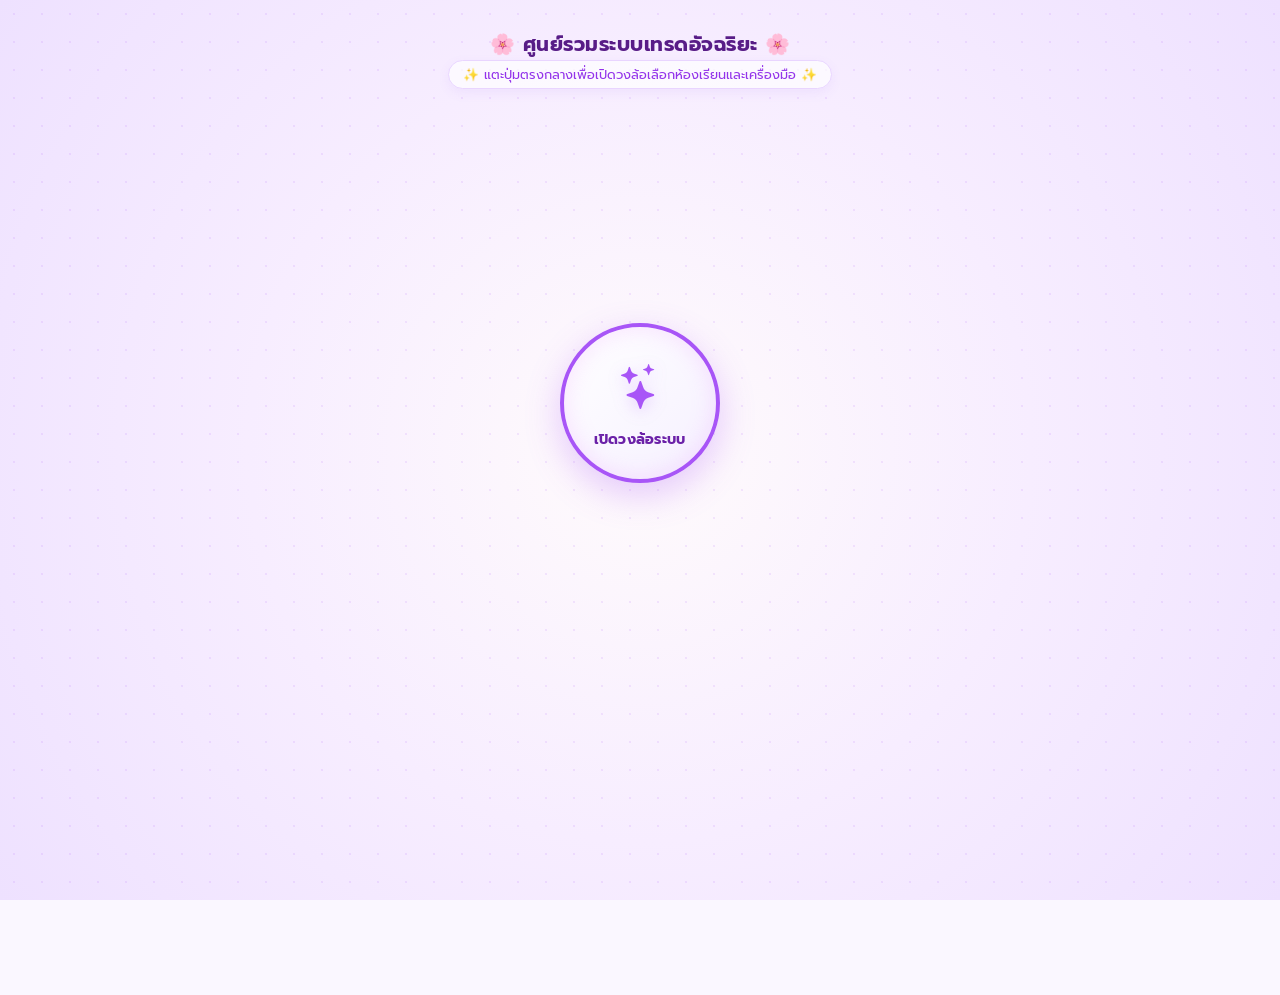
<file: index.html>
<!DOCTYPE html>
<html lang="th">
<head>
  <meta charset="UTF-8">
  <meta name="viewport" content="width=device-width, initial-scale=1.0, maximum-scale=1.0, user-scalable=no">
  <title>ศูนย์รวมระบบเทรดอัจฉริยะ - วงล้อเลือกเครื่องมือ</title>

  <link rel="preconnect" href="https://fonts.googleapis.com">
  <link rel="preconnect" href="https://fonts.gstatic.com" crossorigin>
  <link href="https://fonts.googleapis.com/css2?family=Prompt:wght@300;400;500;600;700&display=swap" rel="stylesheet">
  <link rel="stylesheet" href="https://cdn.jsdelivr.net/npm/bootstrap-icons@1.11.3/font/bootstrap-icons.min.css">
  <link href="https://cdn.jsdelivr.net/npm/bootstrap@5.3.3/dist/css/bootstrap.min.css" rel="stylesheet">
  <link rel="stylesheet" href="style.css">

  <style>
    body {
      background: radial-gradient(circle at center, #fffbfc 0%, #f7edff 50%, #eee1ff 100%);
      color: #3b0764;
      min-height: 100vh;
      display: flex;
      flex-direction: column;
      justify-content: center;
      align-items: center;
      overflow: hidden;
      position: relative;
    }

    .bg-grid {
      position: absolute;
      inset: 0;
      background-image: 
        radial-gradient(rgba(168, 85, 247, 0.12) 1.5px, transparent 1.5px);
      background-size: 28px 28px;
      pointer-events: none;
    }

    .header-tag {
      position: absolute;
      top: 32px;
      text-align: center;
      z-index: 10;
      padding: 0 16px;
      animation: fadeInDown 0.8s ease;
    }

    .header-tag h5 {
      font-weight: 700;
      color: #581c87;
      margin-bottom: 4px;
      font-size: 1.25rem;
      letter-spacing: 0.5px;
    }

    .header-tag p {
      font-size: 0.8rem;
      color: #9333ea;
      margin: 0;
      background: rgba(255, 255, 255, 0.7);
      padding: 4px 14px;
      border-radius: 20px;
      border: 1px solid #e9d5ff;
      box-shadow: 0 4px 12px rgba(139, 92, 246, 0.08);
    }

    .hub-center-launch {
      position: relative;
      z-index: 20;
      width: 160px;
      height: 160px;
      border-radius: 50%;
      background: linear-gradient(135deg, #ffffff 0%, #f5f0ff 100%);
      border: 4px solid #a855f7;
      box-shadow: 0 12px 35px rgba(168, 85, 247, 0.3), inset 0 0 25px rgba(232, 121, 249, 0.2);
      display: flex;
      flex-direction: column;
      justify-content: center;
      align-items: center;
      cursor: pointer;
      transition: all 0.35s cubic-bezier(0.175, 0.885, 0.32, 1.275);
      animation: floatBadge 3s ease-in-out infinite;
    }
    .hub-center-launch:hover {
      transform: scale(1.1) rotate(3deg);
      border-color: #9333ea;
      box-shadow: 0 18px 45px rgba(168, 85, 247, 0.45);
    }
    .hub-center-launch i {
      font-size: 2.8rem;
      color: #a855f7;
      transition: transform 0.4s;
      filter: drop-shadow(0 4px 8px rgba(168, 85, 247, 0.25));
    }
    .hub-center-launch:hover i {
      transform: scale(1.15) rotate(15deg);
    }
    .hub-center-launch span {
      font-size: 0.88rem;
      font-weight: 700;
      color: #6b21a8;
      margin-top: 6px;
      letter-spacing: 0.3px;
    }

    @keyframes floatBadge {
      0%, 100% { transform: translateY(0); }
      50% { transform: translateY(-8px); }
    }

    /* วงล้อเลือกระบบ (ครบ 8 ช่องตามเดิม) */
    .wheel-overlay {
      position: fixed;
      inset: 0;
      background: rgba(76, 29, 149, 0.55);
      backdrop-filter: blur(14px);
      -webkit-backdrop-filter: blur(14px);
      z-index: 100;
      display: flex;
      justify-content: center;
      align-items: center;
      opacity: 0;
      visibility: hidden;
      transition: opacity 0.3s ease, visibility 0.3s ease;
      touch-action: none;
    }
    .wheel-overlay.active { opacity: 1; visibility: visible; }

    .radial-container {
      position: relative;
      width: min(92vw, 470px);
      height: min(92vw, 470px);
      display: flex;
      justify-content: center;
      align-items: center;
      transform: scale(0.8);
      transition: transform 0.35s cubic-bezier(0.175, 0.885, 0.32, 1.275);
    }
    .wheel-overlay.active .radial-container { transform: scale(1); }

    .wheel-svg {
      width: 100%;
      height: 100%;
      position: absolute;
      inset: 0;
      filter: drop-shadow(0 12px 30px rgba(76, 29, 149, 0.25));
    }
    .wheel-slice {
      fill: #ffffff;
      stroke: #e9d5ff;
      stroke-width: 2;
      cursor: pointer;
      transition: all 0.18s ease-out;
    }
    .wheel-slice.active {
      fill: #f5f0ff;
      stroke: #a855f7;
      stroke-width: 3.5;
      filter: drop-shadow(0 0 12px rgba(168, 85, 247, 0.5));
    }
    .wheel-slice.empty-slot {
      fill: #fbf9ff;
      stroke: #f3e8ff;
    }
    .wheel-slice.empty-slot.active {
      fill: #f5f0ff;
      stroke: #d8b4fe;
    }

    .slice-icon-group {
      position: absolute;
      pointer-events: none;
      display: flex;
      flex-direction: column;
      align-items: center;
      justify-content: center;
      transform: translate(-50%, -50%);
      transition: transform 0.18s ease, color 0.18s ease;
      color: #7e22ce;
      text-align: center;
      width: 75px;
    }
    .slice-icon-group.active {
      color: #581c87;
      transform: translate(-50%, -50%) scale(1.15);
      font-weight: 700;
    }
    .slice-icon-group i { font-size: 1.4rem; margin-bottom: 2px; color: #a855f7; }
    .slice-icon-group.empty i { color: #d8b4fe; }
    .slice-icon-group span { font-size: 0.62rem; white-space: nowrap; font-weight: 600; }

    /* แกนกลาง Center HUD */
    .center-hud {
      position: relative;
      width: min(34vw, 165px);
      height: min(34vw, 165px);
      border-radius: 50%;
      background: linear-gradient(135deg, #ffffff, #fdf4ff);
      border: 4px solid #a855f7;
      box-shadow: 0 10px 30px rgba(168, 85, 247, 0.28);
      display: flex;
      flex-direction: column;
      justify-content: center;
      align-items: center;
      padding: 10px;
      text-align: center;
      z-index: 10;
      pointer-events: none;
    }
    .hud-cat {
      font-size: 0.62rem;
      color: #c084fc;
      font-weight: 700;
      text-transform: uppercase;
      letter-spacing: 0.5px;
    }
    .hud-title {
      font-size: 0.85rem;
      font-weight: 700;
      color: #581c87;
      margin: 2px 0 4px 0;
      white-space: nowrap;
    }
    .hud-desc {
      font-size: 0.62rem;
      color: #6b7280;
      line-height: 1.25;
      padding: 0 4px;
    }

    .close-btn {
      position: absolute;
      top: 24px;
      right: 24px;
      background: #ffffff;
      border: 2px solid #a855f7;
      color: #a855f7;
      width: 46px;
      height: 46px;
      border-radius: 50%;
      display: flex;
      align-items: center;
      justify-content: center;
      cursor: pointer;
      font-size: 1.2rem;
      transition: all 0.25s;
      z-index: 120;
      box-shadow: 0 4px 15px rgba(168, 85, 247, 0.2);
    }
    .close-btn:hover {
      background: #a855f7;
      color: #ffffff;
      transform: rotate(90deg) scale(1.05);
    }

    .bottom-hint {
      position: absolute;
      bottom: 28px;
      font-size: 0.75rem;
      color: #f3e8ff;
      text-align: center;
      width: 100%;
      font-weight: 500;
      background: rgba(88, 28, 135, 0.35);
      padding: 6px 0;
      backdrop-filter: blur(4px);
    }

    @keyframes fadeInDown {
      from { opacity: 0; transform: translateY(-15px); }
      to { opacity: 1; transform: translateY(0); }
    }
  </style>
</head>
<body>

  <div class="bg-grid"></div>

  <div class="header-tag">
    <h5>🌸 ศูนย์รวมระบบเทรดอัจฉริยะ 🌸</h5>
    <p>✨ แตะปุ่มตรงกลางเพื่อเปิดวงล้อเลือกห้องเรียนและเครื่องมือ ✨</p>
  </div>

  <button class="hub-center-launch" id="launchBtn" onclick="openWheel()">
    <i class="bi bi-stars"></i>
    <span>เปิดวงล้อระบบ</span>
  </button>

  <!-- OVERLAY WHEEL (ครบ 8 ช่อง: 3 ช่องจริง + 5 ช่องว่าง) -->
  <div class="wheel-overlay" id="wheelOverlay">
    <button class="close-btn" onclick="closeWheel()"><i class="bi bi-x-lg"></i></button>

    <div class="radial-container" id="radialContainer">
      <svg class="wheel-svg" viewBox="0 0 500 500" id="wheelSvg"></svg>
      <div id="iconsContainer"></div>

      <div class="center-hud">
        <span class="hud-cat" id="hudCat">ช่องที่ 1</span>
        <h4 class="hud-title" id="hudTitle">เรียนฟอเร็กซ์</h4>
        <span class="hud-desc" id="hudDesc">4 เสาหลัก, บันทึกเทรดส่วนตัว และคลังความรู้</span>
      </div>
    </div>

    <div class="bottom-hint">✨ เลื่อนเมาส์หรือลากนิ้วบนวงล้อเพื่อเลือก • แตะเพื่อเข้าสู่ระบบ ✨</div>
  </div>

  <script>
    // กลับมาครบ 8 ช่องเหมือนเดิม (3 ระบบจริง + 5 ช่องว่างที่เตรียมไว้)
    const wheelSlots = [
      { id: 0, title: "เรียนฟอเร็กซ์", cat: "ระบบหลัก 01", desc: "4 เสาหลัก, บันทึกเทรดส่วนตัว และคลังความรู้", icon: "bi-journal-bookmark-fill", link: "forex-lessons.html", empty: false },
      { id: 1, title: "10 สินทรัพย์โลก", cat: "ระบบวิเคราะห์ 02", desc: "กราฟสด 10 จอ: คู่เงินหลัก 7 คู่, ทองคำ, บิตคอยน์, น้ำมัน", icon: "bi-grid-1x2-fill", link: "multi-chart.html", empty: false },
      { id: 2, title: "เรดาร์ค่าเงิน", cat: "ระบบวิเคราะห์ 03", desc: "วัดความแข็งแกร่ง 8 สกุลเงิน & จับคู่เทรด Strong vs Weak", icon: "bi-speedometer2", link: "strength-meter.html", empty: false },
      { id: 3, title: "ช่องว่าง 4", cat: "พื้นที่ว่าง 04", desc: "พื้นที่ว่างเตรียมพัฒนาโปรเจกต์ใหม่", icon: "bi-plus-circle-dotted", link: "#", empty: true },
      { id: 4, title: "ช่องว่าง 5", cat: "พื้นที่ว่าง 05", desc: "พื้นที่ว่างเตรียมพัฒนาโปรเจกต์ใหม่", icon: "bi-plus-circle-dotted", link: "#", empty: true },
      { id: 5, title: "ช่องว่าง 6", cat: "พื้นที่ว่าง 06", desc: "พื้นที่ว่างเตรียมพัฒนาโปรเจกต์ใหม่", icon: "bi-plus-circle-dotted", link: "#", empty: true },
      { id: 6, title: "ช่องว่าง 7", cat: "พื้นที่ว่าง 07", desc: "พื้นที่ว่างเตรียมพัฒนาโปรเจกต์ใหม่", icon: "bi-plus-circle-dotted", link: "#", empty: true },
      { id: 7, title: "ช่องว่าง 8", cat: "พื้นที่ว่าง 08", desc: "พื้นที่ว่างเตรียมพัฒนาโปรเจกต์ใหม่", icon: "bi-plus-circle-dotted", link: "#", empty: true }
    ];

    let currentSelectedIdx = 0;
    const audioCtx = new (window.AudioContext || window.webkitAudioContext)();

    function playSoftSound(type) {
      if (audioCtx.state === 'suspended') audioCtx.resume();
      const osc = audioCtx.createOscillator();
      const gain = audioCtx.createGain();
      osc.connect(gain);
      gain.connect(audioCtx.destination);

      if (type === 'hover') {
        osc.type = 'sine';
        osc.frequency.setValueAtTime(659.25, audioCtx.currentTime);
        osc.frequency.exponentialRampToValueAtTime(987.77, audioCtx.currentTime + 0.05);
        gain.gain.setValueAtTime(0.03, audioCtx.currentTime);
        gain.gain.linearRampToValueAtTime(0, audioCtx.currentTime + 0.05);
        osc.start();
        osc.stop(audioCtx.currentTime + 0.05);
      } else if (type === 'open') {
        osc.type = 'triangle';
        osc.frequency.setValueAtTime(350, audioCtx.currentTime);
        osc.frequency.exponentialRampToValueAtTime(700, audioCtx.currentTime + 0.12);
        gain.gain.setValueAtTime(0.05, audioCtx.currentTime);
        gain.gain.linearRampToValueAtTime(0, audioCtx.currentTime + 0.12);
        osc.start();
        osc.stop(audioCtx.currentTime + 0.12);
      }
    }

    function initWheel() {
      const svg = document.getElementById('wheelSvg');
      const iconsBox = document.getElementById('iconsContainer');
      const cx = 250, cy = 250;
      const rIn = 100;
      const rOut = 236;
      const numSlots = wheelSlots.length; // 8 ช่อง
      const angleStep = 360 / numSlots;
      const gap = 2.8;

      svg.innerHTML = '';
      iconsBox.innerHTML = '';

      wheelSlots.forEach((slot, i) => {
        const startAngle = i * angleStep - 90 + gap / 2;
        const endAngle = (i + 1) * angleStep - 90 - gap / 2;

        const pathD = describeArc(cx, cy, rIn, rOut, startAngle, endAngle);
        const path = document.createElementNS("http://www.w3.org/2000/svg", "path");
        path.setAttribute("d", pathD);
        path.setAttribute("class", `wheel-slice slice-${i} ${slot.empty ? 'empty-slot' : ''}`);
        path.setAttribute("id", `slice-${i}`);
        path.onclick = () => executeSlot(i);
        svg.appendChild(path);

        const midAngle = (startAngle + endAngle) / 2;
        const iconRadius = (rIn + rOut) / 2;
        const iconPos = polarToCartesian(cx, cy, iconRadius, midAngle);

        const iconGroup = document.createElement('div');
        iconGroup.className = `slice-icon-group icon-group-${i} ${slot.empty ? 'empty' : ''}`;
        iconGroup.id = `icon-${i}`;
        iconGroup.style.left = `${(iconPos.x / 500) * 100}%`;
        iconGroup.style.top = `${(iconPos.y / 500) * 100}%`;
        iconGroup.innerHTML = `<i class="bi ${slot.icon}"></i><span>${slot.title}</span>`;
        iconsBox.appendChild(iconGroup);
      });

      selectSlot(0);
    }

    function polarToCartesian(cx, cy, r, angleInDegrees) {
      const rad = (angleInDegrees * Math.PI) / 180.0;
      return { x: cx + r * Math.cos(rad), y: cy + r * Math.sin(rad) };
    }

    function describeArc(x, y, rIn, rOut, startAngle, endAngle) {
      const p1 = polarToCartesian(x, y, rOut, startAngle);
      const p2 = polarToCartesian(x, y, rOut, endAngle);
      const p3 = polarToCartesian(x, y, rIn, endAngle);
      const p4 = polarToCartesian(x, y, rIn, startAngle);
      return `M ${p1.x} ${p1.y} A ${rOut} ${rOut} 0 0 1 ${p2.x} ${p2.y} L ${p3.x} ${p3.y} A ${rIn} ${rIn} 0 0 0 ${p4.x} ${p4.y} Z`;
    }

    function selectSlot(idx) {
      if (currentSelectedIdx !== idx) playSoftSound('hover');
      currentSelectedIdx = idx;

      document.querySelectorAll('.wheel-slice').forEach(s => s.classList.remove('active'));
      document.querySelectorAll('.slice-icon-group').forEach(ic => ic.classList.remove('active'));

      const activeSlice = document.getElementById(`slice-${idx}`);
      const activeIcon = document.getElementById(`icon-${idx}`);
      if (activeSlice) activeSlice.classList.add('active');
      if (activeIcon) activeIcon.classList.add('active');

      const data = wheelSlots[idx];
      document.getElementById('hudCat').innerText = data.cat;
      document.getElementById('hudTitle').innerText = data.title;
      document.getElementById('hudDesc').innerText = data.desc;
    }

    function executeSlot(idx) {
      const data = wheelSlots[idx];
      if (data && data.link && data.link !== '#') {
        window.location.href = data.link;
      } else {
        alert('🌸 ' + data.title + ' เป็นช่องว่างที่เปิดไว้ให้คุณนำไปใส่ระบบหรือโปรเจกต์ใหม่ได้เลยค่ะ');
      }
    }

    function handlePointerMove(clientX, clientY) {
      const container = document.getElementById('radialContainer');
      const rect = container.getBoundingClientRect();
      const cx = rect.left + rect.width / 2;
      const cy = rect.top + rect.height / 2;

      const dx = clientX - cx;
      const dy = clientY - cy;
      const dist = Math.sqrt(dx * dx + dy * dy);

      if (dist > 45) {
        let angle = Math.atan2(dy, dx) * (180 / Math.PI) + 90;
        if (angle < 0) angle += 360;

        const numSlots = wheelSlots.length;
        const step = 360 / numSlots;
        const targetIdx = Math.floor(angle / step) % numSlots;

        selectSlot(targetIdx);
      }
    }

    const overlay = document.getElementById('wheelOverlay');
    overlay.addEventListener('mousemove', (e) => handlePointerMove(e.clientX, e.clientY));
    overlay.addEventListener('touchmove', (e) => {
      if (e.touches.length > 0) handlePointerMove(e.touches[0].clientX, e.touches[0].clientY);
    }, { passive: true });

    overlay.addEventListener('click', (e) => {
      if (e.target === overlay || e.target.classList.contains('wheel-slice') || e.target.closest('.center-hud')) {
        executeSlot(currentSelectedIdx);
      }
    });

    function openWheel() {
      overlay.classList.add('active');
      playSoftSound('open');
    }

    function closeWheel() {
      overlay.classList.remove('active');
    }

    document.addEventListener('keydown', (e) => {
      if (e.key === 'Escape') closeWheel();
    });

    document.addEventListener('DOMContentLoaded', initWheel);
  </script>
</body>
</html>
</file>
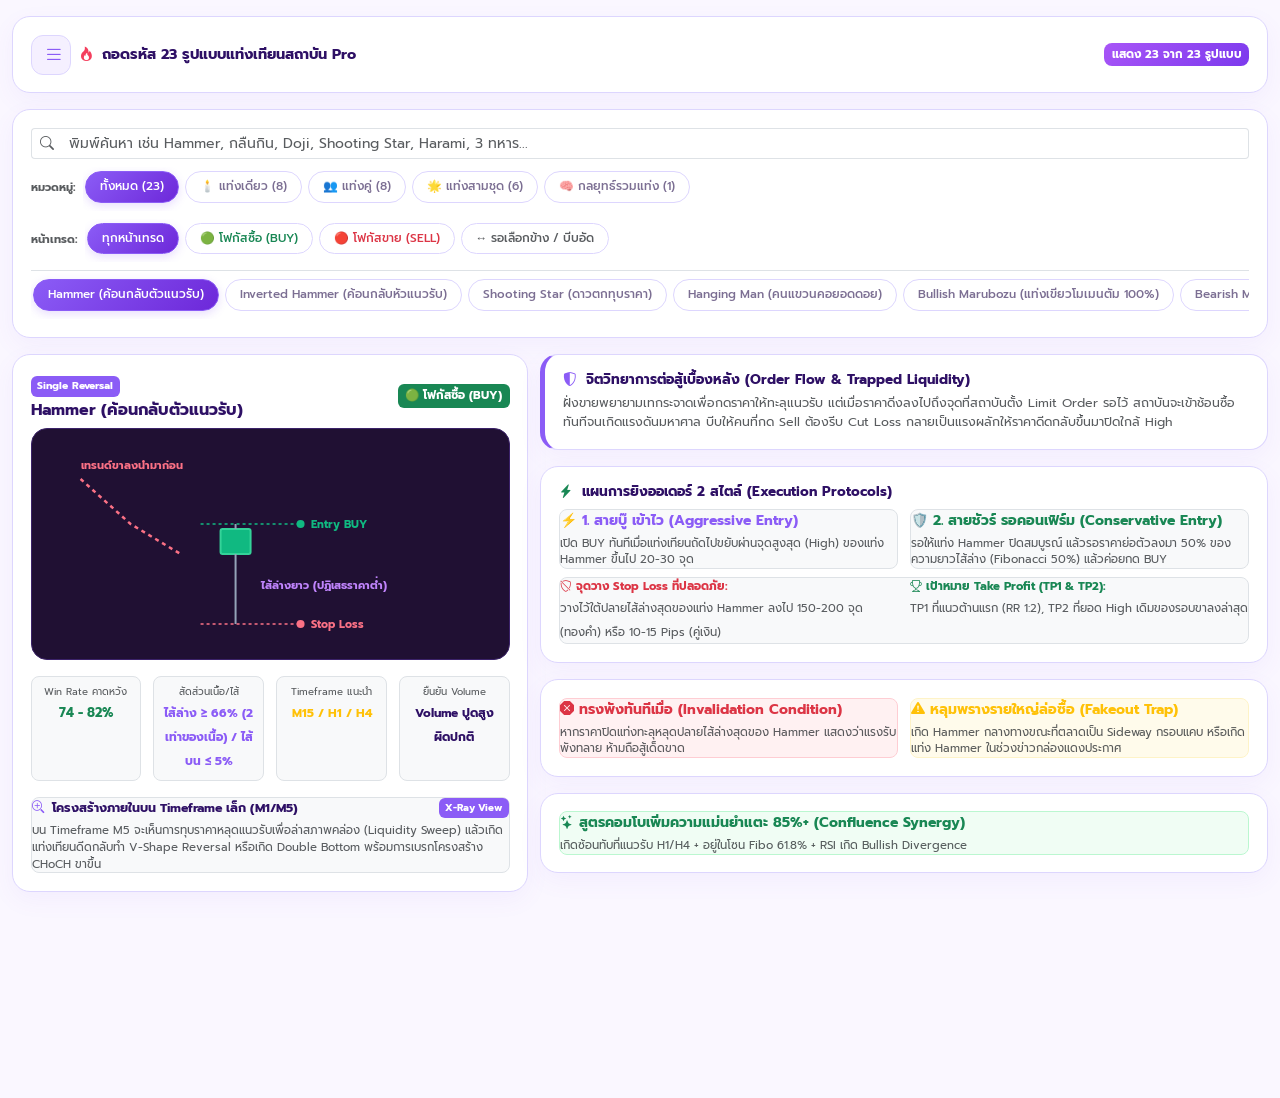
<file: candlestick-lab.html>
<!DOCTYPE html>
<html lang="th">
<head>
  <meta charset="UTF-8">
  <meta name="viewport" content="width=device-width, initial-scale=1.0, maximum-scale=1.0, user-scalable=no">
  <title>จิตวิทยา 23 รูปแบบแท่งเทียนสถาบัน - Candlestick Masterclass Pro (10000% Deep Edition)</title>

  <!-- Bootstrap 5 CSS & Icons -->
  <link href="https://cdn.jsdelivr.net/npm/bootstrap@5.3.3/dist/css/bootstrap.min.css" rel="stylesheet">
  <link href="https://cdn.jsdelivr.net/npm/bootstrap-icons@1.11.3/font/bootstrap-icons.css" rel="stylesheet">
  <!-- Google Font: Prompt -->
  <link rel="preconnect" href="https://fonts.googleapis.com">
  <link rel="preconnect" href="https://fonts.gstatic.com" crossorigin>
  <link href="https://fonts.googleapis.com/css2?family=Prompt:wght@300;400;500;600;700&display=swap" rel="stylesheet">
  <link rel="stylesheet" href="style.css">
</head>
<body>

  <!-- ==================== TOP HEADER ==================== -->
  <header class="container pt-3">
    <div class="base-card d-flex justify-content-between align-items-center flex-wrap gap-2">
      <div class="d-flex align-items-center gap-2">
        <button class="btn btn-hamburger" type="button" data-bs-toggle="offcanvas" data-bs-target="#sidebarMenu">
          <i class="bi bi-list fs-5"></i>
        </button>
        <span class="fw-bold" style="font-size: 0.9rem; color: var(--text-main);">
          <i class="bi bi-fire me-1" style="color: var(--bear-red);"></i> ถอดรหัส 23 รูปแบบแท่งเทียนสถาบัน Pro
        </span>
      </div>

      <span class="badge px-2.5 py-1.5 rounded-3 text-white" id="total-count-badge" style="background: linear-gradient(135deg, #a855f7, #7c3aed); font-size: 0.72rem;">
        23 รูปแบบแท่งเทียน 10000%
      </span>
    </div>
  </header>

  <!-- ==================== OFFCANVAS SIDEBAR ==================== -->
  <div class="offcanvas offcanvas-start text-light" tabindex="-1" id="sidebarMenu" style="width: 350px;">
    <div class="offcanvas-header border-bottom bg-light">
      <h6 class="offcanvas-title fw-bold mb-0" style="color: var(--text-main);">
        <i class="bi bi-grid-fill me-1" style="color: var(--primary-purple);"></i> สารบัญระบบเทรดครบวงจร
      </h6>
      <button type="button" class="btn-close" data-bs-dismiss="offcanvas"></button>
    </div>
    <div class="offcanvas-body p-3"></div>
  </div>

  <!-- ==================== MAIN CONTENT ==================== -->
  <main class="container mt-3">

    <!-- 1. แถบควบคุม: ค้นหา & หมวดหมู่ & ทิศทาง BUY/SELL -->
    <div class="base-card mb-3">
      
      <!-- ช่องค้นหา Real-time -->
      <div class="mb-2">
        <div class="input-group input-group-sm">
          <span class="input-group-text bg-white text-muted border-end-0"><i class="bi bi-search"></i></span>
          <input type="text" id="candleSearch" class="form-control border-start-0" placeholder="พิมพ์ค้นหา เช่น Hammer, กลืนกิน, Doji, Shooting Star, Harami, 3 ทหาร..." onkeyup="filterCandles()">
        </div>
      </div>

      <!-- แถบเลือกหมวดหมู่แท่งเทียน -->
      <div class="d-flex align-items-center gap-2 mb-2">
        <small class="text-muted fw-bold" style="font-size: 0.7rem; flex-shrink: 0;">หมวดหมู่:</small>
        <div class="horizontal-scroll" id="catBar">
          <button class="cat-btn active" onclick="filterCategory('all', this)">ทั้งหมด (23)</button>
          <button class="cat-btn" onclick="filterCategory('single', this)">🕯️ แท่งเดี่ยว (8)</button>
          <button class="cat-btn" onclick="filterCategory('dual', this)">👥 แท่งคู่ (8)</button>
          <button class="cat-btn" onclick="filterCategory('triple', this)">🌟 แท่งสามชุด (6)</button>
          <button class="cat-btn" onclick="filterCategory('advanced', this)">🧠 กลยุทธ์รวมแท่ง (1)</button>
        </div>
      </div>

      <!-- แถบกรองหน้า BUY / SELL -->
      <div class="d-flex align-items-center gap-2 mb-2">
        <small class="text-muted fw-bold" style="font-size: 0.7rem; flex-shrink: 0;">หน้าเทรด:</small>
        <div class="horizontal-scroll" id="dirBar">
          <button class="cat-btn active" onclick="filterDirection('all', this)">ทุกหน้าเทรด</button>
          <button class="cat-btn text-success" onclick="filterDirection('buy', this)">🟢 โฟกัสซื้อ (BUY)</button>
          <button class="cat-btn text-danger" onclick="filterDirection('sell', this)">🔴 โฟกัสขาย (SELL)</button>
          <button class="cat-btn text-muted" onclick="filterDirection('neutral', this)">↔️ รอเลือกข้าง / บีบอัด</button>
        </div>
      </div>

      <!-- รายชื่อปุ่มแท่งเทียนทั้งหมด 23 รูปแบบ -->
      <div class="horizontal-scroll border-top pt-2" id="candleButtons"></div>
    </div>

    <!-- 2. กล่องแสดงพิมพ์เขียวรายละเอียด 10,000% -->
    <div class="row g-3">
      
      <!-- ฝั่งซ้าย: Diagram SVG + สถิติสัดส่วนแท่ง + โครงสร้างคลื่นย่อย M1/M5 -->
      <div class="col-lg-5">
        <div class="base-card mb-3">
          
          <div class="d-flex justify-content-between align-items-center mb-2">
            <div>
              <span class="badge text-white" style="background-color: var(--primary-purple); font-size: 0.65rem;" id="c-type-badge">Single Reversal</span>
              <h6 class="fw-bold mb-0 mt-1" style="color: var(--text-main);" id="c-title">Hammer (ค้อนกลับตัว)</h6>
            </div>
            <span class="badge" id="c-direction" style="font-size: 0.72rem;">🟢 หน้า BUY</span>
          </div>

          <!-- กล่องเวกเตอร์ Diagram SVG สด คมชัด ไม่ตกขอบ -->
          <div class="diagram-container my-2" id="diagram-box"></div>

          <!-- ตารางสถิติ & สัดส่วนตัวเลขแท่งเทียนเชิงคณิตศาสตร์ -->
          <div class="row g-2 text-center mt-2">
            <div class="col-6 col-md-3">
              <div class="p-2 border rounded-3 h-100 bg-light">
                <small class="text-muted d-block" style="font-size: 0.62rem;">Win Rate คาดหวัง</small>
                <strong class="text-success" id="c-winrate" style="font-size: 0.8rem;">74 - 82%</strong>
              </div>
            </div>
            <div class="col-6 col-md-3">
              <div class="p-2 border rounded-3 h-100 bg-light">
                <small class="text-muted d-block" style="font-size: 0.62rem;">สัดส่วนเนื้อ/ไส้</small>
                <strong style="color: var(--primary-purple); font-size: 0.75rem;" id="c-ratio">ไส้ ≥ 66%</strong>
              </div>
            </div>
            <div class="col-6 col-md-3">
              <div class="p-2 border rounded-3 h-100 bg-light">
                <small class="text-muted d-block" style="font-size: 0.62rem;">Timeframe แนะนำ</small>
                <strong class="text-warning" id="c-tf" style="font-size: 0.75rem;">M15 / H1 / H4</strong>
              </div>
            </div>
            <div class="col-6 col-md-3">
              <div class="p-2 border rounded-3 h-100 bg-light">
                <small class="text-muted d-block" style="font-size: 0.62rem;">ยืนยัน Volume</small>
                <strong style="color: var(--text-main); font-size: 0.75rem;" id="c-volume">Volume พุ่งสูง</strong>
              </div>
            </div>
          </div>

          <!-- โครงสร้างคลื่นย่อยระดับจุลภาคใน Timeframe เล็ก (M1/M5 Sub-structure Breakdown) -->
          <div class="p-2.5 rounded-3 border mt-3 bg-light">
            <div class="d-flex justify-content-between align-items-center mb-1">
              <strong style="font-size: 0.78rem; color: var(--text-main);">
                <i class="bi bi-zoom-in me-1" style="color: var(--primary-purple);"></i> โครงสร้างภายในบน Timeframe เล็ก (M1/M5)
              </strong>
              <span class="badge text-white" style="background-color: var(--primary-purple); font-size: 0.62rem;">X-Ray View</span>
            </div>
            <p class="text-muted mb-0" id="c-internal" style="font-size: 0.72rem; line-height: 1.45;">-</p>
          </div>

        </div>
      </div>

      <!-- ฝั่งขวา: จิตวิทยา 10,000% + แผนยิงออเดอร์ 2 สไตล์ + จุดตายที่ต้องระวัง + Confluence Matrix -->
      <div class="col-lg-7">
        
        <!-- 1. จิตวิทยาและการต่อสู้ของเม็ดเงินสถาบัน (Order Flow & Psychology) -->
        <div class="base-card mb-3" style="border-left: 5px solid var(--primary-purple);">
          <h6 class="fw-bold mb-1" style="font-size: 0.85rem; color: var(--text-main);">
            <i class="bi bi-shield-shaded me-1" style="color: var(--primary-purple);"></i> จิตวิทยาการต่อสู้เบื้องหลัง (Order Flow & Trapped Liquidity)
          </h6>
          <p id="c-psychology" class="small text-muted mb-0" style="font-size: 0.78rem; line-height: 1.55;">-</p>
        </div>

        <!-- 2. แผนเข้าเทรด 2 รูปแบบ: Aggressive vs Conservative -->
        <div class="base-card mb-3 bg-white">
          <h6 class="fw-bold mb-2" style="font-size: 0.85rem; color: var(--text-main);">
            <i class="bi bi-lightning-charge-fill text-success me-1"></i> แผนการยิงออเดอร์ 2 สไตล์ (Execution Protocols)
          </h6>
          
          <div class="row g-2 mb-2">
            <div class="col-md-6">
              <div class="p-2.5 rounded-3 border h-100 bg-light">
                <strong style="color: var(--primary-purple);" class="d-block mb-1 small">
                  ⚡ 1. สายบู๊ เข้าไว (Aggressive Entry)
                </strong>
                <p class="text-muted mb-0" id="c-entry-agg" style="font-size: 0.72rem; line-height: 1.45;">-</p>
              </div>
            </div>
            <div class="col-md-6">
              <div class="p-2.5 rounded-3 border h-100 bg-light">
                <strong class="text-success d-block mb-1 small">
                  🛡️ 2. สายชัวร์ รอคอนเฟิร์ม (Conservative Entry)
                </strong>
                <p class="text-muted mb-0" id="c-entry-con" style="font-size: 0.72rem; line-height: 1.45;">-</p>
              </div>
            </div>
          </div>

          <!-- กฎการตั้ง SL และเป้าหมาย TP -->
          <div class="p-2.5 rounded-3 border bg-light">
            <div class="row g-2">
              <div class="col-sm-6 border-end-sm">
                <small class="text-danger fw-bold d-block" style="font-size: 0.72rem;"><i class="bi bi-shield-slash"></i> จุดวาง Stop Loss ที่ปลอดภัย:</small>
                <span class="text-muted" id="c-sl-rule" style="font-size: 0.72rem;">-</span>
              </div>
              <div class="col-sm-6">
                <small class="text-success fw-bold d-block" style="font-size: 0.72rem;"><i class="bi bi-trophy"></i> เป้าหมาย Take Profit (TP1 & TP2):</small>
                <span class="text-muted" id="c-tp-rule" style="font-size: 0.72rem;">-</span>
              </div>
            </div>
          </div>
        </div>

        <!-- 3. เงื่อนไขที่ทำให้ทรงพัง & หลุมพรางที่เม่าติดดอย -->
        <div class="base-card mb-3">
          <div class="row g-2">
            <div class="col-md-6">
              <div class="p-2.5 border rounded-3 h-100" style="background-color: #fff1f2; border-color: #fecdd3 !important;">
                <strong class="text-danger d-block mb-1 small">
                  <i class="bi bi-x-octagon-fill"></i> ทรงพังทันทีเมื่อ (Invalidation Condition)
                </strong>
                <p id="c-invalidation" class="text-muted mb-0" style="font-size: 0.72rem; line-height: 1.45;">-</p>
              </div>
            </div>
            <div class="col-md-6">
              <div class="p-2.5 border rounded-3 h-100" style="background-color: #fffbeb; border-color: #fef3c7 !important;">
                <strong class="text-warning d-block mb-1 small">
                  <i class="bi bi-exclamation-triangle-fill"></i> หลุมพรางรายใหญ่ล่อซื้อ (Fakeout Trap)
                </strong>
                <p id="c-pitfall" class="text-muted mb-0" style="font-size: 0.72rem; line-height: 1.45;">-</p>
              </div>
            </div>
          </div>
        </div>

        <!-- 4. ตัวเสริมความแม่นยำ (Confluence Matrix) -->
        <div class="base-card">
          <div class="p-2.5 border rounded-3" style="background-color: #f0fdf4; border-color: #bbf7d0 !important;">
            <strong class="text-success d-block mb-1 small">
              <i class="bi bi-stars"></i> สูตรคอมโบเพิ่มความแม่นยำแตะ 85%+ (Confluence Synergy)
            </strong>
            <p id="c-confluence" class="text-muted mb-0" style="font-size: 0.72rem; line-height: 1.45;">-</p>
          </div>
        </div>

      </div>

    </div>

  </main>

  <!-- JS SCRIPTS -->
  <script src="https://cdn.jsdelivr.net/npm/bootstrap@5.3.3/dist/js/bootstrap.bundle.min.js"></script>
  <script src="workspace-core.js"></script>

  <!-- Complete 23 Candlesticks Database & Engine (10,000% Deep Edition) -->
  <script>
    let currentCandle = 'hammer';
    let currentCategory = 'all';
    let currentDirection = 'all';

    const candleData = {
      // ================= 1. SINGLE CANDLESTICKS (8 รูปแบบ) =================
      hammer: {
        name: "Hammer (ค้อนกลับตัวแนวรับ)", category: "single", direction: "buy", typeBadge: "Single Reversal", dirClass: "bg-success text-white",
        winrate: "74 - 82%", ratio: "ไส้ล่าง ≥ 66% (2 เท่าของเนื้อ) / ไส้บน ≤ 5%", tf: "M15 / H1 / H4", volume: "Volume ปูดสูงผิดปกติ",
        svg: `<svg viewBox="0 0 440 210" fill="none"><path d="M 30 40 L 80 85 L 130 115" stroke="#fb7185" stroke-width="2.5" stroke-dasharray="4"/><text x="30" y="30" fill="#fb7185" font-size="11" font-weight="bold">เทรนด์ขาลงนำมาก่อน</text><rect x="170" y="90" width="30" height="25" fill="#10b981" stroke="#34d399" stroke-width="2" rx="2"/><line x1="185" y1="85" x2="185" y2="90" stroke="#94a3b8" stroke-width="2"/><line x1="185" y1="115" x2="185" y2="185" stroke="#94a3b8" stroke-width="2"/><text x="210" y="150" fill="#c084fc" font-size="11" font-weight="bold">ไส้ล่างยาว (ปฏิเสธราคาต่ำ)</text><line x1="150" y1="85" x2="250" y2="85" stroke="#10b981" stroke-dasharray="3" stroke-width="1.5"/><circle cx="250" cy="85" r="4" fill="#10b981"/><text x="260" y="89" fill="#10b981" font-size="11" font-weight="bold">Entry BUY</text><line x1="150" y1="185" x2="250" y2="185" stroke="#fb7185" stroke-dasharray="3" stroke-width="1.5"/><circle cx="250" cy="185" r="4" fill="#fb7185"/><text x="260" y="189" fill="#fb7185" font-size="11" font-weight="bold">Stop Loss</text></svg>`,
        internal: "บน Timeframe M5 จะเห็นการทุบราคาหลุดแนวรับเพื่อล่าสภาพคล่อง (Liquidity Sweep) แล้วเกิดแท่งเทียนดีดกลับทำ V-Shape Reversal หรือเกิด Double Bottom พร้อมการเบรกโครงสร้าง CHoCH ขาขึ้น",
        psychology: "ฝั่งขายพยายามเทกระจาดเพื่อกดราคาให้ทะลุแนวรับ แต่เมื่อราคาดิ่งลงไปถึงจุดที่สถาบันตั้ง Limit Order รอไว้ สถาบันจะเข้าช้อนซื้อทันทีจนเกิดแรงดันมหาศาล บีบให้คนที่กด Sell ต้องรีบ Cut Loss กลายเป็นแรงผลักให้ราคาดีดกลับขึ้นมาปิดใกล้ High",
        entryAgg: "เปิด BUY ทันทีเมื่อแท่งเทียนถัดไปขยับผ่านจุดสูงสุด (High) ของแท่ง Hammer ขึ้นไป 20-30 จุด",
        entryCon: "รอให้แท่ง Hammer ปิดสมบูรณ์ แล้วรอราคาย่อตัวลงมา 50% ของความยาวไส้ล่าง (Fibonacci 50%) แล้วค่อยกด BUY",
        slRule: "วางไว้ใต้ปลายไส้ล่างสุดของแท่ง Hammer ลงไป 150-200 จุด (ทองคำ) หรือ 10-15 Pips (คู่เงิน)",
        tpRule: "TP1 ที่แนวต้านแรก (RR 1:2), TP2 ที่ยอด High เดิมของรอบขาลงล่าสุด",
        invalidation: "หากราคาปิดแท่งทะลุหลุดปลายไส้ล่างสุดของ Hammer แสดงว่าแรงรับพังทลาย ห้ามถือสู้เด็ดขาด",
        pitfall: "เกิด Hammer กลางทางขณะที่ตลาดเป็น Sideway กรอบแคบ หรือเกิดแท่ง Hammer ในช่วงข่าวกล่องแดงประกาศ",
        confluence: "เกิดซ้อนทับที่แนวรับ H1/H4 + อยู่ในโซน Fibo 61.8% + RSI เกิด Bullish Divergence"
      },

      inverted_hammer: {
        name: "Inverted Hammer (ค้อนกลับหัวแนวรับ)", category: "single", direction: "buy", typeBadge: "Single Reversal", dirClass: "bg-success text-white",
        winrate: "70 - 76%", ratio: "ไส้บน ≥ 66% / เนื้อเทียนอยู่ล่างสุด / เกิดที่แนวรับ", tf: "M15 / H1", volume: "Volume สะสมเริ่มเข้า",
        svg: `<svg viewBox="0 0 440 210" fill="none"><path d="M 30 40 L 80 85 L 130 115" stroke="#fb7185" stroke-width="2.5" stroke-dasharray="4"/><text x="30" y="30" fill="#fb7185" font-size="11">ขาลงนำมาก่อน</text><line x1="185" y1="25" x2="185" y2="95" stroke="#94a3b8" stroke-width="2"/><rect x="170" y="95" width="30" height="25" fill="#10b981" stroke="#34d399" stroke-width="2" rx="2"/><text x="210" y="60" fill="#10b981" font-size="11" font-weight="bold">แรงซื้อเริ่มทดสอบดันราคา</text><line x1="150" y1="25" x2="250" y2="25" stroke="#10b981" stroke-dasharray="3"/><text x="260" y="29" fill="#10b981" font-size="11" font-weight="bold">Entry BUY เมื่อแท่ง 2 เบรก</text></svg>`,
        internal: "ใน TF ย่อย M5 ฝั่งซื้อเริ่มทดสอบดันราคาทะลุแนวต้านย่อย แม้จะโดนเทขายกดกลับมา แต่สามารถสร้างฐานยก Low สูงขึ้นได้สำเร็จ",
        psychology: "แรงซื้อเริ่มแสดงตัวเป็นครั้งแรกหลังจากเทรนด์ขาลงยาวนาน แม้จะยังโดนแรงขายกดกลับลงมาปิดต่ำ แต่เป็นการส่งสัญญาณว่ามี 'ผู้ซื้อรายใหญ่เริ่มเข้ามาทดสอบสภาพคล่องฝั่งบน'",
        entryAgg: "เปิด BUY เมื่อแท่งถัดไปปิดแท่งเขียวและทะลุยอด High ของ Inverted Hammer",
        entryCon: "รอแท่งที่ 2 ปิดเขียวยืนยันเป็น Bullish Confirmation แล้วเข้าที่ราคาเปิดแท่ง 3",
        slRule: "วางใต้จุดต่ำสุด (Low) ของแท่ง Inverted Hammer 150 จุด",
        tpRule: "TP ที่แนวต้านถัดไปหรือจุดเริ่มของแท่งเทขายรอบก่อนหน้า",
        invalidation: "แท่งถัดไปปิดแท่งแดงทะลุหลุดฐาน Low เดิม",
        pitfall: "สับสนระหว่าง Inverted Hammer (เกิดที่แนวรับ = กลับตัวขึ้น) กับ Shooting Star (เกิดที่แนวต้าน = ทุบลง)",
        confluence: "เกิดที่ Demand Zone + เส้น Stochastics ตัดขึ้นจากโซน Oversold (<20)"
      },

      shooting_star: {
        name: "Shooting Star (ดาวตกทุบราคา)", category: "single", direction: "sell", typeBadge: "Single Reversal", dirClass: "bg-danger text-white",
        winrate: "75 - 83%", ratio: "ไส้บน ≥ 66% (2 เท่าเนื้อ) / ไส้ล่าง ≤ 5%", tf: "M15 / H1 / H4", volume: "Volume เทขายสูงมาก",
        svg: `<svg viewBox="0 0 440 210" fill="none"><path d="M 30 170 L 80 125 L 130 95" stroke="#10b981" stroke-width="2.5" stroke-dasharray="4"/><text x="30" y="190" fill="#10b981" font-size="11">ขาขึ้นนำมาก่อน</text><line x1="185" y1="25" x2="185" y2="95" stroke="#94a3b8" stroke-width="2"/><rect x="170" y="95" width="30" height="25" fill="#fb7185" stroke="#f43f5e" stroke-width="2" rx="2"/><text x="210" y="60" fill="#fb7185" font-size="11" font-weight="bold">ทุบปฏิเสธราคาสูง</text><line x1="150" y1="125" x2="250" y2="125" stroke="#10b981" stroke-dasharray="3"/><text x="260" y="129" fill="#10b981" font-size="11" font-weight="bold">Entry SELL (หลุด Low)</text></svg>`,
        internal: "ใน TF M5 ราคาทำ False Breakout ทะลุ High เดิม ล่อให้คนตาม BUY จากนั้นโดนเทขายสวนกลับแบบแท่งแดงยาวทะลุแนวรับย่อย (CHoCH ขาลง)",
        psychology: "รายย่อยไล่ราคาซื้อที่ยอดดอย สถาบันใช้จังหวะนี้ปล่อยของและเปิดออเดอร์ SELL หนักหน่วง ตบราคาร่วงกลับลงมาปิดต่ำสุดของแท่ง บังคับให้ขา BUY ติดดอยและยอมคายของ",
        entryAgg: "เปิด SELL ทันทีเมื่อราคาหลุดจุดต่ำสุด (Low) ของแท่ง Shooting Star",
        entryCon: "รอแท่งถัดไปปิดแท่งแดงคอนเฟิร์ม แล้วรอราคาย่อตัวขึ้นมาทดสอบ 50% ของเนื้อ/ไส้",
        slRule: "วางไว้เหนือยอดไส้บนสุด 150-200 จุด",
        tpRule: "TP1 ที่แนวรับแรก, TP2 ที่ฐานจุดเริ่มของรอบขาขึ้น",
        invalidation: "ราคาปิดแท่งทะลุยอดไส้บนสุดขึ้นไปได้",
        pitfall: "กด SELL สวนในขณะที่ตลาดเป็น Super Trend ขาขึ้นรุนแรงที่มีข่าวหนุนหลัง",
        confluence: "ชน Supply Zone H4 + ชน Fibo 78.6% (OTE) + RSI Overbought (>70) เกิด Bearish Divergence"
      },

      hanging_man: {
        name: "Hanging Man (คนแขวนคอยอดดอย)", category: "single", direction: "sell", typeBadge: "Single Reversal", dirClass: "bg-danger text-white",
        winrate: "70 - 75%", ratio: "ไส้ล่างยาว 2-3 เท่า / เนื้อเล็กอยู่บนสุด / เกิดที่แนวต้าน", tf: "H1 / H4 / D1", volume: "Volume ฝั่งขายเริ่มแทรกซึม",
        svg: `<svg viewBox="0 0 440 210" fill="none"><path d="M 30 170 L 80 125 L 130 95" stroke="#10b981" stroke-width="2.5" stroke-dasharray="4"/><text x="30" y="190" fill="#10b981" font-size="11">ขาขึ้นนำมาก่อน</text><rect x="170" y="90" width="30" height="25" fill="#fb7185" stroke="#f43f5e" stroke-width="2" rx="2"/><line x1="185" y1="115" x2="185" y2="185" stroke="#94a3b8" stroke-width="2"/><text x="210" y="150" fill="#fb7185" font-size="11" font-weight="bold">แรงขายทุบลงลึกเป็นครั้งแรก</text></svg>`,
        internal: "ใน TF เล็ก M5 มีการทุบราคาหลุดแนวรับย่อยลงไปอย่างรุนแรง แม้จะถูกดันกลับขึ้นมาได้ แต่แสดงว่าแนวรับเริ่มปริแตกและมีคนเทขายก้อนใหญ่",
        psychology: "แม้จะดูเหมือน Hammer แต่การที่ไส้ล่างยาวเกิดขึ้นที่ 'ยอดดอย' แปลว่าเริ่มมีผู้เล่นรายใหญ่เทขายทำกำไรออกมาอย่างหนักหน่วงจนราคาร่วงลงไปลึก เป็นสัญญาณเตือนว่าผู้ซื้อเริ่มคุมตลาดไม่อยู่",
        entryAgg: "ต้องรอแท่งถัดไปปิดแท่งแดงต่ำกว่าเนื้อเทียนของ Hanging Man จึงจะเปิด SELL ได้ (ห้ามเข้าทันที)",
        entryCon: "รอแท่งเทียนปิดหลุด Low ของ Hanging Man แล้วเข้า SELL",
        slRule: "วางเหนือยอด High ของ Hanging Man 150 จุด",
        tpRule: "TP ที่แนวรับสำคัญด้านล่าง",
        invalidation: "แท่งถัดไปปิดเขียวใหญ่ทะลุ High ของ Hanging Man",
        pitfall: "หลงคิดว่าเป็น Hammer แล้วเผลอไปกด BUY ซ้ำบนยอดดอย",
        confluence: "เกิดที่แนวต้านใหญ่ D1 + ปริมาณ Open Interest หรือ Volume ฝั่งซื้อเริ่มหดตัว"
      },

      marubozu_bull: {
        name: "Bullish Marubozu (แท่งเขียวโมเมนตัม 100%)", category: "single", direction: "buy", typeBadge: "Momentum Breakout", dirClass: "bg-success text-white",
        winrate: "76 - 84%", ratio: "เนื้อตันยาว ≥ 90% / แทบไร้ไส้ / Close = High", tf: "M15 / H1 / H4", volume: "Volume ระเบิดทะลุเส้นค่าเฉลี่ย",
        svg: `<svg viewBox="0 0 440 210" fill="none"><rect x="160" y="40" width="50" height="130" fill="#10b981" stroke="#34d399" stroke-width="2" rx="2"/><text x="145" y="30" fill="#10b981" font-size="11" font-weight="bold">Close = จุดสูงสุด</text><text x="145" y="190" fill="#10b981" font-size="11" font-weight="bold">Open = จุดต่ำสุด</text><text x="225" y="110" fill="#10b981" font-size="12" font-weight="bold">แรงซื้อครองตลาด 100%</text></svg>`,
        internal: "ใน TF M1/M5 ทุกแท่งเทียนเรียงตัวเป็นสีเขียวต่อเนื่อง เกิด Fair Value Gap (FVG) ขนาดใหญ่โดยไม่มีการย่อตัวลงมาทดสอบ",
        psychology: "ผู้ซื้อเข้าคุมตลาดเบ็ดเสร็จตั้งแต่เปิดแท่งจนปิดแท่ง ไม่มีแรงขายต้านทานได้เลย มักเกิดขึ้นเมื่อราคาเบรกทะลุกรอบแนวต้านสำคัญหรือมีข่าวใหญ่หนุนหลัง",
        entryAgg: "เปิด BUY ทันทีเมื่อแท่งเทียนปิดตัว หรือเปิด Buy Stop เหนือยอด High",
        entryCon: "รอราคาย่อตัวลงมาทดสอบที่ระดับกึ่งกลาง (50%) ของแท่ง Marubozu หรือทดสอบขอบบนของ FVG",
        slRule: "วางไว้ใต้กึ่งกลาง 50% ของแท่ง Marubozu หรือใต้ฐาน Open",
        tpRule: "รันเทรนด์ตามโครงสร้าง BOS ไปยังแนวต้านถัดไป",
        invalidation: "ราคาปิดแท่งย้อนกลับมากินลึกเกิน 75% ของแท่ง Marubozu",
        pitfall: "การกระโดดเข้าซื้อตอนปลายแท่งหลังจากราคาพุ่งยาวเกิน 3 เท่าของค่าเฉลี่ย ATR ปกติ",
        confluence: "เกิด Breakout ทะลุกรอบ Sideway + วอลุ่มเทรดพุ่งสูงเกิน 200%"
      },

      marubozu_bear: {
        name: "Bearish Marubozu (แท่งแดงถล่มราคา 100%)", category: "single", direction: "sell", typeBadge: "Momentum Breakout", dirClass: "bg-danger text-white",
        winrate: "76 - 84%", ratio: "เนื้อตันยาว ≥ 90% / แทบไร้ไส้ / Close = Low", tf: "M15 / H1 / H4", volume: "Volume ฝั่งขายทะลัก",
        svg: `<svg viewBox="0 0 440 210" fill="none"><rect x="160" y="40" width="50" height="130" fill="#fb7185" stroke="#f43f5e" stroke-width="2" rx="2"/><text x="145" y="30" fill="#fb7185" font-size="11" font-weight="bold">Open = จุดสูงสุด</text><text x="145" y="190" fill="#fb7185" font-size="11" font-weight="bold">Close = จุดต่ำสุด</text><text x="225" y="110" fill="#fb7185" font-size="12" font-weight="bold">แรงขายครองตลาด 100%</text></svg>`,
        internal: "ใน TF M5 เกิดแท่งแดงเรียงตัวดิ่งลงอย่างรวดเร็ว ทำลายทุกแนวรับย่อยและเกิด Imbalance ขนาดใหญ่",
        psychology: "ความตื่นตระหนกและการเทขายแบบ Panic Sell ผู้ซื้อถอนคำสั่งซื้อออกจาก Order Book ทำให้ราคาดิ่งทะลุทุกแนวรับอย่างง่ายดาย",
        entryAgg: "เปิด SELL ทันทีเมื่อแท่งเทียนปิดสมบูรณ์",
        entryCon: "รอราคาเด้งรีบาวด์กลับมาทดสอบระดับ 50% ของแท่ง Marubozu แล้วเปิด SELL",
        slRule: "วางเหนือระดับ 50% ของแท่ง หรือเหนือจุด Open",
        tpRule: "TP ที่แนวรับใหญ่ถัดไป",
        invalidation: "ราคาปิดแท่งดีดกลับขึ้นมาเกิน 50% ของแท่งแดง",
        pitfall: "เข้า SELL ตอนที่ราคาดิ่งลงมาชนแนวรับใหญ่ระดับ D1 พอดี",
        confluence: "เกิดการหลุดกรอบแนวรับสำคัญ (Breakdown) + ADX > 30 ชี้หัวขึ้น"
      },

      dragonfly_doji: {
        name: "Dragonfly Doji (โดจิแมลงปอช้อนซื้อ)", category: "single", direction: "buy", typeBadge: "Extreme Reversal", dirClass: "bg-success text-white",
        winrate: "72 - 79%", ratio: "Open = Close = High / ไส้ล่างยาวพิเศษ", tf: "H1 / H4 / D1", volume: "Volume ช้อนซื้อสูง",
        svg: `<svg viewBox="0 0 440 210" fill="none"><line x1="185" y1="50" x2="185" y2="175" stroke="#10b981" stroke-width="2.5"/><line x1="160" y1="50" x2="210" y2="50" stroke="#10b981" stroke-width="4"/><text x="135" y="38" fill="#10b981" font-size="11" font-weight="bold">Open = Close = High</text><text x="225" y="120" fill="#10b981" font-size="11">ทุบลงไปแต่ถูกดันกลับ 100%</text></svg>`,
        internal: "ใน TF ย่อย M5 ราคาถูกทุบลงไปทำจุดต่ำสุดใหม่ แต่เจอแรงซื้อดึงกลับขึ้นมาจนถึงราคาเปิดแท่ง 100% เกิดเป็นรูปแบบ V-Bottom",
        psychology: "การปฏิเสธราคาต่ำ (Price Rejection) อย่างสมบูรณ์แบบ ฝั่งขายพยายามทุบสุดแรงแต่โดนฝั่งซื้อซัดกลับจนไม่เหลือเนื้อเทียนสีแดงแม้แต่นิดเดียว",
        entryAgg: "เปิด BUY เมื่อราคาปิดแท่งถัดไปขยับสูงกว่าราคาเปิดของ Doji",
        entryCon: "รอแท่งคอนเฟิร์มปิดเขียว แล้วเข้าที่ราคาเปิดแท่งถัดไป",
        slRule: "วางใต้หางแมลงปอ 150 จุด",
        tpRule: "TP ที่แนวต้านของสวิงก่อนหน้า",
        invalidation: "ราคาหลุดต่ำกว่าหางของแมลงปอ",
        pitfall: "เทรด Doji กลางกรอบ Sideway โดยไม่มีแนวรับรองรับ",
        confluence: "เกิดที่แนวรับเส้น EMA 200 + RSI Oversold (<30)"
      },

      gravestone_doji: {
        name: "Gravestone Doji (โดจิป้ายหลุมศพ)", category: "single", direction: "sell", typeBadge: "Extreme Reversal", dirClass: "bg-danger text-white",
        winrate: "72 - 79%", ratio: "Open = Close = Low / ไส้บนยาวพิเศษ", tf: "H1 / H4 / D1", volume: "Volume เทขายถล่ม",
        svg: `<svg viewBox="0 0 440 210" fill="none"><line x1="185" y1="50" x2="185" y2="175" stroke="#fb7185" stroke-width="2.5"/><line x1="160" y1="175" x2="210" y2="175" stroke="#fb7185" stroke-width="4"/><text x="135" y="195" fill="#fb7185" font-size="11" font-weight="bold">Open = Close = Low</text><text x="225" y="100" fill="#fb7185" font-size="11">ลากขึ้นไปแต่ถูกตบกลับ 100%</text></svg>`,
        internal: "ใน TF M5 ราคาพุ่งขึ้นทำ High แต่เจอกำแพง Sell Limit ก้อนยักษ์ตบราคาร่วงกลับลงมาปิดที่จุดเปิดเดิม",
        psychology: "การปฏิเสธราคาสูงแบบเบ็ดเสร็จ ฝั่งซื้อพยายามลากราคาขึ้นไปแต่ถูกฝั่งขายตบราคาร่วงลงมากองที่เดิม เป็นสัญญาณว่าแรงซื้อหมดเกลี้ยงตลาด",
        entryAgg: "เปิด SELL เมื่อแท่งถัดไปขยับหลุดต่ำกว่าราคาปิดของ Doji",
        entryCon: "รอแท่งถัดไปปิดแท่งแดงยืนยัน",
        slRule: "วางเหนือยอดป้ายหลุมศพ 150 จุด",
        tpRule: "TP ที่แนวรับถัดไป",
        invalidation: "ราคาพุ่งทะลุยอดป้ายหลุมศพ",
        pitfall: "เข้าออเดอร์ก่อนแท่ง Doji จะปิดตัวจริง",
        confluence: "เกิดที่แนวต้าน R2/R3 ของ Pivot Point + CCI ทะลุ +200 แล้วหักหัวลง"
      },

      // ================= 2. DUAL CANDLESTICKS (8 รูปแบบ) =================
      bull_engulfing: {
        name: "Bullish Engulfing (กลืนกินขาขึ้น)", category: "dual", direction: "buy", typeBadge: "Dual Reversal", dirClass: "bg-success text-white",
        winrate: "76 - 85%", ratio: "เนื้อเขียว 2 ปิดคลุมเนื้อแดง 1 ทั้งหมด (100%)", tf: "M15 / H1 / H4", volume: "Volume แท่ง 2 สูงกว่าแท่ง 1 เกิน 1.5 เท่า",
        svg: `<svg viewBox="0 0 440 210" fill="none"><rect x="90" y="90" width="28" height="50" fill="#fb7185" stroke="#f43f5e" stroke-width="1.5"/><rect x="140" y="60" width="45" height="105" fill="#10b981" stroke="#34d399" stroke-width="2" rx="2"/><text x="135" y="38" fill="#10b981" font-size="11" font-weight="bold">แท่งเขียว 2 กลืนมิด 100%</text><line x1="195" y1="60" x2="270" y2="60" stroke="#10b981" stroke-dasharray="3"/><circle cx="270" cy="60" r="4" fill="#10b981"/><text x="280" y="64" fill="#10b981" font-size="11" font-weight="bold">Entry BUY</text></svg>`,
        internal: "ใน TF M15 แท่งแรกเป็นขาลง แต่แท่งที่สองใน TF M5 เกิดการเบรกทะลุ Change of Character (CHoCH) และทำ Break of Structure (BOS) ขาขึ้นรวดเร็ว",
        psychology: "การเปลี่ยนขั้วอำนาจฉับพลัน แท่งแรกแรงขายยังคุมอยู่ แต่แท่งที่สองแรงซื้อระเบิดตัวกลืนกินคำสั่งขายเดิมทั้งหมด บ่งบอกว่าผู้ซื้อรายใหญ่เข้ามารวบของหมดกระดาน",
        entryAgg: "เปิด BUY ทันทีที่แท่งที่ 2 ปิดแท่งสมบูรณ์",
        entryCon: "รอราคาย่อตัวกลับมา 50% ของเนื้อแท่งเขียว หรือทดสอบแนวรับเดิม (Order Block)",
        slRule: "วางใต้จุดต่ำสุดของแท่งเขียวที่ 2 ลงไป 150 จุด",
        tpRule: "TP1 ที่แนวต้านแรก, TP2 รันเทรนด์ตามระยะ RR 1:2.5",
        invalidation: "ราคาหลุดต่ำกว่าจุด Low ของแท่งเขียวที่ 2",
        pitfall: "แท่งที่ 2 เป็นแค่ Partial Engulfing (กลืนไม่มิด) หรือเกิดในแนวโน้มขาลงที่ไม่มีแนวรับรองรับ",
        confluence: "แท่งที่ 2 เกิดทับบน Demand Zone / Order Block + RSI ยก Low ทำ Bullish Divergence"
      },

      bear_engulfing: {
        name: "Bearish Engulfing (กลืนกินขาลง)", category: "dual", direction: "sell", typeBadge: "Dual Reversal", dirClass: "bg-danger text-white",
        winrate: "76 - 85%", ratio: "เนื้อแดง 2 ปิดคลุมเนื้อเขียว 1 ทั้งหมด (100%)", tf: "M15 / H1 / H4", volume: "Volume แท่งแดง 2 สูงทะลัก",
        svg: `<svg viewBox="0 0 440 210" fill="none"><rect x="90" y="90" width="28" height="50" fill="#10b981" stroke="#34d399" stroke-width="1.5"/><rect x="140" y="60" width="45" height="105" fill="#fb7185" stroke="#f43f5e" stroke-width="2" rx="2"/><text x="135" y="38" fill="#fb7185" font-size="11" font-weight="bold">แท่งแดง 2 กลืนมิด 100%</text><line x1="195" y1="165" x2="270" y2="165" stroke="#10b981" stroke-dasharray="3"/><circle cx="270" cy="165" r="4" fill="#10b981"/><text x="280" y="169" fill="#10b981" font-size="11" font-weight="bold">Entry SELL</text></svg>`,
        internal: "ใน TF M5 ราคาพุ่งขึ้นไปกิน Stop Loss เหนือแนวต้าน (Liquidity Sweep) จากนั้นถูกเทขายถล่มลงมาทะลุ Low เดิมทันที",
        psychology: "สถาบันดักปล่อยของใส่ผู้ซื้อที่ตามเข้ามาไล่ราคา แท่งแดงขนาดใหญ่แสดงถึงแรงเทขายปริมาณมหาศาลที่ลบล้างแรงซื้อของแท่งก่อนหน้าทั้งหมด",
        entryAgg: "เปิด SELL ทันทีที่แท่งแดงที่ 2 ปิดแท่ง",
        entryCon: "รอราคาเด้งรีบาวด์ขึ้นมา 50% ของเนื้อแท่งแดง (ทดสอบ Bearish Order Block)",
        slRule: "วางเหนือจุดสูงสุดของแท่งแดงที่ 2 ขึ้นไป 150 จุด",
        tpRule: "TP ที่แนวรับถัดไป (RR 1:2+)",
        invalidation: "ราคาปิดแท่งทะลุ High ของแท่งแดงที่ 2",
        pitfall: "เข้า SELL ตอนที่แท่งแดงกำลังวิ่งแต่ยังไม่จบแท่ง (เพราะท้ายแท่งอาจดีดกลับทิ้งไส้)",
        confluence: "ชน Supply Zone H4 + เกิด Bearish Divergence บน MACD"
      },

      tweezer_bottom: {
        name: "Tweezer Bottom (แหนบคู่รับอยู่หมัด)", category: "dual", direction: "buy", typeBadge: "Double Rejection", dirClass: "bg-success text-white",
        winrate: "72 - 78%", ratio: "ปลายไส้ล่างเท่ากันเป๊ะ 2 แท่ง (Equal Lows)", tf: "M15 / H1", volume: "Volume แท่งที่ 2 ปูดขึ้น",
        svg: `<svg viewBox="0 0 440 210" fill="none"><rect x="110" y="70" width="30" height="50" fill="#fb7185" stroke="#f43f5e" stroke-width="1.5"/><line x1="125" y1="120" x2="125" y2="170" stroke="#cbd5e1" stroke-width="2"/><rect x="155" y="70" width="30" height="50" fill="#10b981" stroke="#34d399" stroke-width="1.5"/><line x1="170" y1="120" x2="170" y2="170" stroke="#cbd5e1" stroke-width="2"/><line x1="90" y1="170" x2="250" y2="170" stroke="#38bdf8" stroke-dasharray="3" stroke-width="2"/><text x="180" y="165" fill="#38bdf8" font-size="11" font-weight="bold">Equal Lows (ทดสอบฐาน 2 รอบ)</text></svg>`,
        internal: "ใน TF M5 เกิดรูปแบบ Double Bottom สมบูรณ์แบบที่ระดับราคาเดียวกัน โดยแท่งที่สองไม่สามารถทำ Low ต่ำกว่าแท่งแรกได้",
        psychology: "ตลาดทดสอบแนวรับเดิมซ้ำสองในระยะเวลาอันสั้น แต่แรงขายไม่สามารถกดให้หลุดได้เลย เป็นการยืนยันว่ามีกำแพงเงินหนาแน่นขวางอยู่",
        entryAgg: "เปิด BUY ทันทีเมื่อแท่งที่ 2 ปิดแท่งเขียว",
        entryCon: "รอราคาเบรกจุด High ของแท่งคู่ขึ้นไป",
        slRule: "วางใต้ปลายไส้คู่ 100-150 จุด",
        tpRule: "TP ที่แนวต้านถัดไป",
        invalidation: "ราคาหลุดต่ำกว่าแนวเส้นไส้คู่",
        pitfall: "ปลายไส้ของแท่งที่สองเหลื่อมล้ำต่ำกว่าแท่งแรกเกิน 30 จุด (จะนับเป็น Sweep แทน)",
        confluence: "ตรงกับระดับ Fibonacci 61.8% หรือ 70.5% OTE พอดี"
      },

      tweezer_top: {
        name: "Tweezer Top (แหนบคู่ต้านถล่ม)", category: "dual", direction: "sell", typeBadge: "Double Rejection", dirClass: "bg-danger text-white",
        winrate: "72 - 78%", ratio: "ปลายไส้บนเท่ากันเป๊ะ 2 แท่ง (Equal Highs)", tf: "M15 / H1", volume: "Volume ฝั่งขายเข้าคุม",
        svg: `<svg viewBox="0 0 440 210" fill="none"><line x1="125" y1="40" x2="125" y2="90" stroke="#cbd5e1" stroke-width="2"/><rect x="110" y="90" width="30" height="50" fill="#10b981" stroke="#34d399" stroke-width="1.5"/><line x1="170" y1="40" x2="170" y2="90" stroke="#cbd5e1" stroke-width="2"/><rect x="155" y="90" width="30" height="50" fill="#fb7185" stroke="#f43f5e" stroke-width="1.5"/><line x1="90" y1="40" x2="250" y2="40" stroke="#38bdf8" stroke-dasharray="3" stroke-width="2"/><text x="180" y="35" fill="#38bdf8" font-size="11" font-weight="bold">Equal Highs (ทดสอบต้าน 2 รอบ)</text></svg>`,
        internal: "ใน TF M5 เกิดรูปแบบ Double Top ชัดเจนที่แนวต้านเดิม",
        psychology: "แรงซื้อพยายามดันราคาขึ้นไปทดสอบจุดสูงสุดเดิมถึงสองครั้งแต่โดนสกัดกั้นทั้งสองครั้ง บ่งบอกว่าแนวต้านนี้มีคำสั่งขายก้อนใหญ่ดักอยู่",
        entryAgg: "เปิด SELL ทันทีเมื่อแท่งที่ 2 ปิดแท่งแดง",
        entryCon: "รอราคาปิดแท่งหลุดจุด Low ของแท่งที่สอง",
        slRule: "วางเหนือยอดไส้คู่ 100-150 จุด",
        tpRule: "TP ที่แนวรับด้านล่าง",
        invalidation: "ราคาทะลุยอดไส้คู่ขึ้นไป",
        pitfall: "เข้าออเดอร์ในขณะที่แท่งที่สองยังเป็นแท่งเขียว",
        confluence: "ชนแนวต้านใหญ่ H4 + RSI Overbought ชน 70 สองรอบ"
      },

      piercing_line: {
        name: "Piercing Line (แทงทะลุ 50% ขาขึ้น)", category: "dual", direction: "buy", typeBadge: "Penetration Reversal", dirClass: "bg-success text-white",
        winrate: "70 - 77%", ratio: "แท่ง 2 เปิดต่ำกว่าแท่ง 1 แล้วปิดกินลึก > 50% ของเนื้อแท่ง 1", tf: "H1 / H4 / D1", volume: "Volume แท่ง 2 เพิ่มขึ้นอย่างมีนัยสำคัญ",
        svg: `<svg viewBox="0 0 440 210" fill="none"><rect x="100" y="50" width="35" height="100" fill="#fb7185" stroke="#f43f5e" stroke-width="1.5"/><line x1="80" y1="100" x2="260" y2="100" stroke="#f59e0b" stroke-dasharray="3" stroke-width="1.5"/><text x="190" y="93" fill="#f59e0b" font-size="11">ระดับ 50% ของแท่งแรก</text><rect x="145" y="80" width="35" height="90" fill="#10b981" stroke="#34d399" stroke-width="1.5"/><text x="120" y="190" fill="#10b981" font-size="11" font-weight="bold">แท่งเขียว 2 ปิดทะลุเกิน 50%</text></svg>`,
        internal: "แท่งที่ 2 เปิด Gap ลงไปล่อให้คน Sell ตาม จากนั้นถูกดึงกลับขึ้นมาทะลุแนวต้านย่อยใน TF M15",
        psychology: "แม้จะปิดคลุมไม่หมดแบบ Engulfing แต่การที่ราคาเปิดต่ำแล้วสามารถดันกลับขึ้นมาปิด 'เกินครึ่งหนึ่ง (50%)' ของแรงขายเดิม แสดงว่าแรงซื้อมีพละกำลังมากพอที่จะพลิกเกม",
        entryAgg: "เปิด BUY ที่ราคาเปิดของแท่งที่ 3",
        entryCon: "รอราคาย่อตัวลงมาทดสอบระดับ 50% ของแท่ง Piercing",
        slRule: "วางใต้จุดต่ำสุดของแท่งเขียวที่ 2",
        tpRule: "TP ที่แนวต้านถัดไป",
        invalidation: "แท่งที่ 2 ปิดต่ำกว่าระดับ 50% ของแท่งแรก",
        pitfall: "แท่งที่ 2 ปิดไม่ถึงกึ่งกลาง 50% จะถือว่าแรงซื้อยังอ่อนแอ",
        confluence: "เกิดที่ขอบล่างของ Bollinger Bands (Lower Band Rejection)"
      },

      dark_cloud: {
        name: "Dark Cloud Cover (เมฆดำคลุม 50% ขาลง)", category: "dual", direction: "sell", typeBadge: "Penetration Reversal", dirClass: "bg-danger text-white",
        winrate: "70 - 77%", ratio: "แท่ง 2 เปิดสูงกว่าแท่ง 1 แล้วทุบปิดกินลึก > 50% ของเนื้อแท่ง 1", tf: "H1 / H4 / D1", volume: "Volume แท่งแดง 2 สูงเด่น",
        svg: `<svg viewBox="0 0 440 210" fill="none"><rect x="100" y="70" width="35" height="90" fill="#10b981" stroke="#34d399" stroke-width="1.5"/><line x1="80" y1="115" x2="260" y2="115" stroke="#f59e0b" stroke-dasharray="3" stroke-width="1.5"/><text x="190" y="110" fill="#f59e0b" font-size="11">ระดับ 50% ของแท่งเขียว</text><rect x="145" y="50" width="35" height="95" fill="#fb7185" stroke="#f43f5e" stroke-width="1.5"/><text x="120" y="38" fill="#fb7185" font-size="11" font-weight="bold">แท่งแดง 2 ทุบกินลึกเกิน 50%</text></svg>`,
        internal: "ราคาเปิดพุ่งขึ้นไปทำ New High หลอกล่อ แล้วถูกเทขายลงมาอย่างหนักจนหลุดแนวรับย่อยใน M15",
        psychology: "ผู้ซื้อพยายามลากราคาต่อในตอนเปิดแท่ง แต่เจอน้ำตกแรงขายของสถาบันเทถล่มลงมาจนแท่งแดงกินลึกเกิน 50% บ่งบอกว่าผู้ซื้อเสียการควบคุมแล้ว",
        entryAgg: "เปิด SELL ที่ราคาเปิดของแท่งที่ 3",
        entryCon: "รอราคาเด้งทดสอบระดับ 50% ของแท่งแดง",
        slRule: "วางเหนือจุดสูงสุดของแท่งแดงที่ 2",
        tpRule: "TP ที่แนวรับด้านล่าง",
        invalidation: "แท่งที่ 2 ปิดไม่ถึงระดับ 50% ของแท่งเขียวแรก",
        pitfall: "เข้า SELL ทันทีโดยไม่ดูว่าแท่งแดงปิดแท่งสมบูรณ์หรือยัง",
        confluence: "เกิดที่ขอบบนของ Bollinger Bands (Upper Band Rejection) + ชนแนวต้าน H4"
      },

      bull_harami: {
        name: "Bullish Harami (คนท้องขาขึ้น / Inside Bar)", category: "dual", direction: "buy", typeBadge: "Volatility Squeeze", dirClass: "bg-success text-white",
        winrate: "73 - 80%", ratio: "แท่ง 2 (Child) อยู่ในพุงแท่ง 1 (Mother) 100%", tf: "M15 / H1 / H4", volume: "Volume หดตัวสะสมพลัง",
        svg: `<svg viewBox="0 0 440 210" fill="none"><rect x="90" y="40" width="40" height="130" fill="#fb7185" stroke="#f43f5e" stroke-width="2"/><text x="65" y="25" fill="#fb7185" font-size="11" font-weight="bold">Mother แดงใหญ่</text><rect x="145" y="80" width="28" height="60" fill="#10b981" stroke="#34d399" stroke-width="2"/><text x="135" y="165" fill="#10b981" font-size="11" font-weight="bold">Child เขียวในพุง</text><line x1="130" y1="20" x2="240" y2="20" stroke="#10b981" stroke-dasharray="3"/><text x="250" y="24" fill="#10b981" font-size="11" font-weight="bold">Buy Stop (ทะลุ High)</text></svg>`,
        internal: "ใน TF M5 กราฟกำลังบีบตัวทำฐานยก Low ไม่หลุด Low เดิมของแท่งแม่ เตรียมระเบิด Breakout",
        psychology: "แรงขายที่โหมทุบลงมาชะงักงันอย่างกะทันหัน ราคาปิดในแท่งที่สองไม่สามารถทำจุดต่ำสุดใหม่ได้ บ่งบอกว่าผู้ขายหมดแรง และผู้ซื้อเริ่มสะสมกำลัง",
        entryAgg: "ดักวาง Buy Stop เหนือจุด High ของแท่งแม่ (Mother Bar)",
        entryCon: "รอแท่งที่ 3 ปิดแท่งเขียวทะลุยอด High ของแท่งแม่ แล้วเข้าตามน้ำ",
        slRule: "วางใต้จุดต่ำสุดของแท่งแม่ (Mother Low)",
        tpRule: "TP วัดระยะความยาวของแท่งแม่ นำไปบวกต่อจากจุด Breakout",
        invalidation: "ราคาปิดแท่งทะลุหลุดจุด Low ของแท่งแม่ลงมา",
        pitfall: "เข้าเทรดในขณะที่ราคายังวิ่งอึดอัดอยู่ในพุงแท่งแม่โดยไม่มีวอลุ่ม",
        confluence: "เกิดร่วมกับ Bollinger Bands Squeeze + แนวรับ Demand Zone"
      },

      bear_harami: {
        name: "Bearish Harami (คนท้องขาลง / Inside Bar)", category: "dual", direction: "sell", typeBadge: "Volatility Squeeze", dirClass: "bg-danger text-white",
        winrate: "73 - 80%", ratio: "แท่ง 2 (Child) อยู่ในพุงแท่ง 1 (Mother) 100%", tf: "M15 / H1 / H4", volume: "Volume ฝั่งซื้อหดตัว",
        svg: `<svg viewBox="0 0 440 210" fill="none"><rect x="90" y="40" width="40" height="130" fill="#10b981" stroke="#34d399" stroke-width="2"/><text x="65" y="25" fill="#10b981" font-size="11" font-weight="bold">Mother เขียวใหญ่</text><rect x="145" y="80" width="28" height="60" fill="#fb7185" stroke="#f43f5e" stroke-width="2"/><text x="135" y="165" fill="#fb7185" font-size="11" font-weight="bold">Child แดงในพุง</text><line x1="130" y1="185" x2="240" y2="185" stroke="#fb7185" stroke-dasharray="3"/><text x="250" y="189" fill="#fb7185" font-size="11" font-weight="bold">Sell Stop (หลุด Low)</text></svg>`,
        internal: "ใน TF M5 ราคาติดแนวต้านไม่สามารถทำ Higher High ได้ เริ่มเกิดอาการกระจายของ (Distribution)",
        psychology: "แรงซื้อที่ลากราคาขึ้นมาหยุดชะงัก แท่งที่สองปิดแดงในพุงแท่งแรก บ่งบอกว่าไม่มีผู้ซื้อตามน้ำที่ราคาสูง เป็นสัญญาณเตือนการกลับทิศ",
        entryAgg: "ดักวาง Sell Stop ใต้จุด Low ของแท่งแม่",
        entryCon: "รอแท่งที่ 3 ปิดแท่งแดงทะลุหลุด Low ของแท่งแม่อย่างชัดเจน",
        slRule: "วางเหนือจุดสูงสุดของแท่งแม่ 150 จุด",
        tpRule: "TP ตามระยะความกว้างของแท่งแม่",
        invalidation: "ราคาทะลุ High ของแท่งแม่ขึ้นไป",
        pitfall: "เข้า SELL ทันทีโดยไม่รอการหลุดกรอบแท่งแม่",
        confluence: "เกิดที่แนวต้าน Supply Zone + RSI Divergence"
      },

      // ================= 3. TRIPLE CANDLESTICKS (6 รูปแบบ) =================
      morning_star: {
        name: "Morning Star (ดาวรุ่งประกายพรึก 3 จังหวะ)", category: "triple", direction: "buy", typeBadge: "Triple Master", dirClass: "bg-success text-white",
        winrate: "78 - 86%", ratio: "1. แดงใหญ่ → 2. ดาวเล็กทิ้งตัว → 3. เขียวใหญ่ปิดกินลึก > 50%", tf: "H1 / H4 / D1", volume: "Volume แท่ง 3 พุ่งสูงเด่น",
        svg: `<svg viewBox="0 0 440 210" fill="none"><rect x="60" y="50" width="30" height="80" fill="#fb7185" stroke="#f43f5e" stroke-width="1.5"/><rect x="105" y="140" width="22" height="20" fill="#f59e0b" stroke="#fbbf24" stroke-width="1.5"/><text x="95" y="185" fill="#f59e0b" font-size="10" font-weight="bold">Star (ดาวพัก)</text><rect x="140" y="60" width="35" height="80" fill="#10b981" stroke="#34d399" stroke-width="2"/><text x="130" y="45" fill="#10b981" font-size="11" font-weight="bold">เขียว 3 ปิดกินลึก</text><line x1="180" y1="60" x2="260" y2="60" stroke="#10b981" stroke-dasharray="3"/><text x="270" y="64" fill="#10b981" font-size="11" font-weight="bold">Entry BUY</text></svg>`,
        internal: "โครงสร้าง 3 เฟส: 1. ทุบทำ Low → 2. ทำ Liquidity Sweep หรือเกิด Wyckoff Spring → 3. เบรก BOS ทะลุโครงสร้างขาขึ้นรุนแรง",
        psychology: "รูปแบบการกลับตัวที่ทรงพลังที่สุดในตำราญี่ปุ่น: 1. แรงขายโหมทุบ → 2. เกิดความลังเลหยุดชะงัก (ดาวตรงกลาง) → 3. สถาบันเข้าซื้อจริงดันแท่งเขียวระเบิดกลับคืนมา",
        entryAgg: "เปิด BUY ทันทีที่แท่งที่ 3 ปิดแท่งสมบูรณ์",
        entryCon: "รอราคาย่อตัวลงมาทดสอบระดับ 50% ของแท่งดาวหรือแท่งเขียว",
        slRule: "วางไว้ใต้จุดต่ำสุดของแท่งดาวตรงกลาง (Star Low) 150 จุด",
        tpRule: "TP ที่ยอด High ของสวิงก่อนหน้า (RR ขั้นต่ำ 1:2.5)",
        invalidation: "แท่งที่ 3 ปิดไม่ถึงระดับกึ่งกลาง 50% ของแท่งแดงแรก",
        pitfall: "แท่งที่ 3 มีขนาดเล็กเกินไปแสดงว่าแรงซื้อยังไม่พอ",
        confluence: "เกิดที่ Demand Zone ใหญ่ + RSI เกิด Bullish Divergence ชัดเจน"
      },

      evening_star: {
        name: "Evening Star (ดาวร่วงโรย 3 จังหวะ)", category: "triple", direction: "sell", typeBadge: "Triple Master", dirClass: "bg-danger text-white",
        winrate: "78 - 86%", ratio: "1. เขียวใหญ่ → 2. ดาวยอดดอย → 3. แดงใหญ่ทุบปิดกินลึก > 50%", tf: "H1 / H4 / D1", volume: "Volume แท่ง 3 ทุบทะลัก",
        svg: `<svg viewBox="0 0 440 210" fill="none"><rect x="60" y="80" width="30" height="80" fill="#10b981" stroke="#34d399" stroke-width="1.5"/><rect x="105" y="40" width="22" height="20" fill="#f59e0b" stroke="#fbbf24" stroke-width="1.5"/><text x="95" y="25" fill="#f59e0b" font-size="10" font-weight="bold">Star (ยอดดอย)</text><rect x="140" y="70" width="35" height="90" fill="#fb7185" stroke="#f43f5e" stroke-width="2"/><text x="130" y="175" fill="#fb7185" font-size="11" font-weight="bold">แดง 3 ทุบกินลึก</text><line x1="180" y1="160" x2="260" y2="160" stroke="#10b981" stroke-dasharray="3"/><text x="270" y="164" fill="#10b981" font-size="11" font-weight="bold">Entry SELL</text></svg>`,
        internal: "โครงสร้าง 3 เฟส: 1. พุ่งทำ High → 2. ติดยอดดอยและล้างสภาพคล่อง → 3. ทุบหลุดโครงสร้าง CHoCH ขาลง",
        psychology: "1. ขา BUY ดีใจไล่ราคา → 2. ราคาชะงักติดดอยไม่มีคนซื้อต่อ → 3. สถาบันเทขายทิ้งแท่งแดงยาวถล่มตลาด บังคับให้ขา BUY ยอมคายของทั้งหมด",
        entryAgg: "เปิด SELL ทันทีเมื่อแท่งแดงที่ 3 ปิดสมบูรณ์",
        entryCon: "รอราคาเด้งทดสอบ 50% ของแท่งแดงที่ 3",
        slRule: "วางไว้เหนือยอดดาวตรงกลาง 150 จุด",
        tpRule: "TP ที่แนวรับสำคัญด้านล่าง",
        invalidation: "แท่งที่ 3 ปิดไม่ถึงระดับ 50% ของแท่งเขียวแรก",
        pitfall: "เข้า SELL ก่อนที่แท่งที่ 3 จะปิดตัวจริง",
        confluence: "เกิดที่ Supply Zone H4 + MACD ตัดแกน 0 ลง"
      },

      three_soldiers: {
        name: "Three White Soldiers (3 ทหารเสือกระทิงพุ่ง)", category: "triple", direction: "buy", typeBadge: "Trend Dominance", dirClass: "bg-success text-white",
        winrate: "75 - 82%", ratio: "แท่งเขียวตันยาว 3 แท่งเรียงตัวยก High/Low สูงขึ้นต่อเนื่อง", tf: "M15 / H1 / H4", volume: "Volume ขยายตัวขึ้นทีละแท่ง",
        svg: `<svg viewBox="0 0 440 210" fill="none"><rect x="60" y="120" width="25" height="50" fill="#10b981" stroke="#34d399" stroke-width="1.5"/><rect x="95" y="80" width="25" height="60" fill="#10b981" stroke="#34d399" stroke-width="1.5"/><rect x="130" y="40" width="25" height="65" fill="#10b981" stroke="#34d399" stroke-width="1.5"/><text x="50" y="195" fill="#10b981" font-size="11" font-weight="bold">3 แท่งเขียวทำ New High ต่อเนื่อง</text></svg>`,
        internal: "ใน TF M5 ราคาวิ่งเป็นเทรนด์ขาขึ้นที่สมบูรณ์แบบ ยก Higher High (HH) และ Higher Low (HL) อย่างต่อเนื่องไร้แรงต้าน",
        psychology: "กระแสเงินทุนสถาบันไหลเข้าตลาดอย่างต่อเนื่อง ผู้ซื้อชนะการต่อสู้ทุกแท่งเทียน แสดงถึงการเริ่มรอบขาขึ้นที่แข็งแกร่งที่สุด",
        entryAgg: "เปิด BUY เมื่อแท่งที่ 3 ปิดตัว (เสี่ยงโดนย่อ)",
        entryCon: "รอราคาย่อตัว (Pullback) ลงมาทดสอบที่ระดับยอด High ของแท่งที่ 2 แล้วค่อยกด BUY",
        slRule: "วางใต้จุดต่ำสุดของแท่งที่ 1 หรือแท่งที่ 2",
        tpRule: "รันเทรนด์ยาวด้วย Trailing Stop",
        invalidation: "แท่งที่ 3 เกิดไส้บนยาวมากผิดปกติ (Exhaustion Candle)",
        pitfall: "การไล่ซื้อที่ปลายยอดแท่งที่ 3 เพราะมักจะเจอแรงเทขายทำกำไรระยะสั้น",
        confluence: "ราคาทะลุผ่านเส้น EMA 200 ขึ้นมาพร้อม ADX > 25"
      },

      three_crows: {
        name: "Three Black Crows (3 กาดำทุบกระจาย)", category: "triple", direction: "sell", typeBadge: "Trend Dominance", dirClass: "bg-danger text-white",
        winrate: "75 - 82%", ratio: "แท่งแดงตันยาว 3 แท่งเรียงตัวกด Low ต่ำลงต่อเนื่อง", tf: "M15 / H1 / H4", volume: "Volume ฝั่งขายเพิ่มขึ้นต่อเนื่อง",
        svg: `<svg viewBox="0 0 440 210" fill="none"><rect x="60" y="40" width="25" height="50" fill="#fb7185" stroke="#f43f5e" stroke-width="1.5"/><rect x="95" y="70" width="25" height="60" fill="#fb7185" stroke="#f43f5e" stroke-width="1.5"/><rect x="130" y="110" width="25" height="65" fill="#fb7185" stroke="#f43f5e" stroke-width="1.5"/><text x="50" y="195" fill="#fb7185" font-size="11" font-weight="bold">3 แท่งแดงทำ New Low ต่อเนื่อง</text></svg>`,
        internal: "ใน TF M5 เกิดโครงสร้างขาลงรุนแรง ทำลายแนวรับทุกระดับและสร้าง Lower Low (LL) ต่อเนื่อง",
        psychology: "ผู้ขายคุมตลาดเบ็ดเสร็จ ไร้แรงช้อนซื้อ เกิดแรงเทขายทลายทุกระดับราคา เป็นสัญญาณเริ่มเทรนด์ขาลงรอบใหญ่",
        entryAgg: "เปิด SELL เมื่อแท่งที่ 3 ปิดตัว",
        entryCon: "รอราคาเด้งรีบาวด์กลับมาทดสอบแนวต้านของแท่งที่ 2 แล้วเปิด SELL",
        slRule: "วางเหนือจุดสูงสุดของแท่งที่ 1 หรือแท่งที่ 2",
        tpRule: "รันเทรนด์ด้วย Trailing Stop สู่แนวรับใหญ่",
        invalidation: "แท่งที่ 3 ทิ้งไส้ล่างยาวมากผิดปกติ",
        pitfall: "การกระโดด SELL ที่ปลายแท่ง 3 เสี่ยงเจอแรงดีดกลับ Oversold Bounce",
        confluence: "ราคาหลุดเส้น EMA 200 ลงมาอย่างเด็ดขาด"
      },

      three_inside_up: {
        name: "Three Inside Up (3 แท่งยืนยันกลับตัวขาขึ้น)", category: "triple", direction: "buy", typeBadge: "Confirmed Reversal", dirClass: "bg-success text-white",
        winrate: "77 - 84%", ratio: "แดงใหญ่ ➔ เขียวในพุง ➔ เขียวปิดทะลุ High แท่งแรก", tf: "M15 / H1 / H4", volume: "Volume แท่ง 3 ปูดขึ้นชัดเจน",
        svg: `<svg viewBox="0 0 440 210" fill="none"><rect x="50" y="50" width="30" height="90" fill="#fb7185" stroke="#f43f5e" stroke-width="1.5"/><rect x="90" y="90" width="25" height="45" fill="#10b981" stroke="#34d399" stroke-width="1.5"/><rect x="125" y="40" width="30" height="95" fill="#10b981" stroke="#34d399" stroke-width="2"/><line x1="40" y1="50" x2="165" y2="50" stroke="#10b981" stroke-dasharray="3"/><text x="110" y="30" fill="#10b981" font-size="11" font-weight="bold">แท่ง 3 ปิดทะลุ High แท่งแรก</text></svg>`,
        internal: "พัฒนาการจาก Bullish Harami ที่ได้รับการยืนยันด้วยการเบรก BOS ขาขึ้นในแท่งที่สาม",
        psychology: "ความลังเลในแท่งที่สองถูกทำลายโดยแรงซื้อที่แข็งแกร่งในแท่งที่สาม ดันราคาปิดทะลุยอดดอยของแท่งแรก ยืนยันว่าขาขึ้นเริ่มขึ้นแล้วจริง",
        entryAgg: "เปิด BUY ทันทีเมื่อแท่งที่ 3 ปิดแท่งสมบูรณ์",
        entryCon: "รอราคาย่อตัวลงมาทดสอบที่ระดับ High ของแท่งแรก",
        slRule: "วางใต้จุดต่ำสุดของแท่งแรก (แดง)",
        tpRule: "TP ที่แนวต้านถัดไป (RR 1:2)",
        invalidation: "แท่งที่ 3 ไม่สามารถปิดเหนือ High ของแท่งแรกได้",
        pitfall: "เข้าก่อนที่แท่งที่ 3 จะปิดตัวจริง",
        confluence: "เกิดที่ Demand Zone + RSI ตัดขึ้นเหนือ 50"
      },

      three_inside_down: {
        name: "Three Inside Down (3 แท่งยืนยันกลับตัวขาลง)", category: "triple", direction: "sell", typeBadge: "Confirmed Reversal", dirClass: "bg-danger text-white",
        winrate: "77 - 84%", ratio: "เขียวใหญ่ ➔ แดงในพุง ➔ แดงปิดหลุด Low แท่งแรก", tf: "M15 / H1 / H4", volume: "Volume แท่ง 3 ทะลัก",
        svg: `<svg viewBox="0 0 440 210" fill="none"><rect x="50" y="40" width="30" height="95" fill="#10b981" stroke="#34d399" stroke-width="1.5"/><rect x="90" y="60" width="25" height="50" fill="#fb7185" stroke="#f43f5e" stroke-width="1.5"/><rect x="125" y="50" width="30" height="100" fill="#fb7185" stroke="#f43f5e" stroke-width="2"/><line x1="40" y1="135" x2="165" y2="135" stroke="#fb7185" stroke-dasharray="3"/><text x="110" y="165" fill="#fb7185" font-size="11" font-weight="bold">แท่ง 3 ปิดหลุด Low แท่งแรก</text></svg>`,
        internal: "พัฒนาการจาก Bearish Harami ที่ได้รับการยืนยันด้วยการทุบหลุดแนวรับย่อย CHoCH ขาลง",
        psychology: "ผู้ซื้อพ่ายแพ้โดยสมบูรณ์ แท่งที่สามทุบทะลุฐานของแท่งแรก บังคับให้ผู้ซื้อทุกคนติดดอยและต้องรีบ Cut Loss",
        entryAgg: "เปิด SELL ทันทีเมื่อแท่งที่ 3 ปิดแท่ง",
        entryCon: "รอราคาเด้งรีบาวด์ทดสอบ Low ของแท่งแรก",
        slRule: "วางเหนือจุดสูงสุดของแท่งแรก",
        tpRule: "TP ที่แนวรับสำคัญด้านล่าง",
        invalidation: "แท่งที่ 3 ไม่สามารถปิดหลุด Low ของแท่งแรกได้",
        pitfall: "เข้า SELL ตอนที่แท่งที่ 3 ยังวิ่งไม่จบแท่ง",
        confluence: "เกิดที่ Supply Zone + MACD ตัดแกน 0 ลง"
      },

      // ================= 4. ADVANCED CANDLESTICK TACTICS (1 รูปแบบ) =================
      candle_blending: {
        name: "Candle Blending & MTF X-Ray (สูตรลับเซียนรวมแท่ง)", category: "advanced", direction: "buy", typeBadge: "Pro Secret Technique", dirClass: "bg-dark text-white",
        winrate: "เพิ่มความเข้าใจโครงสร้าง 100%", ratio: "รวม 2-4 แท่งใน TF เล็ก = 1 แท่ง Pinbar ใน TF ใหญ่", tf: "ใช้เข้าใจทุก Timeframe (M5 ➔ M15 ➔ H1 ➔ H4)", volume: "ดู Volume สุทธิของรอบ",
        svg: `<svg viewBox="0 0 440 210" fill="none"><rect x="50" y="50" width="25" height="60" fill="#fb7185"/><rect x="85" y="40" width="25" height="90" fill="#10b981"/><line x1="97" y1="130" x2="97" y2="170" stroke="#cbd5e1" stroke-width="2"/><text x="45" y="190" fill="#94a3b8" font-size="10">2 แท่งใน TF M15</text><text x="135" y="110" fill="#a855f7" font-size="22" font-weight="bold">=</text><rect x="180" y="40" width="35" height="25" fill="#10b981" stroke="#34d399" stroke-width="2" rx="2"/><line x1="197" y1="65" x2="197" y2="170" stroke="#cbd5e1" stroke-width="2.5"/><text x="225" y="100" fill="#10b981" font-size="11" font-weight="bold">Hammer ไส้ยาว 1 แท่งใน H1</text></svg>`,
        internal: "แท่งเทียนทุกแท่งบนโลกนี้เป็นเพียงภาพจำลองของการรวมตัวกันของแท่งเทียนใน TF ที่เล็กกว่าเสมอ",
        psychology: "ช่วยแก้ปัญหาความลังเลของนักเทรด! เช่น เมื่อเห็นรูปแบบ Bullish Engulfing ใน M15 หลายคนอาจไม่แน่ใจ แต่เมื่อรวมแท่ง (Blending) จะพบว่ามันคือ 'Hammer ไส้ยาว 1 แท่งใน H1' ซึ่งบอกทิศทางการปฏิเสธราคาชัดเจน",
        entryAgg: "ใช้ราคาเปิดของแท่งแรก และราคาปิดของแท่งสุดท้ายในการคำนวณจุดเข้า",
        entryCon: "สลับไปดูแท่งเทียนที่รวมแล้วใน TF ใหญ่เพื่อยืนยันรูปทรง",
        slRule: "วางใต้จุดต่ำสุดของกลุ่มแท่งเทียนทั้งหมดที่นำมารวมกัน",
        tpRule: "TP ตามโครงสร้างแนวต้านของ TF ใหญ่",
        invalidation: "แท่งใน TF ใหญ่ปิดแท่งเสียทรง",
        pitfall: "ลืมดูภาพใหญ่ใน TF H4/D1 มัวแต่มองแท่งย่อยใน M1 จนหลงทิศ",
        confluence: "ใช้ประสานกันระหว่าง 3 Timeframe (Top-Down Analysis: H4 ➔ H1 ➔ M15)"
      }
    };

    function renderCandleButtons() {
      const container = document.getElementById('candleButtons');
      const searchVal = document.getElementById('candleSearch').value.toLowerCase().trim();
      let matchCount = 0;

      container.innerHTML = Object.keys(candleData).map(key => {
        const item = candleData[key];
        const isCurrent = key === currentCandle;
        
        const matchCat = currentCategory === 'all' || item.category === currentCategory;
        const matchDir = currentDirection === 'all' || item.direction === currentDirection;
        const matchSearch = searchVal === '' || 
                            item.name.toLowerCase().includes(searchVal) || 
                            key.toLowerCase().includes(searchVal) ||
                            item.psychology.toLowerCase().includes(searchVal);

        const isVisible = matchCat && matchDir && matchSearch;
        if (isVisible) matchCount++;

        return `
          <button class="candle-pill ${isCurrent ? 'active' : ''}" 
                  data-key="${key}" 
                  style="display: ${isVisible ? 'inline-block' : 'none'};" 
                  onclick="selectCandle('${key}', this)">
            ${item.name}
          </button>
        `;
      }).join('');

      document.getElementById('total-count-badge').innerText = `แสดง ${matchCount} จาก 23 รูปแบบ`;
    }

    function filterCategory(cat, btn) {
      currentCategory = cat;
      document.querySelectorAll('#catBar button').forEach(b => b.classList.remove('active'));
      btn.classList.add('active');
      renderCandleButtons();
    }

    function filterDirection(dir, btn) {
      currentDirection = dir;
      document.querySelectorAll('#dirBar button').forEach(b => b.classList.remove('active'));
      btn.classList.add('active');
      renderCandleButtons();
    }

    function filterCandles() { renderCandleButtons(); }

    function selectCandle(key, btn) {
      currentCandle = key;
      document.querySelectorAll('.candle-pill').forEach(b => b.classList.remove('active'));
      btn.classList.add('active');
      renderCandleDetail();
    }

    function renderCandleDetail() {
      const c = candleData[currentCandle] || candleData['hammer'];

      document.getElementById('c-title').innerText = c.name;
      document.getElementById('c-type-badge').innerText = c.typeBadge;
      document.getElementById('c-direction').innerText = c.direction === 'buy' ? '🟢 โฟกัสซื้อ (BUY)' : c.direction === 'sell' ? '🔴 โฟกัสขาย (SELL)' : '↔️ รอเลือกข้าง / บีบอัด';
      document.getElementById('c-direction').className = `badge ${c.dirClass}`;
      document.getElementById('c-winrate').innerText = c.winrate;
      document.getElementById('c-ratio').innerText = c.ratio;
      document.getElementById('c-tf').innerText = c.tf;
      document.getElementById('c-volume').innerText = c.volume;
      document.getElementById('diagram-box').innerHTML = c.svg;
      document.getElementById('c-internal').innerHTML = c.internal;
      document.getElementById('c-psychology').innerHTML = c.psychology;
      document.getElementById('c-entry-agg').innerHTML = c.entryAgg;
      document.getElementById('c-entry-con').innerHTML = c.entryCon;
      document.getElementById('c-sl-rule').innerHTML = c.slRule;
      document.getElementById('c-tp-rule').innerHTML = c.tpRule;
      document.getElementById('c-invalidation').innerHTML = c.invalidation;
      document.getElementById('c-pitfall').innerHTML = c.pitfall;
      document.getElementById('c-confluence').innerHTML = c.confluence;
    }

    document.addEventListener('DOMContentLoaded', () => {
      renderCandleButtons();
      renderCandleDetail();
    });
  </script>
</body>
</html>
</file>
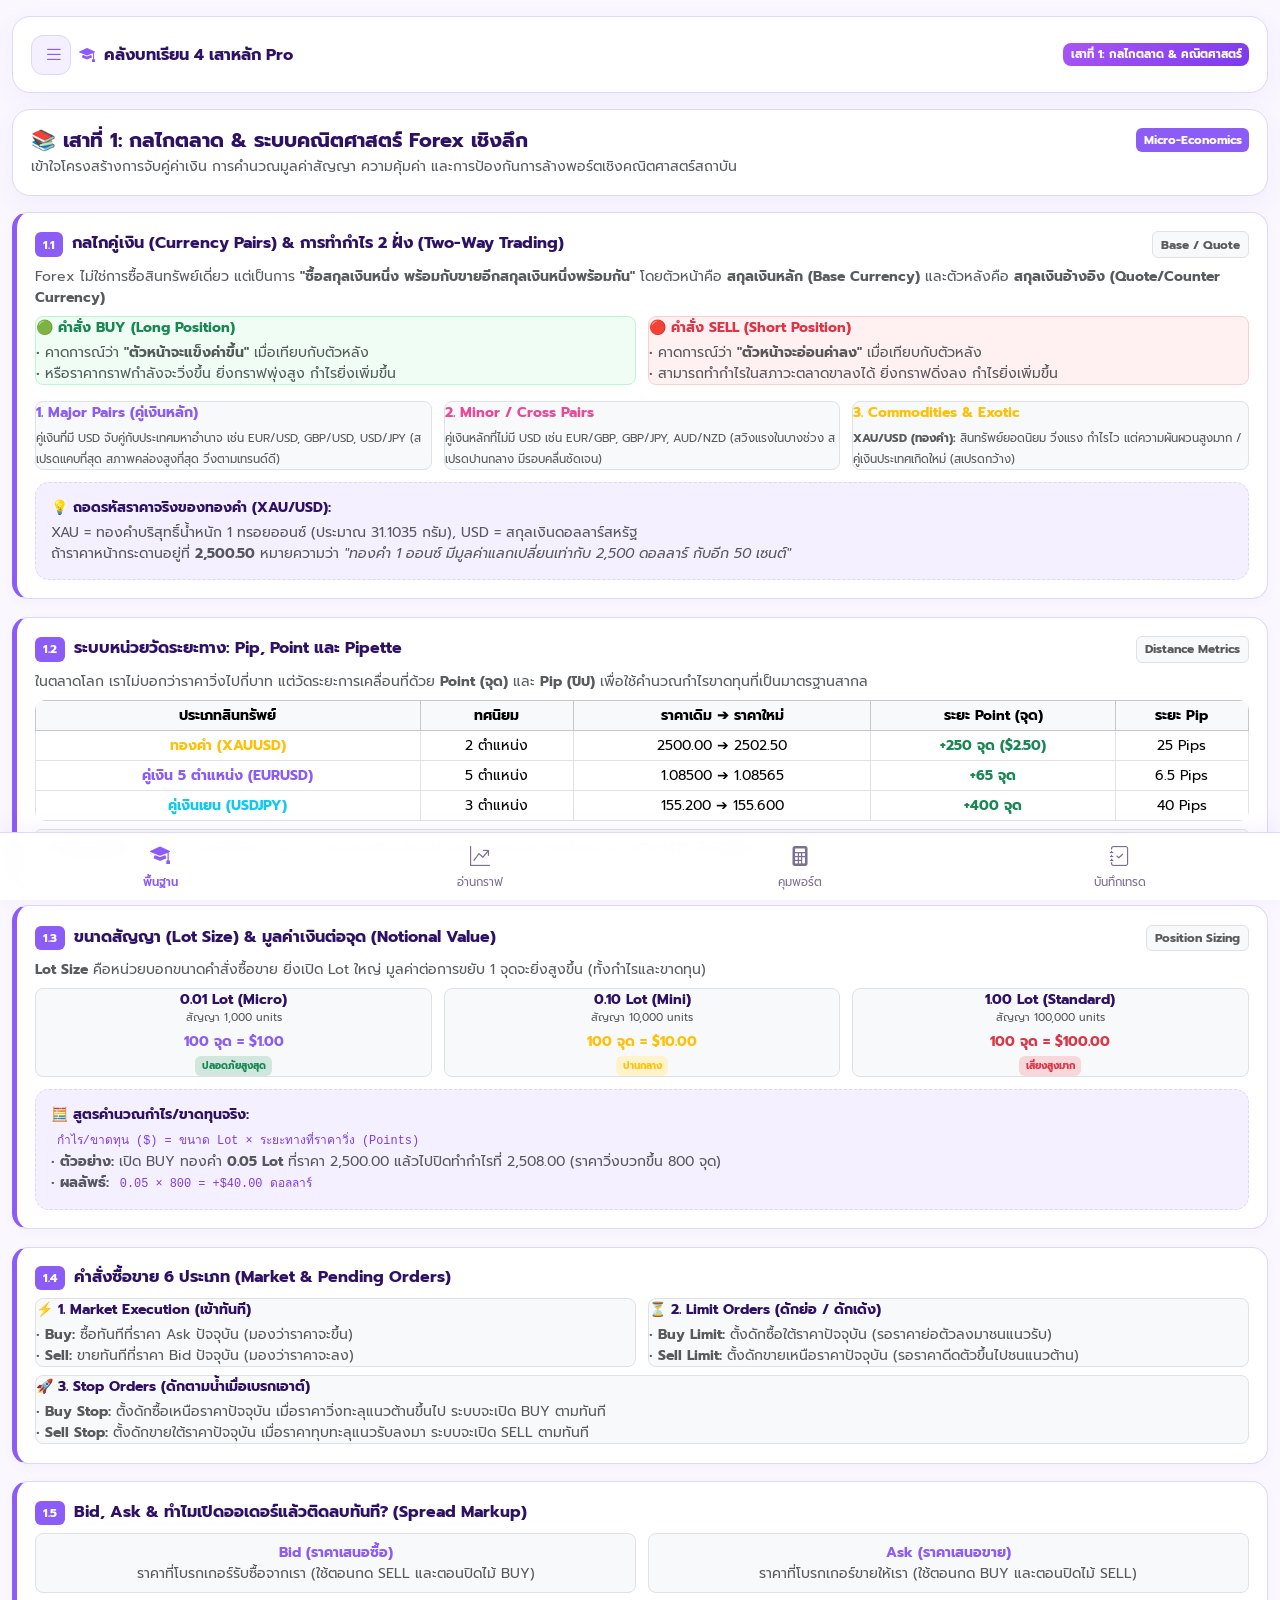
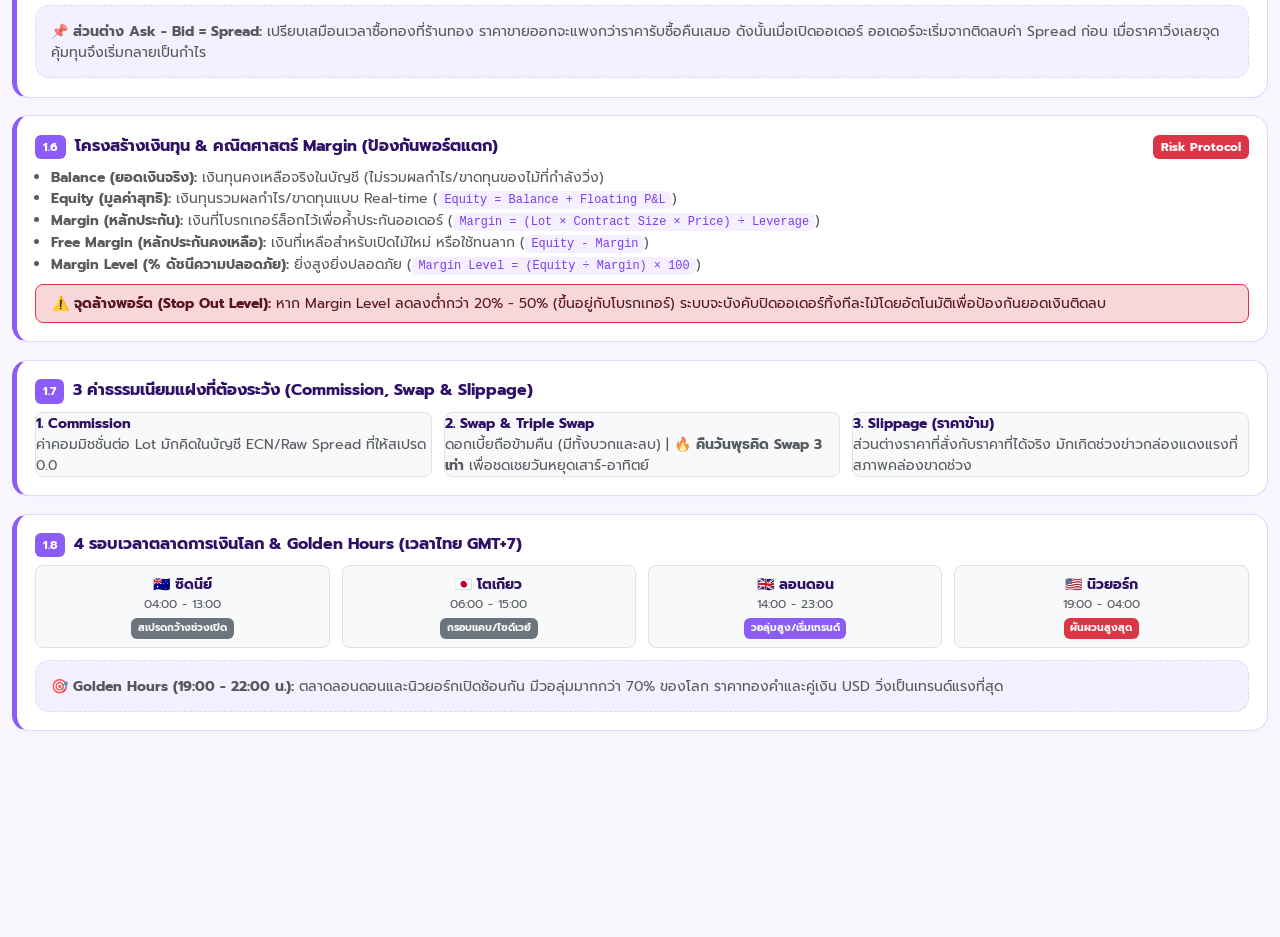
<file: forex-lessons.html>
<!DOCTYPE html>
<html lang="th">
<head>
  <meta charset="UTF-8">
  <meta name="viewport" content="width=device-width, initial-scale=1.0, maximum-scale=1.0, user-scalable=no">
  <title>คลังบทเรียน 4 เสาหลัก & บันทึกผลการเทรด Pro (10000% Deep Knowledge)</title>

  <!-- Bootstrap 5 CSS & Icons -->
  <link href="https://cdn.jsdelivr.net/npm/bootstrap@5.3.3/dist/css/bootstrap.min.css" rel="stylesheet">
  <link href="https://cdn.jsdelivr.net/npm/bootstrap-icons@1.11.3/font/bootstrap-icons.css" rel="stylesheet">
  <!-- Google Font: Prompt -->
  <link rel="preconnect" href="https://fonts.googleapis.com">
  <link rel="preconnect" href="https://fonts.gstatic.com" crossorigin>
  <link href="https://fonts.googleapis.com/css2?family=Prompt:wght@300;400;500;600;700&display=swap" rel="stylesheet">
  <link rel="stylesheet" href="style.css">
</head>
<body>

  <!-- ==================== TOP HEADER ==================== -->
  <header class="container pt-3">
    <div class="base-card d-flex justify-content-between align-items-center">
      <div class="d-flex align-items-center gap-2">
        <button class="btn btn-hamburger" type="button" data-bs-toggle="offcanvas" data-bs-target="#sidebarMenu">
          <i class="bi bi-list fs-5"></i>
        </button>
        <span class="fw-bold fs-6">
          <i class="bi bi-mortarboard-fill me-1" style="color: var(--primary-purple);"></i> คลังบทเรียน 4 เสาหลัก Pro
        </span>
      </div>

      <span id="header-badge" class="badge px-2.5 py-1.5 rounded-3 text-white" style="background: linear-gradient(135deg, #a855f7, #7c3aed); font-size: 0.72rem;">
        เสาที่ 1: กลไกตลาด & คณิตศาสตร์
      </span>
    </div>
  </header>

  <!-- ==================== OFFCANVAS SIDEBAR ==================== -->
  <div class="offcanvas offcanvas-start text-light" tabindex="-1" id="sidebarMenu" style="width: 350px;">
    <div class="offcanvas-header border-bottom bg-light">
      <h6 class="offcanvas-title fw-bold mb-0" style="color: var(--text-main);">
        <i class="bi bi-grid-fill me-1" style="color: var(--primary-purple);"></i> สารบัญระบบเทรดครบวงจร
      </h6>
      <button type="button" class="btn-close" data-bs-dismiss="offcanvas"></button>
    </div>
    <div class="offcanvas-body p-3"></div>
  </div>

  <!-- ==================== MAIN CONTENT (4 TABS FULL DETAIL 10,000%) ==================== -->
  <main class="container mt-3">

    <!-- ==================== TAB 1: กลไกตลาด & ระบบคณิตศาสตร์ FOREX ==================== -->
    <div id="view-1" class="page-view">
      
      <div class="base-card mb-3">
        <div class="d-flex justify-content-between align-items-center mb-1">
          <h5 class="fw-bold mb-0" style="color: var(--text-main);">📚 เสาที่ 1: กลไกตลาด & ระบบคณิตศาสตร์ Forex เชิงลึก</h5>
          <span class="badge" style="background-color: var(--primary-purple); color: #fff;">Micro-Economics</span>
        </div>
        <p class="small text-muted mb-0">เข้าใจโครงสร้างการจับคู่ค่าเงิน การคำนวณมูลค่าสัญญา ความคุ้มค่า และการป้องกันการล้างพอร์ตเชิงคณิตศาสตร์สถาบัน</p>
      </div>

      <!-- 1.1 โครงสร้างคู่เงิน & กลไก Two-Way Trading -->
      <div class="lesson-box">
        <div class="d-flex justify-content-between align-items-center mb-2">
          <h6 class="fw-bold mb-0" style="color: var(--text-main);">
            <span class="badge me-1" style="background-color: var(--primary-purple); color: #fff;">1.1</span> กลไกคู่เงิน (Currency Pairs) & การทำกำไร 2 ฝั่ง (Two-Way Trading)
          </h6>
          <span class="badge bg-light text-muted border">Base / Quote</span>
        </div>
        <p class="small text-muted mb-2">
          Forex ไม่ใช่การซื้อสินทรัพย์เดี่ยว แต่เป็นการ <strong>"ซื้อสกุลเงินหนึ่ง พร้อมกับขายอีกสกุลเงินหนึ่งพร้อมกัน"</strong> โดยตัวหน้าคือ <strong>สกุลเงินหลัก (Base Currency)</strong> และตัวหลังคือ <strong>สกุลเงินอ้างอิง (Quote/Counter Currency)</strong>
        </p>

        <div class="row g-2 small mb-3">
          <div class="col-md-6">
            <div class="p-2.5 border rounded-3 h-100" style="background-color: #f0fdf4; border-color: #bbf7d0 !important;">
              <strong class="text-success d-block mb-1">🟢 คำสั่ง BUY (Long Position)</strong>
              <span class="text-muted">• คาดการณ์ว่า <strong>"ตัวหน้าจะแข็งค่าขึ้น"</strong> เมื่อเทียบกับตัวหลัง<br>• หรือราคากราฟกำลังจะวิ่งขึ้น ยิ่งกราฟพุ่งสูง กำไรยิ่งเพิ่มขึ้น</span>
            </div>
          </div>
          <div class="col-md-6">
            <div class="p-2.5 border rounded-3 h-100" style="background-color: #fff1f2; border-color: #fecdd3 !important;">
              <strong class="text-danger d-block mb-1">🔴 คำสั่ง SELL (Short Position)</strong>
              <span class="text-muted">• คาดการณ์ว่า <strong>"ตัวหน้าจะอ่อนค่าลง"</strong> เมื่อเทียบกับตัวหลัง<br>• สามารถทำกำไรในสภาวะตลาดขาลงได้ ยิ่งกราฟดิ่งลง กำไรยิ่งเพิ่มขึ้น</span>
            </div>
          </div>
        </div>

        <div class="row g-2 small mb-2">
          <div class="col-md-4">
            <div class="p-2.5 border rounded-3 h-100 bg-light">
              <strong class="d-block mb-1" style="color: var(--primary-purple);">1. Major Pairs (คู่เงินหลัก)</strong>
              <span class="text-muted" style="font-size: 0.72rem;">คู่เงินที่มี USD จับคู่กับประเทศมหาอำนาจ เช่น EUR/USD, GBP/USD, USD/JPY (สเปรดแคบที่สุด สภาพคล่องสูงที่สุด วิ่งตามเทรนด์ดี)</span>
            </div>
          </div>
          <div class="col-md-4">
            <div class="p-2.5 border rounded-3 h-100 bg-light">
              <strong class="d-block mb-1" style="color: #ec4899;">2. Minor / Cross Pairs</strong>
              <span class="text-muted" style="font-size: 0.72rem;">คู่เงินหลักที่ไม่มี USD เช่น EUR/GBP, GBP/JPY, AUD/NZD (สวิงแรงในบางช่วง สเปรดปานกลาง มีรอบคลื่นชัดเจน)</span>
            </div>
          </div>
          <div class="col-md-4">
            <div class="p-2.5 border rounded-3 h-100 bg-light">
              <strong class="text-warning d-block mb-1">3. Commodities & Exotic</strong>
              <span class="text-muted" style="font-size: 0.72rem;"><strong>XAU/USD (ทองคำ):</strong> สินทรัพย์ยอดนิยม วิ่งแรง กำไรไว แต่ความผันผวนสูงมาก / คู่เงินประเทศเกิดใหม่ (สเปรดกว้าง)</span>
            </div>
          </div>
        </div>

        <div class="example-box small text-muted">
          <strong style="color: var(--text-main);" class="d-block mb-1">💡 ถอดรหัสราคาจริงของทองคำ (XAU/USD):</strong>
          XAU = ทองคำบริสุทธิ์น้ำหนัก 1 ทรอยออนซ์ (ประมาณ 31.1035 กรัม), USD = สกุลเงินดอลลาร์สหรัฐ<br>
          ถ้าราคาหน้ากระดานอยู่ที่ <strong>2,500.50</strong> หมายความว่า <em>"ทองคำ 1 ออนซ์ มีมูลค่าแลกเปลี่ยนเท่ากับ 2,500 ดอลลาร์ กับอีก 50 เซนต์"</em>
        </div>
      </div>

      <!-- 1.2 วิธีนับระยะทาง Pip vs Point vs Pipette -->
      <div class="lesson-box">
        <div class="d-flex justify-content-between align-items-center mb-2">
          <h6 class="fw-bold mb-0" style="color: var(--text-main);">
            <span class="badge me-1" style="background-color: var(--primary-purple); color: #fff;">1.2</span> ระบบหน่วยวัดระยะทาง: Pip, Point และ Pipette
          </h6>
          <span class="badge bg-light text-muted border">Distance Metrics</span>
        </div>
        <p class="small text-muted mb-2">
          ในตลาดโลก เราไม่บอกว่าราคาวิ่งไปกี่บาท แต่วัดระยะการเคลื่อนที่ด้วย <strong>Point (จุด)</strong> และ <strong>Pip (ปิป)</strong> เพื่อใช้คำนวณกำไรขาดทุนที่เป็นมาตรฐานสากล
        </p>

        <div class="table-responsive mb-2">
          <table class="table table-bordered table-sm small text-center mb-0">
            <thead class="table-light">
              <tr>
                <th>ประเภทสินทรัพย์</th>
                <th>ทศนิยม</th>
                <th>ราคาเดิม ➔ ราคาใหม่</th>
                <th>ระยะ Point (จุด)</th>
                <th>ระยะ Pip</th>
              </tr>
            </thead>
            <tbody>
              <tr>
                <td class="fw-bold text-warning">ทองคำ (XAUUSD)</td>
                <td>2 ตำแหน่ง</td>
                <td>2500.00 ➔ 2502.50</td>
                <td class="text-success fw-bold">+250 จุด ($2.50)</td>
                <td>25 Pips</td>
              </tr>
              <tr>
                <td class="fw-bold" style="color: var(--primary-purple);">คู่เงิน 5 ตำแหน่ง (EURUSD)</td>
                <td>5 ตำแหน่ง</td>
                <td>1.08500 ➔ 1.08565</td>
                <td class="text-success fw-bold">+65 จุด</td>
                <td>6.5 Pips</td>
              </tr>
              <tr>
                <td class="fw-bold text-info">คู่เงินเยน (USDJPY)</td>
                <td>3 ตำแหน่ง</td>
                <td>155.200 ➔ 155.600</td>
                <td class="text-success fw-bold">+400 จุด</td>
                <td>40 Pips</td>
              </tr>
            </tbody>
          </table>
        </div>
        <div class="p-2 rounded-2 bg-light border small text-muted">
          📌 <strong>กฎทองคำ:</strong> <code>1 Pip = 10 Points (จุด)</code> | ตัวเลขทศนิยมตำแหน่งสุดท้ายสุดบนหน้าจอโปรแกรม MT4/MT5 คือ <strong>Point</strong>
        </div>
      </div>

      <!-- 1.3 ขนาดสัญญา Lot Size & การคิดกำไรขาดทุนจริง -->
      <div class="lesson-box">
        <div class="d-flex justify-content-between align-items-center mb-2">
          <h6 class="fw-bold mb-0" style="color: var(--text-main);">
            <span class="badge me-1" style="background-color: var(--primary-purple); color: #fff;">1.3</span> ขนาดสัญญา (Lot Size) & มูลค่าเงินต่อจุด (Notional Value)
          </h6>
          <span class="badge bg-light text-muted border">Position Sizing</span>
        </div>
        <p class="small text-muted mb-2">
          <strong>Lot Size</strong> คือหน่วยบอกขนาดคำสั่งซื้อขาย ยิ่งเปิด Lot ใหญ่ มูลค่าต่อการขยับ 1 จุดจะยิ่งสูงขึ้น (ทั้งกำไรและขาดทุน)
        </p>

        <div class="row g-2 text-center small mb-2">
          <div class="col-4">
            <div class="p-2.5 border rounded-3 bg-light">
              <div class="fw-bold" style="color: var(--text-main);">0.01 Lot (Micro)</div>
              <small class="text-muted d-block" style="font-size: 0.68rem;">สัญญา 1,000 units</small>
              <div class="fw-bold mt-1" style="color: var(--primary-purple);">100 จุด = $1.00</div>
              <span class="badge bg-success-subtle text-success mt-1" style="font-size: 0.62rem;">ปลอดภัยสูงสุด</span>
            </div>
          </div>
          <div class="col-4">
            <div class="p-2.5 border rounded-3 bg-light">
              <div class="fw-bold" style="color: var(--text-main);">0.10 Lot (Mini)</div>
              <small class="text-muted d-block" style="font-size: 0.68rem;">สัญญา 10,000 units</small>
              <div class="text-warning fw-bold mt-1">100 จุด = $10.00</div>
              <span class="badge bg-warning-subtle text-warning mt-1" style="font-size: 0.62rem;">ปานกลาง</span>
            </div>
          </div>
          <div class="col-4">
            <div class="p-2.5 border rounded-3 bg-light">
              <div class="fw-bold" style="color: var(--text-main);">1.00 Lot (Standard)</div>
              <small class="text-muted d-block" style="font-size: 0.68rem;">สัญญา 100,000 units</small>
              <div class="text-danger fw-bold mt-1">100 จุด = $100.00</div>
              <span class="badge bg-danger-subtle text-danger mt-1" style="font-size: 0.62rem;">เสี่ยงสูงมาก</span>
            </div>
          </div>
        </div>

        <div class="example-box small text-muted">
          <strong style="color: var(--text-main);" class="d-block mb-1">🧮 สูตรคำนวณกำไร/ขาดทุนจริง:</strong>
          <code>กำไร/ขาดทุน ($) = ขนาด Lot × ระยะทางที่ราคาวิ่ง (Points)</code><br>
          • <strong>ตัวอย่าง:</strong> เปิด BUY ทองคำ <strong>0.05 Lot</strong> ที่ราคา 2,500.00 แล้วไปปิดทำกำไรที่ 2,508.00 (ราคาวิ่งบวกขึ้น 800 จุด)<br>
          • <strong>ผลลัพธ์:</strong> <code>0.05 × 800 = +$40.00 ดอลลาร์</code>
        </div>
      </div>

      <!-- 1.4 ประเภทคำสั่งซื้อขาย Order Types -->
      <div class="lesson-box">
        <h6 class="fw-bold mb-2" style="color: var(--text-main);">
          <span class="badge me-1" style="background-color: var(--primary-purple); color: #fff;">1.4</span> คำสั่งซื้อขาย 6 ประเภท (Market & Pending Orders)
        </h6>
        <div class="row g-2 small">
          <div class="col-12 col-md-6">
            <div class="p-2.5 border rounded-3 bg-light h-100">
              <strong style="color: var(--text-main);" class="d-block mb-1">⚡ 1. Market Execution (เข้าทันที)</strong>
              <span class="text-muted">• <strong>Buy:</strong> ซื้อทันทีที่ราคา Ask ปัจจุบัน (มองว่าราคาจะขึ้น)<br>• <strong>Sell:</strong> ขายทันทีที่ราคา Bid ปัจจุบัน (มองว่าราคาจะลง)</span>
            </div>
          </div>
          <div class="col-12 col-md-6">
            <div class="p-2.5 border rounded-3 bg-light h-100">
              <strong style="color: var(--text-main);" class="d-block mb-1">⏳ 2. Limit Orders (ดักย่อ / ดักเด้ง)</strong>
              <span class="text-muted">• <strong>Buy Limit:</strong> ตั้งดักซื้อใต้ราคาปัจจุบัน (รอราคาย่อตัวลงมาชนแนวรับ)<br>• <strong>Sell Limit:</strong> ตั้งดักขายเหนือราคาปัจจุบัน (รอราคาดีดตัวขึ้นไปชนแนวต้าน)</span>
            </div>
          </div>
          <div class="col-12">
            <div class="p-2.5 border rounded-3 bg-light">
              <strong style="color: var(--text-main);" class="d-block mb-1">🚀 3. Stop Orders (ดักตามน้ำเมื่อเบรกเอาต์)</strong>
              <span class="text-muted">• <strong>Buy Stop:</strong> ตั้งดักซื้อเหนือราคาปัจจุบัน เมื่อราคาวิ่งทะลุแนวต้านขึ้นไป ระบบจะเปิด BUY ตามทันที<br>• <strong>Sell Stop:</strong> ตั้งดักขายใต้ราคาปัจจุบัน เมื่อราคาทุบทะลุแนวรับลงมา ระบบจะเปิด SELL ตามทันที</span>
            </div>
          </div>
        </div>
      </div>

      <!-- 1.5 กลไก Bid, Ask, Spread -->
      <div class="lesson-box">
        <h6 class="fw-bold mb-2" style="color: var(--text-main);">
          <span class="badge me-1" style="background-color: var(--primary-purple); color: #fff;">1.5</span> Bid, Ask & ทำไมเปิดออเดอร์แล้วติดลบทันที? (Spread Markup)
        </h6>
        <div class="row g-2 small mb-2">
          <div class="col-6">
            <div class="p-2 border rounded-3 bg-light text-center">
              <strong style="color: var(--primary-purple);" class="d-block">Bid (ราคาเสนอซื้อ)</strong>
              <span class="text-muted">ราคาที่โบรกเกอร์รับซื้อจากเรา (ใช้ตอนกด SELL และตอนปิดไม้ BUY)</span>
            </div>
          </div>
          <div class="col-6">
            <div class="p-2 border rounded-3 bg-light text-center">
              <strong style="color: var(--primary-purple);" class="d-block">Ask (ราคาเสนอขาย)</strong>
              <span class="text-muted">ราคาที่โบรกเกอร์ขายให้เรา (ใช้ตอนกด BUY และตอนปิดไม้ SELL)</span>
            </div>
          </div>
        </div>
        <div class="example-box small text-muted">
          📌 <strong>ส่วนต่าง Ask - Bid = Spread:</strong> เปรียบเสมือนเวลาซื้อทองที่ร้านทอง ราคาขายออกจะแพงกว่าราคารับซื้อคืนเสมอ ดังนั้นเมื่อเปิดออเดอร์ ออเดอร์จะเริ่มจากติดลบค่า Spread ก่อน เมื่อราคาวิ่งเลยจุดคุ้มทุนจึงเริ่มกลายเป็นกำไร
        </div>
      </div>

      <!-- 1.6 โครงสร้างพอร์ต & Margin Mathematics -->
      <div class="lesson-box">
        <div class="d-flex justify-content-between align-items-center mb-2">
          <h6 class="fw-bold mb-0" style="color: var(--text-main);">
            <span class="badge me-1" style="background-color: var(--primary-purple); color: #fff;">1.6</span> โครงสร้างเงินทุน & คณิตศาสตร์ Margin (ป้องกันพอร์ตแตก)
          </h6>
          <span class="badge bg-danger text-white">Risk Protocol</span>
        </div>
        
        <ul class="small text-muted ps-3 mb-2 space-y-1">
          <li><strong>Balance (ยอดเงินจริง):</strong> เงินทุนคงเหลือจริงในบัญชี (ไม่รวมผลกำไร/ขาดทุนของไม้ที่กำลังวิ่ง)</li>
          <li><strong>Equity (มูลค่าสุทธิ):</strong> เงินทุนรวมผลกำไร/ขาดทุนแบบ Real-time (<code>Equity = Balance + Floating P&L</code>)</li>
          <li><strong>Margin (หลักประกัน):</strong> เงินที่โบรกเกอร์ล็อกไว้เพื่อค้ำประกันออเดอร์ (<code>Margin = (Lot × Contract Size × Price) ÷ Leverage</code>)</li>
          <li><strong>Free Margin (หลักประกันคงเหลือ):</strong> เงินที่เหลือสำหรับเปิดไม้ใหม่ หรือใช้ทนลาก (<code>Equity - Margin</code>)</li>
          <li><strong>Margin Level (% ดัชนีความปลอดภัย):</strong> ยิ่งสูงยิ่งปลอดภัย (<code>Margin Level = (Equity ÷ Margin) × 100</code>)</li>
        </ul>

        <div class="alert alert-danger py-2 px-3 small mb-0 rounded-3 border-danger">
          ⚠️ <strong>จุดล้างพอร์ต (Stop Out Level):</strong> หาก Margin Level ลดลงต่ำกว่า 20% - 50% (ขึ้นอยู่กับโบรกเกอร์) ระบบจะบังคับปิดออเดอร์ทิ้งทีละไม้โดยอัตโนมัติเพื่อป้องกันยอดเงินติดลบ
        </div>
      </div>

      <!-- 1.7 ค่าธรรมเนียมแฝง -->
      <div class="lesson-box">
        <h6 class="fw-bold mb-2" style="color: var(--text-main);">
          <span class="badge me-1" style="background-color: var(--primary-purple); color: #fff;">1.7</span> 3 ค่าธรรมเนียมแฝงที่ต้องระวัง (Commission, Swap & Slippage)
        </h6>
        <div class="row g-2 small">
          <div class="col-md-4">
            <div class="p-2.5 border rounded-3 bg-light h-100">
              <strong style="color: var(--text-main);" class="d-block">1. Commission</strong>
              <span class="text-muted">ค่าคอมมิชชั่นต่อ Lot มักคิดในบัญชี ECN/Raw Spread ที่ให้สเปรด 0.0</span>
            </div>
          </div>
          <div class="col-md-4">
            <div class="p-2.5 border rounded-3 bg-light h-100">
              <strong style="color: var(--text-main);" class="d-block">2. Swap & Triple Swap</strong>
              <span class="text-muted">ดอกเบี้ยถือข้ามคืน (มีทั้งบวกและลบ) | 🔥 <strong>คืนวันพุธคิด Swap 3 เท่า</strong> เพื่อชดเชยวันหยุดเสาร์-อาทิตย์</span>
            </div>
          </div>
          <div class="col-md-4">
            <div class="p-2.5 border rounded-3 bg-light h-100">
              <strong style="color: var(--text-main);" class="d-block">3. Slippage (ราคาข้าม)</strong>
              <span class="text-muted">ส่วนต่างราคาที่สั่งกับราคาที่ได้จริง มักเกิดช่วงข่าวกล่องแดงแรงที่สภาพคล่องขาดช่วง</span>
            </div>
          </div>
        </div>
      </div>

      <!-- 1.8 รอบเวลาตลาดโลก -->
      <div class="lesson-box mb-3">
        <h6 class="fw-bold mb-2" style="color: var(--text-main);">
          <span class="badge me-1" style="background-color: var(--primary-purple); color: #fff;">1.8</span> 4 รอบเวลาตลาดการเงินโลก & Golden Hours (เวลาไทย GMT+7)
        </h6>
        <div class="row g-2 text-center small mb-2">
          <div class="col-6 col-md-3">
            <div class="p-2 border rounded-3 bg-light">
              <div class="fw-bold">🇦🇺 ซิดนีย์</div>
              <small class="text-muted d-block">04:00 - 13:00</small>
              <span class="badge bg-secondary text-light mt-1" style="font-size: 0.65rem;">สเปรดกว้างช่วงเปิด</span>
            </div>
          </div>
          <div class="col-6 col-md-3">
            <div class="p-2 border rounded-3 bg-light">
              <div class="fw-bold">🇯🇵 โตเกียว</div>
              <small class="text-muted d-block">06:00 - 15:00</small>
              <span class="badge bg-secondary text-light mt-1" style="font-size: 0.65rem;">กรอบแคบ/ไซด์เวย์</span>
            </div>
          </div>
          <div class="col-6 col-md-3">
            <div class="p-2 border rounded-3 bg-light">
              <div class="fw-bold">🇬🇧 ลอนดอน</div>
              <small class="text-muted d-block">14:00 - 23:00</small>
              <span class="badge text-light mt-1" style="background-color: var(--primary-purple); font-size: 0.65rem;">วอลุ่มสูง/เริ่มเทรนด์</span>
            </div>
          </div>
          <div class="col-6 col-md-3">
            <div class="p-2 border rounded-3 bg-light">
              <div class="fw-bold">🇺🇸 นิวยอร์ก</div>
              <small class="text-muted d-block">19:00 - 04:00</small>
              <span class="badge bg-danger text-light mt-1" style="font-size: 0.65rem;">ผันผวนสูงสุด</span>
            </div>
          </div>
        </div>
        <div class="example-box small text-muted">
          🎯 <strong>Golden Hours (19:00 - 22:00 น.):</strong> ตลาดลอนดอนและนิวยอร์กเปิดซ้อนกัน มีวอลุ่มมากกว่า 70% ของโลก ราคาทองคำและคู่เงิน USD วิ่งเป็นเทรนด์แรงที่สุด
        </div>
      </div>

    </div>

    <!-- ==================== TAB 2: การอ่านกราฟ & SMC ==================== -->
    <div id="view-2" class="page-view d-none">
      
      <div class="base-card mb-3">
        <div class="d-flex justify-content-between align-items-center mb-1">
          <h5 class="fw-bold mb-0" style="color: var(--text-main);">📈 เสาที่ 2: การอ่านกราฟ & Smart Money Concepts (SMC)</h5>
          <span class="badge" style="background-color: var(--primary-purple); color: #fff;">Price Action Pro</span>
        </div>
        <p class="small text-muted mb-0">เจาะลึกจิตวิทยาโครงสร้างราคา การตามรอยรายใหญ่ (Order Blocks, FVG, Liquidity Sweeps) และการวิเคราะห์หลายไทม์เฟรม</p>
      </div>

      <!-- 2.1 โครงสร้างแนวโน้มราคา Market Structure -->
      <div class="lesson-box">
        <h6 class="fw-bold mb-2" style="color: var(--text-main);">
          <span class="badge me-1" style="background-color: var(--primary-purple); color: #fff;">2.1</span> โครงสร้างแนวโน้มราคา (Market Structure: HH, HL, LH, LL)
        </h6>
        <div class="row g-2 small mb-2">
          <div class="col-md-4">
            <div class="p-2.5 border rounded-3 h-100" style="background-color: #f0fdf4; border-color: #bbf7d0 !important;">
              <strong class="text-success d-block mb-1">📈 เทรนด์ขาขึ้น (Uptrend)</strong>
              <span class="text-muted">ยก <span class="structure-tag bg-success text-white">HH</span> (Higher High) และยก <span class="structure-tag bg-success text-white">HL</span> (Higher Low) สูงขึ้นเรื่อยๆ ➔ <em>รอ BUY ที่ HL</em></span>
            </div>
          </div>
          <div class="col-md-4">
            <div class="p-2.5 border rounded-3 h-100" style="background-color: #fff1f2; border-color: #fecdd3 !important;">
              <strong class="text-danger d-block mb-1">📉 เทรนด์ขาลง (Downtrend)</strong>
              <span class="text-muted">ทำ <span class="structure-tag bg-danger text-white">LL</span> (Lower Low) และทำ <span class="structure-tag bg-danger text-white">LH</span> (Lower High) ต่ำลงเรื่อยๆ ➔ <em>รอ SELL ที่ LH</em></span>
            </div>
          </div>
          <div class="col-md-4">
            <div class="p-2.5 border rounded-3 bg-light h-100">
              <strong class="text-muted d-block mb-1">↔️ ไซด์เวย์ (Sideways / Consolidation)</strong>
              <span class="text-muted">ราคาวิ่งบีบในกรอบ ไม่ทำ High ใหม่ และไม่หลุด Low เดิม สะสมพลังเพื่อเตรียมระเบิดเทรนด์</span>
            </div>
          </div>
        </div>
      </div>

      <!-- 2.2 BOS vs CHoCH vs Liquidity Sweep -->
      <div class="lesson-box">
        <h6 class="fw-bold mb-2" style="color: var(--text-main);">
          <span class="badge me-1" style="background-color: var(--primary-purple); color: #fff;">2.2</span> การทะลุโครงสร้าง (BOS) vs สัญญาณเปลี่ยนทิศ (CHoCH) vs ล้างสภาพคล่อง (Sweep)
        </h6>
        <div class="row g-2 small">
          <div class="col-md-4">
            <div class="p-2.5 border rounded-3 bg-light h-100">
              <strong style="color: var(--primary-purple);" class="d-block mb-1">🚀 BOS (Break of Structure)</strong>
              <p class="text-muted mb-0">เนื้อเทียนปิดทะลุ High เดิม (ในขาขึ้น) หรือ Low เดิม (ในขาลง) ยืนยันว่า <strong>เทรนด์เดิมแข็งแกร่งและจะไปต่อ</strong></p>
            </div>
          </div>
          <div class="col-md-4">
            <div class="p-2.5 border rounded-3 bg-light h-100">
              <strong style="color: #ec4899;" class="d-block mb-1">🔄 CHoCH (Change of Character)</strong>
              <p class="text-muted mb-0">ราคาหลุดจุดสวิงสำคัญแรก เตือนว่าโครงสร้างพังทลาย และมีโอกาส <strong>กลับทิศทางเป็นเทรนด์ใหม่</strong></p>
            </div>
          </div>
          <div class="col-md-4">
            <div class="p-2.5 border rounded-3 bg-light h-100">
              <strong class="text-danger d-block mb-1">🎯 Liquidity Sweep (กวาด SL)</strong>
              <p class="text-muted mb-0">ทิ้งเฉพาะไส้เทียนทะลุแนวรับ-ต้าน แล้วปิดแท่งมุดกลับเข้ากรอบ สถาบันเข้าล่า Stop Loss เม่าแล้วดึงราคากลับ</p>
            </div>
          </div>
        </div>
      </div>

      <!-- 2.3 SMC: Order Block & Fair Value Gap -->
      <div class="lesson-box">
        <h6 class="fw-bold mb-2" style="color: var(--text-main);">
          <span class="badge me-1" style="background-color: var(--primary-purple); color: #fff;">2.3</span> ท่าไม้ตายสถาบัน: Order Block (OB) & Fair Value Gap (FVG)
        </h6>
        <div class="row g-2 small">
          <div class="col-md-6">
            <div class="p-2.5 border rounded-3 bg-light h-100">
              <strong style="color: var(--text-main);" class="d-block mb-1">🧱 Order Block (OB)</strong>
              <span class="text-muted">• <strong>Bullish OB:</strong> แท่งแดงสุดท้ายก่อนเกิดการระเบิดราคาพุ่งขึ้นอย่างรุนแรง (BOS)<br>• <strong>Bearish OB:</strong> แท่งเขียวสุดท้ายก่อนเกิดการทุบราคาร่วงลงอย่างรุนแรง</span>
            </div>
          </div>
          <div class="col-md-6">
            <div class="p-2.5 border rounded-3 bg-light h-100">
              <strong style="color: var(--text-main);" class="d-block mb-1">⚡ Fair Value Gap (FVG / Imbalance)</strong>
              <span class="text-muted">• ช่องว่างระหว่างไส้เทียนแท่งที่ 1 และ 3 ที่เกิดจากแท่งที่ 2 วิ่งเร็วเกินไปจนคำสั่งไม่สมดุล<br>• ราคามักถูกดึงกลับมาเป็นแม่เหล็กเพื่อเติมเต็มคำสั่งซื้อขายที่ตกค้าง</span>
            </div>
          </div>
        </div>
      </div>

      <!-- 2.4 Premium vs Discount Zone -->
      <div class="lesson-box">
        <h6 class="fw-bold mb-2" style="color: var(--text-main);">
          <span class="badge me-1" style="background-color: var(--primary-purple); color: #fff;">2.4</span> การแบ่งโซนต้นทุน: Premium vs Discount (Fibo Equilibrium)
        </h6>
        <p class="small text-muted mb-2">กฎเหล็กของธุรกิจและสถาบัน: <em>"ห้ามซื้อของแพง และห้ามขายของถูก"</em> ใช้ระดับ Fibonacci 50% แบ่งครึ่งสวิงราคา</p>
        <div class="row g-2 small text-center">
          <div class="col-6">
            <div class="p-2 border rounded-3 bg-danger-subtle border-danger-subtle">
              <strong class="text-danger d-block">Premium Zone (> 50%)</strong>
              <small class="text-muted">โซนของแพง: <strong>โฟกัสเฉพาะหน้า SELL</strong></small>
            </div>
          </div>
          <div class="col-6">
            <div class="p-2 border rounded-3 bg-success-subtle border-success-subtle">
              <strong class="text-success d-block">Discount Zone (< 50%)</strong>
              <small class="text-muted">โซนของถูก: <strong>โฟกัสเฉพาะหน้า BUY (OTE 61.8% - 78.6%)</strong></small>
            </div>
          </div>
        </div>
      </div>

      <!-- 2.5 Multi-Timeframe Analysis Top-Down -->
      <div class="lesson-box">
        <h6 class="fw-bold mb-2" style="color: var(--text-main);">
          <span class="badge me-1" style="background-color: var(--primary-purple); color: #fff;">2.5</span> การวิเคราะห์หลายไทม์เฟรม (Top-Down Multi-Timeframe Analysis)
        </h6>
        <div class="row g-2 small text-center">
          <div class="col-4">
            <div class="p-2.5 border rounded-3 bg-light">
              <div class="fw-bold" style="color: var(--primary-purple);">1. Macro (D1 / H4)</div>
              <small class="text-muted d-block mt-1">ดูแนวโน้มใหญ่ & กำหนด Bias ว่าวันนี้จะ BUY หรือ SELL</small>
            </div>
          </div>
          <div class="col-4">
            <div class="p-2.5 border rounded-3 bg-light">
              <div class="fw-bold text-warning">2. Setup (H1 / M15)</div>
              <small class="text-muted d-block mt-1">หาโซนได้เปรียบ POI (Order Block, S/R Flip, FVG)</small>
            </div>
          </div>
          <div class="col-4">
            <div class="p-2.5 border rounded-3 bg-light">
              <div class="fw-bold text-success">3. Trigger (M5 / M1)</div>
              <small class="text-muted d-block mt-1">หาแท่งเทียนกลับตัว (Hammer / Engulfing / CHoCH) เพื่อยิงออเดอร์</small>
            </div>
          </div>
        </div>
      </div>

      <!-- 2.6 กราฟสด TradingView Real-Time -->
      <div class="lesson-box mb-3">
        <div class="d-flex justify-content-between align-items-center mb-2">
          <h6 class="fw-bold mb-0" style="color: var(--text-main);"><span class="badge me-1" style="background-color: var(--primary-purple); color: #fff;">2.6</span> ฝึกวิเคราะห์กราฟสด (XAUUSD Live Chart)</h6>
          <span class="badge bg-success-subtle text-success">Live Stream</span>
        </div>
        <div style="height: 420px; border-radius: 14px; overflow: hidden; border: 1px solid var(--purple-border);">
          <iframe 
            src="https://s.tradingview.com/widgetembed/?frameElementId=tv_study_desk&symbol=OANDA%3AXAUUSD&interval=15&theme=light&style=1&timezone=Asia%2FBangkok&locale=th_TH"
            style="width: 100%; height: 100%; border: 0;"
            scrolling="no">
          </iframe>
        </div>
      </div>

    </div>

    <!-- ==================== TAB 3: การบริหารเงินทุน & จิตวิทยา ==================== -->
    <div id="view-3" class="page-view d-none">
      
      <div class="base-card mb-3">
        <div class="d-flex justify-content-between align-items-center mb-1">
          <h5 class="fw-bold mb-0" style="color: var(--text-main);">🛡️ เสาที่ 3: การบริหารความเสี่ยง & จิตวิทยาเทรดเดอร์</h5>
          <span class="badge bg-danger">Capital Preservation</span>
        </div>
        <p class="small text-muted mb-0">วิเคราะห์กราฟแม่นแค่ไหน ถ้าคุมความเสี่ยงไม่เป็น พอร์ตก็แตกได้ | การอยู่รอดในระยะยาวขึ้นอยู่กับคณิตศาสตร์ความเสี่ยง 100%</p>
      </div>

      <!-- 3.1 Pro Interactive Calculator Tool -->
      <div class="lesson-box">
        <div class="d-flex justify-content-between align-items-center mb-3">
          <h6 class="fw-bold mb-0" style="color: var(--text-main);">
            <span class="badge me-1" style="background-color: var(--primary-purple); color: #fff;">Pro Tool</span> 🧮 เครื่องคำนวณ Lot Size, มูลค่าความเสี่ยง & RR
          </h6>
          <span class="badge bg-dark text-white">XAUUSD / Forex</span>
        </div>

        <div class="row g-3 mb-3">
          <div class="col-6 col-md-3">
            <label class="small text-muted mb-1 fw-bold">ทุนในพอร์ต ($)</label>
            <input type="number" id="calc-balance" class="form-control form-control-sm" value="500">
          </div>
          <div class="col-6 col-md-3">
            <label class="small text-muted mb-1 fw-bold">ยอมเสี่ยงต่อไม้ (%)</label>
            <input type="number" id="calc-risk" class="form-control form-control-sm" value="2" step="0.5">
          </div>
          <div class="col-6 col-md-3">
            <label class="small text-muted mb-1 fw-bold">ระยะ Stop Loss (จุด)</label>
            <input type="number" id="calc-sl-pts" class="form-control form-control-sm" value="300" placeholder="เช่น 300 จุด ($3 ทอง)">
          </div>
          <div class="col-6 col-md-3">
            <label class="small text-muted mb-1 fw-bold">เป้า Take Profit (จุด)</label>
            <input type="number" id="calc-tp-pts" class="form-control form-control-sm" value="600" placeholder="เช่น 600 จุด ($6 ทอง)">
          </div>
        </div>

        <button onclick="calcMM()" class="btn btn-purple-action w-100 py-2 mb-3 shadow-sm">
          คำนวณขนาด Lot ที่ปลอดภัย & ตรวจสอบความคุ้มค่า ⚡
        </button>

        <div class="p-3 bg-light rounded-3 border text-center">
          <div class="row g-2 align-items-center">
            <div class="col-6 col-md-3 border-end">
              <small class="text-muted d-block" style="font-size: 0.7rem;">ขนาด Lot ที่ต้องเปิด</small>
              <span id="res-lot-size" class="fs-4 fw-bold" style="color: var(--primary-purple);">0.03 Lot</span>
            </div>
            <div class="col-6 col-md-3 border-end">
              <small class="text-muted d-block" style="font-size: 0.7rem;">ยอมขาดทุนสูงสุด (Risk $)</small>
              <span id="res-risk-usd" class="fs-5 fw-bold text-danger">-$10.00</span>
            </div>
            <div class="col-6 col-md-3 border-end">
              <small class="text-muted d-block" style="font-size: 0.7rem;">กำไรเมื่อชนเป้า (Reward $)</small>
              <span id="res-reward-usd" class="fs-5 fw-bold text-success">+$20.00</span>
            </div>
            <div class="col-6 col-md-3">
              <small class="text-muted d-block" style="font-size: 0.7rem;">อัตราความคุ้มค่า RR</small>
              <span id="res-rr-ratio" class="fs-5 fw-bold text-warning">1 : 2.0</span>
            </div>
          </div>
        </div>
      </div>

      <!-- 3.2 กฎ 1% - 2% Rule -->
      <div class="lesson-box">
        <h6 class="fw-bold mb-2" style="color: var(--text-main);">
          <span class="badge me-1" style="background-color: var(--primary-purple); color: #fff;">3.1</span> กฎเหล็กความเสี่ยง 1% - 2% Rule (Risk per Trade)
        </h6>
        <div class="row g-2 small mb-2">
          <div class="col-md-6">
            <div class="p-2.5 border rounded-3 bg-light h-100">
              <strong style="color: var(--primary-purple);" class="d-block mb-1">ทำไมต้องเสี่ยงไม่เกิน 1-2%?</strong>
              <span class="text-muted">หากเสี่ยงไม้ละ 2% คุณต้อง <strong>แพ้ติดต่อกันถึง 50 ไม้รวด</strong> พอร์ตถึงจะแตก ซึ่งในทางสถิติแทบเป็นไปไม่ได้เลย ทำให้คุณอยู่รอดในตลาดได้ยาวนาน</span>
            </div>
          </div>
          <div class="col-md-6">
            <div class="p-2.5 border rounded-3 h-100" style="background-color: #fff1f2; border-color: #fecdd3 !important;">
              <strong class="text-danger d-block mb-1">อันตรายของการ Overlot (เสี่ยง 10-20%)</strong>
              <span class="text-muted">หากเสี่ยงไม้ละ 20% คุณแพ้ติดต่อกันเพียงแค่ <strong>4-5 ครั้ง</strong> พอร์ตจะเสียหายไปกว่า 70% และแทบเป็นไปไม่ได้ที่จะทำกำไรกู้พอร์ตกลับคืนมา</span>
            </div>
          </div>
        </div>
      </div>

      <!-- 3.3 Win Rate vs Risk-Reward Matrix -->
      <div class="lesson-box">
        <h6 class="fw-bold mb-2" style="color: var(--text-main);">
          <span class="badge me-1" style="background-color: var(--primary-purple); color: #fff;">3.2</span> ตารางความสัมพันธ์ Win Rate vs Risk-Reward Ratio (RR)
        </h6>
        <p class="small text-muted mb-2">ความจริงที่มือใหม่ไม่รู้: <em>"คุณไม่จำเป็นต้องเทรดชนะ 80-90% เพื่อให้พอร์ตโต"</em></p>
        <div class="table-responsive mb-2">
          <table class="table table-bordered table-sm small text-center mb-0">
            <thead class="table-light">
              <tr>
                <th>อัตราทด RR</th>
                <th>Win Rate ขั้นต่ำที่ "เท่าทุน"</th>
                <th>ถ้าชนะเพียง 50% พอร์ตจะเป็นอย่างไร? (100 ไม้)</th>
              </tr>
            </thead>
            <tbody>
              <tr>
                <td><strong>1 : 1</strong></td>
                <td>50.0%</td>
                <td class="text-muted">เท่าทุนพอดี (0R)</td>
              </tr>
              <tr style="background-color: var(--purple-soft);">
                <td class="fw-bold" style="color: var(--primary-purple);">1 : 2</td>
                <td class="fw-bold text-success">33.3%</td>
                <td class="text-success fw-bold">พอร์ตเติบโตมหาศาล (+50R หรือกำไร +50 เท่าของความเสี่ยง!)</td>
              </tr>
              <tr>
                <td class="fw-bold" style="color: var(--primary-purple);">1 : 3</td>
                <td class="fw-bold text-success">25.0%</td>
                <td class="text-success fw-bold">พอร์ตโตเร็วมาก (+100R!) ชนะแค่ 3 ใน 10 ไม้ก็กำไร</td>
              </tr>
            </tbody>
          </table>
        </div>
      </div>

      <!-- 3.4 Drawdown Recovery Matrix -->
      <div class="lesson-box">
        <h6 class="fw-bold mb-2" style="color: var(--text-main);">
          <span class="badge me-1" style="background-color: var(--primary-purple); color: #fff;">3.3</span> Drawdown Recovery Matrix (ตารางเตือนสตินักเทรด)
        </h6>
        <div class="table-responsive mb-2">
          <table class="table table-bordered table-sm small text-center mb-0">
            <thead class="table-light">
              <tr>
                <th>พอร์ตเสียหาย (Drawdown %)</th>
                <th>กำไรที่ต้องทำคืนเพื่อกลับมาเท่าทุน</th>
                <th>ระดับความยากทางจิตวิทยา</th>
              </tr>
            </thead>
            <tbody>
              <tr><td>-10%</td><td>+11.1%</td><td><span class="badge bg-success-subtle text-success">ปกติ</span></td></tr>
              <tr><td>-20%</td><td>+25.0%</td><td><span class="badge bg-info-subtle text-info-emphasis">ปานกลาง</span></td></tr>
              <tr><td>-30%</td><td>+42.9%</td><td><span class="badge bg-warning-subtle text-warning">เริ่มยาก</span></td></tr>
              <tr style="background-color: #fff1f2;">
                <td class="text-danger fw-bold">-50% (ทุน $1,000 เหลือ $500)</td>
                <td class="text-danger fw-bold">+100.0% (ต้องทำกำไร 1 เท่าตัว!)</td>
                <td><span class="badge bg-danger text-white">ยากมาก</span></td>
              </tr>
              <tr style="background-color: #ffe4e6;">
                <td class="text-danger fw-bold">-80% (ทุน $1,000 เหลือ $200)</td>
                <td class="text-danger fw-bold">+400.0% (ต้องทำกำไร 4 เท่าตัว!)</td>
                <td><span class="badge bg-dark text-white">แทบเป็นไปไม่ได้</span></td>
              </tr>
            </tbody>
          </table>
        </div>
      </div>

      <!-- 3.5 5 กับดักจิตวิทยาที่ทำให้พอร์ตแตก -->
      <div class="lesson-box mb-3">
        <h6 class="fw-bold mb-2" style="color: var(--text-main);">
          <span class="badge me-1" style="background-color: var(--primary-purple); color: #fff;">3.4</span> 5 กับดักจิตวิทยาที่ล้างพอร์ตนักเทรดมากที่สุด
        </h6>
        <div class="row g-2 small">
          <div class="col-md-4">
            <div class="p-2.5 border rounded-3 h-100" style="background-color: #fff1f2; border-color: #fecdd3 !important;">
              <strong class="text-danger d-block mb-1">🔥 1. Revenge Trading (เทรดล้างแค้น)</strong>
              <p class="text-muted mb-0">เพิ่งโดน Stop Loss แล้วอารมณ์เสีย รีบเปิดออเดอร์สวนทันทีเพื่อเอาคืน ทำให้เสียซ้ำซ้อน</p>
            </div>
          </div>
          <div class="col-md-4">
            <div class="p-2.5 border rounded-3 h-100" style="background-color: #fff1f2; border-color: #fecdd3 !important;">
              <strong class="text-danger d-block mb-1">💣 2. Martingale (เบิ้ล Lot สวนเทรนด์)</strong>
              <p class="text-muted mb-0">ผิดทางแล้วเพิ่มขนาด Lot 2x 4x 8x เพื่อหวังให้ราคาเด้งนิดเดียวแล้วเท่าทุน สุดท้ายลากพอร์ตระเบิด</p>
            </div>
          </div>
          <div class="col-md-4">
            <div class="p-2.5 border rounded-3 h-100" style="background-color: #fff1f2; border-color: #fecdd3 !important;">
              <strong class="text-danger d-block mb-1">🚫 3. Moving SL (เลื่อน SL หนี)</strong>
              <p class="text-muted mb-0">เมื่อราคาใกล้ชน Stop Loss กลับเลื่อนหนีเรื่อยๆ เพราะรับความพ่ายแพ้ไม่ได้ จนขาดทุนกู่ไม่กลับ</p>
            </div>
          </div>
          <div class="col-md-6">
            <div class="p-2.5 border rounded-3 h-100" style="background-color: #fff1f2; border-color: #fecdd3 !important;">
              <strong class="text-danger d-block mb-1">😱 4. FOMO (Fear of Missing Out)</strong>
              <p class="text-muted mb-0">เห็นแท่งเขียวยาวพุ่งไปแล้วกลัวตกรถ รีบกระโดดเข้าซื้อกลางทาง สุดท้ายติดดอยที่ปลายไส้</p>
            </div>
          </div>
          <div class="col-md-6">
            <div class="p-2.5 border rounded-3 h-100" style="background-color: #fff1f2; border-color: #fecdd3 !important;">
              <strong class="text-danger d-block mb-1">⚡ 5. Overtrading (เทรดมากเกินไป)</strong>
              <p class="text-muted mb-0">นั่งเฝ้าจอตลอดเวลาจนคันมือ หาจังหวะเข้าเทรดในจุดที่ไม่มีความได้เปรียบ เสียค่าสเปรดฟรี</p>
            </div>
          </div>
        </div>
      </div>

    </div>

    <!-- ==================== TAB 4: ระบบเทรด & JOURNAL PRO ==================== -->
    <div id="view-4" class="page-view d-none">
      
      <div class="base-card mb-3">
        <div class="d-flex justify-content-between align-items-center mb-1">
          <h5 class="fw-bold mb-0" style="color: var(--text-main);">📝 เสาที่ 4: ระบบเทรด 5 ขั้นตอน & สมุดบันทึก Pro Journal</h5>
          <span class="badge" style="background-color: #ec4899; color: #fff;">Trade Log & Analytics</span>
        </div>
        <p class="small text-muted mb-0">เปลี่ยนการเทรดจากการเสี่ยงดวง ให้กลายเป็นธุรกิจที่มีสถิติรองรับ | มีระบบบันทึกและส่งออกข้อมูล (Export CSV/JSON)</p>
      </div>

      <!-- 4.1 กรอบระบบเทรด 5 ขั้นตอน -->
      <div class="lesson-box">
        <h6 class="fw-bold mb-2" style="color: var(--text-main);">
          <span class="badge me-1" style="background-color: var(--primary-purple); color: #fff;">4.1</span> โครงสร้างระบบเทรด 5 ขั้นตอน (Institutional Framework)
        </h6>
        <div class="row g-2 small">
          <div class="col-md-4">
            <div class="p-2.5 border rounded-3 bg-light h-100">
              <strong style="color: var(--primary-purple);" class="d-block mb-1">1. Macro Bias (กำหนดทิศทาง)</strong>
              <span class="text-muted">เปิด TF D1/H4 ดูเทรนด์หลัก วันนี้จะโฟกัสเฉพาะหน้า BUY หรือ SELL ตามกระแสเงินใหญ่</span>
            </div>
          </div>
          <div class="col-md-4">
            <div class="p-2.5 border rounded-3 bg-light h-100">
              <strong style="color: var(--primary-purple);" class="d-block mb-1">2. Key Zone / POI (หาจุดได้เปรียบ)</strong>
              <span class="text-muted">รอให้ราคาเดินทางมาถึงแนวรับ-ต้าน, S/R Flip, หรือ Order Block ในโซน Discount/Premium</span>
            </div>
          </div>
          <div class="col-md-4">
            <div class="p-2.5 border rounded-3 bg-light h-100">
              <strong style="color: var(--primary-purple);" class="d-block mb-1">3. Trigger (หาสัญญาณยืนยัน)</strong>
              <span class="text-muted">ดูแท่งเทียนคอนเฟิร์ม (Pinbar / Engulfing / CHoCH ใน M5) ห้ามเข้ากลางทางโดยไม่มีแท่งยืนยัน</span>
            </div>
          </div>
          <div class="col-md-6">
            <div class="p-2.5 border rounded-3 bg-light h-100">
              <strong style="color: var(--primary-purple);" class="d-block mb-1">4. Risk & Lot Execution</strong>
              <span class="text-muted">คำนวณขนาด Lot ให้เสี่ยงไม่เกิน 1-2%, วาง Stop Loss หลังแนวรับ-ต้าน และตั้งเป้า TP ที่ได้ RR 1:1.5 ขึ้นไป</span>
            </div>
          </div>
          <div class="col-md-6">
            <div class="p-2.5 border rounded-3 bg-light h-100">
              <strong style="color: var(--primary-purple);" class="d-block mb-1">5. Trade Management & Review</strong>
              <span class="text-muted">เมื่อราคาบวกถึง RR 1:1 ให้เลื่อน SL มาบังหน้าทุน (Break-Even) และแบ่งปิดทำกำไรบางส่วน (Partial TP)</span>
            </div>
          </div>
        </div>
      </div>

      <!-- 4.2 Interactive Pre-Flight Checklist -->
      <div class="lesson-box">
        <div class="d-flex justify-content-between align-items-center mb-2">
          <h6 class="fw-bold mb-0" style="color: var(--text-main);">
            <span class="badge me-1" style="background-color: var(--primary-purple); color: #fff;">Checklist</span> ✈️ ตรวจสอบความพร้อมก่อนกดยิงออเดอร์
          </h6>
          <small class="text-muted">ติ๊กให้ครบ 6 ข้อก่อนกดยิงไม้</small>
        </div>
        <p class="small text-muted mb-2">หากมีข้อใดข้อหนึ่งไม่ผ่าน <strong>"ห้ามเปิดออเดอร์เด็ดขาด"</strong></p>

        <div class="space-y-2 small">
          <div class="form-check p-2 border rounded-3 bg-light mb-1.5">
            <input class="form-check-input ms-0 me-2" type="checkbox" id="chk-news">
            <label class="form-check-label fw-medium" style="color: var(--text-main);" for="chk-news">1. เช็คปฏิทินเศรษฐกิจแล้ว ไม่มีข่าวกล่องแดงแรง (CPI / NFP / FOMC) ชนใน 30 นาทีนี้</label>
          </div>
          <div class="form-check p-2 border rounded-3 bg-light mb-1.5">
            <input class="form-check-input ms-0 me-2" type="checkbox" id="chk-trend">
            <label class="form-check-label fw-medium" style="color: var(--text-main);" for="chk-trend">2. แผนเทรดสอดคล้องกับเทรนด์ใหญ่ (H1/H4) ไม่ได้กดสวนเทรนด์โดยไม่มีโครงสร้างกลับตัว</label>
          </div>
          <div class="form-check p-2 border rounded-3 bg-light mb-1.5">
            <input class="form-check-input ms-0 me-2" type="checkbox" id="chk-zone">
            <label class="form-check-label fw-medium" style="color: var(--text-main);" for="chk-zone">3. ราคามาถึงโซนสำคัญ POI (แนวรับ-ต้าน / S/R Flip / Order Block / FVG)</label>
          </div>
          <div class="form-check p-2 border rounded-3 bg-light mb-1.5">
            <input class="form-check-input ms-0 me-2" type="checkbox" id="chk-candle">
            <label class="form-check-label fw-medium" style="color: var(--text-main);" for="chk-candle">4. มีแท่งเทียนคอนเฟิร์ม (Pinbar / Engulfing / ทะลุ BOS) ชัดเจนใน TF เล็ก</label>
          </div>
          <div class="form-check p-2 border rounded-3 bg-light mb-1.5">
            <input class="form-check-input ms-0 me-2" type="checkbox" id="chk-risk">
            <label class="form-check-label fw-medium" style="color: var(--text-main);" for="chk-risk">5. คำนวณขนาด Lot ไม่เกิน 1-2% ของพอร์ต และอัตราความคุ้มค่า RR ได้อย่างน้อย 1:1.5</label>
          </div>
          <div class="form-check p-2 border rounded-3 bg-light mb-0">
            <input class="form-check-input ms-0 me-2" type="checkbox" id="chk-sl">
            <label class="form-check-label fw-medium" style="color: var(--text-main);" for="chk-sl">6. กำหนดจุด Stop Loss และ Take Profit ชัดเจน และสัญญาว่าจะไม่เลื่อน SL หนีเด็ดขาด</label>
          </div>
        </div>
      </div>

      <!-- 4.3 Advanced Trade Journal with Analytics & Export -->
      <div class="lesson-box">
        <div class="d-flex justify-content-between align-items-center mb-3">
          <div>
            <h6 class="fw-bold mb-0" style="color: var(--text-main);">
              <span class="badge me-1" style="background-color: var(--primary-purple); color: #fff;">Journal</span> 📓 สมุดบันทึกสถิติการเทรด (Trade Log & Export)
            </h6>
            <small class="text-muted" style="font-size: 0.7rem;">บันทึกอัตโนมัติลงเครื่อง + ดาวน์โหลดเป็นไฟล์ Excel/CSV ได้</small>
          </div>
          <div class="d-flex gap-1">
            <button onclick="exportJournalCSV()" class="btn btn-sm btn-outline-success border" style="font-size: 0.7rem;" title="ดาวน์โหลดเป็นไฟล์ Excel/CSV">
              <i class="bi bi-file-earmark-spreadsheet"></i> ส่งออก CSV
            </button>
            <button onclick="exportJournalJSON()" class="btn btn-sm btn-outline-primary border" style="font-size: 0.7rem;" title="สำรองข้อมูล JSON">
              <i class="bi bi-download"></i> สำรองข้อมูล
            </button>
          </div>
        </div>

        <!-- Dashboard สถิติรวม -->
        <div class="row g-2 mb-3 text-center">
          <div class="col-6 col-md-3">
            <div class="p-2 border rounded-3 bg-light">
              <small class="text-muted d-block" style="font-size: 0.68rem;">จำนวนไม้ทั้งหมด</small>
              <strong id="stat-total" class="fs-5" style="color: var(--text-main);">0 ไม้</strong>
            </div>
          </div>
          <div class="col-6 col-md-3">
            <div class="p-2 border rounded-3 bg-light">
              <small class="text-muted d-block" style="font-size: 0.68rem;">Win Rate (%)</small>
              <strong id="stat-winrate" class="fs-5" style="color: var(--primary-purple);">0%</strong>
            </div>
          </div>
          <div class="col-6 col-md-3">
            <div class="p-2 border rounded-3 bg-light">
              <small class="text-muted d-block" style="font-size: 0.68rem;">กำไรสุทธิ ($)</small>
              <strong id="stat-pnl" class="fs-5 text-success">$0.00</strong>
            </div>
          </div>
          <div class="col-6 col-md-3">
            <div class="p-2 border rounded-3 bg-light">
              <small class="text-muted d-block" style="font-size: 0.68rem;">Profit Factor</small>
              <strong id="stat-pf" class="fs-5 text-warning">0.00</strong>
            </div>
          </div>
        </div>

        <!-- ฟอร์มกรอกออเดอร์ใหม่ -->
        <div class="p-3 bg-light border rounded-3 mb-3">
          <h6 class="fw-bold small mb-2" style="color: var(--text-main);">➕ บันทึกผลการเทรดออเดอร์ใหม่</h6>
          <div class="row g-2 mb-2">
            <div class="col-6 col-md-3">
              <label class="text-muted small mb-1" style="font-size: 0.7rem;">คู่เงิน / สินทรัพย์</label>
              <select id="j-pair" class="form-select form-select-sm">
                <option value="XAUUSD">XAUUSD (ทองคำ)</option>
                <option value="EURUSD">EURUSD</option>
                <option value="GBPUSD">GBPUSD</option>
                <option value="USDJPY">USDJPY</option>
                <option value="BTCUSD">BTCUSD</option>
              </select>
            </div>
            <div class="col-6 col-md-3">
              <label class="text-muted small mb-1" style="font-size: 0.7rem;">ประเภทคำสั่ง</label>
              <select id="j-type" class="form-select form-select-sm">
                <option value="BUY">🟢 BUY (ซื้อ)</option>
                <option value="SELL">🔴 SELL (ขาย)</option>
              </select>
            </div>
            <div class="col-6 col-md-3">
              <label class="text-muted small mb-1" style="font-size: 0.7rem;">ขนาด Lot</label>
              <input type="number" id="j-lot" class="form-control form-control-sm" value="0.01" step="0.01">
            </div>
            <div class="col-6 col-md-3">
              <label class="text-muted small mb-1" style="font-size: 0.7rem;">กำไร/ขาดทุน ($)</label>
              <input type="number" id="j-pnl" class="form-control form-control-sm" placeholder="เช่น 25 หรือ -10" step="0.1">
            </div>
            <div class="col-12 col-md-4">
              <label class="text-muted small mb-1" style="font-size: 0.7rem;">รูปแบบท่าเข้าเทรด (Setup)</label>
              <select id="j-setup" class="form-select form-select-sm">
                <option value="SMC / Order Block">SMC / Order Block</option>
                <option value="Breakout + FVG">Breakout + FVG</option>
                <option value="S/R Flip + Hammer">S/R Flip + Hammer</option>
                <option value="Quasimodo (QM)">Quasimodo (QM)</option>
                <option value="News Scalping">News Scalping</option>
              </select>
            </div>
            <div class="col-12 col-md-8">
              <label class="text-muted small mb-1" style="font-size: 0.7rem;">บันทึกอารมณ์ / เหตุผลเข้าทำ</label>
              <input type="text" id="j-note" class="form-control form-control-sm" placeholder="เช่น มีวินัยตามแผน ไม่รีบเข้าก่อนแท่งคอนเฟิร์ม">
            </div>
          </div>
          <button onclick="addTrade()" class="btn btn-purple-action btn-sm w-100 py-2">
            บันทึกออเดอร์ลงระบบ 💾
          </button>
        </div>

        <div class="d-flex justify-content-between align-items-center mb-2">
          <span class="small fw-bold" style="color: var(--text-main);">ประวัติบันทึกการเทรด</span>
          <button onclick="clearAllTrades()" class="btn btn-outline-danger btn-sm py-0 px-2" style="font-size: 0.7rem;">
            ล้างประวัติทั้งหมด
          </button>
        </div>

        <!-- รายการประวัติที่บันทึก -->
        <div id="journal-history-list" class="space-y-2"></div>
      </div>

      <!-- 4.4 4 กฎเหล็กจิตวิทยาการเทรด -->
      <div class="lesson-box mb-3">
        <h6 class="fw-bold mb-2" style="color: var(--text-main);">
          <span class="badge me-1" style="background-color: var(--primary-purple); color: #fff;">4.2</span> 4 กฎเหล็กจิตวิทยาการเทรด (Elite Trader Mindset)
        </h6>
        <div class="row g-2 small">
          <div class="col-md-6">
            <div class="p-2.5 border rounded-3 bg-light h-100">
              <strong style="color: var(--text-main);" class="d-block mb-1">1. ยอมรับความน่าจะเป็น (Probabilities)</strong>
              <p class="text-muted mb-0">ไม่มีระบบไหนชนะ 100% การขาดทุนคือต้นทุนของธุรกิจ คุม RR 1:2 พอร์ตจะโตในระยะยาวแน่นอน</p>
            </div>
          </div>
          <div class="col-md-6">
            <div class="p-2.5 border rounded-3 bg-light h-100">
              <strong style="color: var(--text-main);" class="d-block mb-1">2. กฎ Circuit Breaker (หยุดเมื่อแพ้ติด)</strong>
              <p class="text-muted mb-0">ถ้าแพ้ติดต่อกัน 2-3 ไม้ในวันเดียว ให้ปิดจอทันทีเพื่อรีเซ็ตอารมณ์ ห้ามฝืนเทรดต่อเด็ดขาด</p>
            </div>
          </div>
          <div class="col-md-6">
            <div class="p-2.5 border rounded-3 bg-light h-100">
              <strong style="color: var(--text-main);" class="d-block mb-1">3. เทรดตามแผน ไม่เทรดตามอารมณ์</strong>
              <p class="text-muted mb-0">วางจุดเข้า SL และ TP ให้ชัดเจนก่อนกดยิงออเดอร์ เมื่อเข้าแล้วปล่อยให้ระบบสถิติทำงาน</p>
            </div>
          </div>
          <div class="col-md-6">
            <div class="p-2.5 border rounded-3 bg-light h-100">
              <strong style="color: var(--text-main);" class="d-block mb-1">4. โฟกัสที่กระบวนการ ไม่ใช่ตัวเงิน</strong>
              <p class="text-muted mb-0">โฟกัสว่าทำตามกฎครบทุกข้อหรือไม่ ถ้าทำสิ่งที่ถูกต้องอย่างต่อเนื่อง ตัวเงินกำไรจะตามมาเอง</p>
            </div>
          </div>
        </div>
      </div>

    </div>

  </main>

  <!-- ==================== BOTTOM NAVBAR (4 TABS) ==================== -->
  <nav class="bottom-nav">
    <button class="nav-item-btn active" onclick="switchView('view-1', this, 'เสาที่ 1: กลไกตลาด & คณิตศาสตร์')">
      <i class="bi bi-mortarboard-fill"></i>
      <span>พื้นฐาน</span>
    </button>
    <button class="nav-item-btn" onclick="switchView('view-2', this, 'เสาที่ 2: อ่านกราฟ & SMC')">
      <i class="bi bi-graph-up-arrow"></i>
      <span>อ่านกราฟ</span>
    </button>
    <button class="nav-item-btn" onclick="switchView('view-3', this, 'เสาที่ 3: คุมพอร์ต & เสี่ยง')">
      <i class="bi bi-calculator-fill"></i>
      <span>คุมพอร์ต</span>
    </button>
    <button class="nav-item-btn" onclick="switchView('view-4', this, 'เสาที่ 4: บันทึกสถิติ & Framework')">
      <i class="bi bi-journal-check"></i>
      <span>บันทึกเทรด</span>
    </button>
  </nav>

  <!-- Bootstrap 5 JS & Core Workspace JS -->
  <script src="https://cdn.jsdelivr.net/npm/bootstrap@5.3.3/dist/js/bootstrap.bundle.min.js"></script>
  <script src="workspace-core.js"></script>

  <!-- Interactive Logic Engine -->
  <script>
    // 1. ฟังก์ชันสลับ 4 แท็บหลัก
    function switchView(targetViewId, clickedBtn, badgeText) {
      document.querySelectorAll('.page-view').forEach(view => view.classList.add('d-none'));
      document.querySelectorAll('.nav-item-btn').forEach(btn => btn.classList.remove('active'));
      document.getElementById(targetViewId).classList.remove('d-none');
      clickedBtn.classList.add('active');
      if (badgeText) document.getElementById('header-badge').innerText = badgeText;
      window.scrollTo({ top: 0, behavior: 'smooth' });
    }

    // 2. ฟังก์ชันคำนวณ Money Management (แท็บ 3)
    function calcMM() {
      const balance = parseFloat(document.getElementById('calc-balance').value) || 0;
      const riskPercent = parseFloat(document.getElementById('calc-risk').value) || 0;
      const slPoints = parseFloat(document.getElementById('calc-sl-pts').value) || 1;
      const tpPoints = parseFloat(document.getElementById('calc-tp-pts').value) || 0;

      const riskAmount = balance * (riskPercent / 100);
      let lot = riskAmount / slPoints;
      lot = Math.max(0.01, Math.round(lot * 100) / 100);
      const rewardAmount = lot * tpPoints;
      const rrRatio = (tpPoints / slPoints).toFixed(1);

      document.getElementById('res-lot-size').innerText = lot.toFixed(2) + " Lot";
      document.getElementById('res-risk-usd').innerText = "-$" + riskAmount.toFixed(2);
      document.getElementById('res-reward-usd').innerText = "+$" + rewardAmount.toFixed(2);
      document.getElementById('res-rr-ratio').innerText = "1 : " + rrRatio;
    }

    // 3. ระบบ Trade Journal อัจฉริยะ (แท็บ 4)
    function getStoredTrades() {
      return JSON.parse(localStorage.getItem('forex_cute_journal') || '[]');
    }

    function renderJournalList() {
      const container = document.getElementById('journal-history-list');
      const trades = getStoredTrades();
      let totalTrades = trades.length;
      let winTrades = trades.filter(t => t.pnl > 0);
      let lossTrades = trades.filter(t => t.pnl < 0);
      let winCount = winTrades.length;
      let totalPnl = trades.reduce((acc, t) => acc + t.pnl, 0);
      let winRate = totalTrades > 0 ? Math.round((winCount / totalTrades) * 100) : 0;

      let grossProfit = winTrades.reduce((acc, t) => acc + t.pnl, 0);
      let grossLoss = Math.abs(lossTrades.reduce((acc, t) => acc + t.pnl, 0));
      let profitFactor = grossLoss > 0 ? (grossProfit / grossLoss).toFixed(2) : grossProfit > 0 ? 'MAX' : '0.00';

      document.getElementById('stat-total').innerText = totalTrades + " ไม้";
      document.getElementById('stat-winrate').innerText = winRate + "%";
      document.getElementById('stat-pnl').innerText = (totalPnl >= 0 ? "+$" : "-$") + Math.abs(totalPnl).toFixed(2);
      document.getElementById('stat-pnl').className = "fs-5 " + (totalPnl >= 0 ? "text-success" : "text-danger");
      document.getElementById('stat-pf').innerText = profitFactor;

      if (totalTrades === 0) {
        container.innerHTML = '<div class="text-center text-muted small py-3 border rounded-3 bg-light">ยังไม่มีประวัติการบันทึกออเดอร์</div>';
        return;
      }

      container.innerHTML = trades.map((t, index) => `
        <div class="d-flex justify-content-between align-items-center p-2.5 mb-2 rounded-3 border bg-white shadow-sm">
          <div>
            <div class="d-flex align-items-center gap-1 mb-1">
              <span class="badge ${t.type === 'BUY' ? 'bg-success' : 'bg-danger'}">${t.type}</span>
              <strong class="small" style="color: var(--text-main);">${t.pair}</strong>
              <span class="badge bg-light text-muted border">${t.lot} Lot</span>
              <span class="badge" style="background-color: var(--purple-soft); color: var(--primary-purple);">${t.setup || 'General'}</span>
              <small class="text-muted" style="font-size: 0.65rem;">${t.date}</small>
            </div>
            <div class="text-muted" style="font-size: 0.72rem;">${t.note || 'ไม่มีโน้ต'}</div>
          </div>
          <div class="text-end d-flex align-items-center gap-2">
            <span class="fw-bold ${t.pnl >= 0 ? 'text-success' : 'text-danger'}">
              ${t.pnl >= 0 ? '+' : ''}${t.pnl.toFixed(2)}$
            </span>
            <button onclick="deleteTrade(${index})" class="btn btn-sm text-danger border-0 p-1" title="ลบไม้นี้">
              <i class="bi bi-trash"></i>
            </button>
          </div>
        </div>
      `).join('');
    }

    function addTrade() {
      const pair = document.getElementById('j-pair').value;
      const type = document.getElementById('j-type').value;
      const lot = parseFloat(document.getElementById('j-lot').value) || 0.01;
      const pnl = parseFloat(document.getElementById('j-pnl').value);
      const setup = document.getElementById('j-setup').value;
      const note = document.getElementById('j-note').value;

      if (isNaN(pnl)) {
        alert('กรุณากรอกผลกำไร/ขาดทุน ($)');
        return;
      }

      const newTrade = {
        pair,
        type,
        lot: lot.toFixed(2),
        pnl: pnl,
        setup: setup,
        note: note,
        date: new Date().toLocaleDateString('th-TH', { month: 'short', day: 'numeric', hour: '2-digit', minute: '2-digit' })
      };

      const trades = getStoredTrades();
      trades.unshift(newTrade);
      localStorage.setItem('forex_cute_journal', JSON.stringify(trades));

      document.getElementById('j-pnl').value = '';
      document.getElementById('j-note').value = '';
      renderJournalList();
    }

    function deleteTrade(index) {
      const trades = getStoredTrades();
      trades.splice(index, 1);
      localStorage.setItem('forex_cute_journal', JSON.stringify(trades));
      renderJournalList();
    }

    function clearAllTrades() {
      if (confirm('คุณต้องการล้างประวัติการเทรดทั้งหมดใช่หรือไม่?')) {
        localStorage.removeItem('forex_cute_journal');
        renderJournalList();
      }
    }

    // 4. ระบบ Export เป็น Excel / CSV (รองรับภาษาไทย UTF-8 BOM)
    function exportJournalCSV() {
      const trades = getStoredTrades();
      if (trades.length === 0) return alert('ยังไม่มีข้อมูลการเทรดให้ส่งออก');

      let csvContent = "\uFEFFวันที่,คู่เงิน,คำสั่ง,ขนาดLot,กำไรขาดทุน($),รูปแบบSetup,โน้ต\n";
      trades.forEach(t => {
        csvContent += `"${t.date}","${t.pair}","${t.type}","${t.lot}","${t.pnl}","${t.setup || ''}","${(t.note || '').replace(/"/g, '""')}"\n`;
      });

      const blob = new Blob([csvContent], { type: 'text/csv;charset=utf-8;' });
      const url = URL.createObjectURL(blob);
      const link = document.createElement("a");
      link.setAttribute("href", url);
      link.setAttribute("download", `Trade_Journal_${new Date().toISOString().slice(0,10)}.csv`);
      document.body.appendChild(link);
      link.click();
      document.body.removeChild(link);
    }

    // 5. ระบบสำรองข้อมูล JSON (Backup)
    function exportJournalJSON() {
      const trades = getStoredTrades();
      if (trades.length === 0) return alert('ยังไม่มีข้อมูลการเทรด');

      const dataStr = "data:text/json;charset=utf-8," + encodeURIComponent(JSON.stringify(trades, null, 2));
      const downloadAnchor = document.createElement('a');
      downloadAnchor.setAttribute("href", dataStr);
      downloadAnchor.setAttribute("download", `Trade_Journal_Backup_${new Date().toISOString().slice(0,10)}.json`);
      document.body.appendChild(downloadAnchor);
      downloadAnchor.click();
      downloadAnchor.remove();
    }

    // เริ่มต้นระบบเมื่อเปิดหน้าเว็บ
    document.addEventListener('DOMContentLoaded', () => {
      calcMM();
      renderJournalList();
    });
  </script>
</body>
</html>
</file>
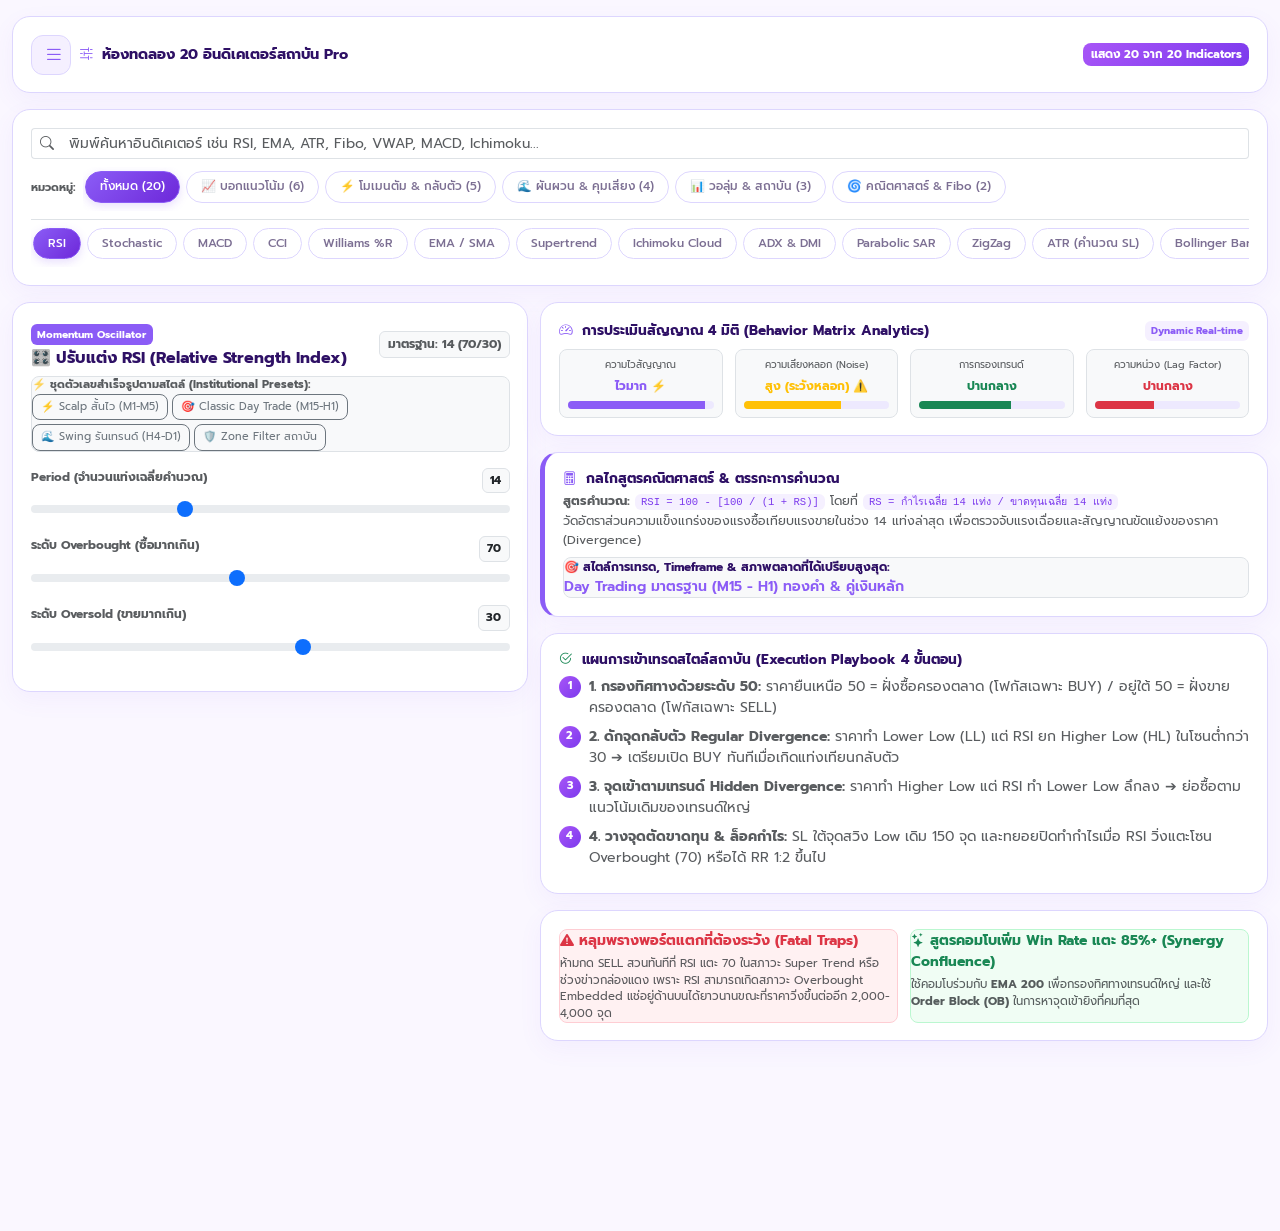
<file: indicator-lab.html>
<!DOCTYPE html>
<html lang="th">
<head>
  <meta charset="UTF-8">
  <meta name="viewport" content="width=device-width, initial-scale=1.0, maximum-scale=1.0, user-scalable=no">
  <title>ห้องทดลองอินดิเคเตอร์ 20 ตัว - Indicator Strategy Lab Pro (10000% Deep Edition)</title>

  <!-- Bootstrap 5 CSS & Icons -->
  <link href="https://cdn.jsdelivr.net/npm/bootstrap@5.3.3/dist/css/bootstrap.min.css" rel="stylesheet">
  <link href="https://cdn.jsdelivr.net/npm/bootstrap-icons@1.11.3/font/bootstrap-icons.css" rel="stylesheet">
  <!-- Google Font: Prompt -->
  <link rel="preconnect" href="https://fonts.googleapis.com">
  <link rel="preconnect" href="https://fonts.gstatic.com" crossorigin>
  <link href="https://fonts.googleapis.com/css2?family=Prompt:wght@300;400;500;600;700&display=swap" rel="stylesheet">
  <link rel="stylesheet" href="style.css">
</head>
<body>

  <!-- ==================== TOP HEADER ==================== -->
  <header class="container pt-3">
    <div class="base-card d-flex justify-content-between align-items-center flex-wrap gap-2">
      <div class="d-flex align-items-center gap-2">
        <button class="btn btn-hamburger" type="button" data-bs-toggle="offcanvas" data-bs-target="#sidebarMenu">
          <i class="bi bi-list fs-5"></i>
        </button>
        <span class="fw-bold" style="font-size: 0.9rem; color: var(--text-main);">
          <i class="bi bi-sliders2 me-1" style="color: var(--primary-purple);"></i> ห้องทดลอง 20 อินดิเคเตอร์สถาบัน Pro
        </span>
      </div>

      <span class="badge px-2.5 py-1.5 rounded-3 text-white" id="total-indi-badge" style="background: linear-gradient(135deg, #a855f7, #7c3aed); font-size: 0.72rem;">
        20 Indicators ครบวงจร 10000%
      </span>
    </div>
  </header>

  <!-- ==================== OFFCANVAS SIDEBAR ==================== -->
  <div class="offcanvas offcanvas-start" tabindex="-1" id="sidebarMenu" style="width: 350px;">
    <div class="offcanvas-header border-bottom bg-light">
      <h6 class="offcanvas-title fw-bold mb-0" style="color: var(--text-main);">
        <i class="bi bi-grid-fill me-1" style="color: var(--primary-purple);"></i> สารบัญระบบเทรดครบวงจร
      </h6>
      <button type="button" class="btn-close" data-bs-dismiss="offcanvas"></button>
    </div>
    <div class="offcanvas-body p-3"></div>
  </div>

  <!-- ==================== MAIN CONTENT ==================== -->
  <main class="container mt-3">

    <!-- 1. แถบควบคุม: ค้นหา & ตัวกรอง 5 หมวดหมู่ -->
    <div class="base-card mb-3">
      
      <!-- ช่องค้นหา Real-time -->
      <div class="mb-2">
        <div class="input-group input-group-sm">
          <span class="input-group-text bg-white text-muted border-end-0"><i class="bi bi-search"></i></span>
          <input type="text" id="indiSearch" class="form-control border-start-0" placeholder="พิมพ์ค้นหาอินดิเคเตอร์ เช่น RSI, EMA, ATR, Fibo, VWAP, MACD, Ichimoku..." onkeyup="filterIndicators()">
        </div>
      </div>

      <!-- แถบเลือกหมวดหมู่ -->
      <div class="d-flex align-items-center gap-2 mb-2">
        <small class="text-muted fw-bold" style="font-size: 0.7rem; flex-shrink: 0;">หมวดหมู่:</small>
        <div class="horizontal-scroll" id="catBar">
          <button class="cat-btn active" onclick="filterCategory('all', this)">ทั้งหมด (20)</button>
          <button class="cat-btn" onclick="filterCategory('trend', this)">📈 บอกแนวโน้ม (6)</button>
          <button class="cat-btn" onclick="filterCategory('momentum', this)">⚡ โมเมนตัม & กลับตัว (5)</button>
          <button class="cat-btn" onclick="filterCategory('volatility', this)">🌊 ผันผวน & คุมเสี่ยง (4)</button>
          <button class="cat-btn" onclick="filterCategory('volume', this)">📊 วอลุ่ม & สถาบัน (3)</button>
          <button class="cat-btn" onclick="filterCategory('math', this)">🌀 คณิตศาสตร์ & Fibo (2)</button>
        </div>
      </div>

      <!-- รายชื่อปุ่ม Indicator ทั้ง 20 ตัว -->
      <div class="horizontal-scroll border-top pt-2" id="indicatorButtons"></div>
    </div>

    <!-- 2. แผงควบคุม & พิมพ์เขียวรายละเอียด 10,000% -->
    <div class="row g-3">
      
      <!-- ฝั่งซ้าย: ตัวปรับแต่ง Parameter + Presets สไตล์สถาบัน -->
      <div class="col-lg-5">
        <div class="base-card mb-3">
          
          <div class="d-flex justify-content-between align-items-center mb-2">
            <div>
              <span class="badge text-white" style="background-color: var(--primary-purple); font-size: 0.65rem;" id="ctrl-cat-badge">โมเมนตัม</span>
              <h6 class="fw-bold mb-0 mt-1" style="color: var(--text-main);" id="ctrl-title">🎛️ ปรับแต่ง RSI</h6>
            </div>
            <span class="badge bg-light text-muted border" id="ctrl-badge">ค่ามาตรฐาน: 14</span>
          </div>

          <!-- Presets สไตล์การเทรด -->
          <div class="mb-3 p-2.5 rounded-3 border bg-light">
            <small class="text-muted fw-bold d-block mb-1.5" style="font-size: 0.7rem;">⚡ ชุดตัวเลขสำเร็จรูปตามสไตล์ (Institutional Presets):</small>
            <div class="d-flex gap-1 flex-wrap" id="preset-buttons"></div>
          </div>

          <!-- Interactive Sliders -->
          <div id="dynamic-inputs" class="space-y-3"></div>

        </div>
      </div>

      <!-- ฝั่งขวา: ผลการประเมิน 4 มิติ + กลไกคณิตศาสตร์ + แผนเทรดสถาบัน 4 ขั้นตอน -->
      <div class="col-lg-7">
        
        <!-- เกจวัดสถิติ 4 มิติ Real-Time -->
        <div class="base-card mb-3 bg-white">
          <div class="d-flex justify-content-between align-items-center mb-2">
            <h6 class="fw-bold mb-0" style="font-size: 0.85rem; color: var(--text-main);">
              <i class="bi bi-speedometer2 me-1" style="color: var(--primary-purple);"></i> การประเมินสัญญาณ 4 มิติ (Behavior Matrix Analytics)
            </h6>
            <span class="badge" style="background-color: var(--purple-soft); color: var(--primary-purple); font-size: 0.62rem;">Dynamic Real-time</span>
          </div>
          
          <div class="row g-2 text-center">
            <div class="col-6 col-md-3">
              <div class="p-2 border rounded-3 h-100 bg-light">
                <small class="text-muted d-block" style="font-size: 0.62rem;">ความไวสัญญาณ</small>
                <strong id="meter-speed-val" style="color: var(--primary-purple); font-size: 0.75rem;">ปานกลาง</strong>
                <div class="metric-bar mt-1"><div id="meter-speed-bar" class="h-100" style="background-color: var(--primary-purple); width: 50%;"></div></div>
              </div>
            </div>
            <div class="col-6 col-md-3">
              <div class="p-2 border rounded-3 h-100 bg-light">
                <small class="text-muted d-block" style="font-size: 0.62rem;">ความเสี่ยงหลอก (Noise)</small>
                <strong id="meter-noise-val" class="text-warning" style="font-size: 0.75rem;">ปานกลาง</strong>
                <div class="metric-bar mt-1"><div id="meter-noise-bar" class="h-100 bg-warning" style="width: 50%;"></div></div>
              </div>
            </div>
            <div class="col-6 col-md-3">
              <div class="p-2 border rounded-3 h-100 bg-light">
                <small class="text-muted d-block" style="font-size: 0.62rem;">การกรองเทรนด์</small>
                <strong id="meter-rel-val" class="text-success" style="font-size: 0.75rem;">สูง</strong>
                <div class="metric-bar mt-1"><div id="meter-rel-bar" class="h-100 bg-success" style="width: 70%;"></div></div>
              </div>
            </div>
            <div class="col-6 col-md-3">
              <div class="p-2 border rounded-3 h-100 bg-light">
                <small class="text-muted d-block" style="font-size: 0.62rem;">ความหน่วง (Lag Factor)</small>
                <strong id="meter-lag-val" class="text-danger" style="font-size: 0.75rem;">ต่ำ</strong>
                <div class="metric-bar mt-1"><div id="meter-lag-bar" class="h-100 bg-danger" style="width: 30%;"></div></div>
              </div>
            </div>
          </div>
        </div>

        <!-- กลไกสูตรคณิตศาสตร์ & การคำนวณเบื้องหลัง -->
        <div class="base-card mb-3" style="border-left: 5px solid var(--primary-purple);">
          <h6 class="fw-bold mb-1" style="font-size: 0.85rem; color: var(--text-main);">
            <i class="bi bi-calculator me-1" style="color: var(--primary-purple);"></i> กลไกสูตรคณิตศาสตร์ & ตรรกะการคำนวณ
          </h6>
          <p id="analysis-mech" class="small text-muted mb-2" style="font-size: 0.78rem; line-height: 1.55;">-</p>

          <div class="p-2.5 rounded-3 border small text-muted bg-light">
            <strong class="d-block mb-0.5" style="font-size: 0.75rem; color: var(--text-main);">🎯 สไตล์การเทรด, Timeframe & สภาพตลาดที่ได้เปรียบสูงสุด:</strong>
            <span id="analysis-style" style="color: var(--primary-purple); font-weight: 600;">-</span>
          </div>
        </div>

        <!-- แผนการเข้าเทรดสไตล์สถาบัน 4 ขั้นตอน (Step-by-Step Playbook) -->
        <div class="base-card mb-3 bg-white">
          <h6 class="fw-bold mb-2.5" style="font-size: 0.85rem; color: var(--text-main);">
            <i class="bi bi-check2-circle text-success me-1"></i> แผนการเข้าเทรดสไตล์สถาบัน (Execution Playbook 4 ขั้นตอน)
          </h6>
          <div id="strategy-steps" class="small text-muted space-y-2"></div>
        </div>

        <!-- หลุมพรางที่ต้องระวัง & สูตรคอมโบเพิ่มความแม่นยำ -->
        <div class="base-card bg-white">
          <div class="row g-2">
            <div class="col-md-6">
              <div class="p-2.5 border rounded-3 h-100" style="background-color: #fff1f2; border-color: #fecdd3 !important;">
                <strong class="text-danger d-block mb-1 small">
                  <i class="bi bi-exclamation-triangle-fill"></i> หลุมพรางพอร์ตแตกที่ต้องระวัง (Fatal Traps)
                </strong>
                <p id="pitfall-text" class="text-muted mb-0" style="font-size: 0.72rem; line-height: 1.45;">-</p>
              </div>
            </div>
            <div class="col-md-6">
              <div class="p-2.5 border rounded-3 h-100" style="background-color: #f0fdf4; border-color: #bbf7d0 !important;">
                <strong class="text-success d-block mb-1 small">
                  <i class="bi bi-stars"></i> สูตรคอมโบเพิ่ม Win Rate แตะ 85%+ (Synergy Confluence)
                </strong>
                <p id="synergy-text" class="text-muted mb-0" style="font-size: 0.72rem; line-height: 1.45;">-</p>
              </div>
            </div>
          </div>
        </div>

      </div>

    </div>

  </main>

  <!-- JS SCRIPTS -->
  <script src="https://cdn.jsdelivr.net/npm/bootstrap@5.3.3/dist/js/bootstrap.bundle.min.js"></script>
  <script src="workspace-core.js"></script>

  <!-- Complete 20 Indicators Database & Analytics Engine (10,000% Edition) -->
  <script>
    let currentIndi = 'rsi';
    let currentCategory = 'all';

    const indiData = {
      // ================= 1. MOMENTUM & OSCILLATORS =================
      rsi: {
        name: "RSI", category: "momentum", title: "🎛️ ปรับแต่ง RSI (Relative Strength Index)", catBadge: "Momentum Oscillator", badge: "มาตรฐาน: 14 (70/30)",
        presets: [
          { name: "⚡ Scalp สั้นไว (M1-M5)", values: [7, 80, 20] },
          { name: "🎯 Classic Day Trade (M15-H1)", values: [14, 70, 30] },
          { name: "🌊 Swing รันเทรนด์ (H4-D1)", values: [21, 65, 35] },
          { name: "🛡️ Zone Filter สถาบัน", values: [14, 60, 40] }
        ],
        inputs: [
          { id: "rsi_p", label: "Period (จำนวนแท่งเฉลี่ยคำนวณ)", min: 2, max: 40, val: 14, step: 1 },
          { id: "rsi_ob", label: "ระดับ Overbought (ซื้อมากเกิน)", min: 55, max: 90, val: 70, step: 1 },
          { id: "rsi_os", label: "ระดับ Oversold (ขายมากเกิน)", min: 10, max: 45, val: 30, step: 1 }
        ],
        evaluate: function([p, ob, os]) {
          let speed = Math.max(10, Math.min(98, Math.round((28 - p) * 3.5 + 45)));
          let noise = Math.max(10, Math.min(95, Math.round((22 - p) * 4 + 35)));
          let rel = Math.max(20, Math.min(95, Math.round(p * 2 + 35)));
          let lag = Math.max(10, Math.min(85, Math.round(p * 2.2 + 10)));
          return {
            speed, noise, rel, lag,
            mech: `<strong>สูตรคำนวณ:</strong> <code>RSI = 100 - [100 / (1 + RS)]</code> โดยที่ <code>RS = กำไรเฉลี่ย ${p} แท่ง / ขาดทุนเฉลี่ย ${p} แท่ง</code><br>วัดอัตราส่วนความแข็งแกร่งของแรงซื้อเทียบแรงขายในช่วง ${p} แท่งล่าสุด เพื่อตรวจจับแรงเฉื่อยและสัญญาณขัดแย้งของราคา (Divergence)`,
            style: p <= 8 ? "Scalping สั้นไว (M1 - M5) ช่วงตลาดลอนดอน & นิวยอร์ก" : p >= 20 ? "Swing Trading (H4 - D1) รันเทรนด์ข้ามสัปดาห์" : "Day Trading มาตรฐาน (M15 - H1) ทองคำ & คู่เงินหลัก",
            steps: [
              `<strong>1. กรองทิศทางด้วยระดับ 50:</strong> ราคายืนเหนือ 50 = ฝั่งซื้อครองตลาด (โฟกัสเฉพาะ BUY) / อยู่ใต้ 50 = ฝั่งขายครองตลาด (โฟกัสเฉพาะ SELL)`,
              `<strong>2. ดักจุดกลับตัว Regular Divergence:</strong> ราคาทำ Lower Low (LL) แต่ RSI ยก Higher Low (HL) ในโซนต่ำกว่า ${os} ➔ เตรียมเปิด BUY ทันทีเมื่อเกิดแท่งเทียนกลับตัว`,
              `<strong>3. จุดเข้าตามเทรนด์ Hidden Divergence:</strong> ราคาทำ Higher Low แต่ RSI ทำ Lower Low ลึกลง ➔ ย่อซื้อตามแนวโน้มเดิมของเทรนด์ใหญ่`,
              `<strong>4. วางจุดตัดขาดทุน & ล็อคกำไร:</strong> SL ใต้จุดสวิง Low เดิม 150 จุด และทยอยปิดทำกำไรเมื่อ RSI วิ่งแตะโซน Overbought (${ob}) หรือได้ RR 1:2 ขึ้นไป`
            ],
            pitfall: "ห้ามกด SELL สวนทันทีที่ RSI แตะ 70 ในสภาวะ Super Trend หรือช่วงข่าวกล่องแดง เพราะ RSI สามารถเกิดสภาวะ Overbought Embedded แช่อยู่ด้านบนได้ยาวนานขณะที่ราคาวิ่งขึ้นต่ออีก 2,000-4,000 จุด",
            synergy: "ใช้คอมโบร่วมกับ <strong>EMA 200</strong> เพื่อกรองทิศทางเทรนด์ใหญ่ และใช้ <strong>Order Block (OB)</strong> ในการหาจุดเข้ายิงที่คมที่สุด"
          };
        }
      },

      stoch: {
        name: "Stochastic", category: "momentum", title: "🎛️ ปรับแต่ง Stochastic Oscillator", catBadge: "Momentum Oscillator", badge: "มาตรฐาน: 14, 3, 3 (80/20)",
        presets: [
          { name: "⚡ Fast Stoch สไนเปอร์ (M1-M5)", values: [5, 3, 3] },
          { name: "🎯 Classic Day Trade (M15-H1)", values: [14, 3, 3] },
          { name: "🌊 Slow Stoch กรองลึก (H4)", values: [21, 5, 5] }
        ],
        inputs: [
          { id: "stoch_k", label: "%K Period (แท่งคำนวณราคาปิดเทียบกรอบ)", min: 3, max: 30, val: 14, step: 1 },
          { id: "stoch_d", label: "%D Period (เส้นเฉลี่ยสัญญาณ Signal)", min: 2, max: 10, val: 3, step: 1 },
          { id: "stoch_s", label: "Slowing (เกลี่ยความนุ่มนวล)", min: 1, max: 10, val: 3, step: 1 }
        ],
        evaluate: function([k, d, s]) {
          return {
            speed: Math.max(15, Math.min(95, Math.round((20 - k) * 3 + 45))), noise: Math.max(15, Math.min(95, Math.round((18 - k) * 3.5 + 40))), rel: Math.max(20, Math.min(90, Math.round(k * 2 + 30))), lag: Math.max(10, Math.min(70, Math.round(s * 8 + 15))),
            mech: `<strong>สูตรคำนวณ:</strong> <code>%K = [(Close - Lowest Low ${k}) / (Highest High ${k} - Lowest Low ${k})] × 100</code> และ <code>%D = SMA(${d}) ของ %K</code><br>วัดตำแหน่งราคาปิดปัจจุบันว่าอยู่ใกล้จุดสูงสุดหรือต่ำสุดของกรอบ ${k} แท่ง ตอบสนองต่อการกลับตัวในกรอบ Sideway ได้ไวกว่า RSI ถึง 2 เท่า`,
            style: "ตลาด Sideway ในกรอบแนวรับ-ต้าน & ช่วงตลาดเอเชีย (06:00 - 13:00 น.)",
            steps: [
              `<strong>1. ตรวจสอบสภาวะตลาด:</strong> ยืนยันว่าราคาไม่มีแนวโน้มรุนแรง (ADX < 20) และกำลังวิ่งในกรอบแนวรับ-ต้านแนวนอน`,
              `<strong>2. สัญญาณ Trigger โซน Oversold:</strong> รอราคาลงมาแตะแนวรับ และเส้น %K ตัดขึ้นเหนือ %D ในโซนต่ำกว่า 20`,
              `<strong>3. จุดเข้า Entry:</strong> เปิด BUY ทันทีเมื่อแท่งเทียนถัดไปปิดแท่งเขียวสมบูรณ์`,
              `<strong>4. SL & TP:</strong> วาง SL ใต้แนวรับกรอบล่าง 100 จุด, TP เมื่อเส้น Stochastic วิ่งขึ้นไปตัดกันในโซน Overbought (>80)`
            ],
            pitfall: "อย่านำ Stochastic ไปใช้กด Sell สวนเทรนด์ขาขึ้นแรงๆ เพราะ %K/%D จะแช่อยู่ในโซน Overbought (>80) นานมากจนพอร์ตแตก",
            synergy: "ใช้คู่กับ <strong>แนวรับ-แนวต้านแนวนอน (Horizontal S/R)</strong> และ <strong>Bollinger Bands</strong>"
          };
        }
      },

      macd: {
        name: "MACD", category: "momentum", title: "🎛️ ปรับแต่ง MACD (Trend & Momentum)", catBadge: "Momentum / Trend", badge: "มาตรฐาน: 12, 26, 9",
        presets: [
          { name: "⚡ Scalper Fast Cross", values: [6, 13, 5] },
          { name: "🎯 Classic สากล", values: [12, 26, 9] },
          { name: "🌊 Trend Smoother กรองเทรนด์ใหญ่", values: [19, 39, 9] }
        ],
        inputs: [
          { id: "m_f", label: "Fast EMA (เส้นเร็ว)", min: 3, max: 20, val: 12, step: 1 },
          { id: "m_s", label: "Slow EMA (เส้นช้า)", min: 15, max: 45, val: 26, step: 1 },
          { id: "m_sig", label: "Signal SMA (เส้นสัญญาณ)", min: 3, max: 18, val: 9, step: 1 }
        ],
        evaluate: function([f, s, sig]) {
          return {
            speed: Math.max(15, Math.min(90, Math.round((26 - s) * 2 + 50))), noise: Math.max(10, Math.min(90, Math.round((12 - f) * 3 + 45))), rel: Math.max(20, Math.min(95, Math.round(s * 1.5 + 35))), lag: Math.max(25, Math.min(85, Math.round(s * 1.8 + 15))),
            mech: `<strong>สูตรคำนวณ:</strong> <code>MACD Line = EMA(${f}) - EMA(${s})</code> | <code>Signal Line = SMA(${sig}) ของ MACD</code> | <code>Histogram = MACD - Signal</code><br>เมื่อแท่ง Histogram ขยายตัวสูงขึ้น แปลว่าอัตราเร่งของโมเมนตัมกำลังเพิ่มขึ้นแบบทวีคูณ`,
            style: "Trend-Following รันเทรนด์คำใหญ่ & หาจุดกลับตัวรอบใหญ่ (M15 - D1)",
            steps: [
              `<strong>1. กรองทิศทางด้วยแกนศูนย์ (Zero Line):</strong> เส้น MACD อยู่เหนือ 0 = ฝั่งซื้อครองตลาด / ใต้ 0 = ฝั่งขายครองตลาด`,
              `<strong>2. หาจุดเข้า Zero-Line Crossover:</strong> เปิด BUY เมื่อเส้น MACD ตัดข้ามแกน 0 ขึ้นมาจากด้านล่างพร้อมแท่งเทียนแทงทะลุแนวต้าน`,
              `<strong>3. จุดเข้า MACD Divergence:</strong> ราคาทำ New High แต่ยอดภูเขา Histogram เตี้ยลง ➔ เตรียมเปิด SELL รอบใหญ่`,
              `<strong>4. Exit:</strong> ปิดทำกำไรเมื่อแท่ง Histogram เริ่มหดตัวสั้นลง 2 แท่งติดต่อกัน`
            ],
            pitfall: "เส้น MACD ตัดกันบ่อยเกินไปในช่วงตลาดไม่มีวอลุ่ม (ช่วงบ่ายก่อนตลาดลอนดอนเปิด) ทำให้เข้าแล้วราคาไม่วิ่ง",
            synergy: "ใช้คู่กับ <strong>Price Action BOS & CHoCH</strong> เพื่อยืนยันว่าการกลับตัวสอดคล้องกับโครงสร้างราคาจริง"
          };
        }
      },

      cci: {
        name: "CCI", category: "momentum", title: "🎛️ ปรับแต่ง Commodity Channel Index (CCI)", catBadge: "Momentum / Breakout", badge: "มาตรฐาน: 20 (±100)",
        presets: [
          { name: "⚡ Scalp สั้นไว", values: [14, 100] },
          { name: "🎯 Classic มาตรฐาน", values: [20, 100] },
          { name: "🌊 Deep Filter กรองระเบิดราคา", values: [30, 150] }
        ],
        inputs: [
          { id: "cci_p", label: "Period (จำนวนแท่งเฉลี่ย)", min: 7, max: 50, val: 20, step: 1 },
          { id: "cci_lvl", label: "ระดับโซน Breakout Level", min: 80, max: 200, val: 100, step: 10 }
        ],
        evaluate: function([p, lvl]) {
          return {
            speed: 70, noise: 40, rel: 80, lag: 35,
            mech: `<strong>สูตรคำนวณ:</strong> <code>CCI = (Typical Price - SMA(${p})) / (0.015 × Mean Deviation)</code><br>วัดการเบี่ยงเบนทางสถิติของราคาปัจจุบันเทียบกับราคาเฉลี่ย ${p} แท่ง ตัวเลข 70-80% ของเวลาจะวิ่งอยู่ในกรอบ ±${lvl}`,
            style: "โมเมนตัม Breakout & ดักจับต้นรอบเทรนด์ใหม่",
            steps: [
              `<strong>1. สัญญาณ Breakout ขาขึ้น:</strong> เส้น CCI พุ่งทะลุระดับ +${lvl} ขึ้นไปอย่างรุนแรง ➔ เปิด BUY ตามน้ำ`,
              `<strong>2. สัญญาณ Breakdown ขาลง:</strong> เส้น CCI ดิ่งทะลุระดับ -${lvl} ลงมา ➔ เปิด SELL ตามน้ำ`,
              `<strong>3. ดักจุดกลับตัว Divergence:</strong> ราคาทำ New High แต่ยอด CCI ต่ำลงในโซนสูงกว่า +${lvl}`,
              `<strong>4. TP:</strong> ปิดทำกำไรเมื่อเส้น CCI มุดกลับเข้ามาในโซนปกติ`
            ],
            pitfall: "รีบกด SELL สวนทันทีที่ CCI ทะลุ +100 เพราะในตลาดที่เป็นเทรนด์แรง CCI สามารถพุ่งทะยานไปถึง +250 ถึง +300 ได้อย่างง่ายดาย",
            synergy: "ใช้คู่กับ <strong>EMA 50</strong> เพื่อกรองเทรนด์ และใช้ <strong>ATR</strong> เพื่อคำนวณระยะ SL"
          };
        }
      },

      wpr: {
        name: "Williams %R", category: "momentum", title: "🎛️ ปรับแต่ง Williams %R", catBadge: "Momentum Sniper", badge: "มาตรฐาน: 14 (-20 / -80)",
        presets: [
          { name: "⚡ Sniper Fast Trigger", values: [7] },
          { name: "🎯 Classic มาตรฐาน", values: [14] },
          { name: "🌊 Smooth Trend", values: [28] }
        ],
        inputs: [
          { id: "wpr_p", label: "Period (แท่งคำนวณ)", min: 5, max: 40, val: 14, step: 1 }
        ],
        evaluate: function([p]) {
          return {
            speed: 88, noise: 52, rel: 70, lag: 18,
            mech: `<strong>สูตรคำนวณ:</strong> <code>%R = [(Highest High ${p} - Close) / (Highest High ${p} - Lowest Low ${p})] × -100</code><br>สเกลกลับด้านจาก 0 ถึง -100 บ่งบอกตำแหน่งราคาปิดเทียบจุดสูงสุดในรอบ ${p} แท่ง ตอบสนองไวที่สุดในกลุ่ม Oscillator`,
            style: "Scalping สไนเปอร์ ยิงคมในจังหวะ Pullback (M1 - M15)",
            steps: [
              `<strong>1. เข้าสู่โซนขายมากเกินไป:</strong> เส้นมุดลงไปต่ำกว่าระดับ -80 ในขณะที่เทรนด์ใหญ่เป็นขาขึ้น`,
              `<strong>2. สัญญาณ Trigger:</strong> รอเส้นดีดตัวตัดกลับขึ้นมาเหนือระดับ -80 พร้อมแท่งเทียนเขียวคอนเฟิร์ม`,
              `<strong>3. จุดเข้า:</strong> เปิด BUY ทันที วาง SL สั้นมากใต้ปลายไส้เทียนแท่งกลับตัว`,
              `<strong>4. TP:</strong> ปิดทำกำไรเมื่อเส้นวิ่งขึ้นไปแตะระดับ -20`
            ],
            pitfall: "ความไวสูงมาก ทำให้มีสัญญาณหลอกบ่อย ต้องรอให้เส้นวกกลับข้ามระดับ -80/-20 ก่อนเสมอ ห้ามกดตอนเส้นกำลังทุบดิ่ง",
            synergy: "ใช้คู่กับ <strong>Order Block (OB)</strong> ในระบบ Smart Money Concepts"
          };
        }
      },

      // ================= 2. TREND FOLLOWING =================
      ema: {
        name: "EMA / SMA", category: "trend", title: "🎛️ ปรับแต่งเส้นค่าเฉลี่ย EMA / SMA", catBadge: "Trend Following", badge: "มาตรฐาน: 20, 50, 200",
        presets: [
          { name: "⚡ Scalper Set (M1-M5)", values: [9, 21, 50] },
          { name: "🎯 Classic Day Trade (M15-H1)", values: [20, 50, 200] },
          { name: "🌊 Institutional Golden Cross", values: [50, 100, 200] }
        ],
        inputs: [
          { id: "ema_f", label: "EMA เส้นเร็ว (Fast Period)", min: 5, max: 30, val: 20, step: 1 },
          { id: "ema_m", label: "EMA เส้นกลาง (Mid Period)", min: 30, max: 100, val: 50, step: 1 },
          { id: "ema_s", label: "EMA เส้นช้า (Trend Line สถาบัน)", min: 100, max: 400, val: 200, step: 10 }
        ],
        evaluate: function([f, m, s]) {
          return {
            speed: Math.max(15, Math.min(95, Math.round((30 - f) * 2.5 + 40))), noise: Math.max(10, Math.min(90, Math.round((25 - f) * 3 + 30))), rel: Math.max(20, Math.min(98, Math.round((s / 200) * 40 + 45))), lag: Math.max(20, Math.min(90, Math.round(s * 0.2 + 25))),
            mech: `<strong>สูตรคำนวณ EMA:</strong> <code>EMA = (Price × Multiplier) + (EMA_prev × (1 - Multiplier))</code> โดย <code>Multiplier = 2 / (Period + 1)</code><br>EMA ให้น้ำหนักกับแท่งเทียนล่าสุดมากกว่าแบบปกติ ทำให้ตอบสนองต่อการเปลี่ยนเทรนด์ไวกว่า SMA. เส้น <strong>EMA ${s}</strong> ใช้เป็นเส้นแบ่งแนวโน้มหลักของโลกสถาบันการเงิน`,
            style: "Trend Following & ดักย่อเข้าตามเทรนด์ (Pullback)",
            steps: [
              `<strong>1. กรองเทรนด์ใหญ่:</strong> ราคายืนอยู่เหนือ EMA ${s} = เล่นเฉพาะหน้า BUY เท่านั้น (ห้ามกด SELL เด็ดขาด)`,
              `<strong>2. สัญญาณ Pullback:</strong> รอราคาย่อตัวลงมาทดสอบที่เส้น EMA ${f} หรือ EMA ${m}`,
              `<strong>3. แท่งเทียนยืนยัน:</strong> เกิดแท่งเทียนกลับตัว (Hammer / Bullish Engulfing) เด้งออกจากเส้น EMA`,
              `<strong>4. SL & TP:</strong> วาง SL ใต้เส้น EMA ${m} เล็กน้อย และรันกำไรจนกว่า EMA ${f} จะตัดลงใต้ EMA ${m}`
            ],
            pitfall: "การใช้ EMA ในตลาด Sideway กรอบแคบ จะทำให้เส้นพันกันไปมา เกิดสัญญาณตัดหลอก (Whipsaw) กิน SL ต่อเนื่อง",
            synergy: "ใช้คู่กับ <strong>ADX (>25)</strong> เพื่อยืนยันว่าตลาดมีเทรนด์จริงก่อนเข้าตามสัญญาณตัดของเส้น EMA"
          };
        }
      },

      supertrend: {
        name: "Supertrend", category: "trend", title: "🎛️ ปรับแต่ง Supertrend (Dynamic Trailing)", catBadge: "Trend Following", badge: "มาตรฐาน: ATR 10, Multiplier 3",
        presets: [
          { name: "⚡ Scalp สลับสีไว", values: [7, 2.0] },
          { name: "🎯 Day Trade มาตรฐาน", values: [10, 3.0] },
          { name: "🌊 Trend Rider รันคำใหญ่", values: [14, 4.0] }
        ],
        inputs: [
          { id: "st_atr", label: "ATR Period", min: 5, max: 25, val: 10, step: 1 },
          { id: "st_mul", label: "Multiplier (ระยะห่างเส้น)", min: 1.0, max: 5.0, val: 3.0, step: 0.2 }
        ],
        evaluate: function([p, mul]) {
          return {
            speed: Math.max(15, Math.min(90, Math.round((3.0 - mul) * 25 + 50))), noise: Math.max(10, Math.min(90, Math.round((2.8 - mul) * 30 + 40))), rel: Math.max(20, Math.min(95, Math.round(mul * 18 + 25))), lag: Math.max(20, Math.min(80, Math.round(p * 2.5 + 15))),
            mech: `<strong>สูตรคำนวณ:</strong> <code>Upper Band = (High + Low)/2 + (${mul} × ATR(${p}))</code> | <code>Lower Band = (High + Low)/2 - (${mul} × ATR(${p}))</code><br>เมื่อราคาปิดแท่งทะลุ Upper Band เส้นจะเปลี่ยนเป็นสีเขียวและสลับมาอยู่ใต้แท่งเทียนทันทีเพื่อเป็นแนวรับไดนามิก`,
            style: "ระบบเทรดตามกฎ 100% (Rule-Based Trading) ไร้อารมณ์",
            steps: [
              `<strong>1. รอยืนยันแท่งเทียน:</strong> รอแท่งเทียนปิดแท่งเขียวและเส้น Supertrend เปลี่ยนเป็นสีเขียวใต้แท่งเทียน`,
              `<strong>2. จุดเข้า Entry:</strong> เปิด BUY ที่ราคาเปิดของแท่งถัดไปทันที`,
              `<strong>3. Trailing Stop:</strong> ใช้เส้นสีเขียวเป็นจุด Stop Loss และเลื่อนขึ้นตามเส้นไปเรื่อยๆ ทุกครั้งที่ปิดแท่งใหม่`,
              `<strong>4. จุดออก Exit:</strong> ปิดออเดอร์ทันทีเมื่อราคาปิดแท่งหลุดเส้นสีเขียวลงมา`
            ],
            pitfall: "การเข้าเทรดตอนที่แท่งเทียนกำลังวิ่งทะลุเส้นแต่ยังไม่จบแท่ง (Unconfirmed Bar) เพราะท้ายแท่งอาจดีดกลับทำให้ติดดอย",
            synergy: "ใช้ร่วมกับ <strong>EMA 200</strong> โดยจะเปิด BUY เฉพาะตอนที่ Supertrend เขียว และราคาอยู่เหนือ EMA 200 เท่านั้น"
          };
        }
      },

      ichimoku: {
        name: "Ichimoku Cloud", category: "trend", title: "🎛️ ปรับแต่ง Ichimoku Kinko Hyo (ระบบเมฆ)", catBadge: "Trend / S&R", badge: "มาตรฐาน: 9, 26, 52",
        presets: [
          { name: "⚡ Fast 24/7 Crypto/Gold", values: [10, 30, 60] },
          { name: "🎯 Classic Forex มาตรฐาน", values: [9, 26, 52] },
          { name: "🌊 Double Smooth กรองนิ่ง", values: [18, 52, 104] }
        ],
        inputs: [
          { id: "ichi_t", label: "Tenkan-sen (Conversion Line)", min: 5, max: 20, val: 9, step: 1 },
          { id: "ichi_k", label: "Kijun-sen (Base Line)", min: 15, max: 40, val: 26, step: 1 },
          { id: "ichi_s", label: "Senkou Span B (Leading Span 2)", min: 30, max: 120, val: 52, step: 2 }
        ],
        evaluate: function([t, k, s]) {
          return {
            speed: 55, noise: 25, rel: 92, lag: 45,
            mech: `<strong>ส่วนประกอบ 5 เส้น:</strong> <code>Tenkan = (High${t}+Low${t})/2</code> | <code>Kijun = (High${k}+Low${k})/2</code> | <code>Span A = (Tenkan+Kijun)/2 พล็อตล่วงหน้า 26 แท่ง</code> | <code>Span B = (High${s}+Low${s})/2 พล็อตล่วงหน้า 26 แท่ง</code><br>ก้อนเมฆ Kumo ทำหน้าที่เป็นแนวรับ-แนวต้านแห่งอนาคตและบอกความสมดุลของตลาด`,
            style: "Trend-Following รันเทรนด์ระยะกลาง-ยาว (H1, H4, D1)",
            steps: [
              `<strong>1. กรองสภาวะกระทิง:</strong> ราคายืนอยู่เหนือเมฆ Kumo อย่างชัดเจน และเมฆข้างหน้าเป็นสีเขียว`,
              `<strong>2. สัญญาณเข้า TK Cross:</strong> เส้น Tenkan (${t}) ตัดขึ้นเหนือ Kijun (${k}) เหนือเมฆ`,
              `<strong>3. คอนเฟิร์ม Chikou Span:</strong> เส้น Chikou ยืนโล่งเหนือแท่งเทียนในอดีต (ไร้แนวต้านขวาง)`,
              `<strong>4. SL & TP:</strong> วาง SL ใต้เส้น Kijun หรือใต้ขอบล่างของก้อนเมฆ แล้วรันเทรนด์ยาว`
            ],
            pitfall: "การเทรดในขณะที่ราคาวิ่งอยู่ 'ภายในก้อนเมฆ Kumo' เพราะเป็นโซนสุญญากาศที่ราคาจะผันผวนไร้ทิศทาง",
            synergy: "ใช้เดี่ยวๆ ได้สมบูรณ์แบบ หรือคอมโบร่วมกับ <strong>Candlestick Price Action</strong>"
          };
        }
      },

      adx: {
        name: "ADX & DMI", category: "trend", title: "🎛️ ปรับแต่ง ADX (วัดพละกำลังของเทรนด์)", catBadge: "Trend Strength", badge: "มาตรฐาน: 14 (Threshold 25)",
        presets: [
          { name: "⚡ จับเทรนด์ไว", values: [10, 20] },
          { name: "🎯 มาตรฐานสากล", values: [14, 25] },
          { name: "🛡️ กรองเฉพาะซูเปอร์เทรนด์", values: [20, 30] }
        ],
        inputs: [
          { id: "adx_p", label: "ADX Period", min: 7, max: 30, val: 14, step: 1 },
          { id: "adx_th", label: "ระดับยืนยันเทรนด์แรง (Threshold)", min: 15, max: 40, val: 25, step: 1 }
        ],
        evaluate: function([p, th]) {
          return {
            speed: 50, noise: 20, rel: 88, lag: 40,
            mech: `<strong>สูตรคำนวณ:</strong> คำนวณจากความแตกต่างระหว่างทิศทางบวก (+DI) และลบ (-DI) นำมาหาค่าเฉลี่ย DX<br>ADX วัด <strong>'พละกำลังความแรงของแนวโน้ม'</strong> โดยไม่สนใจว่ากราฟกำลังขึ้นหรือลง (Non-directional)`,
            style: "ตัวกรองระบบเทรด (Trend Filter) เพื่อคัดแยกตลาดไซด์เวย์ออกจากตลาดเทรนด์",
            steps: [
              `<strong>1. ตรวจสอบพละกำลัง:</strong> เส้น ADX ต้องชี้หัวขึ้นและมีค่าสูงกว่า ${th} (ยืนยันว่ามีเทรนด์แรงจริง)`,
              `<strong>2. ดูทิศทางด้วย DMI:</strong> เส้น +DI อยู่เหนือ -DI = เทรนด์ขาขึ้นแรง ➔ เปิด BUY ตามระบบ`,
              `<strong>3. สภาวะ Sideway:</strong> ถ้า ADX < 20 = ตลาดไร้ทิศทาง ➔ ห้ามเล่นระบบ Trend Following เด็ดขาด`,
              `<strong>4. สัญญาณเตือนปิดกำไร:</strong> เมื่อ ADX เริ่มหักหัวลงจากระดับสูงสุด (>40) แสดงว่าเทรนด์เริ่มหมดแรง`
            ],
            pitfall: "เข้าใจผิดว่าเส้น ADX พุ่งขึ้นแปลว่ากราฟกำลังขึ้น (ความจริงคือ ถ้ากราฟดิ่งลงเหวแรงๆ เส้น ADX ก็จะพุ่งขึ้นเช่นกัน เพราะมันวัดความแรง ไม่ได้วัดทิศทาง)",
            synergy: "ใช้คู่กับ <strong>EMA Crossover</strong> โดยจะเปิดออเดอร์ตามสัญญาณตัดของ EMA เฉพาะตอนที่ ADX > ${th} เท่านั้น"
          };
        }
      },

      psar: {
        name: "Parabolic SAR", category: "trend", title: "🎛️ ปรับแต่ง Parabolic SAR", catBadge: "Trailing Stop", badge: "มาตรฐาน: 0.02, 0.20",
        presets: [
          { name: "⚡ ไวต่อการกลับตัว (Scalp)", values: [0.03, 0.25] },
          { name: "🎯 มาตรฐานสากล (Wilder)", values: [0.02, 0.20] },
          { name: "🌊 นุ่มนวลทนสะบัด (Swing)", values: [0.01, 0.15] }
        ],
        inputs: [
          { id: "psar_step", label: "Acceleration Factor (Step อัตราเร่ง)", min: 0.005, max: 0.05, val: 0.02, step: 0.005 },
          { id: "psar_max", label: "Maximum Step (อัตราเร่งสูงสุด)", min: 0.1, max: 0.4, val: 0.2, step: 0.05 }
        ],
        evaluate: function([step, max]) {
          return {
            speed: step > 0.02 ? 80 : 50, noise: step > 0.02 ? 70 : 35, rel: 75, lag: 30,
            mech: `<strong>สูตรคำนวณ:</strong> <code>SAR_next = SAR_curr + AF × (EP - SAR_curr)</code><br>คำนวณจุด Stop and Reverse ด้วยอัตราเร่ง ยิ่งราคาวิ่งไปในทิศทางเดิม จุดไข่ปลาจะยิ่งขยับกระชั้นชิดแท่งเทียนเร็วขึ้นเพื่อล็อคกำไร`,
            style: "ใช้เป็นจุด Trailing Stop และจุดออกออเดอร์ (Exit Strategy)",
            steps: [
              `<strong>1. จุดสลับทิศ:</strong> จุดไข่ปลาสลับจากด้านบนลงมาอยู่ 'ใต้แท่งเทียน' = ยืนยันเริ่มต้นขาขึ้น`,
              `<strong>2. จุดเข้า Entry:</strong> เปิด BUY ที่ราคาเปิดของแท่งใหม่`,
              `<strong>3. Trailing Stop:</strong> ขยับ Stop Loss ตามจุดไข่ปลาที่ขยับยกสูงขึ้นทุกๆ แท่ง`,
              `<strong>4. จุดออก Exit:</strong> ปิดทำกำไรทันทีเมื่อราคาปิดแท่งวิ่งลงมาแตะจุดไข่ปลา`
            ],
            pitfall: "การใช้ Parabolic SAR เข้า-ออกออเดอร์ในตลาด Sideway จะทำให้โดนสลับหลอกไปมาจนพอร์ตเสียหายหนัก",
            synergy: "ใช้ร่วมกับ <strong>ADX (>25)</strong> เพื่อเปิดระบบ Trailing Stop เฉพาะในช่วงที่ตลาดมีเทรนด์จริง"
          };
        }
      },

      zigzag: {
        name: "ZigZag", category: "trend", title: "🎛️ ปรับแต่ง ZigZag (กรองคลื่น High/Low)", catBadge: "Structure Filter", badge: "มาตรฐาน: 12, 5, 3",
        presets: [
          { name: "⚡ สวิงย่อยสไนเปอร์ (M5)", values: [5, 2, 2] },
          { name: "🎯 Classic Market Structure (H1)", values: [12, 5, 3] },
          { name: "🌊 คลื่นสวิงใหญ่สถาบัน (H4/D1)", values: [24, 8, 5] }
        ],
        inputs: [
          { id: "zz_depth", label: "Depth (ความลึกแท่งเทียน)", min: 3, max: 30, val: 12, step: 1 },
          { id: "zz_dev", label: "Deviation (การเบี่ยงเบน %)", min: 1, max: 15, val: 5, step: 1 },
          { id: "zz_back", label: "Backstep (ระยะย้อนกลับ)", min: 1, max: 10, val: 3, step: 1 }
        ],
        evaluate: function([depth, dev, back]) {
          return {
            speed: 60, noise: 20, rel: 92, lag: 30,
            mech: `ลากเส้นตรงเชื่อมต่อระหว่างจุดสูงสุด (High) และต่ำสุด (Low) จริง โดยตัดการแกว่งตัวย่อยที่ต่ำกว่า ${dev}% ออก ช่วยให้มองเห็นโครงสร้างคลื่นที่แท้จริงได้ทันที`,
            style: "อ่านโครงสร้าง Market Structure (HH, HL, LH, LL) & รูปแบบ Chart Patterns",
            steps: [
              `<strong>1. อ่านโครงสร้างแนวโน้ม:</strong> ดูการยกยอด Higher High (HH) และ Higher Low (HL) อย่างชัดเจน`,
              `<strong>2. มาร์กจุด BOS:</strong> เมื่อเส้น ZigZag ลากทะลุยอด High เดิมได้สำเร็จ ➔ ยืนยันการเกิด Break of Structure`,
              `<strong>3. หาจุดเข้า:</strong> รอราคาย่อตัวลงมาทำจุดสวิง Low ใหม่ของ ZigZag แล้วกด BUY ตามเทรนด์`,
              `<strong>4. กาง Fibonacci:</strong> ลาก Fibo จากจุดสวิง Low ไป High ของ ZigZag ได้เป๊ะ 100%`
            ],
            pitfall: "ZigZag มีคุณสมบัติ Repaint (จุดยอดสุดท้ายสามารถขยับเปลี่ยนตำแหน่งได้ตราบใดที่แท่งเทียนยังทำจุดสูงสุดใหม่ต่อเนื่อง) จึงห้ามใช้ยอดที่กำลังวิ่งเป็นจุดกดเข้าทันที",
            synergy: "ใช้คู่กับ <strong>Fibonacci Retracement</strong> เพื่อลากเส้นฟิโบระหว่างยอดสวิงได้อย่างแม่นยำ"
          };
        }
      },

      // ================= 3. VOLATILITY & SL CALCULATION =================
      atr: {
        name: "ATR (คำนวณ SL)", category: "volatility", title: "🎛️ ปรับแต่ง ATR เพื่อคำนวณระยะ Stop Loss", catBadge: "Risk Management", badge: "มาตรฐาน: 14 (ตัวคูณ 1.5x - 2.0x)",
        presets: [
          { name: "⚡ SL กระชับสำหรับ Scalping", values: [14, 1.0] },
          { name: "🎯 SL ปลอดภัยมาตรฐานสากล", values: [14, 1.5] },
          { name: "🛡️ SL กว้างทนแรงเหวี่ยงข่าว (Swing)", values: [14, 2.5] }
        ],
        inputs: [
          { id: "atr_p", label: "Period (จำนวนแท่งคำนวณ)", min: 7, max: 30, val: 14, step: 1 },
          { id: "atr_mul", label: "ตัวคูณระยะ Stop Loss (Multiplier)", min: 0.8, max: 3.5, val: 1.5, step: 0.1 }
        ],
        evaluate: function([p, mul]) {
          return {
            speed: Math.max(10, Math.min(90, Math.round((2.0 - mul) * 30 + 50))), noise: Math.max(10, Math.min(90, Math.round((1.8 - mul) * 35 + 40))), rel: Math.max(25, Math.min(98, Math.round(mul * 25 + 20))), lag: 20,
            mech: `<strong>สูตรคำนวณ True Range (TR):</strong> <code>TR = Max[(High - Low), |High - Close_prev|, |Low - Close_prev|]</code><br>ATR ไม่ได้บอกทิศทางขึ้นหรือลง แต่วัด <strong>"ระยะการแกว่งตัวเฉลี่ยต่อแท่ง"</strong> ตัวคูณ ${mul}x เป็นระยะเผื่อ (Buffer) เพื่อป้องกันไม่ให้ไส้เทียนของความผันผวนปกติสะบัดโดน Stop Loss`,
            style: "การบริหารความเสี่ยง วาง Stop Loss และกำหนดเป้าหมาย TP ทุก Timeframe",
            steps: [
              `<strong>1. ตรวจสอบค่า ATR ปัจจุบัน:</strong> ดูค่า ATR บน TF ที่กำลังเทรด (เช่น M15 ทองคำมีค่า ATR = 3.5 หรือ $3.50)`,
              `<strong>2. คำนวณระยะ Stop Loss:</strong> นำ <code>${mul} × 350 จุด = ${Math.round(mul * 350)} จุด</code>`,
              `<strong>3. ตั้งคำสั่งออเดอร์:</strong> ตั้งระยะ SL ห่างจากจุดเปิดออเดอร์ตามระยะที่คำนวณได้เสมอ`,
              `<strong>4. ตั้งเป้า TP:</strong> วาง TP ที่ระยะอย่างน้อย <code>1.5 × ถึง 2.0 ×</code> ของระยะ SL (รักษา RR 1:1.5+)`
            ],
            pitfall: "การใช้ระยะ SL คงที่แบบฟิกจุดตลอดเวลา (เช่น ฟิก 200 จุดทุกวัน) โดยไม่ดู ATR จะทำให้โดนลากกิน SL บ่อยมากในวันที่ตลาดผันผวนสูง",
            synergy: "นำระยะ SL ที่ได้จาก ATR ไปกรอกลงใน <strong>เครื่องคำนวณ Lot Size (ในหน้าบทเรียน 4 เสา)</strong> เพื่อหาขนาด Lot ที่ปลอดภัย"
          };
        }
      },

      bb: {
        name: "Bollinger Bands", category: "volatility", title: "🎛️ ปรับแต่ง Bollinger Bands (BB)", catBadge: "Volatility Envelope", badge: "มาตรฐาน: 20 (StdDev 2.0)",
        presets: [
          { name: "⚡ ไวต่อกรอบ (Scalp)", values: [14, 1.8] },
          { name: "🎯 Classic มาตรฐานสากล", values: [20, 2.0] },
          { name: "🛡️ กรองสถิติ 99% ปลอดภัยสูง", values: [20, 2.5] }
        ],
        inputs: [
          { id: "bb_p", label: "Period (เส้นกลาง SMA)", min: 10, max: 50, val: 20, step: 1 },
          { id: "bb_dev", label: "StdDev (ความกว้างกรอบบน-ล่าง)", min: 1.0, max: 3.5, val: 2.0, step: 0.1 }
        ],
        evaluate: function([p, dev]) {
          return {
            speed: Math.max(15, Math.min(95, Math.round((2.5 - dev) * 40 + 40))), noise: Math.max(10, Math.min(95, Math.round((2.2 - dev) * 50 + 35))), rel: Math.max(20, Math.min(98, Math.round(dev * 30 + 20))), lag: 25,
            mech: `<strong>สูตรคำนวณ:</strong> <code>Upper/Lower = SMA(${p}) ± (${dev} × Standard Deviation)</code><br>ตามทฤษฎีการแจกแจงแบบปกติ (Normal Distribution) ราคาจะวิ่งอยู่ภายในกรอบนี้ถึง <strong>${dev >= 2.5 ? '99%' : dev <= 1.5 ? '85%' : '95%'}</strong> ของเวลาทั้งหมด`,
            style: "เทรดเด้งขอบในตลาดไซด์เวย์ & ดักจับระเบิดราคา (BB Squeeze Breakout)",
            steps: [
              `<strong>1. สังเกตสภาวะ Squeeze:</strong> รอกรอบบนและล่างบีบแคบเข้าหากันจนแคบผิดปกติ (สะสมพลัง)`,
              `<strong>2. จุดเข้า Breakout:</strong> เปิด BUY ทันทีเมื่อแท่งเทียนปิดทะลุกรอบบนพร้อมวอลุ่มหนาแน่น`,
              `<strong>3. จุด Stop Loss:</strong> วางไว้ที่เส้นแกนกลาง (Middle Band)`,
              `<strong>4. รันเทรนด์:</strong> ถือออเดอร์ไปเรื่อยๆ ตราบใดที่ราคายังเกาะขอบบน (Walking the Band)`
            ],
            pitfall: "การพยายามกด SELL สวนตอนราคาแตะขอบบนในตลาดที่เป็นเทรนด์แรง เพราะราคาจะไถลขอบบนขึ้นไปเรื่อยๆ จนพอร์ตแตก",
            synergy: "ใช้คู่กับ <strong>Keltner Channels (KC)</strong> เพื่อสร้างระบบตรวจจับ TTM Squeeze ที่แม่นยำที่สุด"
          };
        }
      },

      kc: {
        name: "Keltner Channels", category: "volatility", title: "🎛️ ปรับแต่ง Keltner Channels", catBadge: "Volatility Envelope", badge: "มาตรฐาน: EMA 20, ATR 10 (Mul 2.0)",
        presets: [
          { name: "⚡ กรอบแคบจับสวิงไว", values: [20, 10, 1.5] },
          { name: "🎯 มาตรฐานสากล", values: [20, 10, 2.0] },
          { name: "🛡️ กรอบกว้างกรองสวิงใหญ่", values: [20, 10, 3.0] }
        ],
        inputs: [
          { id: "kc_ema", label: "EMA Period (เส้นแกนกลาง)", min: 10, max: 50, val: 20, step: 1 },
          { id: "kc_atr", label: "ATR Period", min: 5, max: 30, val: 10, step: 1 },
          { id: "kc_mul", label: "ATR Multiplier (ความกว้างกรอบ)", min: 1.0, max: 4.0, val: 2.0, step: 0.1 }
        ],
        evaluate: function([ema, atr, mul]) {
          return {
            speed: 60, noise: 30, rel: 85, lag: 30,
            mech: `<strong>สูตรคำนวณ:</strong> <code>Upper/Lower = EMA(${ema}) ± (${mul} × ATR(${atr}))</code><br>ใช้เส้นแกนกลางเป็น EMA และขยายกรอบด้วยค่า ATR ทำให้กรอบเรียบเนียนและไม่บวมพองผิดปกติตอนราคาสวิงแรงแบบ Bollinger Bands`,
            style: "Trend Pullback & Breakout ในตลาดทองคำ",
            steps: [
              `<strong>1. ระบุเทรนด์:</strong> ราคายืนอยู่เหนือเส้นแกนกลาง EMA ${ema} อย่างมั่นคง`,
              `<strong>2. จุดเข้าซื้อ Pullback:</strong> รอราคาย่อตัวลงมาแตะเส้นแกนกลาง แล้วเกิดแท่งเทียนเด้งตัว`,
              `<strong>3. SL & TP:</strong> วาง SL ใต้กรอบล่าง และ TP เมื่อราคาพุ่งชนกรอบบน (${mul}x ATR)`
            ],
            pitfall: "การเข้าเทรดตอนที่ราคาวิ่งทะลุออกนอกกรอบบนไปไกลมากแล้ว เพราะเสี่ยงเจอแรงเหวี่ยงกลับเข้าหากรอบ (Mean Reversion)",
            synergy: "ซ้อนทับร่วมกับ <strong>Bollinger Bands</strong> เพื่อหาจุดระเบิดราคา Squeeze"
          };
        }
      },

      dc: {
        name: "Donchian Channels", category: "volatility", title: "🎛️ ปรับแต่ง Donchian Channels (Turtle Trading)", catBadge: "Breakout Channel", badge: "มาตรฐาน: 20 (ระบบเต่าในตำนาน)",
        presets: [
          { name: "⚡ สั้นเร็ว (Scalp Breakout)", values: [10] },
          { name: "🎯 Turtle System 1 (รอบสั้น)", values: [20] },
          { name: "🌊 Turtle System 2 (รอบยาว)", values: [55] }
        ],
        inputs: [
          { id: "dc_p", label: "Period (แท่งสูงสุด-ต่ำสุด)", min: 10, max: 60, val: 20, step: 1 }
        ],
        evaluate: function([p]) {
          return {
            speed: 50, noise: 20, rel: 90, lag: 35,
            mech: `<strong>สูตรคำนวณ:</strong> <code>Upper = Highest High ${p}</code> | <code>Lower = Lowest Low ${p}</code> | <code>Middle = (Upper + Lower)/2</code><br>พล็อตเส้นขอบบนตามราคาสูงสุดจริง และขอบล่างตามต่ำสุดจริง เป็นหัวใจของระบบเทรดตามเทรนด์ Turtle Trader ในตำนาน`,
            style: "Trend Breakout ระยะยาว กินคำโตระดับ 1,000 - 3,000 จุด",
            steps: [
              `<strong>1. จุดเข้า BUY:</strong> เมื่อราคาปิดแท่งทะลุทำ New High เหนือกรอบบน ${p} แท่ง เปิด BUY ทันที`,
              `<strong>2. Stop Loss:</strong> วาง SL ไว้ที่ระยะ 2x ATR จากจุดเข้า`,
              `<strong>3. จุดออก Exit:</strong> ปิดออเดอร์ทำกำไรเมื่อราคาหลุดเส้นกึ่งกลาง (Midline) หรือหลุดกรอบต่ำสุดของรอบสั้น`
            ],
            pitfall: "Win Rate ของระบบนี้จะอยู่ที่ประมาณ 35-40% เท่านั้น ต้องมีวินัยตัดขาดทุนตามระบบอย่างเคร่งครัดเพื่อรอไม้ใหญ่ที่กินคำโต",
            synergy: "ใช้คู่กับ <strong>ATR</strong> ในการคำนวณแบ่งไม้เข้าซื้อ (Position Sizing)"
          };
        }
      },

      // ================= 4. VOLUME & INSTITUTIONAL FLOW =================
      vwap: {
        name: "VWAP", category: "volume", title: "🎛️ ปรับแต่ง VWAP (Volume Weighted Avg Price)", catBadge: "Institutional Benchmark", badge: "มาตรฐาน: Daily Session (Bands 1, 2)",
        presets: [
          { name: "🎯 Intraday Standard Bands", values: [1.0, 2.0] },
          { name: "🛡️ Wide Bands สำหรับทองคำ", values: [1.5, 2.5] }
        ],
        inputs: [
          { id: "vwap_b1", label: "Band 1 Multiplier", min: 0.5, max: 2.0, val: 1.0, step: 0.1 },
          { id: "vwap_b2", label: "Band 2 Multiplier", min: 1.5, max: 3.5, val: 2.0, step: 0.1 }
        ],
        evaluate: function([b1, b2]) {
          return {
            speed: 65, noise: 25, rel: 94, lag: 20,
            mech: `<strong>สูตรคำนวณ:</strong> <code>VWAP = Σ(Typical Price × Volume) / Σ(Volume รวม)</code><br>รีเซ็ตค่าใหม่ทุกต้นวัน เส้น VWAP คือต้นทุนเฉลี่ยที่แท้จริงของสถาบันการเงินในวันนั้น`,
            style: "Day Trading ทองคำ & คู่เงินหลัก ในช่วงตลาดลอนดอนและนิวยอร์ก",
            steps: [
              `<strong>1. อ่าน Bias สถาบัน:</strong> ราคายืนเหนือ VWAP = สถาบันสะสมฝั่ง BUY (ห้ามเล่น SELL) / ใต้ VWAP = โฟกัส SELL`,
              `<strong>2. จุดเข้า Value Entry:</strong> รอราคาย่อตัวลงมาทดสอบเส้นกลาง VWAP แล้วเกิดสัญญาณแท่งเทียนเด้งตัว`,
              `<strong>3. เป้าทำกำไร:</strong> ปิดทำกำไรที่เส้นกรอบบน Band 1 (${b1}x) หรือ Band 2 (${b2}x)`
            ],
            pitfall: "อย่าใช้เส้น VWAP ของวันก่อนหน้ามาตัดสินใจในวันใหม่ เพราะเส้นจะถูกรีเซ็ตต้นทุนใหม่ทุกครั้งที่เปิดตลาดวันใหม่",
            synergy: "ใช้ร่วมกับ <strong>รอบเวลาตลาดลอนดอน/นิวยอร์ก (14:00 และ 19:00 น.)</strong>"
          };
        }
      },

      obv: {
        name: "OBV", category: "volume", title: "🎛️ ปรับแต่ง On-Balance Volume (OBV)", catBadge: "Volume Accumulation", badge: "มาตรฐาน: OBV + Signal EMA 20",
        presets: [
          { name: "⚡ ตรวจจับเงินไหลเข้าไว", values: [10] },
          { name: "🎯 มาตรฐานสากล", values: [20] },
          { name: "🌊 นุ่มนวลกรองรอบใหญ่", values: [50] }
        ],
        inputs: [
          { id: "obv_ema", label: "Signal EMA Smoothing", min: 5, max: 50, val: 20, step: 1 }
        ],
        evaluate: function([ema]) {
          return {
            speed: 60, noise: 30, rel: 88, lag: 30,
            mech: `<strong>สูตรคำนวณ:</strong> ถ้าราคาปิดวันนี้ > เมื่อวาน: <code>OBV = OBV_prev + Volume</code> | ถ้าราคาปิดวันนี้ < เมื่อวาน: <code>OBV = OBV_prev - Volume</code><br>ตรวจจับว่าเม็ดเงินของรายใหญ่ (Smart Money) กำลังแอบไหลเข้าหรือไหลออกก่อนที่ราคาจะวิ่งจริง`,
            style: "ยืนยันความน่าเชื่อถือของการเบรกเอาต์ & ดักจับการสะสมของ (Accumulation)",
            steps: [
              `<strong>1. หา OBV Divergence:</strong> กราฟราคายังไซด์เวย์ แต่เส้น OBV พุ่งทำ New High ทะลุเส้น EMA ${ema}`,
              `<strong>2. แปลผลสถาบัน:</strong> มีการแอบเก็บของสะสมของรายใหญ่ (Smart Money Inflow)`,
              `<strong>3. Action:</strong> เปิด BUY ดักล่วงหน้าก่อนที่แท่งเทียนจะระเบิดราคาพุ่งขึ้นตาม`
            ],
            pitfall: "ในตลาด Forex โบรกเกอร์ส่วนใหญ่ให้ข้อมูลเป็น Tick Volume (จำนวนครั้งที่ราคาขยับ) ดังนั้นควรดูบนคู่เงินหลักที่มีสภาพคล่องสูง",
            synergy: "ใช้ร่วมกับ <strong>แนวรับ-แนวต้าน</strong> เพื่อตรวจดูว่าการเบรกแนวต้านมีวอลุ่มหนุนหลังจริงหรือไม่"
          };
        }
      },

      mfi: {
        name: "MFI (Money Flow)", category: "volume", title: "🎛️ ปรับแต่ง Money Flow Index (MFI)", catBadge: "Volume Momentum", badge: "มาตรฐาน: 14 (80/20)",
        presets: [
          { name: "⚡ สั้นไวสไนเปอร์", values: [7, 85, 15] },
          { name: "🎯 มาตรฐานสากล", values: [14, 80, 20] },
          { name: "🌊 กรองรอบสวิงใหญ่", values: [21, 75, 25] }
        ],
        inputs: [
          { id: "mfi_p", label: "Period (แท่งคำนวณ)", min: 5, max: 30, val: 14, step: 1 },
          { id: "mfi_ob", label: "Overbought (เงินไหลเข้าพีค)", min: 70, max: 90, val: 80, step: 1 },
          { id: "mfi_os", label: "Oversold (เงินไหลออกแห้ง)", min: 10, max: 30, val: 20, step: 1 }
        ],
        evaluate: function([p, ob, os]) {
          return {
            speed: 65, noise: 30, rel: 88, lag: 30,
            mech: `<strong>สูตรคำนวณ:</strong> <code>Money Flow = Typical Price × Volume</code> นำมาหาอัตราส่วน Money Ratio คล้าย RSI แต่นำ Volume มาร่วมคำนวณด้วย<br>ช่วยแยกแยะได้ว่าการที่ราคาพุ่งขึ้นนั้นเกิดจากเงินก้อนใหญ่ดันจริง หรือเป็นแค่การดันหลอกด้วยวอลุ่มบางๆ`,
            style: "คัดกรองจุดกลับตัวที่มีเงินสนับสนุนจริง 100%",
            steps: [
              `<strong>1. โซนช้อนซื้อ:</strong> MFI ลดลงต่ำกว่า ${os} (เงินไหลออกจนแห้งสนิท)`,
              `<strong>2. สัญญาณเข้า:</strong> เกิด Bullish Divergence บน MFI ร่วมกับแท่งเทียนกลับตัวที่แนวรับ`,
              `<strong>3. Action:</strong> เปิด BUY วาง SL ใต้สวิง และ TP เมื่อ MFI วิ่งขึ้นแตะ ${ob}`
            ],
            pitfall: "อย่าเข้าออเดอร์โดยดู MFI เพียงอย่างเดียวโดยไม่มีแนวรับ-ต้านของโครงสร้างราคารองรับ",
            synergy: "ใช้คู่กับ <strong>RSI</strong> หากทั้ง RSI และ MFI เกิด Divergence พร้อมกัน จะมีความแม่นยำสูงแตะ 85%+"
          };
        }
      },

      // ================= 5. MATHEMATICAL & PIVOT LEVELS =================
      fibo: {
        name: "Fibonacci Levels", category: "math", title: "🎛️ วิเคราะห์ระดับ Fibonacci Retracement & OTE", catBadge: "Golden Ratio / SMC", badge: "Golden Ratio: 50.0% & 61.8%",
        presets: [
          { name: "🎯 Scalp Retrace มาตรฐาน", values: [38.2, 50.0, 61.8] },
          { name: "🛡️ Deep Retrace (SMC OTE Zone)", values: [61.8, 70.5, 78.6] }
        ],
        inputs: [
          { id: "fib_1", label: "แนวรับแรก First Retrace (%)", min: 23.6, max: 38.2, val: 38.2, step: 0.1 },
          { id: "fib_2", label: "Golden Zone สัดส่วนทองคำ (%)", min: 50.0, max: 61.8, val: 61.8, step: 0.1 },
          { id: "fib_3", label: "ย่อตัวลึก OTE Zone (%)", min: 70.0, max: 88.6, val: 78.6, step: 0.1 }
        ],
        evaluate: function([f1, f2, f3]) {
          return {
            speed: 50, noise: 20, rel: 95, lag: 10,
            mech: `<strong>สัดส่วนทองคำธรรมชาติ:</strong> โซน <strong>${f2}% (Golden Ratio)</strong> และ <strong>${f3}% (Optimal Trade Entry - OTE)</strong> คือจุดที่มีความหนาแน่นของคำสั่ง Limit Order ของสถาบันมากที่สุดในโลก`,
            style: "ดักย่อเข้าตามเทรนด์ใหญ่ (Pullback & OTE Trading)",
            steps: [
              `<strong>1. กางฟิโบ:</strong> ลากจากจุดสวิง Low ล่าสุดขึ้นไปยอด High ล่าสุดในเทรนด์ขาขึ้น`,
              `<strong>2. ดักโซนทองคำ:</strong> รอให้ราคาย่อตัวลงมาในกรอบ <strong>${f2}% - ${f3}%</strong> (โซน Discount)`,
              `<strong>3. สัญญาณเข้า:</strong> เกิดแท่งเทียนปฏิเสธราคา (Pinbar / Hammer) ในโซนฟิโบ เปิด BUY ทันที`,
              `<strong>4. SL & TP:</strong> วาง SL ใต้ระดับ 100% เล็กน้อย และ TP ที่ระดับ 0% (High เดิม) หรือ Fibo Extension 161.8%`
            ],
            pitfall: "การลากจุด Fibo ผิดสวิง (ลากคร่อมคลื่นย่อย) ทำให้ระดับตัวเลขเพี้ยนและรับราคาไม่อยู่",
            synergy: "ใช้คู่กับ <strong>Order Block (OB)</strong> ที่ซ้อนทับอยู่ตรงระดับ 61.8% - 70.5% พอดี (Confluence Zone)"
          };
        }
      },

      pivot: {
        name: "Pivot Points", category: "math", title: "🎛️ ปรับแต่ง Daily Pivot Points (แนวรับ-ต้านคำนวณ)", catBadge: "Daily Math Levels", badge: "โหมด: Standard / Fibonacci",
        presets: [
          { name: "🎯 Standard Floor Pivots", values: [1] },
          { name: "🌀 Fibonacci Pivots", values: [2] },
          { name: "⚡ Camarilla Scalping Pivots", values: [3] }
        ],
        inputs: [
          { id: "piv_mode", label: "สูตรคำนวณ (1:Standard, 2:Fibo, 3:Camarilla)", min: 1, max: 3, val: 1, step: 1 }
        ],
        evaluate: function([mode]) {
          let name = mode === 1 ? "Standard Floor" : mode === 2 ? "Fibonacci Pivots" : "Camarilla Scalp";
          return {
            speed: 50, noise: 15, rel: 94, lag: 10,
            mech: `<strong>สูตรคำนวณ:</strong> <code>Pivot (P) = (High_prev + Low_prev + Close_prev) / 3</code><br>คำนวณระดับราคาอ้างอิงจากวันก่อนหน้าเพื่อสร้างเส้นแกนกลาง (P), แนวต้าน (R1-R3) และแนวรับ (S1-S3) ประจำวันด้วยสูตร <strong>${name}</strong>`,
            style: "แผนที่ราคาสำหรับ Day Trading ประจำวัน",
            steps: [
              `<strong>1. กำหนด Bias ประจำวัน:</strong> ราคาเปิดวันใหม่อยู่เหนือเส้น P = โฟกัสหน้า BUY / ต่ำกว่าเส้น P = โฟกัสหน้า SELL`,
              `<strong>2. เข้าเทรด Breakout:</strong> ถ้าราคาทะลุเส้น P ขึ้นไป ให้ตาม BUY โดยมี R1 และ R2 เป็นเป้าหมาย`,
              `<strong>3. เข้าเทรด Reversal:</strong> ถ้าราคาพุ่งขึ้นไปชน R2 หรือ R3 ในช่วงที่ RSI Overbought ให้เปิด SELL สวนกลับลงมา`
            ],
            pitfall: "อย่ายึดติดเส้น Pivot ของวันเก่า ให้ใช้เส้นที่คำนวณสดใหม่ของวันปัจจุบันเสมอ",
            synergy: "ใช้ร่วมกับ <strong>รอบเวลาตลาดลอนดอน (14:00 น.)</strong> เพื่อดูการทดสอบเส้น Pivot ในช่วงวอลุ่มเข้า"
          };
        }
      }
    };

    // ฟังก์ชันสร้างปุ่มเลือก Indicator ทั้งหมด
    function renderSelectorButtons() {
      const container = document.getElementById('indicatorButtons');
      const searchVal = document.getElementById('indiSearch').value.toLowerCase().trim();
      let matchCount = 0;

      container.innerHTML = Object.keys(indiData).map(key => {
        const item = indiData[key];
        const isCurrent = key === currentIndi;
        
        // ฟิลเตอร์หมวดหมู่
        const matchCat = currentCategory === 'all' || item.category === currentCategory;
        // ฟิลเตอร์ค้นหา
        const matchSearch = searchVal === '' || 
                            item.name.toLowerCase().includes(searchVal) || 
                            key.toLowerCase().includes(searchVal) ||
                            item.title.toLowerCase().includes(searchVal);

        const isVisible = matchCat && matchSearch;
        if (isVisible) matchCount++;

        return `
          <button class="indi-pill ${isCurrent ? 'active' : ''}" 
                  data-key="${key}" 
                  data-cat="${item.category}"
                  style="display: ${isVisible ? 'inline-block' : 'none'};" 
                  onclick="selectIndicator('${key}', this)">
            ${item.name}
          </button>
        `;
      }).join('');

      document.getElementById('total-indi-badge').innerText = `แสดง ${matchCount} จาก 20 Indicators`;
    }

    // สลับหมวดหมู่
    function filterCategory(cat, btn) {
      currentCategory = cat;
      document.querySelectorAll('#catBar button').forEach(b => b.classList.remove('active'));
      btn.classList.add('active');
      renderSelectorButtons();
    }

    // ค้นหาข้อความสด
    function filterIndicators() {
      renderSelectorButtons();
    }

    // เลือก Indicator
    function selectIndicator(key, btn) {
      currentIndi = key;
      document.querySelectorAll('.indi-pill').forEach(b => b.classList.remove('active'));
      btn.classList.add('active');
      renderLab();
    }

    // แสดงผลข้อมูลตัวที่เลือกแบบเจาะลึก 10,000%
    function renderLab() {
      const data = indiData[currentIndi] || indiData['rsi'];
      document.getElementById('ctrl-title').innerText = data.title;
      document.getElementById('ctrl-badge').innerText = data.badge;
      document.getElementById('ctrl-cat-badge').innerText = data.catBadge || data.category;

      // Render Presets
      const presetContainer = document.getElementById('preset-buttons');
      presetContainer.innerHTML = data.presets.map((p, idx) => `
        <button class="btn btn-sm btn-outline-secondary" style="font-size: 0.68rem; border-radius: 8px;" onclick="applyPreset(${idx})">${p.name}</button>
      `).join('');

      // Render Sliders
      const inputContainer = document.getElementById('dynamic-inputs');
      inputContainer.innerHTML = data.inputs.map(inp => `
        <div class="mb-2">
          <div class="d-flex justify-content-between mb-1">
            <label class="small text-muted fw-bold" style="font-size: 0.75rem;">${inp.label}</label>
            <span class="badge bg-light text-dark border fw-bold" id="val-${inp.id}" style="font-size: 0.72rem;">${inp.val}</span>
          </div>
          <input type="range" class="form-range" id="${inp.id}" min="${inp.min}" max="${inp.max}" step="${inp.step}" value="${inp.val}" oninput="updateValues()">
        </div>
      `).join('');

      updateValues();
    }

    function applyPreset(presetIndex) {
      const data = indiData[currentIndi];
      const preset = data.presets[presetIndex];
      preset.values.forEach((v, idx) => {
        data.inputs[idx].val = v;
        const elem = document.getElementById(data.inputs[idx].id);
        if (elem) elem.value = v;
      });
      updateValues();
    }

    function updateValues() {
      const data = indiData[currentIndi] || indiData['rsi'];
      const currentValues = data.inputs.map(inp => {
        const elem = document.getElementById(inp.id);
        const val = parseFloat(elem.value);
        document.getElementById(`val-${inp.id}`).innerText = val;
        inp.val = val;
        return val;
      });

      // รันการประเมินผลสถิติ 4 มิติ
      const res = data.evaluate(currentValues);

      // อัปเดตเกจวัดสถิติ 4 มิติ
      document.getElementById('meter-speed-bar').style.width = res.speed + '%';
      document.getElementById('meter-speed-val').innerText = res.speed > 70 ? 'ไวมาก ⚡' : res.speed < 35 ? 'ช้า/นุ่มนวล' : 'ปานกลาง';

      document.getElementById('meter-noise-bar').style.width = res.noise + '%';
      document.getElementById('meter-noise-val').innerText = res.noise > 65 ? 'สูง (ระวังหลอก) ⚠️' : res.noise < 35 ? 'ต่ำมาก ✅' : 'ปานกลาง';

      document.getElementById('meter-rel-bar').style.width = res.rel + '%';
      document.getElementById('meter-rel-val').innerText = res.rel > 75 ? 'สูงมาก 🛡️' : 'ปานกลาง';

      document.getElementById('meter-lag-bar').style.width = (res.lag || 30) + '%';
      document.getElementById('meter-lag-val').innerText = (res.lag || 30) > 60 ? 'หน่วงสูง ⏳' : (res.lag || 30) < 30 ? 'หน่วงต่ำ ⚡' : 'ปานกลาง';

      // อัปเดตเนื้อหาบทเรียน
      document.getElementById('analysis-mech').innerHTML = res.mech;
      document.getElementById('analysis-style').innerHTML = res.style;
      
      const stepsContainer = document.getElementById('strategy-steps');
      stepsContainer.innerHTML = res.steps.map((step, idx) => `
        <div class="d-flex align-items-start gap-2 mb-2">
          <span class="step-badge">${idx + 1}</span>
          <div>${step}</div>
        </div>
      `).join('');

      document.getElementById('pitfall-text').innerHTML = res.pitfall;
      document.getElementById('synergy-text').innerHTML = res.synergy;
    }

    // เริ่มต้นระบบเมื่อโหลดหน้าเว็บ
    document.addEventListener('DOMContentLoaded', () => {
      renderSelectorButtons();
      renderLab();
    });
  </script>
</body>
</html>
</file>
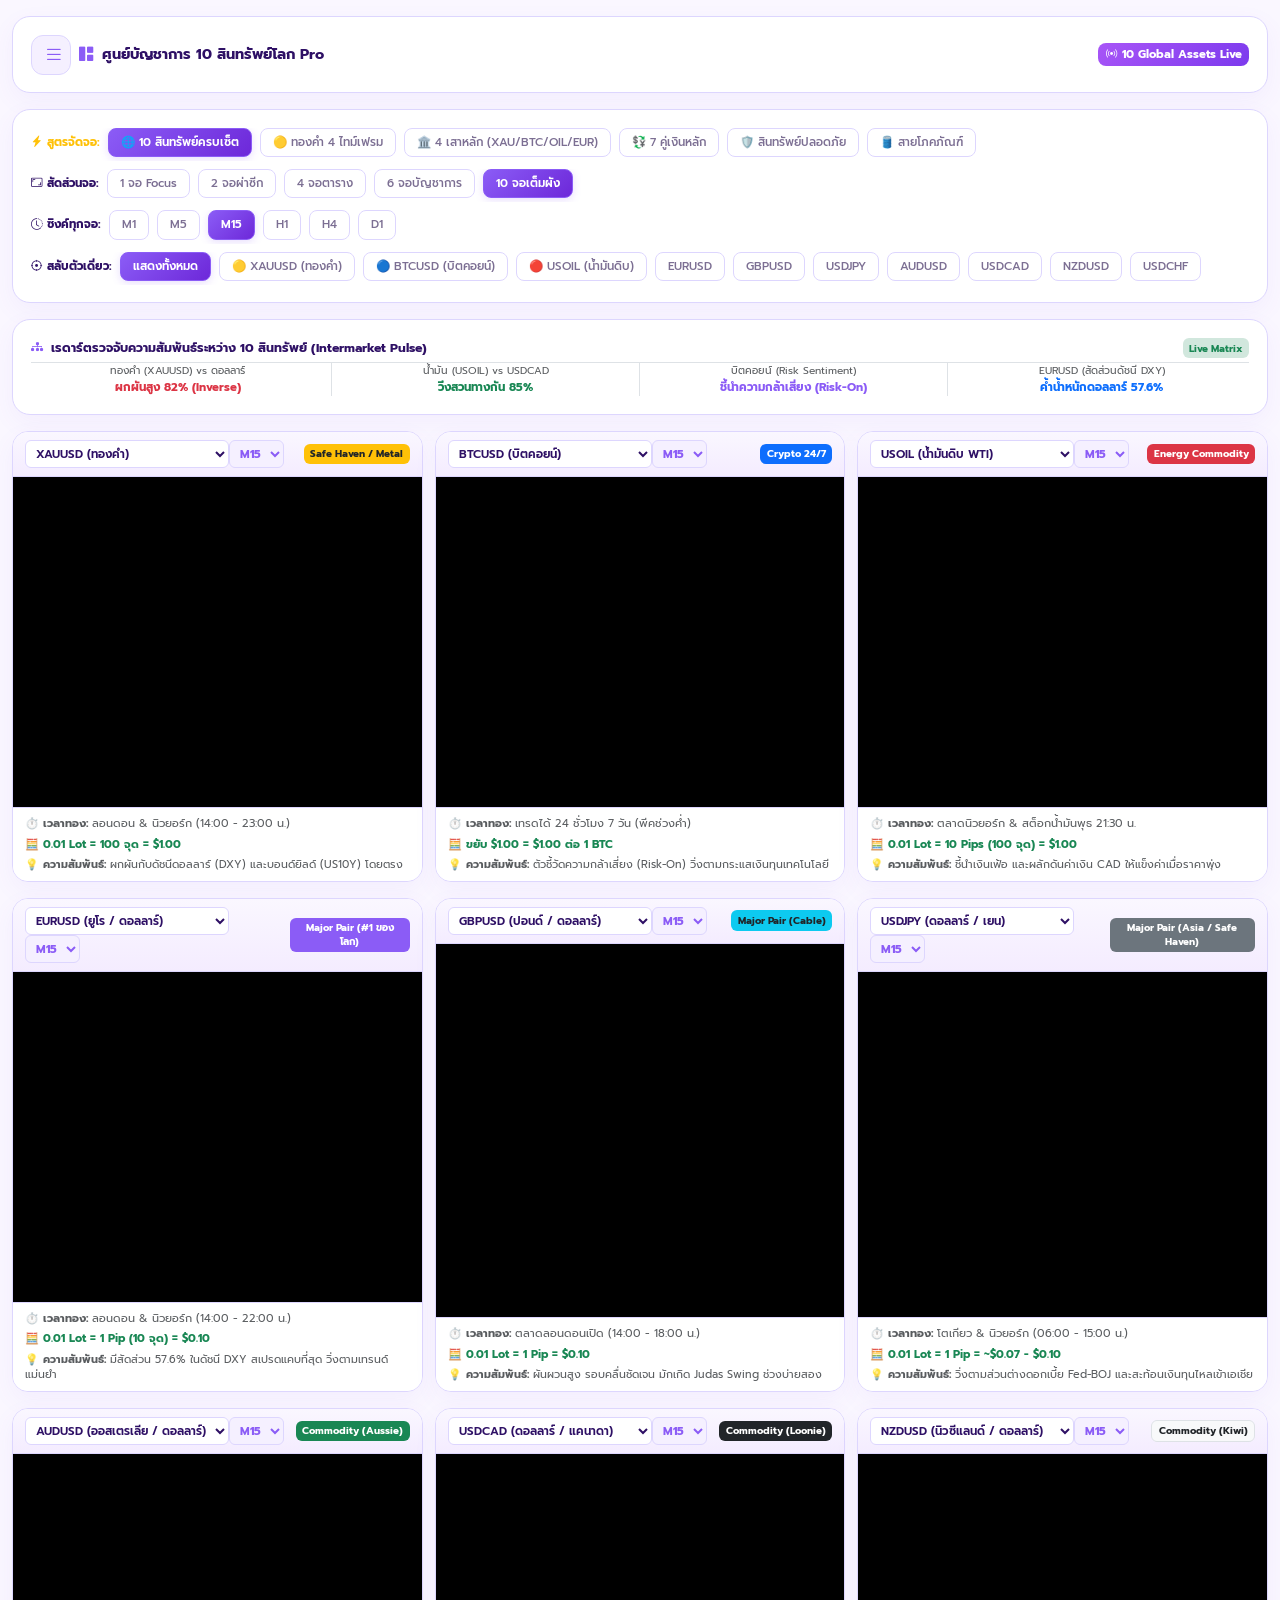
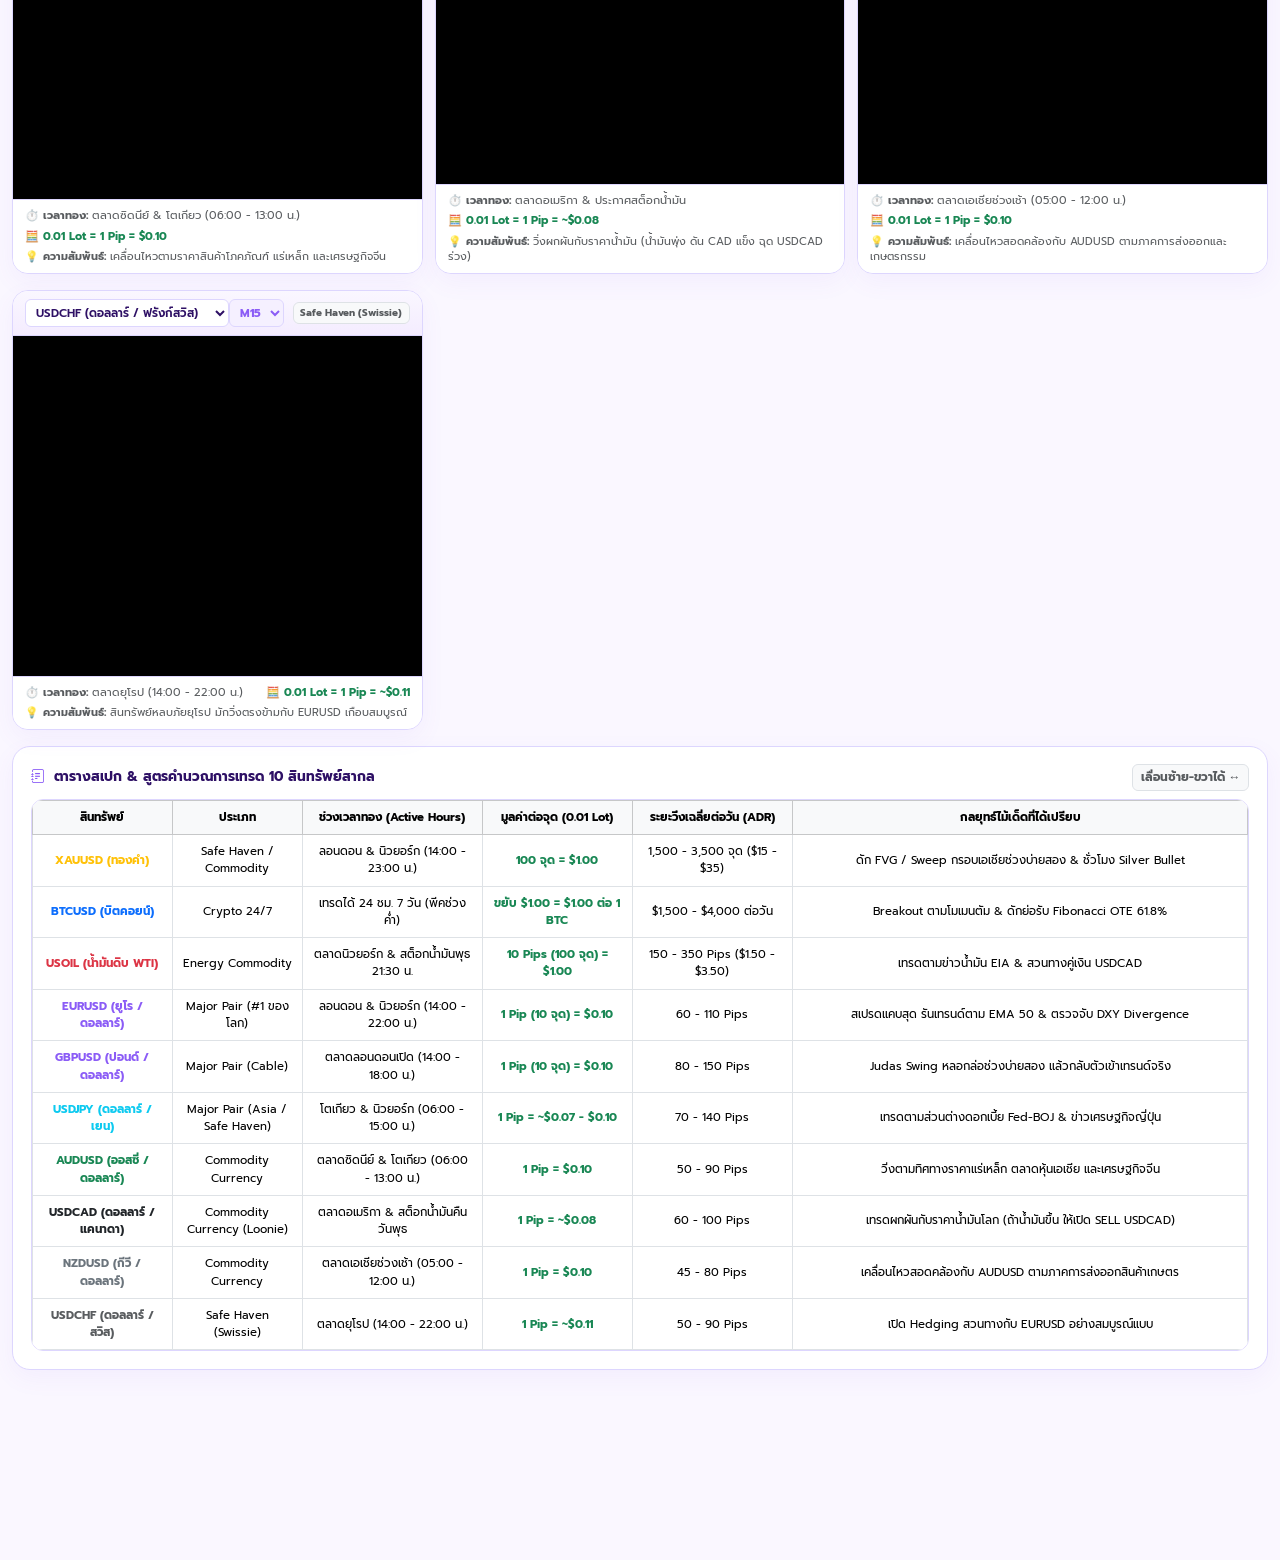
<file: multi-chart.html>
<!DOCTYPE html>
<html lang="th">
<head>
  <meta charset="UTF-8">
  <meta name="viewport" content="width=device-width, initial-scale=1.0, maximum-scale=1.0, user-scalable=no">
  <title>ศูนย์บัญชาการ 10 สินทรัพย์โลก - Multi-Chart Command Center Pro</title>

  <!-- Bootstrap 5 CSS & Icons -->
  <link href="https://cdn.jsdelivr.net/npm/bootstrap@5.3.3/dist/css/bootstrap.min.css" rel="stylesheet">
  <link href="https://cdn.jsdelivr.net/npm/bootstrap-icons@1.11.3/font/bootstrap-icons.css" rel="stylesheet">
  <!-- Google Font: Prompt -->
  <link rel="preconnect" href="https://fonts.googleapis.com">
  <link rel="preconnect" href="https://fonts.gstatic.com" crossorigin>
  <link href="https://fonts.googleapis.com/css2?family=Prompt:wght@300;400;500;600;700&display=swap" rel="stylesheet">
  <link rel="stylesheet" href="style.css">

  <style>
    /* ================= Fix UI Mobile Layout & Overflow ================= */
    .control-row {
      display: flex;
      align-items: center;
      gap: 8px;
      margin-bottom: 8px;
      overflow-x: auto;
      white-space: nowrap;
      -webkit-overflow-scrolling: touch;
      scrollbar-width: none;
      padding-bottom: 4px;
    }
    .control-row::-webkit-scrollbar { display: none; }

    .control-label {
      font-size: 0.72rem;
      font-weight: 700;
      color: var(--text-main);
      flex-shrink: 0;
    }

    .preset-btn, .layout-btn, .tf-btn, .cat-btn {
      font-size: 0.72rem !important;
      padding: 5px 12px !important;
      border-radius: 8px !important;
      border: 1px solid var(--purple-border) !important;
      background: #ffffff !important;
      color: var(--text-muted) !important;
      cursor: pointer;
      white-space: nowrap !important;
      flex-shrink: 0 !important;
      transition: all 0.15s ease;
      font-weight: 500;
    }

    .preset-btn.active, .layout-btn.active, .tf-btn.active, .cat-btn.active {
      background: linear-gradient(135deg, #8b5cf6, #6d28d9) !important;
      color: #ffffff !important;
      border-color: var(--primary-purple) !important;
      box-shadow: 0 2px 8px var(--purple-glow) !important;
      font-weight: 600 !important;
    }

    /* Chart Card */
    .chart-card {
      background: #ffffff;
      border: 1px solid var(--purple-border);
      border-radius: 16px;
      overflow: hidden;
      box-shadow: var(--cute-shadow);
      display: flex;
      flex-direction: column;
      height: 100%;
      min-height: 440px;
    }
    .chart-header {
      padding: 8px 12px;
      background: linear-gradient(180deg, #faf7ff 0%, #f4ecff 100%);
      border-bottom: 1px solid var(--purple-border);
      display: flex;
      justify-content: space-between;
      align-items: center;
      gap: 6px;
    }
    .chart-frame-wrapper {
      flex: 1 1 auto;
      width: 100%;
      min-height: 330px;
      position: relative;
      background: #000000;
    }
    .chart-frame-wrapper iframe {
      position: absolute;
      top: 0;
      left: 0;
      width: 100%;
      height: 100%;
      border: 0;
    }
    .chart-footer {
      padding: 8px 12px;
      background: #ffffff;
      border-top: 1px solid var(--purple-border);
      font-size: 0.7rem;
    }
    .chart-select, .chart-tf-select {
      font-size: 0.72rem;
      padding: 3px 6px;
      border-radius: 6px;
      border: 1px solid var(--purple-border);
      background: #ffffff;
      color: var(--text-main);
      font-weight: 600;
      outline: none;
    }
    .chart-tf-select {
      background: var(--purple-soft);
      color: var(--primary-purple);
      font-weight: 700;
    }

    /* ตารางแก้การบีบตัวหนังสือ */
    .spec-table-container {
      width: 100%;
      overflow-x: auto !important;
      -webkit-overflow-scrolling: touch;
      border-radius: 12px;
      border: 1px solid var(--purple-border);
    }
    .spec-table {
      min-width: 780px !important; /* บังคับความกว้างขั้นต่ำเพื่อไม่ให้ข้อความแตก */
      margin-bottom: 0 !important;
      background: #ffffff;
    }
    .spec-table th, .spec-table td {
      white-space: normal !important;
      word-break: normal !important;
      overflow-wrap: normal !important;
      vertical-align: middle;
      padding: 8px 10px !important;
      font-size: 0.72rem;
    }
  </style>
</head>
<body>

  <!-- ==================== TOP HEADER ==================== -->
  <header class="container pt-3">
    <div class="base-card d-flex justify-content-between align-items-center flex-wrap gap-2">
      <div class="d-flex align-items-center gap-2">
        <button class="btn btn-hamburger" type="button" data-bs-toggle="offcanvas" data-bs-target="#sidebarMenu">
          <i class="bi bi-list fs-5"></i>
        </button>
        <span class="fw-bold" style="font-size: 0.9rem; color: var(--text-main);">
          <i class="bi bi-grid-1x2-fill me-1" style="color: var(--primary-purple);"></i> ศูนย์บัญชาการ 10 สินทรัพย์โลก Pro
        </span>
      </div>

      <span class="badge px-2.5 py-1.5 rounded-3 text-white" style="background: linear-gradient(135deg, #a855f7, #7c3aed); font-size: 0.72rem;">
        <i class="bi bi-broadcast me-1"></i> 10 Global Assets Live
      </span>
    </div>
  </header>

  <!-- ==================== OFFCANVAS SIDEBAR ==================== -->
  <div class="offcanvas offcanvas-start text-light" tabindex="-1" id="sidebarMenu" style="width: 350px;">
    <div class="offcanvas-header border-bottom bg-light">
      <h6 class="offcanvas-title fw-bold mb-0" style="color: var(--text-main);">
        <i class="bi bi-grid-fill me-1" style="color: var(--primary-purple);"></i> สารบัญระบบเทรดครบวงจร
      </h6>
      <button type="button" class="btn-close" data-bs-dismiss="offcanvas"></button>
    </div>
    <div class="offcanvas-body p-3"></div>
  </div>

  <!-- ==================== MAIN CONTENT ==================== -->
  <main class="container mt-3">

    <!-- 1. แผงควบคุมหลัก (แยกแถวชัดเจน เลื่อนได้ ไม่ซ้อนทับ) -->
    <div class="base-card mb-3">
      
      <!-- แถวที่ 1: สูตรจัดจอ -->
      <div class="control-row">
        <span class="control-label text-warning"><i class="bi bi-lightning-charge-fill"></i> สูตรจัดจอ:</span>
        <button class="preset-btn active" onclick="applyPreset('all10', this)">🌐 10 สินทรัพย์ครบเซ็ต</button>
        <button class="preset-btn" onclick="applyPreset('gold_mtf', this)">🟡 ทองคำ 4 ไทม์เฟรม</button>
        <button class="preset-btn" onclick="applyPreset('macro_core', this)">🏛️ 4 เสาหลัก (XAU/BTC/OIL/EUR)</button>
        <button class="preset-btn" onclick="applyPreset('major7', this)">💱 7 คู่เงินหลัก</button>
        <button class="preset-btn" onclick="applyPreset('safe_haven', this)">🛡️ สินทรัพย์ปลอดภัย</button>
        <button class="preset-btn" onclick="applyPreset('commodity_fx', this)">🛢️ สายโภคภัณฑ์</button>
      </div>

      <!-- แถวที่ 2: สัดส่วนจอ -->
      <div class="control-row">
        <span class="control-label"><i class="bi bi-aspect-ratio"></i> สัดส่วนจอ:</span>
        <button class="layout-btn" onclick="setLayout('1', this)">1 จอ Focus</button>
        <button class="layout-btn" onclick="setLayout('2', this)">2 จอผ่าซีก</button>
        <button class="layout-btn" onclick="setLayout('4', this)">4 จอตาราง</button>
        <button class="layout-btn" onclick="setLayout('6', this)">6 จอบัญชาการ</button>
        <button class="layout-btn active" onclick="setLayout('10', this)">10 จอเต็มผัง</button>
      </div>

      <!-- แถวที่ 3: Timeframe ซิงค์ -->
      <div class="control-row">
        <span class="control-label"><i class="bi bi-clock-history"></i> ซิงค์ทุกจอ:</span>
        <button class="tf-btn" onclick="setGlobalTF('1', this)">M1</button>
        <button class="tf-btn" onclick="setGlobalTF('5', this)">M5</button>
        <button class="tf-btn active" onclick="setGlobalTF('15', this)">M15</button>
        <button class="tf-btn" onclick="setGlobalTF('60', this)">H1</button>
        <button class="tf-btn" onclick="setGlobalTF('240', this)">H4</button>
        <button class="tf-btn" onclick="setGlobalTF('D', this)">D1</button>
      </div>

      <!-- แถวที่ 4: สลับตัวเดี่ยว -->
      <div class="control-row mb-0">
        <span class="control-label"><i class="bi bi-crosshair"></i> สลับตัวเดี่ยว:</span>
        <button class="cat-btn active" onclick="filterSingleAsset('all', this)">แสดงทั้งหมด</button>
        <button class="cat-btn text-warning" onclick="filterSingleAsset('xauusd', this)">🟡 XAUUSD (ทองคำ)</button>
        <button class="cat-btn text-primary" onclick="filterSingleAsset('btcusd', this)">🔵 BTCUSD (บิตคอยน์)</button>
        <button class="cat-btn text-danger" onclick="filterSingleAsset('usoil', this)">🔴 USOIL (น้ำมันดิบ)</button>
        <button class="cat-btn" onclick="filterSingleAsset('eurusd', this)">EURUSD</button>
        <button class="cat-btn" onclick="filterSingleAsset('gbpusd', this)">GBPUSD</button>
        <button class="cat-btn" onclick="filterSingleAsset('usdjpy', this)">USDJPY</button>
        <button class="cat-btn" onclick="filterSingleAsset('audusd', this)">AUDUSD</button>
        <button class="cat-btn" onclick="filterSingleAsset('usdcad', this)">USDCAD</button>
        <button class="cat-btn" onclick="filterSingleAsset('nzdusd', this)">NZDUSD</button>
        <button class="cat-btn" onclick="filterSingleAsset('usdchf', this)">USDCHF</button>
      </div>

    </div>

    <!-- 2. แถบเรดาร์ความสัมพันธ์ข้ามตลาด -->
    <div class="base-card mb-3 p-2.5 bg-white">
      <div class="d-flex justify-content-between align-items-center mb-1.5 pb-1 border-bottom">
        <strong style="font-size: 0.78rem; color: var(--text-main);">
          <i class="bi bi-diagram-3-fill me-1" style="color: var(--primary-purple);"></i> เรดาร์ตรวจจับความสัมพันธ์ระหว่าง 10 สินทรัพย์ (Intermarket Pulse)
        </strong>
        <span class="badge bg-success-subtle text-success" style="font-size: 0.62rem;">Live Matrix</span>
      </div>
      <div class="row g-2 text-center" style="font-size: 0.72rem;">
        <div class="col-6 col-md-3 border-end">
          <span class="text-muted d-block" style="font-size: 0.65rem;">ทองคำ (XAUUSD) vs ดอลลาร์</span>
          <strong class="text-danger">ผกผันสูง 82% (Inverse)</strong>
        </div>
        <div class="col-6 col-md-3 border-end">
          <span class="text-muted d-block" style="font-size: 0.65rem;">น้ำมัน (USOIL) vs USDCAD</span>
          <strong class="text-success">วิ่งสวนทางกัน 85%</strong>
        </div>
        <div class="col-6 col-md-3 border-end">
          <span class="text-muted d-block" style="font-size: 0.65rem;">บิตคอยน์ (Risk Sentiment)</span>
          <strong style="color: var(--primary-purple);">ชี้นำความกล้าเสี่ยง (Risk-On)</strong>
        </div>
        <div class="col-6 col-md-3">
          <span class="text-muted d-block" style="font-size: 0.65rem;">EURUSD (สัดส่วนดัชนี DXY)</span>
          <strong class="text-primary">ค้ำน้ำหนักดอลลาร์ 57.6%</strong>
        </div>
      </div>
    </div>

    <!-- 3. กริดแสดงกราฟสด TradingView -->
    <div class="row g-3" id="chartsGridContainer"></div>

    <!-- 4. ตารางคลังข้อมูลสเปกสินทรัพย์ (แก้ปัญหาบีบตัวหนังสือ ลื่นไหลบนมือถือ) -->
    <div class="base-card mt-3 bg-white">
      <div class="d-flex justify-content-between align-items-center mb-2">
        <h6 class="fw-bold mb-0" style="font-size: 0.85rem; color: var(--text-main);">
          <i class="bi bi-journal-text me-1" style="color: var(--primary-purple);"></i> ตารางสเปก & สูตรคำนวณการเทรด 10 สินทรัพย์สากล
        </h6>
        <span class="badge bg-light text-muted border">เลื่อนซ้าย-ขวาได้ ↔️</span>
      </div>

      <div class="spec-table-container">
        <table class="table table-bordered table-sm spec-table text-center">
          <thead class="table-light">
            <tr>
              <th style="width: 140px;">สินทรัพย์</th>
              <th style="width: 130px;">ประเภท</th>
              <th style="width: 180px;">ช่วงเวลาทอง (Active Hours)</th>
              <th style="width: 150px;">มูลค่าต่อจุด (0.01 Lot)</th>
              <th style="width: 160px;">ระยะวิ่งเฉลี่ยต่อวัน (ADR)</th>
              <th style="min-width: 200px;">กลยุทธ์ไม้เด็ดที่ได้เปรียบ</th>
            </tr>
          </thead>
          <tbody>
            <tr>
              <td class="fw-bold text-warning">XAUUSD (ทองคำ)</td>
              <td>Safe Haven / Commodity</td>
              <td>ลอนดอน & นิวยอร์ก (14:00 - 23:00 น.)</td>
              <td class="text-success fw-bold">100 จุด = $1.00</td>
              <td>1,500 - 3,500 จุด ($15 - $35)</td>
              <td>ดัก FVG / Sweep กรอบเอเชียช่วงบ่ายสอง & ชั่วโมง Silver Bullet</td>
            </tr>
            <tr>
              <td class="fw-bold text-primary">BTCUSD (บิตคอยน์)</td>
              <td>Crypto 24/7</td>
              <td>เทรดได้ 24 ชม. 7 วัน (พีคช่วงค่ำ)</td>
              <td class="text-success fw-bold">ขยับ $1.00 = $1.00 ต่อ 1 BTC</td>
              <td>$1,500 - $4,000 ต่อวัน</td>
              <td>Breakout ตามโมเมนตัม & ดักย่อรับ Fibonacci OTE 61.8%</td>
            </tr>
            <tr>
              <td class="fw-bold text-danger">USOIL (น้ำมันดิบ WTI)</td>
              <td>Energy Commodity</td>
              <td>ตลาดนิวยอร์ก & สต็อกน้ำมันพุธ 21:30 น.</td>
              <td class="text-success fw-bold">10 Pips (100 จุด) = $1.00</td>
              <td>150 - 350 Pips ($1.50 - $3.50)</td>
              <td>เทรดตามข่าวน้ำมัน EIA & สวนทางคู่เงิน USDCAD</td>
            </tr>
            <tr>
              <td class="fw-bold" style="color: var(--primary-purple);">EURUSD (ยูโร / ดอลลาร์)</td>
              <td>Major Pair (#1 ของโลก)</td>
              <td>ลอนดอน & นิวยอร์ก (14:00 - 22:00 น.)</td>
              <td class="text-success fw-bold">1 Pip (10 จุด) = $0.10</td>
              <td>60 - 110 Pips</td>
              <td>สเปรดแคบสุด รันเทรนด์ตาม EMA 50 & ตรวจจับ DXY Divergence</td>
            </tr>
            <tr>
              <td class="fw-bold" style="color: var(--primary-purple);">GBPUSD (ปอนด์ / ดอลลาร์)</td>
              <td>Major Pair (Cable)</td>
              <td>ตลาดลอนดอนเปิด (14:00 - 18:00 น.)</td>
              <td class="text-success fw-bold">1 Pip (10 จุด) = $0.10</td>
              <td>80 - 150 Pips</td>
              <td>Judas Swing หลอกล่อช่วงบ่ายสอง แล้วกลับตัวเข้าเทรนด์จริง</td>
            </tr>
            <tr>
              <td class="fw-bold text-info">USDJPY (ดอลลาร์ / เยน)</td>
              <td>Major Pair (Asia / Safe Haven)</td>
              <td>โตเกียว & นิวยอร์ก (06:00 - 15:00 น.)</td>
              <td class="text-success fw-bold">1 Pip = ~$0.07 - $0.10</td>
              <td>70 - 140 Pips</td>
              <td>เทรดตามส่วนต่างดอกเบี้ย Fed-BOJ & ข่าวเศรษฐกิจญี่ปุ่น</td>
            </tr>
            <tr>
              <td class="fw-bold text-success">AUDUSD (ออสซี่ / ดอลลาร์)</td>
              <td>Commodity Currency</td>
              <td>ตลาดซิดนีย์ & โตเกียว (06:00 - 13:00 น.)</td>
              <td class="text-success fw-bold">1 Pip = $0.10</td>
              <td>50 - 90 Pips</td>
              <td>วิ่งตามทิศทางราคาแร่เหล็ก ตลาดหุ้นเอเชีย และเศรษฐกิจจีน</td>
            </tr>
            <tr>
              <td class="fw-bold text-dark">USDCAD (ดอลลาร์ / แคนาดา)</td>
              <td>Commodity Currency (Loonie)</td>
              <td>ตลาดอเมริกา & สต็อกน้ำมันคืนวันพุธ</td>
              <td class="text-success fw-bold">1 Pip = ~$0.08</td>
              <td>60 - 100 Pips</td>
              <td>เทรดผกผันกับราคาน้ำมันโลก (ถ้าน้ำมันขึ้น ให้เปิด SELL USDCAD)</td>
            </tr>
            <tr>
              <td class="fw-bold text-secondary">NZDUSD (กีวี / ดอลลาร์)</td>
              <td>Commodity Currency</td>
              <td>ตลาดเอเชียช่วงเช้า (05:00 - 12:00 น.)</td>
              <td class="text-success fw-bold">1 Pip = $0.10</td>
              <td>45 - 80 Pips</td>
              <td>เคลื่อนไหวสอดคล้องกับ AUDUSD ตามภาคการส่งออกสินค้าเกษตร</td>
            </tr>
            <tr>
              <td class="fw-bold text-muted">USDCHF (ดอลลาร์ / สวิส)</td>
              <td>Safe Haven (Swissie)</td>
              <td>ตลาดยุโรป (14:00 - 22:00 น.)</td>
              <td class="text-success fw-bold">1 Pip = ~$0.11</td>
              <td>50 - 90 Pips</td>
              <td>เปิด Hedging สวนทางกับ EURUSD อย่างสมบูรณ์แบบ</td>
            </tr>
          </tbody>
        </table>
      </div>
    </div>

  </main>

  <!-- JS SCRIPTS -->
  <script src="https://cdn.jsdelivr.net/npm/bootstrap@5.3.3/dist/js/bootstrap.bundle.min.js"></script>
  <script src="workspace-core.js"></script>

  <!-- 10 Assets Multi-Chart Engine -->
  <script>
    const masterAssetsList = [
      {
        id: "xauusd",
        symbol: "OANDA:XAUUSD",
        name: "XAUUSD (ทองคำ)",
        category: "gold",
        type: "Safe Haven / Metal",
        badgeClass: "bg-warning text-dark",
        session: "ลอนดอน & นิวยอร์ก (14:00 - 23:00 น.)",
        pipValue: "0.01 Lot = 100 จุด = $1.00",
        rule: "ผกผันกับดัชนีดอลลาร์ (DXY) และบอนด์ยิลด์ (US10Y) โดยตรง",
        defaultTF: "15"
      },
      {
        id: "btcusd",
        symbol: "BINANCE:BTCUSDT",
        name: "BTCUSD (บิตคอยน์)",
        category: "btc",
        type: "Crypto 24/7",
        badgeClass: "bg-primary text-white",
        session: "เทรดได้ 24 ชั่วโมง 7 วัน (พีคช่วงค่ำ)",
        pipValue: "ขยับ $1.00 = $1.00 ต่อ 1 BTC",
        rule: "ตัวชี้วัดความกล้าเสี่ยง (Risk-On) วิ่งตามกระแสเงินทุนเทคโนโลยี",
        defaultTF: "15"
      },
      {
        id: "usoil",
        symbol: "TVC:USOIL",
        name: "USOIL (น้ำมันดิบ WTI)",
        category: "oil",
        type: "Energy Commodity",
        badgeClass: "bg-danger text-white",
        session: "ตลาดนิวยอร์ก & สต็อกน้ำมันพุธ 21:30 น.",
        pipValue: "0.01 Lot = 10 Pips (100 จุด) = $1.00",
        rule: "ชี้นำเงินเฟ้อ และผลักดันค่าเงิน CAD ให้แข็งค่าเมื่อราคาพุ่ง",
        defaultTF: "15"
      },
      {
        id: "eurusd",
        symbol: "FX:EURUSD",
        name: "EURUSD (ยูโร / ดอลลาร์)",
        category: "eur",
        type: "Major Pair (#1 ของโลก)",
        badgeClass: "text-white",
        badgeStyle: "background-color: var(--primary-purple);",
        session: "ลอนดอน & นิวยอร์ก (14:00 - 22:00 น.)",
        pipValue: "0.01 Lot = 1 Pip (10 จุด) = $0.10",
        rule: "มีสัดส่วน 57.6% ในดัชนี DXY สเปรดแคบที่สุด วิ่งตามเทรนด์แม่นยำ",
        defaultTF: "15"
      },
      {
        id: "gbpusd",
        symbol: "FX:GBPUSD",
        name: "GBPUSD (ปอนด์ / ดอลลาร์)",
        category: "gbp",
        type: "Major Pair (Cable)",
        badgeClass: "bg-info text-dark",
        session: "ตลาดลอนดอนเปิด (14:00 - 18:00 น.)",
        pipValue: "0.01 Lot = 1 Pip = $0.10",
        rule: "ผันผวนสูง รอบคลื่นชัดเจน มักเกิด Judas Swing ช่วงบ่ายสอง",
        defaultTF: "15"
      },
      {
        id: "usdjpy",
        symbol: "FX:USDJPY",
        name: "USDJPY (ดอลลาร์ / เยน)",
        category: "jpy",
        type: "Major Pair (Asia / Safe Haven)",
        badgeClass: "bg-secondary text-white",
        session: "โตเกียว & นิวยอร์ก (06:00 - 15:00 น.)",
        pipValue: "0.01 Lot = 1 Pip = ~$0.07 - $0.10",
        rule: "วิ่งตามส่วนต่างดอกเบี้ย Fed-BOJ และสะท้อนเงินทุนไหลเข้าเอเชีย",
        defaultTF: "15"
      },
      {
        id: "audusd",
        symbol: "FX:AUDUSD",
        name: "AUDUSD (ออสเตรเลีย / ดอลลาร์)",
        category: "aud",
        type: "Commodity (Aussie)",
        badgeClass: "bg-success text-white",
        session: "ตลาดซิดนีย์ & โตเกียว (06:00 - 13:00 น.)",
        pipValue: "0.01 Lot = 1 Pip = $0.10",
        rule: "เคลื่อนไหวตามราคาสินค้าโภคภัณฑ์ แร่เหล็ก และเศรษฐกิจจีน",
        defaultTF: "15"
      },
      {
        id: "usdcad",
        symbol: "FX:USDCAD",
        name: "USDCAD (ดอลลาร์ / แคนาดา)",
        category: "cad",
        type: "Commodity (Loonie)",
        badgeClass: "bg-dark text-white",
        session: "ตลาดอเมริกา & ประกาศสต็อกน้ำมัน",
        pipValue: "0.01 Lot = 1 Pip = ~$0.08",
        rule: "วิ่งผกผันกับราคาน้ำมัน (น้ำมันพุ่ง ดัน CAD แข็ง ฉุด USDCAD ร่วง)",
        defaultTF: "15"
      },
      {
        id: "nzdusd",
        symbol: "FX:NZDUSD",
        name: "NZDUSD (นิวซีแลนด์ / ดอลลาร์)",
        category: "nzd",
        type: "Commodity (Kiwi)",
        badgeClass: "bg-light text-dark border",
        session: "ตลาดเอเชียช่วงเช้า (05:00 - 12:00 น.)",
        pipValue: "0.01 Lot = 1 Pip = $0.10",
        rule: "เคลื่อนไหวสอดคล้องกับ AUDUSD ตามภาคการส่งออกและเกษตรกรรม",
        defaultTF: "15"
      },
      {
        id: "usdchf",
        symbol: "FX:USDCHF",
        name: "USDCHF (ดอลลาร์ / ฟรังก์สวิส)",
        category: "chf",
        type: "Safe Haven (Swissie)",
        badgeClass: "bg-light text-muted border",
        session: "ตลาดยุโรป (14:00 - 22:00 น.)",
        pipValue: "0.01 Lot = 1 Pip = ~$0.11",
        rule: "สินทรัพย์หลบภัยยุโรป มักวิ่งตรงข้ามกับ EURUSD เกือบสมบูรณ์",
        defaultTF: "15"
      }
    ];

    let currentLayout = '10';
    let currentGlobalTF = '15';
    let activeCharts = JSON.parse(JSON.stringify(masterAssetsList));

    function applyPreset(presetKey, btn) {
      document.querySelectorAll('#presetBar button').forEach(b => b.classList.remove('active'));
      if (btn) btn.classList.add('active');

      if (presetKey === 'all10') {
        activeCharts = JSON.parse(JSON.stringify(masterAssetsList));
        setLayout('10', document.querySelector('.layout-btn[onclick*="\'10\'"]'));
      } else if (presetKey === 'gold_mtf') {
        activeCharts = [
          { ...masterAssetsList[0], name: "XAUUSD (D1 - Macro)", defaultTF: "D" },
          { ...masterAssetsList[0], name: "XAUUSD (H4 - Key Level)", defaultTF: "240" },
          { ...masterAssetsList[0], name: "XAUUSD (M15 - Structure)", defaultTF: "15" },
          { ...masterAssetsList[0], name: "XAUUSD (M5 - Trigger)", defaultTF: "5" }
        ];
        setLayout('4', document.querySelector('.layout-btn[onclick*="\'4\'"]'));
      } else if (presetKey === 'macro_core') {
        activeCharts = [masterAssetsList[0], masterAssetsList[1], masterAssetsList[2], masterAssetsList[3]];
        setLayout('4', document.querySelector('.layout-btn[onclick*="\'4\'"]'));
      } else if (presetKey === 'major7') {
        activeCharts = masterAssetsList.slice(3, 10);
        setLayout('6', document.querySelector('.layout-btn[onclick*="\'6\'"]'));
      } else if (presetKey === 'safe_haven') {
        activeCharts = [masterAssetsList[0], masterAssetsList[5], masterAssetsList[9]];
        setLayout('4', document.querySelector('.layout-btn[onclick*="\'4\'"]'));
      } else if (presetKey === 'commodity_fx') {
        activeCharts = [masterAssetsList[2], masterAssetsList[7], masterAssetsList[6], masterAssetsList[8]];
        setLayout('4', document.querySelector('.layout-btn[onclick*="\'4\'"]'));
      }
    }

    function setLayout(layoutCount, btn) {
      currentLayout = layoutCount;
      document.querySelectorAll('.layout-btn').forEach(b => b.classList.remove('active'));
      if (btn) btn.classList.add('active');
      renderChartsGrid();
    }

    function setGlobalTF(tf, btn) {
      currentGlobalTF = tf;
      document.querySelectorAll('.tf-btn').forEach(b => b.classList.remove('active'));
      if (btn) btn.classList.add('active');
      activeCharts.forEach(c => c.defaultTF = tf);
      renderChartsGrid();
    }

    function filterSingleAsset(assetId, btn) {
      document.querySelectorAll('#assetFilterBar button').forEach(b => b.classList.remove('active'));
      if (btn) btn.classList.add('active');

      if (assetId === 'all') {
        activeCharts = JSON.parse(JSON.stringify(masterAssetsList));
        setLayout('10', document.querySelector('.layout-btn[onclick*="\'10\'"]'));
      } else {
        const found = masterAssetsList.find(a => a.id === assetId);
        if (found) {
          activeCharts = [found];
          setLayout('1', document.querySelector('.layout-btn[onclick*="\'1\'"]'));
        }
      }
    }

    function changeIndividualTF(index, newTF) {
      if (activeCharts[index]) {
        activeCharts[index].defaultTF = newTF;
        const iframe = document.getElementById(`iframe-${index}`);
        if (iframe) {
          const item = activeCharts[index];
          iframe.src = `https://s.tradingview.com/widgetembed/?symbol=${encodeURIComponent(item.symbol)}&interval=${newTF}&theme=light&style=1&timezone=Asia%2FBangkok&locale=th_TH`;
        }
      }
    }

    function changeIndividualAsset(index, assetId) {
      const assetData = masterAssetsList.find(a => a.id === assetId);
      if (assetData) {
        activeCharts[index] = { ...assetData, defaultTF: activeCharts[index].defaultTF || currentGlobalTF };
        renderChartsGrid();
      }
    }

    function renderChartsGrid() {
      const container = document.getElementById('chartsGridContainer');
      let displayCount = parseInt(currentLayout);
      if (isNaN(displayCount)) displayCount = 10;

      let itemsToRender = activeCharts.slice(0, displayCount);
      if (itemsToRender.length === 0) itemsToRender = [masterAssetsList[0]];

      let colClass = "col-12 col-lg-6";
      if (displayCount === 1) colClass = "col-12";
      else if (displayCount === 2) colClass = "col-12 col-lg-6";
      else if (displayCount === 4) colClass = "col-12 col-lg-6";
      else if (displayCount === 6) colClass = "col-12 col-md-6 col-xl-4";
      else if (displayCount >= 10) colClass = "col-12 col-md-6 col-xl-4 col-xxl-3";

      container.innerHTML = itemsToRender.map((item, index) => {
        const tf = item.defaultTF || currentGlobalTF;
        return `
          <div class="${colClass}">
            <div class="chart-card">
              
              <div class="chart-header">
                <div class="d-flex align-items-center gap-1.5 flex-wrap">
                  <select class="chart-select" onchange="changeIndividualAsset(${index}, this.value)">
                    ${masterAssetsList.map(a => `
                      <option value="${a.id}" ${a.id === item.id ? 'selected' : ''}>${a.name}</option>
                    `).join('')}
                  </select>

                  <select class="chart-tf-select" onchange="changeIndividualTF(${index}, this.value)">
                    <option value="1" ${tf === '1' ? 'selected' : ''}>M1</option>
                    <option value="5" ${tf === '5' ? 'selected' : ''}>M5</option>
                    <option value="15" ${tf === '15' ? 'selected' : ''}>M15</option>
                    <option value="60" ${tf === '60' ? 'selected' : ''}>H1</option>
                    <option value="240" ${tf === '240' ? 'selected' : ''}>H4</option>
                    <option value="D" ${tf === 'D' ? 'selected' : ''}>D1</option>
                  </select>
                </div>

                <span class="badge ${item.badgeClass || ''}" style="${item.badgeStyle || ''} font-size: 0.62rem;">
                  ${item.type}
                </span>
              </div>

              <div class="chart-frame-wrapper">
                <iframe 
                  id="iframe-${index}"
                  src="https://s.tradingview.com/widgetembed/?symbol=${encodeURIComponent(item.symbol)}&interval=${tf}&theme=light&style=1&timezone=Asia%2FBangkok&locale=th_TH" 
                  scrolling="no" 
                  allowtransparency="true">
                </iframe>
              </div>

              <div class="chart-footer">
                <div class="d-flex justify-content-between text-muted mb-1 flex-wrap gap-1">
                  <span>⏱️ <strong>เวลาทอง:</strong> ${item.session}</span>
                  <span class="text-success fw-bold">🧮 ${item.pipValue}</span>
                </div>
                <div class="text-muted" style="font-size: 0.68rem; line-height: 1.4;">
                  💡 <strong>ความสัมพันธ์:</strong> ${item.rule}
                </div>
              </div>

            </div>
          </div>
        `;
      }).join('');
    }

    document.addEventListener('DOMContentLoaded', () => {
      renderChartsGrid();
    });
  </script>
</body>
</html>
</file>
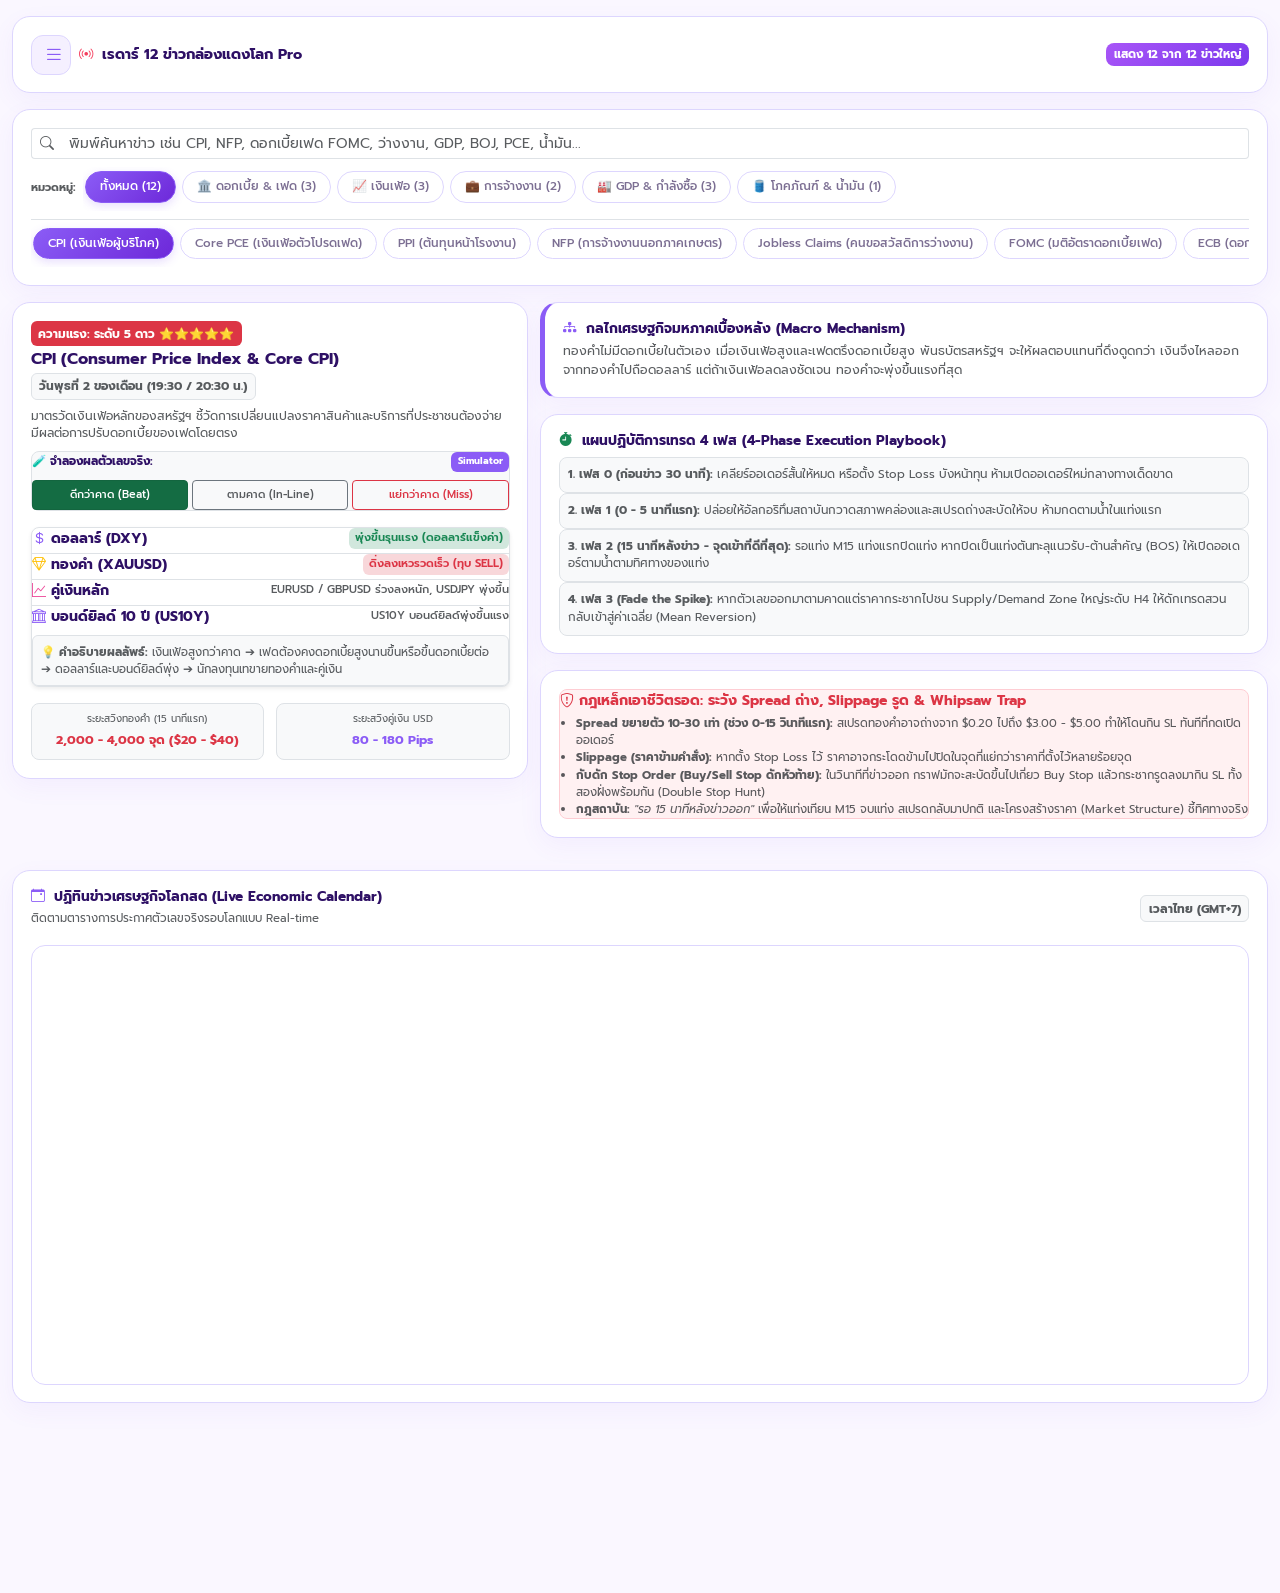
<file: news-radar.html>
<!DOCTYPE html>
<html lang="th">
<head>
  <meta charset="UTF-8">
  <meta name="viewport" content="width=device-width, initial-scale=1.0, maximum-scale=1.0, user-scalable=no">
  <title>เรดาร์ 12 ข่าวกล่องแดงโลก - Economic News Radar Pro</title>

  <!-- Bootstrap 5 CSS & Icons -->
  <link href="https://cdn.jsdelivr.net/npm/bootstrap@5.3.3/dist/css/bootstrap.min.css" rel="stylesheet">
  <link href="https://cdn.jsdelivr.net/npm/bootstrap-icons@1.11.3/font/bootstrap-icons.css" rel="stylesheet">
  <!-- Google Font: Prompt -->
  <link rel="preconnect" href="https://fonts.googleapis.com">
  <link rel="preconnect" href="https://fonts.gstatic.com" crossorigin>
  <link href="https://fonts.googleapis.com/css2?family=Prompt:wght@300;400;500;600;700&display=swap" rel="stylesheet">
  <link rel="stylesheet" href="style.css">

  <style>
    .scenario-btn {
      flex: 1 1 0px;
      font-size: 0.68rem !important;
      padding: 6px 2px !important;
      white-space: nowrap;
      text-align: center;
      cursor: pointer;
    }
    .tag-point {
      font-size: 0.7rem;
      font-weight: 600;
      padding: 2px 6px;
      border-radius: 6px;
      display: inline-block;
      word-break: break-word;
    }
  </style>
</head>
<body>

  <!-- ==================== TOP HEADER ==================== -->
  <header class="container pt-3">
    <div class="base-card d-flex justify-content-between align-items-center flex-wrap gap-2">
      <div class="d-flex align-items-center gap-2">
        <button class="btn btn-hamburger" type="button" data-bs-toggle="offcanvas" data-bs-target="#sidebarMenu">
          <i class="bi bi-list fs-5"></i>
        </button>
        <span class="fw-bold" style="font-size: 0.9rem; color: var(--text-main);">
          <i class="bi bi-broadcast me-1" style="color: var(--bear-red);"></i> เรดาร์ 12 ข่าวกล่องแดงโลก Pro
        </span>
      </div>

      <span class="badge px-2.5 py-1.5 rounded-3 text-white" id="total-news-badge" style="background: linear-gradient(135deg, #a855f7, #7c3aed); font-size: 0.72rem;">
        12 ข่าวสำคัญระดับโลก
      </span>
    </div>
  </header>

  <!-- ==================== OFFCANVAS SIDEBAR ==================== -->
  <div class="offcanvas offcanvas-start text-light" tabindex="-1" id="sidebarMenu" style="width: 350px;">
    <div class="offcanvas-header border-bottom bg-light">
      <h6 class="offcanvas-title fw-bold mb-0" style="color: var(--text-main);">
        <i class="bi bi-grid-fill me-1" style="color: var(--primary-purple);"></i> สารบัญระบบเทรดครบวงจร
      </h6>
      <button type="button" class="btn-close" data-bs-dismiss="offcanvas"></button>
    </div>
    <div class="offcanvas-body p-3"></div>
  </div>

  <!-- ==================== MAIN CONTENT ==================== -->
  <main class="container mt-3">

    <!-- 1. แถบควบคุม: ค้นหา & ตัวกรอง 5 หมวดหมู่ข่าว -->
    <div class="base-card mb-3">
      
      <!-- ค้นหาข่าว Real-time -->
      <div class="mb-2">
        <div class="input-group input-group-sm">
          <span class="input-group-text bg-white text-muted border-end-0"><i class="bi bi-search"></i></span>
          <input type="text" id="newsSearch" class="form-control border-start-0" placeholder="พิมพ์ค้นหาข่าว เช่น CPI, NFP, ดอกเบี้ยเฟด FOMC, ว่างงาน, GDP, BOJ, PCE, น้ำมัน..." onkeyup="filterNews()">
        </div>
      </div>

      <!-- แถบหมวดหมู่ข่าว -->
      <div class="d-flex align-items-center gap-2 mb-2">
        <small class="text-muted fw-bold" style="font-size: 0.7rem; flex-shrink: 0;">หมวดหมู่:</small>
        <div class="horizontal-scroll" id="catBar">
          <button class="cat-btn active" onclick="filterCategory('all', this)">ทั้งหมด (12)</button>
          <button class="cat-btn" onclick="filterCategory('rates', this)">🏛️ ดอกเบี้ย & เฟด (3)</button>
          <button class="cat-btn" onclick="filterCategory('inflation', this)">📈 เงินเฟ้อ (3)</button>
          <button class="cat-btn" onclick="filterCategory('employment', this)">💼 การจ้างงาน (2)</button>
          <button class="cat-btn" onclick="filterCategory('growth', this)">🏭 GDP & กำลังซื้อ (3)</button>
          <button class="cat-btn" onclick="filterCategory('commodity', this)">🛢️ โภคภัณฑ์ & น้ำมัน (1)</button>
        </div>
      </div>

      <!-- รายชื่อปุ่มข่าวกล่องแดงทั้งหมด 12 ข่าว -->
      <div class="horizontal-scroll border-top pt-2" id="newsButtons"></div>
    </div>

    <!-- 2. กล่องแสดงพิมพ์เขียวรายละเอียด -->
    <div class="row g-3">
      
      <!-- ฝั่งซ้าย: ตัวจำลองผลตัวเลข 3 สถานการณ์ + ตารางกระทบ 5 สินทรัพย์ + ระยะสวิง -->
      <div class="col-lg-5">
        <div class="base-card mb-3">
          <div class="d-flex justify-content-between align-items-center flex-wrap gap-1 mb-2">
            <div>
              <span class="badge bg-danger text-white" id="n-impact">ความแรง: 5 ดาว ⭐⭐⭐⭐⭐</span>
              <h6 class="fw-bold mb-0 mt-1" style="color: var(--text-main);" id="n-title">CPI (ดัชนีราคาผู้บริโภค)</h6>
            </div>
            <span class="badge bg-light text-muted border" id="n-time">19:30 / 20:30 น.</span>
          </div>

          <p class="text-muted small mb-2" id="n-desc" style="font-size: 0.76rem; line-height: 1.45;">-</p>

          <!-- 3-Way Scenario Simulator -->
          <div class="p-2.5 rounded-3 border mb-3 bg-light">
            <div class="d-flex justify-content-between align-items-center mb-2">
              <label class="small fw-bold mb-0" style="font-size: 0.72rem; color: var(--text-main);">🧪 จำลองผลตัวเลขจริง:</label>
              <span class="badge text-white" style="background-color: var(--primary-purple); font-size: 0.6rem;">Simulator</span>
            </div>
            <div class="d-flex gap-1 w-100" role="group">
              <button type="button" class="btn btn-sm btn-outline-success fw-medium scenario-btn active" id="btn-higher" onclick="switchScenario('higher')">
                ดีกว่าคาด (Beat)
              </button>
              <button type="button" class="btn btn-sm btn-outline-secondary fw-medium scenario-btn text-muted" id="btn-inline" onclick="switchScenario('inline')">
                ตามคาด (In-Line)
              </button>
              <button type="button" class="btn btn-sm btn-outline-danger fw-medium scenario-btn" id="btn-lower" onclick="switchScenario('lower')">
                แย่กว่าคาด (Miss)
              </button>
            </div>
          </div>

          <!-- ตารางผลกระทบ 5 สินทรัพย์หลัก Real-time -->
          <div class="space-y-2 mb-3" id="impact-matrix"></div>

          <!-- สถิติระยะสวิงทองคำ & คู่เงิน -->
          <div class="row g-2 text-center">
            <div class="col-6">
              <div class="p-2 border rounded-3 h-100 bg-light">
                <small class="text-muted d-block" style="font-size: 0.62rem;">ระยะสวิงทองคำ (15 นาทีแรก)</small>
                <strong class="text-danger" id="n-swing-gold" style="font-size: 0.78rem;">2,000 - 4,000 จุด</strong>
              </div>
            </div>
            <div class="col-6">
              <div class="p-2 border rounded-3 h-100 bg-light">
                <small class="text-muted d-block" style="font-size: 0.62rem;">ระยะสวิงคู่เงิน USD</small>
                <strong style="color: var(--primary-purple); font-size: 0.78rem;" id="n-swing-pair">80 - 180 Pips</strong>
              </div>
            </div>
          </div>
        </div>
      </div>

      <!-- ฝั่งขวา: กลไกเศรษฐกิจมหภาค + แผนเทรด 4 เฟส + กฎเอาชีวิตรอดจากสเปรดถ่าง -->
      <div class="col-lg-7">
        
        <!-- 1. กลไกเศรษฐกิจมหภาคเบื้องหลัง & การตัดสินใจของธนาคารกลาง -->
        <div class="base-card mb-3" style="border-left: 5px solid var(--primary-purple);">
          <h6 class="fw-bold mb-1" style="font-size: 0.85rem; color: var(--text-main);">
            <i class="bi bi-diagram-3-fill me-1" style="color: var(--primary-purple);"></i> กลไกเศรษฐกิจมหภาคเบื้องหลัง (Macro Mechanism)
          </h6>
          <p id="n-logic" class="small text-muted mb-0" style="font-size: 0.78rem; line-height: 1.55;">-</p>
        </div>

        <!-- 2. แผนปฏิบัติการเทรด 4 เฟสตามเวลาข่าว -->
        <div class="base-card mb-3 bg-white">
          <h6 class="fw-bold mb-2" style="font-size: 0.85rem; color: var(--text-main);">
            <i class="bi bi-stopwatch-fill text-success me-1"></i> แผนปฏิบัติการเทรด 4 เฟส (4-Phase Execution Playbook)
          </h6>
          <div id="n-strategies" class="small text-muted space-y-1.5"></div>
        </div>

        <!-- 3. กฎเหล็กเอาชีวิตรอด: Spread ถ่าง, Slippage & Stop Hunt Trap -->
        <div class="base-card mb-3">
          <div class="p-2.5 border rounded-3" style="background-color: #fff1f2; border-color: #fecdd3 !important;">
            <strong class="text-danger d-block mb-1 small">
              <i class="bi bi-shield-exclamation text-danger"></i> กฎเหล็กเอาชีวิตรอด: ระวัง Spread ถ่าง, Slippage รูด & Whipsaw Trap
            </strong>
            <ul class="text-muted ps-3 mb-0" style="font-size: 0.72rem; line-height: 1.5;">
              <li><strong>Spread ขยายตัว 10-30 เท่า (ช่วง 0-15 วินาทีแรก):</strong> สเปรดทองคำอาจถ่างจาก $0.20 ไปถึง $3.00 - $5.00 ทำให้โดนกิน SL ทันทีที่กดเปิดออเดอร์</li>
              <li><strong>Slippage (ราคาข้ามคำสั่ง):</strong> หากตั้ง Stop Loss ไว้ ราคาอาจกระโดดข้ามไปปิดในจุดที่แย่กว่าราคาที่ตั้งไว้หลายร้อยจุด</li>
              <li><strong>กับดัก Stop Order (Buy/Sell Stop ดักหัวท้าย):</strong> ในวินาทีที่ข่าวออก กราฟมักจะสะบัดขึ้นไปเกี่ยว Buy Stop แล้วกระชากรูดลงมากิน SL ทั้งสองฝั่งพร้อมกัน (Double Stop Hunt)</li>
              <li><strong>กฎสถาบัน:</strong> <em>"รอ 15 นาทีหลังข่าวออก"</em> เพื่อให้แท่งเทียน M15 จบแท่ง สเปรดกลับมาปกติ และโครงสร้างราคา (Market Structure) ชี้ทิศทางจริง</li>
            </ul>
          </div>
        </div>

      </div>

    </div>

    <!-- 3. ปฏิทินข่าวเศรษฐกิจสด Real-Time -->
    <div class="base-card mt-3">
      <div class="d-flex justify-content-between align-items-center flex-wrap gap-2 mb-3">
        <div>
          <h6 class="fw-bold mb-0" style="font-size: 0.85rem; color: var(--text-main);">
            <i class="bi bi-calendar-event me-1" style="color: var(--primary-purple);"></i> ปฏิทินข่าวเศรษฐกิจโลกสด (Live Economic Calendar)
          </h6>
          <small class="text-muted" style="font-size: 0.72rem;">ติดตามตารางการประกาศตัวเลขจริงรอบโลกแบบ Real-time</small>
        </div>
        <span class="badge bg-light text-muted border">เวลาไทย (GMT+7)</span>
      </div>

      <div style="height: 440px; width: 100%; border-radius: 14px; overflow: hidden; border: 1px solid var(--purple-border);">
        <iframe 
          src="https://s.tradingview.com/embed-widget/events/?locale=th_TH#%7B%22colorTheme%22%3A%22light%22%2C%22isTransparent%22%3Afalse%2C%22width%22%3A%22100%25%22%2C%22height%22%3A%22100%25%22%2C%22importanceFilter%22%3A%22-1%2C0%2C1%22%2C%22currencyFilter%22%3A%22USD%2CEUR%2CGBP%2CJPY%22%7D" 
          style="width: 100%; height: 100%; border: 0;" 
          scrolling="no">
        </iframe>
      </div>
    </div>

  </main>

  <!-- JS SCRIPTS -->
  <script src="https://cdn.jsdelivr.net/npm/bootstrap@5.3.3/dist/js/bootstrap.bundle.min.js"></script>
  <script src="workspace-core.js"></script>

  <!-- Complete 12 Red News Database & Simulation Engine -->
  <script>
    let currentNews = 'cpi';
    let currentScenario = 'higher';
    let currentCategory = 'all';

    const newsData = {
      // ================= 1. INFLATION (3 ข่าว) =================
      cpi: {
        name: "CPI (เงินเฟ้อผู้บริโภค)",
        category: "inflation",
        title: "CPI (Consumer Price Index & Core CPI)",
        impactBadge: "ความแรง: ระดับ 5 ดาว ⭐⭐⭐⭐⭐",
        badgeClass: "bg-danger text-white",
        time: "วันพุธที่ 2 ของเดือน (19:30 / 20:30 น.)",
        desc: "มาตรวัดเงินเฟ้อหลักของสหรัฐฯ ชี้วัดการเปลี่ยนแปลงราคาสินค้าและบริการที่ประชาชนต้องจ่าย มีผลต่อการปรับดอกเบี้ยของเฟดโดยตรง",
        swingGold: "2,000 - 4,000 จุด ($20 - $40)",
        swingPair: "80 - 180 Pips",
        higher: {
          dxy: "พุ่งขึ้นรุนแรง (ดอลลาร์แข็งค่า)",
          dxyClass: "text-success",
          gold: "ดิ่งลงเหวรวดเร็ว (ทุบ SELL)",
          goldClass: "text-danger",
          pairs: "EURUSD / GBPUSD ร่วงลงหนัก, USDJPY พุ่งขึ้น",
          yields: "US10Y บอนด์ยิลด์พุ่งขึ้นแรง",
          desc: "เงินเฟ้อสูงกว่าคาด ➔ เฟดต้องคงดอกเบี้ยสูงนานขึ้นหรือขึ้นดอกเบี้ยต่อ ➔ ดอลลาร์และบอนด์ยิลด์พุ่ง ➔ นักลงทุนเทขายทองคำและคู่เงิน"
        },
        inline: {
          dxy: "แกว่งตัวไซด์เวย์ (สวิงสองฝั่ง)",
          dxyClass: "text-muted",
          gold: "สะบัดกิน SL ทั้งสองฝั่ง (Whipsaw)",
          goldClass: "text-warning",
          pairs: "EURUSD / GBPUSD วิ่งตามเทรนด์เดิมก่อนข่าว",
          yields: "US10Y ทรงตัว",
          desc: "ตัวเลขเป็นไปตามคาด ➔ เกิดอาการกระชากกิน Stop Loss สั้นๆ 1-3 นาทีแรก แล้วราคามักวิ่งกลับเข้าหาเทรนด์เดิมของวัน"
        },
        lower: {
          dxy: "ดิ่งลงเหว (ดอลลาร์อ่อนค่าหนัก)",
          dxyClass: "text-danger",
          gold: "บินพุ่งทะลุอวกาศ (บิน BUY)",
          goldClass: "text-success",
          pairs: "EURUSD / GBPUSD พุ่งขึ้นรุนแรง, USDJPY ร่วงลง",
          yields: "US10Y บอนด์ยิลด์ดิ่งลงรวดเร็ว",
          desc: "เงินเฟ้อลดลงต่ำกว่าคาด ➔ เฟดหมดแรงกดดันเรื่องเงินเฟ้อและเตรียมปรับลดดอกเบี้ย ➔ ดอลลาร์ดิ่งลงอย่างหนัก ➔ เงินไหลเข้าซื้อทองคำอย่างบ้าคลั่ง"
        },
        logic: "ทองคำไม่มีดอกเบี้ยในตัวเอง เมื่อเงินเฟ้อสูงและเฟดตรึงดอกเบี้ยสูง พันธบัตรสหรัฐฯ จะให้ผลตอบแทนที่ดึงดูดกว่า เงินจึงไหลออกจากทองคำไปถือดอลลาร์ แต่ถ้าเงินเฟ้อลดลงชัดเจน ทองคำจะพุ่งขึ้นแรงที่สุด",
        strategies: [
          "<strong>1. เฟส 0 (ก่อนข่าว 30 นาที):</strong> เคลียร์ออเดอร์สั้นให้หมด หรือตั้ง Stop Loss บังหน้าทุน ห้ามเปิดออเดอร์ใหม่กลางทางเด็ดขาด",
          "<strong>2. เฟส 1 (0 - 5 นาทีแรก):</strong> ปล่อยให้อัลกอริทึมสถาบันกวาดสภาพคล่องและสเปรดถ่างสะบัดให้จบ ห้ามกดตามน้ำในแท่งแรก",
          "<strong>3. เฟส 2 (15 นาทีหลังข่าว - จุดเข้าที่ดีที่สุด):</strong> รอแท่ง M15 แท่งแรกปิดแท่ง หากปิดเป็นแท่งตันทะลุแนวรับ-ต้านสำคัญ (BOS) ให้เปิดออเดอร์ตามน้ำตามทิศทางของแท่ง",
          "<strong>4. เฟส 3 (Fade the Spike):</strong> หากตัวเลขออกมาตามคาดแต่ราคากระชากไปชน Supply/Demand Zone ใหญ่ระดับ H4 ให้ดักเทรดสวนกลับเข้าสู่ค่าเฉลี่ย (Mean Reversion)"
        ]
      },

      pce: {
        name: "Core PCE (เงินเฟ้อตัวโปรดเฟด)",
        category: "inflation",
        title: "Core PCE Price Index (ดัชนีราคาการใช้จ่ายส่วนบุคคล)",
        impactBadge: "ความแรง: ระดับ 4 ดาว ⭐⭐⭐⭐",
        badgeClass: "bg-danger text-white",
        time: "วันศุกร์สุดท้ายของเดือน (19:30 / 20:30 น.)",
        desc: "ตัวเลขเงินเฟ้อที่วัดจากการใช้จ่ายจริงของประชาชน (ตัดราคาอาหารและพลังงานออก) เป็นดัชนีที่เฟดให้ความสำคัญมากที่สุด",
        swingGold: "1,500 - 2,800 จุด ($15 - $28)",
        swingPair: "60 - 120 Pips",
        higher: {
          dxy: "ปรับตัวแข็งค่าขึ้นต่อเนื่อง",
          dxyClass: "text-success",
          gold: "ย่อตัวดิ่งลง (SELL)",
          goldClass: "text-danger",
          pairs: "EURUSD / GBPUSD ปรับตัวลดลง",
          yields: "US10Y ปรับตัวขึ้น",
          desc: "Core PCE สูงกว่าคาด ➔ เงินเฟ้อพื้นฐานยังดื้อด้าน เฟดต้องคงดอกเบี้ยสูงต่อ ➔ ดอลลาร์แข็งค่า กดดันราคาทองคำ"
        },
        inline: {
          dxy: "ทรงตัวในกรอบ",
          dxyClass: "text-muted",
          gold: "แกว่งตัวในกรอบ Sideway",
          goldClass: "text-muted",
          pairs: "คู่เงินทรงตัว",
          yields: "US10Y ไม่เปลี่ยนแปลง",
          desc: "ตัวเลขตรงตามคาด ➔ กราฟตอบสนองอย่างเป็นระเบียบ ไม่สะบัดรุนแรงเท่า CPI วิ่งตามแนวโน้มเดิม"
        },
        lower: {
          dxy: "ปรับตัวอ่อนค่าลง",
          dxyClass: "text-danger",
          gold: "ดีดตัวพุ่งขึ้นแข็งแกร่ง (BUY)",
          goldClass: "text-success",
          pairs: "EURUSD / GBPUSD ดีดตัวขึ้น",
          yields: "US10Y ปรับตัวลดลง",
          desc: "Core PCE ชะลอตัวลงเข้าใกล้เป้าหมาย 2% ➔ เฟดเปิดทางลดดอกเบี้ย ➔ ดอลลาร์อ่อนค่า ทองคำพุ่งขึ้น"
        },
        logic: "ทิศทางของ Core PCE มีผลต่อการวางนโยบายดอกเบี้ยในระยะยาวสูงมาก กราฟมักวิ่งเป็นเทรนด์ต่อเนื่องหลายวัน",
        strategies: [
          "<strong>1. ดักเข้าตาม Order Block / FVG:</strong> ราคามักวิ่งตามทิศทางตัวเลขอย่างมีระเบียบ สามารถใช้ Order Block หรือ FVG ดักเข้าได้แม่นยำ",
          "<strong>2. รันเทรนด์ข้ามสัปดาห์:</strong> เหมาะกับการถือออเดอร์ Swing Trade ตามทิศทางตัวเลข Core PCE"
        ]
      },

      ppi: {
        name: "PPI (ต้นทุนหน้าโรงงาน)",
        category: "inflation",
        title: "PPI (Producer Price Index - ดัชนีราคาผู้ผลิต)",
        impactBadge: "ความแรง: ระดับ 4 ดาว ⭐⭐⭐⭐",
        badgeClass: "bg-warning-subtle text-warning-emphasis border border-warning",
        time: "ประกาศหลัง CPI 1-2 วัน (19:30 / 20:30 น.)",
        desc: "มาตรวัดต้นทุนสินค้าที่ฝั่งผู้ผลิตต้องจ่าย เป็นตัวชี้วัดเงินเฟ้อล่วงหน้า (Leading Indicator)",
        swingGold: "1,200 - 2,200 จุด ($12 - $22)",
        swingPair: "50 - 90 Pips",
        higher: {
          dxy: "แข็งค่าขึ้นระยะสั้น",
          dxyClass: "text-success",
          gold: "ย่อตัวลง (SELL)",
          goldClass: "text-danger",
          pairs: "EURUSD ย่อตัวลง",
          yields: "US10Y ขยับขึ้น",
          desc: "PPI สูงกว่าคาด ➔ ส่งสัญญาณว่าเงินเฟ้อในอนาคตจะกลับมาพุ่งขึ้น ➔ ดอลลาร์แข็ง ทองคำย่อตัว"
        },
        inline: {
          dxy: "ทรงตัว",
          dxyClass: "text-muted",
          gold: "วิ่งตามเทรนด์หลัง CPI",
          goldClass: "text-muted",
          pairs: "คู่เงินวิ่งตามเทรนด์เดิม",
          yields: "US10Y ทรงตัว",
          desc: "ตัวเลขตามคาด ➔ กราฟจะวิ่งตามทิศทางผลกระทบของ CPI ที่ประกาศไปก่อนหน้า"
        },
        lower: {
          dxy: "อ่อนค่าลงระยะสั้น",
          dxyClass: "text-danger",
          gold: "ดีดตัวขึ้น (BUY)",
          goldClass: "text-success",
          pairs: "EURUSD ดีดตัวขึ้น",
          yields: "US10Y ขยับลง",
          desc: "PPI ต่ำกว่าคาด ➔ ต้นทุนการผลิตลดลง เงินเฟ้อมีแนวโน้มชะลอตัวต่อเนื่อง ➔ ดอลลาร์อ่อน ทองคำดีดตัว"
        },
        logic: "PPI มักถูกใช้ยืนยันความต่อเนื่องของตัวเลข CPI หากทั้ง CPI และ PPI เป็นสีเขียวทั้งคู่ ทองคำจะดิ่งลงต่อเนื่อง",
        strategies: [
          "<strong>1. เทรดคอมโบยืนยัน CPI:</strong> ถ้า CPI เขียว + PPI เขียว ➔ หาจังหวะเด้ง SELL ทองคำตามเทรนด์ใหญ่ได้อย่างมั่นใจ",
          "<strong>2. เล่นสั้น Scalping 500-800 จุด:</strong> ข่าวนี้มักวิ่งจบใน 15-30 นาทีแรก เหมาะกับการเก็บกำไรระยะสั้น"
        ]
      },

      // ================= 2. EMPLOYMENT (2 ข่าว) =================
      nfp: {
        name: "NFP (การจ้างงานนอกภาคเกษตร)",
        category: "employment",
        title: "NFP (Non-Farm Payrolls & อัตราการว่างงาน)",
        impactBadge: "ความแรง: ระดับ 5 ดาว ⭐⭐⭐⭐⭐",
        badgeClass: "bg-danger text-white",
        time: "วันศุกร์แรกของเดือน (19:30 / 20:30 น.)",
        desc: "จำนวนการจ้างงานใหม่ในสหรัฐฯ ประกาศพร้อมอัตราการว่างงาน (Unemployment Rate) และรายได้เฉลี่ยต่อชั่วโมง",
        swingGold: "2,000 - 4,500 จุด ($20 - $45)",
        swingPair: "80 - 160 Pips",
        higher: {
          dxy: "พุ่งขึ้นแข็งแกร่ง (ดอลลาร์แข็งค่า)",
          dxyClass: "text-success",
          gold: "ดิ่งลงรวดเร็ว (ทุบ SELL)",
          goldClass: "text-danger",
          pairs: "EURUSD ร่วงลง, USDJPY บินขึ้น",
          yields: "US10Y บอนด์ยิลด์พุ่งขึ้น",
          desc: "จ้างงานเพิ่มขึ้นสูงกว่าคาด + ว่างงานลดลง ➔ เศรษฐกิจสหรัฐฯ แข็งแกร่ง เฟดไม่รีบลดดอกเบี้ย ➔ ดอลลาร์แข็งค่า ทองคำถูกเทขาย"
        },
        inline: {
          dxy: "สวิงกระชากสองฝั่ง",
          dxyClass: "text-warning",
          gold: "รถไฟเหาะสวิงแรง (Choppy Market)",
          goldClass: "text-warning",
          pairs: "สวิงตามตัวเลข Average Hourly Earnings",
          yields: "US10Y ผันผวน",
          desc: "จ้างงานตามคาด แต่ต้องดูตัวเลขค่าจ้างเฉลี่ยต่อชั่วโมง หากค่าจ้างพุ่งขึ้น กราฟจะมองเป็นเงินเฟ้อและดันดอลลาร์แข็ง"
        },
        lower: {
          dxy: "ดิ่งลงรวดเร็ว (ดอลลาร์อ่อนค่า)",
          dxyClass: "text-danger",
          gold: "พุ่งขึ้นรุนแรง (บิน BUY)",
          goldClass: "text-success",
          pairs: "EURUSD พุ่งขึ้น, USDJPY ร่วงลง",
          yields: "US10Y ดิ่งลง",
          desc: "จ้างงานต่ำกว่าคาด + ว่างงานพุ่งขึ้น ➔ ตลาดแรงงานชะลอตัว กังวลเศรษฐกิจถดถอย เฟดต้องเร่งลดดอกเบี้ย ➔ ดอลลาร์ร่วง ทองคำพุ่ง"
        },
        logic: "ต้องดู 2 ตัวเลขประกอบกันเสมอ: 1. NFP และ 2. อัตราการว่างงาน หากตัวเลขขัดแย้งกัน กราฟจะกระชากขึ้นลงเป็นรถไฟเหาะกิน SL ทั้งสองฝั่ง",
        strategies: [
          "<strong>1. แผนตรวจเช็คความสอดคล้อง:</strong> ถ้า NFP เขียว (ดี) + ว่างงานเขียว (ลดลง) ➔ เทรนด์จะวิ่งทางเดียว เข้าตามน้ำได้หลังผ่านไป 10 นาที",
          "<strong>2. แผนระวังตัวเลขขัดแย้ง:</strong> ถ้า NFP ดีแต่ว่างงานแย่ ห้ามเข้าเทรดเด็ดขาดจนกว่าจะถึงเวลา 21:00 น. เพราะกราฟจะสะบัดไร้ทิศทาง"
        ]
      },

      claims: {
        name: "Jobless Claims (คนขอสวัสดิการว่างงาน)",
        category: "employment",
        title: "Initial Jobless Claims (ยอดขอรับสวัสดิการว่างงานรายสัปดาห์)",
        impactBadge: "ความแรง: ระดับ 3 ดาว ⭐⭐⭐",
        badgeClass: "bg-warning-subtle text-warning-emphasis border border-warning",
        time: "ทุกวันพฤหัสบดี (19:30 / 20:30 น.)",
        desc: "จำนวนประชาชนที่ยื่นขอรับสวัสดิการว่างงานครั้งแรกในรอบสัปดาห์",
        swingGold: "800 - 1,500 จุด ($8 - $15)",
        swingPair: "30 - 60 Pips",
        higher: {
          dxy: "อ่อนค่าลง (คนตกงานเพิ่ม)",
          dxyClass: "text-danger",
          gold: "ดีดตัวขึ้น (BUY)",
          goldClass: "text-success",
          pairs: "EURUSD / GBPUSD ดีดตัวขึ้น",
          yields: "US10Y ย่อตัว",
          desc: "คนขอสวัสดิการสูงกว่าคาด (คนตกงานเยอะขึ้น) ➔ สัญญาณตลาดแรงงานชะลอตัว ➔ ดอลลาร์อ่อน ทองคำดีดตัว"
        },
        inline: {
          dxy: "ทรงตัว",
          dxyClass: "text-muted",
          gold: "วิ่งในกรอบเทคนิคอล",
          goldClass: "text-muted",
          pairs: "ทรงตัวตามกรอบ",
          yields: "US10Y ทรงตัว",
          desc: "ตัวเลขตามคาด ➔ กราฟวิ่งตามแนวรับแนวต้านเทคนิคอลตามปกติ"
        },
        lower: {
          dxy: "แข็งค่าขึ้น (คนตกงานลดลง)",
          dxyClass: "text-success",
          gold: "ย่อตัวลง (SELL)",
          goldClass: "text-danger",
          pairs: "EURUSD / GBPUSD ย่อตัวลง",
          yields: "US10Y ขยับขึ้น",
          desc: "คนขอสวัสดิการต่ำกว่าคาด ➔ ตลาดแรงงานยังแข็งแกร่ง ➔ ดอลลาร์แข็ง ทองคำย่อตัว"
        },
        logic: "เป็นข่าวประจำสัปดาห์ที่ช่วยจับจังหวะสวิงสั้นๆ ของคืนวันพฤหัสบดี",
        strategies: [
          "<strong>1. Scalping Breakout สั้น:</strong> เข้าทำในจังหวะ 5 นาทีแรกหลังตัวเลขประกาศ โดยตั้งเป้า TP แคบๆ 400-600 จุด"
        ]
      },

      // ================= 3. INTEREST RATES (3 ข่าว) =================
      fomc: {
        name: "FOMC (มติอัตราดอกเบี้ยเฟด)",
        category: "rates",
        title: "FOMC Rate Decision & แถลงการณ์พาวเวลล์",
        impactBadge: "ความแรง: ระดับ 6 ดาว (ราชาแห่งข่าว) 👑",
        badgeClass: "bg-danger text-white",
        time: "วันพฤหัสบดี (ตี 1:00 / 1:30 น. เวลาไทย)",
        desc: "การประกาศอัตราดอกเบี้ยนโยบายของเฟด พร้อมการแถลงข่าวสดของ Jerome Powell และ Dot Plot",
        swingGold: "3,000 - 6,000 จุด ($30 - $60)",
        swingPair: "120 - 280 Pips",
        higher: {
          dxy: "พุ่งทะลุเพดาน (ดอลลาร์แข็งค่าสุดขีด)",
          dxyClass: "text-success",
          gold: "ทุบร่วงเป็นน้ำตก (ดิ่ง SELL)",
          goldClass: "text-danger",
          pairs: "ทุกสกุลเงินร่วงลงเทียบ USD",
          yields: "US10Y บอนด์ยิลด์พุ่งทะลุแนวต้าน",
          desc: "เฟดขึ้นดอกเบี้ย หรือส่งสัญญาณ Hawkish คงดอกเบี้ยสูงนาน ➔ ดอลลาร์แข็งค่าสุดขีด ทองคำและสินทรัพย์เสี่ยงโดนเทขายถล่มทลาย"
        },
        inline: {
          dxy: "ผันผวนรุนแรงตามคำแถลง",
          dxyClass: "text-warning",
          gold: "สะบัดขึ้นลง 2,000-3,000 จุด",
          goldClass: "text-warning",
          pairs: "ผันผวนตามการตอบคำถามสื่อ",
          yields: "US10Y สวิงแรง",
          desc: "ดอกเบี้ยตามคาด แต่กราฟจะวิ่งตามคำพูดของพาวเวลล์ในช่วงตี 1:30 น."
        },
        lower: {
          dxy: "ดิ่งลงเหว (ดอลลาร์อ่อนค่าหนัก)",
          dxyClass: "text-danger",
          gold: "ระเบิดพุ่งขึ้นไม่หยุด (บิน BUY)",
          goldClass: "text-success",
          pairs: "EURUSD, GBPUSD พุ่งขึ้นรุนแรง",
          yields: "US10Y ดิ่งลงเหว",
          desc: "เฟดปรับลดดอกเบี้ย หรือส่งสัญญาณผ่อนคลายการเงิน ➔ ดอลลาร์ดิ่งลง ทองคำและหุ้นพุ่งทำ All-Time High"
        },
        logic: "แบ่งเป็น 2 ยก: ยกที่ 1 ตอนตี 1:00 น. (ตัวเลขดอกเบี้ย) และยกที่ 2 ตอนตี 1:30 น. (พาวเวลล์แถลงข่าว)",
        strategies: [
          "<strong>1. เคลียร์พอร์ตว่างก่อนเที่ยงคืน:</strong> ไม่ควรถือออเดอร์ค้างไว้ข้ามช่วงตี 1:00 น. เพราะสเปรดจะถ่างกว้างที่สุดในรอบปี",
          "<strong>2. รอเล่นช่วงแถลงข่าวจบ (ตี 2:15 น.):</strong> เมื่อพาวเวลล์แถลงจบ ทิศทางเทรนด์ใหญ่จะชัดเจน เปิดออเดอร์ตามเทรนด์รันกำไรได้ยาวๆ"
        ]
      },

      ecb: {
        name: "ECB (ดอกเบี้ยยุโรป)",
        category: "rates",
        title: "ECB Rate Decision & แถลงการณ์ลาการ์ด",
        impactBadge: "ความแรง: ระดับ 5 ดาว ⭐⭐⭐⭐⭐",
        badgeClass: "bg-danger text-white",
        time: "วันพฤหัสบดี (19:15 / 19:45 น. เวลาไทย)",
        desc: "การประกาศอัตราดอกเบี้ยของธนาคารกลางยุโรป ส่งผลต่อสกุลเงิน EUR โดยตรง",
        swingGold: "1,200 - 2,500 จุด ($12 - $25)",
        swingPair: "80 - 150 Pips (EURUSD / EURJPY)",
        higher: {
          dxy: "อ่อนค่าลง (EUR แข็งค่า)",
          dxyClass: "text-danger",
          gold: "ดีดตัวขึ้นตาม EUR",
          goldClass: "text-success",
          pairs: "EURUSD / EURGBP พุ่งขึ้นรุนแรง",
          yields: "บอนด์ยิลด์เยอรมนีพุ่งขึ้น",
          desc: "ECB ขึ้นดอกเบี้ยหรือส่งสัญญาณเข้มงวด ➔ เงินยูโรแข็งค่าขึ้นอย่างหนัก กดดันดอลลาร์ให้อ่อนค่าลง"
        },
        inline: {
          dxy: "ทรงตัว",
          dxyClass: "text-muted",
          gold: "ผันผวนตามช่วงแถลงข่าว",
          goldClass: "text-muted",
          pairs: "EURUSD แกว่งตัวในกรอบ",
          yields: "ทรงตัว",
          desc: "ตัวเลขตามคาด ➔ รอฟังทิศทางเศรษฐกิจยุโรปในช่วงแถลงข่าว 19:45 น."
        },
        lower: {
          dxy: "แข็งค่าขึ้น (EUR อ่อนค่า)",
          dxyClass: "text-success",
          gold: "ย่อตัวลง",
          goldClass: "text-danger",
          pairs: "EURUSD / EURGBP ดิ่งลงรวดเร็ว",
          yields: "บอนด์ยิลด์ยุโรปลดลง",
          desc: "ECB ลดดอกเบี้ย ➔ เงินยูโรร่วงลงอย่างหนัก ดอลลาร์แข็งค่าขึ้น"
        },
        logic: "สกุลเงิน EUR มีน้ำหนักในดัชนีดอลลาร์ (DXY) มากถึง 57.6% การเคลื่อนไหวของ EUR จึงส่งผลต่อทองคำและดอลลาร์เสมอ",
        strategies: [
          "<strong>1. โฟกัสคู่เงิน EURUSD & EURGBP:</strong> สภาพคล่องจะไหลเข้าคู่เงินตระกูล EUR สูงสุด เทรด Breakout ได้ดี"
        ]
      },

      boj: {
        name: "BOJ (นโยบายดอกเบี้ยญี่ปุ่น)",
        category: "rates",
        title: "BOJ Policy Rate & แถลงการณ์ผู้ว่าการอุเอดะ",
        impactBadge: "ความแรง: ระดับ 5 ดาว ⭐⭐⭐⭐⭐",
        badgeClass: "bg-danger text-white",
        time: "ช่วงสายวันศุกร์ (10:00 - 12:30 น. เวลาไทย)",
        desc: "มติอัตราดอกเบี้ยและการควบคุมเส้นอัตราผลตอบแทนพันธบัตร (YCC) ของธนาคารกลางญี่ปุ่น ส่งผลให้ USDJPY วิ่งแรง",
        swingGold: "1,000 - 2,500 จุด ($10 - $25)",
        swingPair: "150 - 350 Pips (USDJPY / GBPJPY)",
        higher: {
          dxy: "ผันผวนตามเงินเยน",
          dxyClass: "text-muted",
          gold: "ดีดตัวขึ้น",
          goldClass: "text-success",
          pairs: "USDJPY / GBPJPY ดิ่งลงเหว (เยนแข็งค่า)",
          yields: "JGB บอนด์ยิลด์ญี่ปุ่นพุ่งขึ้น",
          desc: "BOJ ส่งสัญญาณขึ้นดอกเบี้ย ➔ นักลงทุนปิด Carry Trade ดันเงินเยนแข็งค่าอย่างรวดเร็ว USDJPY ทุบร่วงเป็นพันจุด"
        },
        inline: {
          dxy: "ทรงตัว",
          dxyClass: "text-muted",
          gold: "ทรงตัว",
          goldClass: "text-muted",
          pairs: "USDJPY แกว่งตัวรอการแถลงข่าวช่วง 13:30 น.",
          yields: "ทรงตัว",
          desc: "คงดอกเบี้ยตามคาด ➔ รอความชัดเจนในการแถลงข่าวช่วงบ่าย"
        },
        lower: {
          dxy: "แข็งค่าขึ้นเทียบเยน",
          dxyClass: "text-success",
          gold: "ย่อตัวลง",
          goldClass: "text-danger",
          pairs: "USDJPY / GBPJPY พุ่งทะลุอวกาศ (เยนอ่อนค่า)",
          yields: "บอนด์ยิลด์ญี่ปุ่นทรงตัวต่ำ",
          desc: "BOJ คงนโยบายผ่อนคลายการเงิน ➔ เงินเยนถูกเทขายต่อเนื่อง ดัน USDJPY พุ่งขึ้นทำ New High"
        },
        logic: "BOJ ไม่ระบุเวลาประกาศเป๊ะ ทำให้คู่เงิน USDJPY มีความเสี่ยงที่จะเกิด Flash Crash ได้ตลอดเวลาในเช้าวันนั้น",
        strategies: [
          "<strong>1. เลี่ยงการถือออเดอร์ USDJPY ค้างไว้:</strong> ในช่วงเช้าวันประชุม BOJ",
          "<strong>2. ดักเข้าช่วงแถลงข่าวบ่ายโมงครึ่ง:</strong> ผู้ว่าการ BOJ มักจะให้ทิศทางนโยบายที่ชัดเจนในช่วงบ่าย"
        ]
      },

      // ================= 4. GROWTH & COMMODITY (4 ข่าว) =================
      gdp: {
        name: "GDP (การเติบโตทางเศรษฐกิจ)",
        category: "growth",
        title: "GDP (Gross Domestic Product - ประมาณการเบื้องต้น)",
        impactBadge: "ความแรง: ระดับ 4 ดาว ⭐⭐⭐⭐",
        badgeClass: "bg-danger text-white",
        time: "ปลายเดือนของแต่ละไตรมาส (19:30 / 20:30 น.)",
        desc: "มูลค่ารวมของสินค้าและบริการทั้งหมดที่ผลิตขึ้นในสหรัฐฯ ชี้วัดการเติบโตของเศรษฐกิจภาพรวม",
        swingGold: "1,500 - 3,000 จุด ($15 - $30)",
        swingPair: "60 - 120 Pips",
        higher: {
          dxy: "แข็งค่าขึ้นอย่างมั่นคง",
          dxyClass: "text-success",
          gold: "ปรับตัวลดลง (SELL)",
          goldClass: "text-danger",
          pairs: "EURUSD ร่วงลง",
          yields: "US10Y ขยับขึ้น",
          desc: "GDP เติบโตสูงกว่าคาด ➔ เศรษฐกิจสหรัฐฯ แข็งแกร่ง ดอลลาร์แข็งค่า ทองคำถูกกดดัน"
        },
        inline: {
          dxy: "ทรงตัว",
          dxyClass: "text-muted",
          gold: "วิ่งตามเทรนด์เดิม",
          goldClass: "text-muted",
          pairs: "ทรงตัว",
          yields: "ทรงตัว",
          desc: "ตัวเลขตามคาด ➔ ตลาดซึมซับข่าวไปแล้ว วิ่งตามแนวโน้มเดิม"
        },
        lower: {
          dxy: "อ่อนค่าลงอย่างหนัก",
          dxyClass: "text-danger",
          gold: "พุ่งทะยานขึ้น (BUY)",
          goldClass: "text-success",
          pairs: "EURUSD พุ่งขึ้น",
          yields: "US10Y ดิ่งลง",
          desc: "GDP หดตัวต่ำกว่าคาด ➔ กังวลเศรษฐกิจถดถอย ดอลลาร์ร่วง นักลงทุนแห่ซื้อทองคำป้องกันความเสี่ยง"
        },
        logic: "GDP มีผลต่อทิศทางเทรนด์ระยะยาวข้ามสัปดาห์",
        strategies: [
          "<strong>1. รันเทรนด์ตามภาพใหญ่:</strong> เหมาะกับการถือออเดอร์ Swing Trade ตามทิศทางตัวเลข GDP"
        ]
      },

      retail: {
        name: "Retail Sales (ยอดค้าปลีก)",
        category: "growth",
        title: "Retail Sales & Core Retail Sales",
        impactBadge: "ความแรง: ระดับ 4 ดาว ⭐⭐⭐⭐",
        badgeClass: "bg-warning-subtle text-warning-emphasis border border-warning",
        time: "ช่วงกลางเดือน (19:30 / 20:30 น.)",
        desc: "มาตรวัดกำลังซื้อของผู้บริโภคในสหรัฐฯ ซึ่งคิดเป็นสัดส่วนมากกว่า 70% ของ GDP",
        swingGold: "1,200 - 2,200 จุด ($12 - $22)",
        swingPair: "40 - 90 Pips",
        higher: {
          dxy: "แข็งค่าขึ้น (เศรษฐกิจแกร่ง)",
          dxyClass: "text-success",
          gold: "ย่อตัวลง (SELL)",
          goldClass: "text-danger",
          pairs: "EURUSD ย่อตัวลง",
          yields: "US10Y ปรับตัวขึ้น",
          desc: "ยอดค้าปลีกพุ่งขึ้นสูงกว่าคาด ➔ ประชาชนยังจับจ่ายใช้สอยดี ดอลลาร์แข็ง ทองคำย่อตัว"
        },
        inline: {
          dxy: "ทรงตัว",
          dxyClass: "text-muted",
          gold: "ทรงตัว",
          goldClass: "text-muted",
          pairs: "ทรงตัว",
          yields: "ทรงตัว",
          desc: "ตัวเลขตามคาด ➔ วิ่งในกรอบแคบ"
        },
        lower: {
          dxy: "อ่อนค่าลง (เศรษฐกิจชะลอ)",
          dxyClass: "text-danger",
          gold: "ดีดตัวขึ้น (BUY)",
          goldClass: "text-success",
          pairs: "EURUSD ดีดตัวขึ้น",
          yields: "US10Y ย่อตัว",
          desc: "ยอดค้าปลีกหดตัวต่ำกว่าคาด ➔ ประชาชนประหยัดเงิน ดอลลาร์อ่อน ทองคำดีดตัว"
        },
        logic: "สะท้อนกำลังซื้อจริงของประชาชน",
        strategies: [
          "<strong>1. Scalping เก็บกำไรไว:</strong> ข่าวนี้ราคามักวิ่งเร็วใน 5-10 นาทีแรกแล้วชะลอตัว เน้น TP สั้น 400-800 จุด"
        ]
      },

      pmi: {
        name: "ISM PMI (ดัชนีภาคการผลิต/บริการ)",
        category: "growth",
        title: "ISM Manufacturing & Services PMI",
        impactBadge: "ความแรง: ระดับ 4 ดาว ⭐⭐⭐⭐",
        badgeClass: "bg-warning-subtle text-warning-emphasis border border-warning",
        time: "วันทำการแรกและวันที่สามของเดือน (21:00 / 22:00 น.)",
        desc: "สำรวจความคิดเห็นของผู้บริหารฝ่ายจัดซื้อ ระดับ 50.0 เป็นเส้นแบ่งระหว่างเศรษฐกิจขยายตัวกับหดตัว",
        swingGold: "1,200 - 2,500 จุด ($12 - $25)",
        swingPair: "50 - 100 Pips",
        higher: {
          dxy: "ปรับตัวแข็งค่าขึ้น",
          dxyClass: "text-success",
          gold: "ย่อตัวลง (SELL)",
          goldClass: "text-danger",
          pairs: "EURUSD ย่อตัวลง",
          yields: "US10Y ขยับขึ้น",
          desc: "PMI สูงกว่า 50 และสูงกว่าคาด ➔ ภาคธุรกิจขยายตัวดี ดอลลาร์แข็งค่า ทองคำย่อตัว"
        },
        inline: {
          dxy: "ทรงตัว",
          dxyClass: "text-muted",
          gold: "ทรงตัว",
          goldClass: "text-muted",
          pairs: "ทรงตัว",
          yields: "ทรงตัว",
          desc: "ตัวเลขตามคาด ➔ วิ่งตามเทรนด์ช่วงตลาดนิวยอร์ก"
        },
        lower: {
          dxy: "ปรับตัวอ่อนค่าลง",
          dxyClass: "text-danger",
          gold: "ดีดตัวขึ้น (BUY)",
          goldClass: "text-success",
          pairs: "EURUSD ดีดตัวขึ้น",
          yields: "US10Y ขยับลง",
          desc: "PMI หลุดต่ำกว่า 50 ➔ ภาคธุรกิจเริ่มหดตัว ดอลลาร์อ่อนค่า ทองคำดีดตัว"
        },
        logic: "ประกาศเวลา 21:00/22:00 น. ซึ่งเป็นช่วง Golden Hours ตลาดเปิดชนกัน",
        strategies: [
          "<strong>1. เล่นร่วมกับ Session Breakout:</strong> ดักเข้าตามการเบรก High/Low ของตลาดช่วงค่ำ"
        ]
      },

      oil: {
        name: "EIA Crude Oil (สต็อกน้ำมันดิบ)",
        category: "commodity",
        title: "EIA Crude Oil Inventories",
        impactBadge: "ความแรง: ระดับ 3 ดาว ⭐⭐⭐",
        badgeClass: "bg-warning-subtle text-warning-emphasis border border-warning",
        time: "ทุกวันพุธ (21:30 / 22:30 น.)",
        desc: "ปริมาณน้ำมันดิบคงคลังสหรัฐฯ ส่งผลต่อราคาน้ำมัน USOIL และคู่เงิน USDCAD",
        swingGold: "500 - 1,000 จุด",
        swingPair: "50 - 120 Pips (USDCAD / USOIL)",
        higher: {
          dxy: "ทรงตัว",
          dxyClass: "text-muted",
          gold: "ทรงตัว",
          goldClass: "text-muted",
          pairs: "USDCAD พุ่งขึ้น (น้ำมันร่วง CAD อ่อน)",
          yields: "ทรงตัว",
          desc: "สต็อกน้ำมันเพิ่มขึ้นสูงกว่าคาด ➔ ราคาน้ำมันดิบดิ่งลง เงินแคนาดาอ่อนค่า ดัน USDCAD พุ่งขึ้น"
        },
        inline: {
          dxy: "ทรงตัว",
          dxyClass: "text-muted",
          gold: "ทรงตัว",
          goldClass: "text-muted",
          pairs: "USDCAD วิ่งในกรอบ",
          yields: "ทรงตัว",
          desc: "สต็อกน้ำมันตามคาด ➔ ราคาน้ำมันทรงตัว"
        },
        lower: {
          dxy: "ทรงตัว",
          dxyClass: "text-muted",
          gold: "ดีดตัวขึ้นเล็กน้อย",
          goldClass: "text-success",
          pairs: "USDCAD ดิ่งลง (น้ำมันพุ่ง CAD แข็ง)",
          yields: "ทรงตัว",
          desc: "สต็อกน้ำมันลดลงต่ำกว่าคาด ➔ ราคาน้ำมันดิบพุ่งขึ้น เงินแคนาดาแข็งค่า กด USDCAD ร่วงลง"
        },
        logic: "แคนาดาส่งออกน้ำมันรายใหญ่ สกุลเงิน CAD เคลื่อนไหวตามราคาน้ำมันโลก",
        strategies: [
          "<strong>1. โฟกัสเทรด USDCAD & USOIL:</strong> เป็นโอกาสทำกำไรที่ดีในคืนวันพุธ"
        ]
      }
    };

    function renderNewsButtons() {
      const container = document.getElementById('newsButtons');
      const searchVal = document.getElementById('newsSearch').value.toLowerCase().trim();
      let matchCount = 0;

      container.innerHTML = Object.keys(newsData).map(key => {
        const item = newsData[key];
        const isCurrent = key === currentNews;
        const matchCat = currentCategory === 'all' || item.category === currentCategory;
        const matchSearch = searchVal === '' || 
                            item.name.toLowerCase().includes(searchVal) || 
                            key.toLowerCase().includes(searchVal) || 
                            item.title.toLowerCase().includes(searchVal);

        const isVisible = matchCat && matchSearch;
        if (isVisible) matchCount++;

        return `
          <button class="news-pill ${isCurrent ? 'active' : ''}" 
                  data-key="${key}" 
                  style="display: ${isVisible ? 'inline-block' : 'none'};" 
                  onclick="selectNews('${key}', this)">
            ${item.name}
          </button>
        `;
      }).join('');

      document.getElementById('total-news-badge').innerText = `แสดง ${matchCount} จาก 12 ข่าวใหญ่`;
    }

    function filterCategory(cat, btn) {
      currentCategory = cat;
      document.querySelectorAll('#catBar button').forEach(b => b.classList.remove('active'));
      btn.classList.add('active');
      renderNewsButtons();
    }

    function filterNews() {
      renderNewsButtons();
    }

    function selectNews(key, btn) {
      currentNews = key;
      document.querySelectorAll('.news-pill').forEach(b => b.classList.remove('active'));
      if (btn) btn.classList.add('active');
      renderNewsDetail();
    }

    function switchScenario(sc) {
      currentScenario = sc;
      document.getElementById('btn-higher').className = sc === 'higher' ? 'btn btn-sm btn-success scenario-btn active fw-medium' : 'btn btn-sm btn-outline-success scenario-btn fw-medium';
      document.getElementById('btn-inline').className = sc === 'inline' ? 'btn btn-sm btn-secondary scenario-btn active fw-medium' : 'btn btn-sm btn-outline-secondary scenario-btn fw-medium text-muted';
      document.getElementById('btn-lower').className = sc === 'lower' ? 'btn btn-sm btn-danger scenario-btn active fw-medium' : 'btn btn-sm btn-outline-danger scenario-btn fw-medium';
      renderImpactMatrix();
    }

    function renderNewsDetail() {
      const n = newsData[currentNews] || newsData['cpi'];
      document.getElementById('n-title').innerText = n.title;
      document.getElementById('n-impact').innerText = n.impactBadge;
      document.getElementById('n-impact').className = `badge ${n.badgeClass || 'bg-danger text-white'}`;
      document.getElementById('n-time').innerText = n.time;
      document.getElementById('n-desc').innerText = n.desc;
      document.getElementById('n-swing-gold').innerText = n.swingGold;
      document.getElementById('n-swing-pair').innerText = n.swingPair;
      document.getElementById('n-logic').innerHTML = n.logic;

      const stratContainer = document.getElementById('n-strategies');
      stratContainer.innerHTML = n.strategies.map(s => `
        <div class="p-2 border rounded-3 mb-1.5 bg-light" style="font-size: 0.74rem; line-height: 1.5;">${s}</div>
      `).join('');

      renderImpactMatrix();
    }

    function renderImpactMatrix() {
      const n = newsData[currentNews] || newsData['cpi'];
      const sc = n[currentScenario] || n['higher'];
      const matrixContainer = document.getElementById('impact-matrix');

      matrixContainer.innerHTML = `
        <div class="impact-box p-2.5 rounded-3 border bg-white shadow-sm">
          <div class="d-flex justify-content-between align-items-center flex-wrap gap-1 mb-1.5 pb-1 border-bottom">
            <strong class="small" style="color: var(--text-main);"><i class="bi bi-currency-dollar" style="color: var(--primary-purple);"></i> ดอลลาร์ (DXY)</strong>
            <span class="tag-point ${sc.dxyClass === 'text-success' ? 'bg-success-subtle text-success' : sc.dxyClass === 'text-danger' ? 'bg-danger-subtle text-danger' : 'bg-light text-muted border'}">${sc.dxy}</span>
          </div>
          <div class="d-flex justify-content-between align-items-center flex-wrap gap-1 mb-1.5 pb-1 border-bottom">
            <strong class="small" style="color: var(--text-main);"><i class="bi bi-gem text-warning"></i> ทองคำ (XAUUSD)</strong>
            <span class="tag-point ${sc.goldClass === 'text-success' ? 'bg-success-subtle text-success' : sc.goldClass === 'text-danger' ? 'bg-danger-subtle text-danger' : 'bg-warning-subtle text-warning'}">${sc.gold}</span>
          </div>
          <div class="d-flex justify-content-between align-items-center flex-wrap gap-1 mb-1.5 pb-1 border-bottom">
            <strong class="small" style="color: var(--text-main);"><i class="bi bi-graph-up" style="color: #ec4899;"></i> คู่เงินหลัก</strong>
            <span class="text-muted" style="font-size: 0.7rem; font-weight: 500;">${sc.pairs}</span>
          </div>
          <div class="d-flex justify-content-between align-items-center flex-wrap gap-1 mb-2">
            <strong class="small" style="color: var(--text-main);"><i class="bi bi-bank" style="color: var(--primary-purple);"></i> บอนด์ยิลด์ 10 ปี (US10Y)</strong>
            <span class="text-muted" style="font-size: 0.7rem; font-weight: 500;">${sc.yields || 'ทรงตัว'}</span>
          </div>
          <div class="p-2 rounded-2 border text-muted mt-2 bg-light" style="font-size: 0.72rem; line-height: 1.45;">
            💡 <strong>คำอธิบายผลลัพธ์:</strong> ${sc.desc}
          </div>
        </div>
      `;
    }

    document.addEventListener('DOMContentLoaded', () => {
      renderNewsButtons();
      renderNewsDetail();
      switchScenario('higher');
    });
  </script>
</body>
</html>
</file>
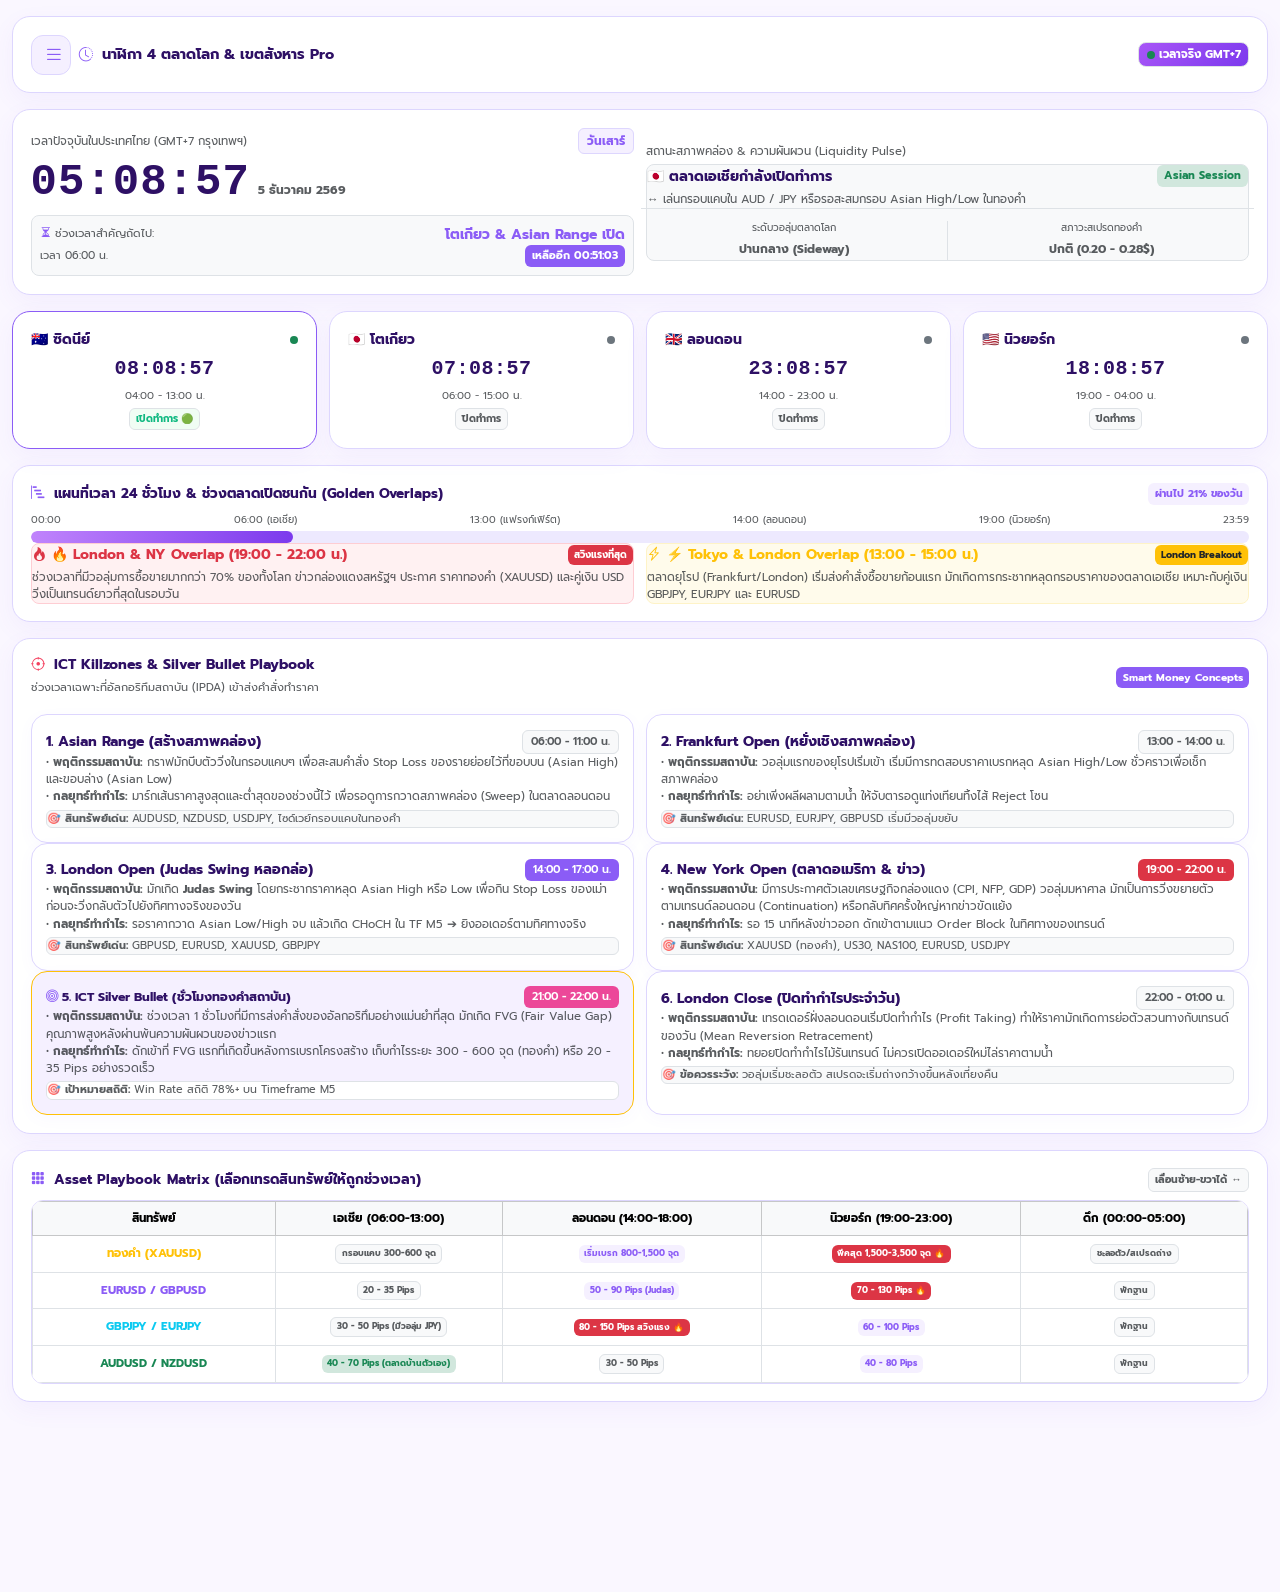
<file: session-clock.html>
<!DOCTYPE html>
<html lang="th">
<head>
  <meta charset="UTF-8">
  <meta name="viewport" content="width=device-width, initial-scale=1.0, maximum-scale=1.0, user-scalable=no">
  <title>นาฬิการอบตลาดโลก & เขตสังหาร - Market Session Clock Pro</title>

  <!-- Bootstrap 5 CSS & Icons -->
  <link href="https://cdn.jsdelivr.net/npm/bootstrap@5.3.3/dist/css/bootstrap.min.css" rel="stylesheet">
  <link href="https://cdn.jsdelivr.net/npm/bootstrap-icons@1.11.3/font/bootstrap-icons.css" rel="stylesheet">
  <!-- Google Font: Prompt -->
  <link rel="preconnect" href="https://fonts.googleapis.com">
  <link rel="preconnect" href="https://fonts.gstatic.com" crossorigin>
  <link href="https://fonts.googleapis.com/css2?family=Prompt:wght@300;400;500;600;700&display=swap" rel="stylesheet">
  <link rel="stylesheet" href="style.css">

  <style>
    /* ================= Mobile Optimized Clock Styles ================= */
    .clock-digit-main {
      font-family: 'Courier New', Courier, monospace;
      font-weight: 700;
      letter-spacing: 1px;
      color: var(--text-main);
      font-size: clamp(2rem, 7vw, 2.75rem);
      line-height: 1.1;
    }
    .clock-digit {
      font-family: 'Courier New', Courier, monospace;
      font-weight: 700;
      letter-spacing: 0.5px;
      color: var(--text-main);
    }
    .session-indicator {
      width: 8px;
      height: 8px;
      border-radius: 50%;
      display: inline-block;
      flex-shrink: 0;
    }
    .pulse-animation {
      animation: pulseGlow 1.5s infinite;
    }
    @keyframes pulseGlow {
      0% { transform: scale(0.95); opacity: 0.8; }
      50% { transform: scale(1.15); opacity: 1; }
      100% { transform: scale(0.95); opacity: 0.8; }
    }
    .killzone-card {
      background: #ffffff;
      border: 1px solid var(--purple-border);
      border-radius: 16px;
      padding: 0.9rem;
      transition: all 0.2s ease;
      box-shadow: 0 4px 15px rgba(139, 92, 246, 0.04);
      height: 100%;
    }
    .killzone-card.active-kz {
      border-color: var(--primary-purple);
      box-shadow: 0 4px 16px rgba(139, 92, 246, 0.18);
      background: var(--purple-soft);
    }
    .killzone-badge {
      font-size: 0.68rem;
      font-weight: 600;
      padding: 3px 8px;
      border-radius: 6px;
      white-space: nowrap;
    }

    /* ตารางรองรับมือถือ เลื่อนได้ ไม่บีบตัวอักษรแตก */
    .table-scroll-container {
      width: 100%;
      overflow-x: auto !important;
      -webkit-overflow-scrolling: touch;
      border-radius: 12px;
      border: 1px solid var(--purple-border);
    }
    .table-scroll-container table {
      min-width: 640px !important;
      margin-bottom: 0 !important;
      background: #ffffff;
    }
    .table-scroll-container th, .table-scroll-container td {
      white-space: normal !important;
      word-break: normal !important;
      overflow-wrap: normal !important;
      vertical-align: middle;
      padding: 8px 10px !important;
      font-size: 0.72rem;
    }
  </style>
</head>
<body>

  <!-- ==================== TOP HEADER ==================== -->
  <header class="container pt-3">
    <div class="base-card d-flex justify-content-between align-items-center flex-wrap gap-2">
      <div class="d-flex align-items-center gap-2">
        <button class="btn btn-hamburger" type="button" data-bs-toggle="offcanvas" data-bs-target="#sidebarMenu">
          <i class="bi bi-list fs-5"></i>
        </button>
        <span class="fw-bold" style="font-size: 0.9rem; color: var(--text-main);">
          <i class="bi bi-clock-history me-1" style="color: var(--primary-purple);"></i> นาฬิกา 4 ตลาดโลก & เขตสังหาร Pro
        </span>
      </div>

      <span class="badge border px-2.5 py-1.5 rounded-3 text-white" style="background: linear-gradient(135deg, #a855f7, #7c3aed); font-size: 0.72rem;">
        <span class="session-indicator bg-success me-1 pulse-animation"></span> เวลาจริง GMT+7
      </span>
    </div>
  </header>

  <!-- ==================== OFFCANVAS SIDEBAR ==================== -->
  <div class="offcanvas offcanvas-start text-light" tabindex="-1" id="sidebarMenu" style="width: 350px;">
    <div class="offcanvas-header border-bottom bg-light">
      <h6 class="offcanvas-title fw-bold mb-0" style="color: var(--text-main);">
        <i class="bi bi-grid-fill me-1" style="color: var(--primary-purple);"></i> สารบัญระบบเทรดครบวงจร
      </h6>
      <button type="button" class="btn-close" data-bs-dismiss="offcanvas"></button>
    </div>
    <div class="offcanvas-body p-3"></div>
  </div>

  <!-- ==================== MAIN CONTENT ==================== -->
  <main class="container mt-3">

    <!-- 1. ดิจิทัลคล็อกเวลาไทยสด & แผงควบคุมสภาวะตลาดโลก Real-Time -->
    <div class="base-card mb-3 bg-white">
      <div class="row g-3 align-items-center">
        
        <div class="col-md-6 border-end-md">
          <div class="d-flex justify-content-between align-items-baseline mb-1">
            <small class="text-muted" style="font-size: 0.72rem;">เวลาปัจจุบันในประเทศไทย (GMT+7 กรุงเทพฯ)</small>
            <span class="badge border" id="day-name" style="background-color: var(--purple-soft); color: var(--primary-purple); border-color: var(--purple-border) !important;">วัน...</span>
          </div>
          <div class="d-flex align-items-baseline gap-2 flex-wrap">
            <span class="clock-digit-main" id="local-time">00:00:00</span>
            <small class="text-muted fw-bold" id="current-date" style="font-size: 0.75rem;">-</small>
          </div>

          <!-- ตัวนับเวลาถอยหลังสู่เหตุการณ์ตลาดถัดไป -->
          <div class="p-2 rounded-3 border mt-2 bg-light">
            <div class="d-flex justify-content-between align-items-center">
              <small class="text-muted" style="font-size: 0.7rem;"><i class="bi bi-hourglass-split" style="color: var(--primary-purple);"></i> ช่วงเวลาสำคัญถัดไป:</small>
              <strong style="color: var(--primary-purple);" class="small" id="next-event-title">กำลังคำนวณ...</strong>
            </div>
            <div class="d-flex justify-content-between align-items-baseline mt-0.5">
              <span class="text-muted" style="font-size: 0.68rem;" id="next-event-time">--:-- น.</span>
              <span class="badge" id="next-event-countdown" style="background-color: var(--primary-purple); color: #fff; font-size: 0.68rem;">เหลืออีก --:--:--</span>
            </div>
          </div>
        </div>

        <div class="col-md-6">
          <small class="text-muted d-block mb-1" style="font-size: 0.72rem;">สถานะสภาพคล่อง & ความผันผวน (Liquidity Pulse)</small>
          <div class="p-2.5 rounded-3 border bg-light">
            <div class="d-flex justify-content-between align-items-center flex-wrap gap-1 mb-1">
              <strong class="small" style="color: var(--text-main);" id="active-session-label">กำลังคำนวณ...</strong>
              <span class="badge" id="overlap-badge" style="font-size: 0.68rem;">-</span>
            </div>
            <p class="text-muted mb-2" id="session-recommendation" style="font-size: 0.72rem; line-height: 1.45;">-</p>

            <!-- เกจวัดความหนาแน่น Volume & สเปรดทองคำ -->
            <div class="row g-2 text-center pt-1 border-top">
              <div class="col-6 border-end">
                <small class="text-muted d-block" style="font-size: 0.62rem;">ระดับวอลุ่มตลาดโลก</small>
                <strong id="vol-level" class="text-success" style="font-size: 0.75rem;">ปานกลาง</strong>
              </div>
              <div class="col-6">
                <small class="text-muted d-block" style="font-size: 0.62rem;">สภาวะสเปรดทองคำ</small>
                <strong id="spread-level" style="color: var(--primary-purple); font-size: 0.75rem;">แคบปกติ (0.15 - 0.25$)</strong>
              </div>
            </div>
          </div>
        </div>

      </div>
    </div>

    <!-- 2. นาฬิกา 4 มหานครศูนย์กลางการเงินโลก (4 Major Sessions) -->
    <div class="row g-2 mb-3">
      
      <!-- ซิดนีย์ -->
      <div class="col-6 col-md-3">
        <div class="base-card text-center h-100 p-2.5" id="card-sydney">
          <div class="d-flex justify-content-between align-items-center mb-1">
            <span class="small fw-bold" style="color: var(--text-main);">🇦🇺 ซิดนีย์</span>
            <span class="session-indicator bg-secondary" id="dot-sydney"></span>
          </div>
          <span class="fs-5 clock-digit d-block my-1" id="time-sydney">00:00:00</span>
          <small class="text-muted d-block" style="font-size: 0.65rem;">04:00 - 13:00 น.</small>
          <span class="badge bg-light text-muted border mt-1" style="font-size: 0.62rem;" id="badge-sydney">ปิดทำการ</span>
        </div>
      </div>

      <!-- โตเกียว -->
      <div class="col-6 col-md-3">
        <div class="base-card text-center h-100 p-2.5" id="card-tokyo">
          <div class="d-flex justify-content-between align-items-center mb-1">
            <span class="small fw-bold" style="color: var(--text-main);">🇯🇵 โตเกียว</span>
            <span class="session-indicator bg-secondary" id="dot-tokyo"></span>
          </div>
          <span class="fs-5 clock-digit d-block my-1" id="time-tokyo">00:00:00</span>
          <small class="text-muted d-block" style="font-size: 0.65rem;">06:00 - 15:00 น.</small>
          <span class="badge bg-light text-muted border mt-1" style="font-size: 0.62rem;" id="badge-tokyo">ปิดทำการ</span>
        </div>
      </div>

      <!-- ลอนดอน -->
      <div class="col-6 col-md-3">
        <div class="base-card text-center h-100 p-2.5" id="card-london">
          <div class="d-flex justify-content-between align-items-center mb-1">
            <span class="small fw-bold" style="color: var(--text-main);">🇬🇧 ลอนดอน</span>
            <span class="session-indicator bg-secondary" id="dot-london"></span>
          </div>
          <span class="fs-5 clock-digit d-block my-1" id="time-london">00:00:00</span>
          <small class="text-muted d-block" style="font-size: 0.65rem;">14:00 - 23:00 น.</small>
          <span class="badge bg-light text-muted border mt-1" style="font-size: 0.62rem;" id="badge-london">ปิดทำการ</span>
        </div>
      </div>

      <!-- นิวยอร์ก -->
      <div class="col-6 col-md-3">
        <div class="base-card text-center h-100 p-2.5" id="card-ny">
          <div class="d-flex justify-content-between align-items-center mb-1">
            <span class="small fw-bold" style="color: var(--text-main);">🇺🇸 นิวยอร์ก</span>
            <span class="session-indicator bg-secondary" id="dot-ny"></span>
          </div>
          <span class="fs-5 clock-digit d-block my-1" id="time-ny">00:00:00</span>
          <small class="text-muted d-block" style="font-size: 0.65rem;">19:00 - 04:00 น.</small>
          <span class="badge bg-light text-muted border mt-1" style="font-size: 0.62rem;" id="badge-ny">ปิดทำการ</span>
        </div>
      </div>

    </div>

    <!-- 3. แถบไทม์ไลน์ 24 ชั่วโมง & Golden Overlap Monitor -->
    <div class="base-card mb-3">
      <div class="d-flex justify-content-between align-items-center mb-2">
        <h6 class="fw-bold mb-0" style="font-size: 0.85rem; color: var(--text-main);">
          <i class="bi bi-bar-chart-steps me-1" style="color: var(--primary-purple);"></i> แผนที่เวลา 24 ชั่วโมง & ช่วงตลาดเปิดชนกัน (Golden Overlaps)
        </h6>
        <span class="badge" id="timeline-pct-badge" style="background-color: var(--purple-soft); color: var(--primary-purple); font-size: 0.65rem;">ผ่านไป 0% ของวัน</span>
      </div>

      <div class="d-flex justify-content-between text-muted mb-1" style="font-size: 0.62rem;">
        <span>00:00</span>
        <span>06:00 (เอเชีย)</span>
        <span>13:00 (แฟรงก์เฟิร์ต)</span>
        <span>14:00 (ลอนดอน)</span>
        <span>19:00 (นิวยอร์ก)</span>
        <span>23:59</span>
      </div>

      <div class="timeline-bar mb-2.5">
        <div class="timeline-progress" id="day-progress" style="width: 0%;"></div>
      </div>

      <div class="row g-2">
        <!-- Overlap 1: London + NY -->
        <div class="col-md-6">
          <div class="p-2.5 rounded-3 border h-100" style="background-color: #fff1f2; border-color: #fecdd3 !important;">
            <div class="d-flex justify-content-between align-items-center mb-1">
              <strong class="text-danger small"><i class="bi bi-fire"></i> 🔥 London & NY Overlap (19:00 - 22:00 น.)</strong>
              <span class="badge bg-danger text-white" style="font-size: 0.6rem;">สวิงแรงที่สุด</span>
            </div>
            <p class="text-muted mb-0" style="font-size: 0.72rem; line-height: 1.45;">
              ช่วงเวลาที่มีวอลุ่มการซื้อขายมากกว่า 70% ของทั้งโลก ข่าวกล่องแดงสหรัฐฯ ประกาศ ราคาทองคำ (XAUUSD) และคู่เงิน USD วิ่งเป็นเทรนด์ยาวที่สุดในรอบวัน
            </p>
          </div>
        </div>

        <!-- Overlap 2: Tokyo + London -->
        <div class="col-md-6">
          <div class="p-2.5 rounded-3 border h-100" style="background-color: #fffbeb; border-color: #fef3c7 !important;">
            <div class="d-flex justify-content-between align-items-center mb-1">
              <strong class="text-warning small"><i class="bi bi-lightning-charge"></i> ⚡ Tokyo & London Overlap (13:00 - 15:00 น.)</strong>
              <span class="badge bg-warning text-dark" style="font-size: 0.6rem;">London Breakout</span>
            </div>
            <p class="text-muted mb-0" style="font-size: 0.72rem; line-height: 1.45;">
              ตลาดยุโรป (Frankfurt/London) เริ่มส่งคำสั่งซื้อขายก้อนแรก มักเกิดการกระชากหลุดกรอบราคาของตลาดเอเชีย เหมาะกับคู่เงิน GBPJPY, EURJPY และ EURUSD
            </p>
          </div>
        </div>
      </div>
    </div>

    <!-- 4. พิมพ์เขียวสถาบัน: ICT Killzones 6 เฟสเต็ม -->
    <div class="base-card mb-3">
      <div class="d-flex justify-content-between align-items-center flex-wrap gap-2 mb-3">
        <div>
          <h6 class="fw-bold mb-0" style="font-size: 0.88rem; color: var(--text-main);">
            <i class="bi bi-crosshair me-1" style="color: var(--bear-red);"></i> ICT Killzones & Silver Bullet Playbook
          </h6>
          <small class="text-muted" style="font-size: 0.7rem;">ช่วงเวลาเฉพาะที่อัลกอริทึมสถาบัน (IPDA) เข้าส่งคำสั่งทำราคา</small>
        </div>
        <span class="badge text-white" style="background-color: var(--primary-purple); font-size: 0.65rem;">Smart Money Concepts</span>
      </div>

      <div class="row g-2.5">
        
        <!-- 1. Asian Range -->
        <div class="col-md-6">
          <div class="killzone-card" id="kz-card-asian">
            <div class="d-flex justify-content-between align-items-center mb-1.5">
              <strong style="color: var(--text-main);" class="small">1. Asian Range (สร้างสภาพคล่อง)</strong>
              <span class="killzone-badge bg-light text-muted border" id="kz-badge-asian">06:00 - 11:00 น.</span>
            </div>
            <p class="text-muted mb-1" style="font-size: 0.72rem; line-height: 1.5;">
              • <strong>พฤติกรรมสถาบัน:</strong> กราฟมักบีบตัววิ่งในกรอบแคบๆ เพื่อสะสมคำสั่ง Stop Loss ของรายย่อยไว้ที่ขอบบน (Asian High) และขอบล่าง (Asian Low)<br>
              • <strong>กลยุทธ์ทำกำไร:</strong> มาร์กเส้นราคาสูงสุดและต่ำสุดของช่วงนี้ไว้ เพื่อรอดูการกวาดสภาพคล่อง (Sweep) ในตลาดลอนดอน
            </p>
            <div class="p-1.5 rounded-2 bg-light border small text-muted" style="font-size: 0.68rem;">
              🎯 <strong>สินทรัพย์เด่น:</strong> AUDUSD, NZDUSD, USDJPY, ไซด์เวย์กรอบแคบในทองคำ
            </div>
          </div>
        </div>

        <!-- 2. Frankfurt Pre-Open -->
        <div class="col-md-6">
          <div class="killzone-card" id="kz-card-frankfurt">
            <div class="d-flex justify-content-between align-items-center mb-1.5">
              <strong style="color: var(--text-main);" class="small">2. Frankfurt Open (หยั่งเชิงสภาพคล่อง)</strong>
              <span class="killzone-badge bg-light text-muted border" id="kz-badge-frankfurt">13:00 - 14:00 น.</span>
            </div>
            <p class="text-muted mb-1" style="font-size: 0.72rem; line-height: 1.5;">
              • <strong>พฤติกรรมสถาบัน:</strong> วอลุ่มแรกของยุโรปเริ่มเข้า เริ่มมีการทดสอบราคาเบรกหลุด Asian High/Low ชั่วคราวเพื่อเช็กสภาพคล่อง<br>
              • <strong>กลยุทธ์ทำกำไร:</strong> อย่าเพิ่งผลีผลามตามน้ำ ให้จับตารอดูแท่งเทียนทิ้งไส้ Reject โซน
            </p>
            <div class="p-1.5 rounded-2 bg-light border small text-muted" style="font-size: 0.68rem;">
              🎯 <strong>สินทรัพย์เด่น:</strong> EURUSD, EURJPY, GBPUSD เริ่มมีวอลุ่มขยับ
            </div>
          </div>
        </div>

        <!-- 3. London Open Killzone -->
        <div class="col-md-6">
          <div class="killzone-card" id="kz-card-london">
            <div class="d-flex justify-content-between align-items-center mb-1.5">
              <strong style="color: var(--text-main);" class="small">3. London Open (Judas Swing หลอกล่อ)</strong>
              <span class="killzone-badge text-white" style="background-color: var(--primary-purple);" id="kz-badge-london">14:00 - 17:00 น.</span>
            </div>
            <p class="text-muted mb-1" style="font-size: 0.72rem; line-height: 1.5;">
              • <strong>พฤติกรรมสถาบัน:</strong> มักเกิด <strong>Judas Swing</strong> โดยกระชากราคาหลุด Asian High หรือ Low เพื่อกิน Stop Loss ของเม่า ก่อนจะวิ่งกลับตัวไปยังทิศทางจริงของวัน<br>
              • <strong>กลยุทธ์ทำกำไร:</strong> รอราคากวาด Asian Low/High จบ แล้วเกิด CHoCH ใน TF M5 ➔ ยิงออเดอร์ตามทิศทางจริง
            </p>
            <div class="p-1.5 rounded-2 bg-light border small text-muted" style="font-size: 0.68rem;">
              🎯 <strong>สินทรัพย์เด่น:</strong> GBPUSD, EURUSD, XAUUSD, GBPJPY
            </div>
          </div>
        </div>

        <!-- 4. New York Open Killzone -->
        <div class="col-md-6">
          <div class="killzone-card" id="kz-card-ny">
            <div class="d-flex justify-content-between align-items-center mb-1.5">
              <strong style="color: var(--text-main);" class="small">4. New York Open (ตลาดอเมริกา & ข่าว)</strong>
              <span class="killzone-badge text-white bg-danger" id="kz-badge-ny">19:00 - 22:00 น.</span>
            </div>
            <p class="text-muted mb-1" style="font-size: 0.72rem; line-height: 1.5;">
              • <strong>พฤติกรรมสถาบัน:</strong> มีการประกาศตัวเลขเศรษฐกิจกล่องแดง (CPI, NFP, GDP) วอลุ่มมหาศาล มักเป็นการวิ่งขยายตัวตามเทรนด์ลอนดอน (Continuation) หรือกลับทิศครั้งใหญ่หากข่าวขัดแย้ง<br>
              • <strong>กลยุทธ์ทำกำไร:</strong> รอ 15 นาทีหลังข่าวออก ดักเข้าตามแนว Order Block ในทิศทางของเทรนด์
            </p>
            <div class="p-1.5 rounded-2 bg-light border small text-muted" style="font-size: 0.68rem;">
              🎯 <strong>สินทรัพย์เด่น:</strong> XAUUSD (ทองคำ), US30, NAS100, EURUSD, USDJPY
            </div>
          </div>
        </div>

        <!-- 5. ICT Silver Bullet -->
        <div class="col-md-6">
          <div class="killzone-card border-warning" style="background-color: var(--purple-soft);" id="kz-card-silver">
            <div class="d-flex justify-content-between align-items-center mb-1.5">
              <strong style="color: var(--text-main); font-size: 0.78rem;"><i class="bi bi-bullseye" style="color: var(--primary-purple);"></i> 5. ICT Silver Bullet (ชั่วโมงทองคำสถาบัน)</strong>
              <span class="killzone-badge text-white" style="background-color: #ec4899;" id="kz-badge-silver">21:00 - 22:00 น.</span>
            </div>
            <p class="text-muted mb-1" style="font-size: 0.72rem; line-height: 1.5;">
              • <strong>พฤติกรรมสถาบัน:</strong> ช่วงเวลา 1 ชั่วโมงที่มีการส่งคำสั่งของอัลกอริทึมอย่างแม่นยำที่สุด มักเกิด FVG (Fair Value Gap) คุณภาพสูงหลังผ่านพ้นความผันผวนของข่าวแรก<br>
              • <strong>กลยุทธ์ทำกำไร:</strong> ดักเข้าที่ FVG แรกที่เกิดขึ้นหลังการเบรกโครงสร้าง เก็บกำไรระยะ 300 - 600 จุด (ทองคำ) หรือ 20 - 35 Pips อย่างรวดเร็ว
            </p>
            <div class="p-1.5 rounded-2 bg-white border small text-muted" style="font-size: 0.68rem;">
              🎯 <strong>เป้าหมายสถิติ:</strong> Win Rate สถิติ 78%+ บน Timeframe M5
            </div>
          </div>
        </div>

        <!-- 6. London Close -->
        <div class="col-md-6">
          <div class="killzone-card" id="kz-card-close">
            <div class="d-flex justify-content-between align-items-center mb-1.5">
              <strong style="color: var(--text-main);" class="small">6. London Close (ปิดทำกำไรประจำวัน)</strong>
              <span class="killzone-badge bg-light text-muted border" id="kz-badge-close">22:00 - 01:00 น.</span>
            </div>
            <p class="text-muted mb-1" style="font-size: 0.72rem; line-height: 1.5;">
              • <strong>พฤติกรรมสถาบัน:</strong> เทรดเดอร์ฝั่งลอนดอนเริ่มปิดทำกำไร (Profit Taking) ทำให้ราคามักเกิดการย่อตัวสวนทางกับเทรนด์ของวัน (Mean Reversion Retracement)<br>
              • <strong>กลยุทธ์ทำกำไร:</strong> ทยอยปิดทำกำไรไม้รันเทรนด์ ไม่ควรเปิดออเดอร์ใหม่ไล่ราคาตามน้ำ
            </p>
            <div class="p-1.5 rounded-2 bg-light border small text-muted" style="font-size: 0.68rem;">
              🎯 <strong>ข้อควรระวัง:</strong> วอลุ่มเริ่มชะลอตัว สเปรดจะเริ่มถ่างกว้างขึ้นหลังเที่ยงคืน
            </div>
          </div>
        </div>

      </div>
    </div>

    <!-- 5. ตาราง Matrix แนะนำคู่เงิน & สินทรัพย์ตามรอบเวลาตลาด (รองรับมือถือ) -->
    <div class="base-card bg-white">
      <div class="d-flex justify-content-between align-items-center mb-2">
        <h6 class="fw-bold mb-0" style="font-size: 0.85rem; color: var(--text-main);">
          <i class="bi bi-grid-3x3-gap-fill me-1" style="color: var(--primary-purple);"></i> Asset Playbook Matrix (เลือกเทรดสินทรัพย์ให้ถูกช่วงเวลา)
        </h6>
        <span class="badge bg-light text-muted border" style="font-size: 0.65rem;">เลื่อนซ้าย-ขวาได้ ↔️</span>
      </div>

      <div class="table-scroll-container">
        <table class="table table-bordered table-sm small text-center mb-0">
          <thead class="table-light">
            <tr>
              <th style="width: 150px;">สินทรัพย์</th>
              <th style="width: 140px;">เอเชีย (06:00-13:00)</th>
              <th style="width: 160px;">ลอนดอน (14:00-18:00)</th>
              <th style="width: 160px;">นิวยอร์ก (19:00-23:00)</th>
              <th style="width: 140px;">ดึก (00:00-05:00)</th>
            </tr>
          </thead>
          <tbody>
            <tr>
              <td class="fw-bold text-warning">ทองคำ (XAUUSD)</td>
              <td><span class="badge bg-light text-muted border">กรอบแคบ 300-600 จุด</span></td>
              <td><span class="badge" style="background-color: var(--purple-soft); color: var(--primary-purple);">เริ่มเบรก 800-1,500 จุด</span></td>
              <td><span class="badge bg-danger text-white fw-bold">พีคสุด 1,500-3,500 จุด 🔥</span></td>
              <td><span class="badge bg-light text-muted border">ชะลอตัว/สเปรดถ่าง</span></td>
            </tr>
            <tr>
              <td class="fw-bold" style="color: var(--primary-purple);">EURUSD / GBPUSD</td>
              <td><span class="badge bg-light text-muted border">20 - 35 Pips</span></td>
              <td><span class="badge" style="background-color: var(--purple-soft); color: var(--primary-purple); font-weight: bold;">50 - 90 Pips (Judas)</span></td>
              <td><span class="badge bg-danger text-white fw-bold">70 - 130 Pips 🔥</span></td>
              <td><span class="badge bg-light text-muted border">พักฐาน</span></td>
            </tr>
            <tr>
              <td class="fw-bold text-info">GBPJPY / EURJPY</td>
              <td><span class="badge bg-light text-muted border">30 - 50 Pips (มีวอลุ่ม JPY)</span></td>
              <td><span class="badge bg-danger text-white fw-bold">80 - 150 Pips สวิงแรง 🔥</span></td>
              <td><span class="badge" style="background-color: var(--purple-soft); color: var(--primary-purple);">60 - 100 Pips</span></td>
              <td><span class="badge bg-light text-muted border">พักฐาน</span></td>
            </tr>
            <tr>
              <td class="fw-bold text-success">AUDUSD / NZDUSD</td>
              <td><span class="badge bg-success-subtle text-success fw-bold">40 - 70 Pips (ตลาดบ้านตัวเอง)</span></td>
              <td><span class="badge bg-light text-muted border">30 - 50 Pips</span></td>
              <td><span class="badge" style="background-color: var(--purple-soft); color: var(--primary-purple);">40 - 80 Pips</span></td>
              <td><span class="badge bg-light text-muted border">พักฐาน</span></td>
            </tr>
          </tbody>
        </table>
      </div>
    </div>

  </main>

  <!-- JS SCRIPTS -->
  <script src="https://cdn.jsdelivr.net/npm/bootstrap@5.3.3/dist/js/bootstrap.bundle.min.js"></script>
  <script src="workspace-core.js"></script>

  <!-- Live Market Clock & Institutional Engine -->
  <script>
    function updateClocks() {
      const now = new Date();

      // 1. เวลาไทยท้องถิ่น (GMT+7)
      const thHours = now.getHours();
      const thMinutes = now.getMinutes();
      const thSeconds = now.getSeconds();
      const totalSecondsPassed = (thHours * 3600) + (thMinutes * 60) + thSeconds;

      document.getElementById('local-time').innerText = 
        String(thHours).padStart(2, '0') + ':' + 
        String(thMinutes).padStart(2, '0') + ':' + 
        String(thSeconds).padStart(2, '0');

      const days = ['วันอาทิตย์', 'วันจันทร์', 'วันอังคาร', 'วันพุธ', 'วันพฤหัสบดี', 'วันศุกร์', 'วันเสาร์'];
      document.getElementById('day-name').innerText = days[now.getDay()];
      document.getElementById('current-date').innerText = now.toLocaleDateString('th-TH', { year: 'numeric', month: 'long', day: 'numeric' });

      // 2. คำนวณเวลา 4 เมืองใหญ่
      const sydHour = (thHours + 3) % 24;
      document.getElementById('time-sydney').innerText = String(sydHour).padStart(2, '0') + ':' + String(thMinutes).padStart(2, '0') + ':' + String(thSeconds).padStart(2, '0');

      const tyoHour = (thHours + 2) % 24;
      document.getElementById('time-tokyo').innerText = String(tyoHour).padStart(2, '0') + ':' + String(thMinutes).padStart(2, '0') + ':' + String(thSeconds).padStart(2, '0');

      const lonHour = (thHours - 6 + 24) % 24;
      document.getElementById('time-london').innerText = String(lonHour).padStart(2, '0') + ':' + String(thMinutes).padStart(2, '0') + ':' + String(thSeconds).padStart(2, '0');

      const nyHour = (thHours - 11 + 24) % 24;
      document.getElementById('time-ny').innerText = String(nyHour).padStart(2, '0') + ':' + String(thMinutes).padStart(2, '0') + ':' + String(thSeconds).padStart(2, '0');

      // 3. ตรวจสอบสถานะเปิด-ปิด 4 ตลาด
      const isSydOpen = thHours >= 4 && thHours < 13;
      updateSessionStatus('sydney', isSydOpen);

      const isTyoOpen = thHours >= 6 && thHours < 15;
      updateSessionStatus('tokyo', isTyoOpen);

      const isLonOpen = thHours >= 14 && thHours < 23;
      updateSessionStatus('london', isLonOpen);

      const isNyOpen = thHours >= 19 || thHours < 4;
      updateSessionStatus('ny', isNyOpen);

      // 4. ตรวจสอบสถานะ ICT Killzones ปัจจุบัน
      const isAsianKZ = thHours >= 6 && thHours < 11;
      const isFrankfurtKZ = thHours >= 13 && thHours < 14;
      const isLondonKZ = thHours >= 14 && thHours < 17;
      const isNyKZ = thHours >= 19 && thHours < 22;
      const isSilverKZ = thHours >= 21 && thHours < 22;
      const isCloseKZ = thHours >= 22 || thHours < 1;

      updateKillzoneCard('asian', isAsianKZ, '06:00 - 11:00 น.');
      updateKillzoneCard('frankfurt', isFrankfurtKZ, '13:00 - 14:00 น.');
      updateKillzoneCard('london', isLondonKZ, '14:00 - 17:00 น.');
      updateKillzoneCard('ny', isNyKZ, '19:00 - 22:00 น.');
      updateKillzoneCard('silver', isSilverKZ, '21:00 - 22:00 น.');
      updateKillzoneCard('close', isCloseKZ, '22:00 - 01:00 น.');

      // 5. คำนวณ Liquidity Pulse & Volume Level
      const statusLabel = document.getElementById('active-session-label');
      const overlapBadge = document.getElementById('overlap-badge');
      const recText = document.getElementById('session-recommendation');
      const volLevel = document.getElementById('vol-level');
      const spreadLevel = document.getElementById('spread-level');

      if (isLonOpen && isNyOpen) {
        statusLabel.innerText = '🔥 ตลาดเปิดชนกัน: ลอนดอน + นิวยอร์ก';
        overlapBadge.className = 'badge bg-danger text-white pulse-animation';
        overlapBadge.innerText = 'Golden Hours (วอลุ่มสูงสุด)';
        recText.innerText = '⚡ แนะนำ: XAUUSD, EURUSD, GBPUSD สภาพคล่องระดับโลก วิ่งตามเทรนด์ยาวที่สุด';
        volLevel.innerText = 'สูงสุดขีด (Extreme Peak) 🔥';
        volLevel.className = 'text-danger fw-bold';
        spreadLevel.innerText = 'แคบที่สุดในรอบวัน (0.10 - 0.18$)';
        spreadLevel.className = 'text-success fw-bold';
      } else if (isTyoOpen && isLonOpen) {
        statusLabel.innerText = '⚡ ตลาดเปิดชนกัน: โตเกียว + ลอนดอน';
        overlapBadge.className = 'badge text-white';
        overlapBadge.style.backgroundColor = 'var(--primary-purple)';
        overlapBadge.innerText = 'London Open Breakout';
        recText.innerText = '🎯 แนะนำ: GBPJPY, EURJPY, XAUUSD เริ่มมีวอลุ่มกวาดสภาพคล่อง Judas Swing';
        volLevel.innerText = 'สูง (High)';
        volLevel.className = 'text-primary fw-bold';
        spreadLevel.innerText = 'แคบปกติ (0.15 - 0.22$)';
        spreadLevel.className = 'text-primary fw-bold';
      } else if (isLonOpen) {
        statusLabel.innerText = '🇬🇧 ตลาดลอนดอนกำลังเปิดทำการ';
        overlapBadge.className = 'badge text-white';
        overlapBadge.style.backgroundColor = 'var(--primary-purple)';
        overlapBadge.innerText = 'London Active';
        recText.innerText = '📈 โฟกัสคู่เงินตระกูล GBP / EUR และทองคำ เริ่มสร้าง High/Low ประจำวัน';
        volLevel.innerText = 'สูงปานกลาง';
        volLevel.className = 'text-primary';
        spreadLevel.innerText = 'ปกติ (0.15 - 0.25$)';
        spreadLevel.className = 'text-primary';
      } else if (isNyOpen) {
        statusLabel.innerText = '🇺🇸 ตลาดนิวยอร์กกำลังเปิดทำการ';
        overlapBadge.className = 'badge text-white';
        overlapBadge.style.backgroundColor = 'var(--primary-purple)';
        overlapBadge.innerText = 'New York Active';
        recText.innerText = '📊 เทรดตามเทรนด์ต่อเนื่องและเตรียมจัดการออเดอร์ก่อนตลาดลอนดอนปิด';
        volLevel.innerText = 'สูงปานกลาง';
        volLevel.className = 'text-primary';
        spreadLevel.innerText = 'ปกติ (0.18 - 0.25$)';
        spreadLevel.className = 'text-primary';
      } else if (isTyoOpen || isSydOpen) {
        statusLabel.innerText = '🇯🇵 ตลาดเอเชียกำลังเปิดทำการ';
        overlapBadge.className = 'badge bg-success-subtle text-success';
        overlapBadge.innerText = 'Asian Session';
        recText.innerText = '↔️ เล่นกรอบแคบใน AUD / JPY หรือรอสะสมกรอบ Asian High/Low ในทองคำ';
        volLevel.innerText = 'ปานกลาง (Sideway)';
        volLevel.className = 'text-muted';
        spreadLevel.innerText = 'ปกติ (0.20 - 0.28$)';
        spreadLevel.className = 'text-muted';
      } else {
        statusLabel.innerText = '🌙 ตลาดส่วนใหญ่ปิดทำการ (Off-Hours / Rollover)';
        overlapBadge.className = 'badge bg-light text-muted border';
        overlapBadge.innerText = 'Low Liquidity';
        recText.innerText = '⚠️ ช่วงเวลาสเปรดถ่างและสภาพคล่องต่ำที่สุด ห้ามเปิดออเดอร์ใหม่';
        volLevel.innerText = 'ต่ำมาก (Low)';
        volLevel.className = 'text-secondary';
        spreadLevel.innerText = 'ระวังถ่างกว้าง (0.50 - 3.00$+) ⚠️';
        spreadLevel.className = 'text-danger fw-bold';
      }

      // 6. แถบเปอร์เซ็นต์ความคืบหน้าของวัน
      const dayPercent = (totalSecondsPassed / 86400) * 100;
      document.getElementById('day-progress').style.width = dayPercent.toFixed(1) + '%';
      document.getElementById('timeline-pct-badge').innerText = `ผ่านไป ${dayPercent.toFixed(0)}% ของวัน`;

      // 7. คำนวณเวลานับถอยหลังสู่เหตุการณ์สำคัญถัดไป
      calculateNextEvent(thHours, thMinutes, thSeconds);
    }

    function calculateNextEvent(h, m, s) {
      const events = [
        { name: "ซิดนีย์เปิด", targetHour: 4, targetMin: 0 },
        { name: "โตเกียว & Asian Range เปิด", targetHour: 6, targetMin: 0 },
        { name: "Frankfurt Open (ยุโรปเปิด)", targetHour: 13, targetMin: 0 },
        { name: "London Open Killzone (ลอนดอนเปิด)", targetHour: 14, targetMin: 0 },
        { name: "New York Open Killzone (อเมริกาเปิด)", targetHour: 19, targetMin: 0 },
        { name: "ICT Silver Bullet (ชั่วโมงทองคำ)", targetHour: 21, targetMin: 0 },
        { name: "London Close (ปิดทำกำไร)", targetHour: 22, targetMin: 0 }
      ];

      const currentSecOfDay = (h * 3600) + (m * 60) + s;
      let nextEv = null;
      let diffSec = Infinity;

      for (let ev of events) {
        let evSec = (ev.targetHour * 3600) + (ev.targetMin * 60);
        if (evSec > currentSecOfDay) {
          nextEv = ev;
          diffSec = evSec - currentSecOfDay;
          break;
        }
      }

      if (!nextEv) {
        nextEv = events[0];
        diffSec = (86400 - currentSecOfDay) + (events[0].targetHour * 3600);
      }

      const cdHours = Math.floor(diffSec / 3600);
      const cdMins = Math.floor((diffSec % 3600) / 60);
      const cdSecs = diffSec % 60;

      document.getElementById('next-event-title').innerText = nextEv.name;
      document.getElementById('next-event-time').innerText = `เวลา ${String(nextEv.targetHour).padStart(2, '0')}:${String(nextEv.targetMin).padStart(2, '0')} น.`;
      document.getElementById('next-event-countdown').innerText = `เหลืออีก ${String(cdHours).padStart(2, '0')}:${String(cdMins).padStart(2, '0')}:${String(cdSecs).padStart(2, '0')}`;
    }

    function updateSessionStatus(city, isOpen) {
      const card = document.getElementById(`card-${city}`);
      const dot = document.getElementById(`dot-${city}`);
      const badge = document.getElementById(`badge-${city}`);

      if (isOpen) {
        card.style.borderColor = 'var(--primary-purple)';
        dot.className = 'session-indicator bg-success pulse-animation';
        badge.className = 'badge border mt-1';
        badge.style.backgroundColor = '#f0fdf4';
        badge.style.color = '#10b981';
        badge.style.borderColor = '#bbf7d0';
        badge.innerText = 'เปิดทำการ 🟢';
      } else {
        card.style.borderColor = 'var(--purple-border)';
        dot.className = 'session-indicator bg-secondary';
        badge.className = 'badge bg-light text-muted border mt-1';
        badge.innerText = 'ปิดทำการ';
      }
    }

    function updateKillzoneCard(name, isActive, defaultTime) {
      const card = document.getElementById(`kz-card-${name}`);
      const badge = document.getElementById(`kz-badge-${name}`);
      if (!card) return;

      if (isActive) {
        card.classList.add('active-kz');
        if (badge) {
          badge.className = 'killzone-badge text-white bg-danger pulse-animation';
          badge.innerText = `${defaultTime} (กำลังเกิดขึ้น 🔥)`;
        }
      } else {
        card.classList.remove('active-kz');
        if (badge) {
          if (name === 'london') {
            badge.className = 'killzone-badge text-white';
            badge.style.backgroundColor = 'var(--primary-purple)';
          } else if (name === 'ny') {
            badge.className = 'killzone-badge text-white bg-danger';
          } else if (name === 'silver') {
            badge.className = 'killzone-badge text-white';
            badge.style.backgroundColor = '#ec4899';
          } else {
            badge.className = 'killzone-badge bg-light text-muted border';
          }
          badge.innerText = defaultTime;
        }
      }
    }

    document.addEventListener('DOMContentLoaded', () => {
      updateClocks();
      setInterval(updateClocks, 1000);
    });
  </script>
</body>
</html>
</file>
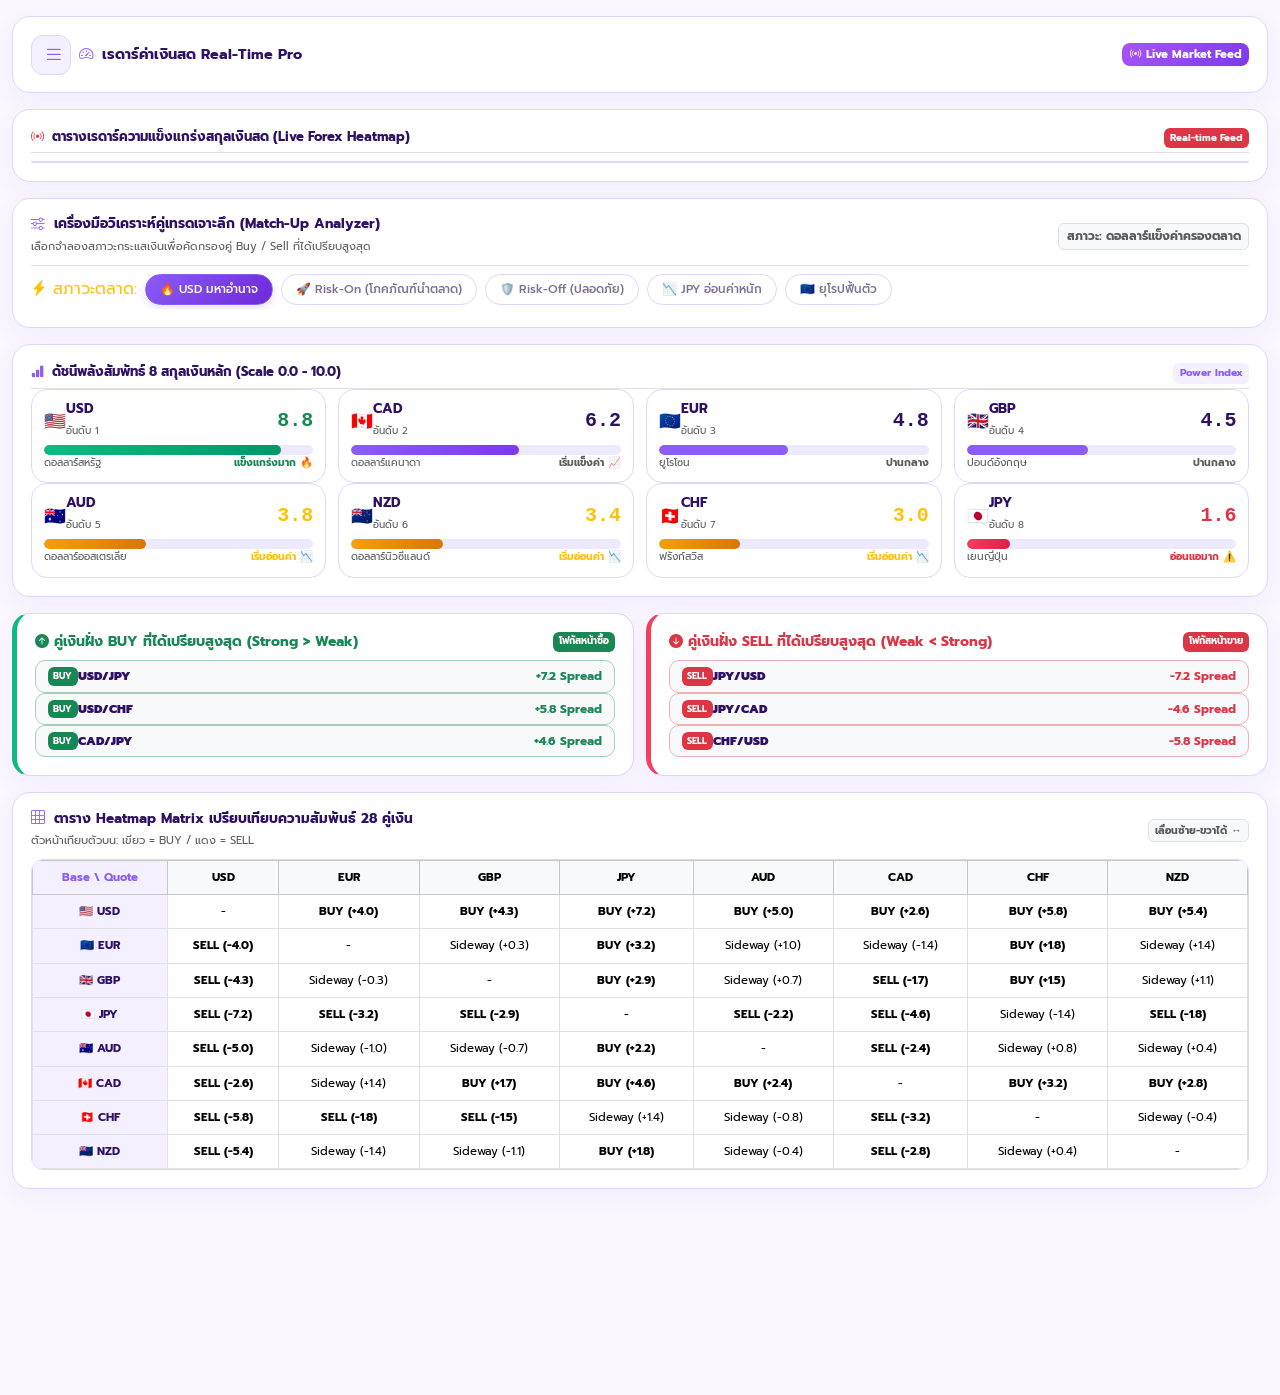
<file: strength-meter.html>
<!DOCTYPE html>
<html lang="th">
<head>
  <meta charset="UTF-8">
  <meta name="viewport" content="width=device-width, initial-scale=1.0, maximum-scale=1.0, user-scalable=no">
  <title>เรดาร์วัดความแข็งแกร่งค่าเงินสด Real-Time - Currency Strength Radar Pro</title>

  <!-- Bootstrap 5 CSS & Icons -->
  <link href="https://cdn.jsdelivr.net/npm/bootstrap@5.3.3/dist/css/bootstrap.min.css" rel="stylesheet">
  <link href="https://cdn.jsdelivr.net/npm/bootstrap-icons@1.11.3/font/bootstrap-icons.css" rel="stylesheet">
  <!-- Google Font: Prompt -->
  <link rel="preconnect" href="https://fonts.googleapis.com">
  <link rel="preconnect" href="https://fonts.gstatic.com" crossorigin>
  <link href="https://fonts.googleapis.com/css2?family=Prompt:wght@300;400;500;600;700&display=swap" rel="stylesheet">
  <link rel="stylesheet" href="style.css">

  <style>
    .strength-card {
      background: #ffffff;
      border: 1px solid var(--purple-border);
      border-radius: 16px;
      padding: 12px;
      transition: all 0.2s ease;
      height: 100%;
    }
    .strength-card:hover {
      border-color: var(--primary-purple);
      box-shadow: 0 4px 14px var(--purple-glow);
    }
    .strength-bar-bg {
      height: 10px;
      background: #ede9fe;
      border-radius: 6px;
      overflow: hidden;
      width: 100%;
      position: relative;
    }
    .strength-bar-fill {
      height: 100%;
      border-radius: 6px;
      transition: width 0.4s cubic-bezier(0.4, 0, 0.2, 1);
    }
    .control-row {
      display: flex;
      align-items: center;
      gap: 8px;
      overflow-x: auto;
      white-space: nowrap;
      -webkit-overflow-scrolling: touch;
      scrollbar-width: none;
      padding-bottom: 4px;
    }
    .control-row::-webkit-scrollbar { display: none; }

    .pair-badge {
      padding: 6px 12px;
      border-radius: 10px;
      font-size: 0.75rem;
      font-weight: 600;
      display: flex;
      justify-content: space-between;
      align-items: center;
      gap: 8px;
    }
    .table-scroll-container {
      width: 100%;
      overflow-x: auto !important;
      -webkit-overflow-scrolling: touch;
      border-radius: 12px;
      border: 1px solid var(--purple-border);
    }
    .matrix-table {
      min-width: 620px !important;
      margin-bottom: 0 !important;
      background: #ffffff;
    }
    .matrix-table th, .matrix-table td {
      vertical-align: middle;
      text-align: center;
      padding: 8px 6px !important;
      font-size: 0.72rem;
    }
    .matrix-cell-pos {
      background-color: #f0fdf4;
      color: #15803d;
      font-weight: 700;
    }
    .matrix-cell-neg {
      background-color: #fff1f2;
      color: #b91c1c;
      font-weight: 700;
    }
    .matrix-cell-neutral {
      background-color: #f8fafc;
      color: #94a3b8;
    }
  </style>
</head>
<body>

  <!-- ==================== TOP HEADER ==================== -->
  <header class="container pt-3">
    <div class="base-card d-flex justify-content-between align-items-center flex-wrap gap-2">
      <div class="d-flex align-items-center gap-2">
        <button class="btn btn-hamburger" type="button" data-bs-toggle="offcanvas" data-bs-target="#sidebarMenu">
          <i class="bi bi-list fs-5"></i>
        </button>
        <span class="fw-bold" style="font-size: 0.9rem; color: var(--text-main);">
          <i class="bi bi-speedometer2 me-1" style="color: var(--primary-purple);"></i> เรดาร์ค่าเงินสด Real-Time Pro
        </span>
      </div>

      <span class="badge px-2.5 py-1.5 rounded-3 text-white" style="background: linear-gradient(135deg, #a855f7, #7c3aed); font-size: 0.72rem;">
        <i class="bi bi-broadcast me-1"></i> Live Market Feed
      </span>
    </div>
  </header>

  <!-- ==================== OFFCANVAS SIDEBAR ==================== -->
  <div class="offcanvas offcanvas-start text-light" tabindex="-1" id="sidebarMenu" style="width: 350px;">
    <div class="offcanvas-header border-bottom bg-light">
      <h6 class="offcanvas-title fw-bold mb-0" style="color: var(--text-main);">
        <i class="bi bi-grid-fill me-1" style="color: var(--primary-purple);"></i> สารบัญระบบเทรดครบวงจร
      </h6>
      <button type="button" class="btn-close" data-bs-dismiss="offcanvas"></button>
    </div>
    <div class="offcanvas-body p-3"></div>
  </div>

  <!-- ==================== MAIN CONTENT ==================== -->
  <main class="container mt-3">

    <!-- 1. ตารางเรดาร์ความแข็งแกร่งสดจาก TradingView (Live Forex Heatmap Widget) -->
    <div class="base-card mb-3 bg-white">
      <div class="d-flex justify-content-between align-items-center mb-2 pb-1 border-bottom">
        <strong style="font-size: 0.82rem; color: var(--text-main);">
          <i class="bi bi-broadcast me-1 text-danger"></i> ตารางเรดาร์ความแข็งแกร่งสกุลเงินสด (Live Forex Heatmap)
        </strong>
        <span class="badge bg-danger text-white" style="font-size: 0.62rem;">Real-time Feed</span>
      </div>

      <div style="width: 100%; border-radius: 12px; overflow: hidden; border: 1px solid var(--purple-border);">
        <!-- TradingView Widget BEGIN -->
        <div class="tradingview-widget-container">
          <div class="tradingview-widget-container__widget"></div>
          <script type="text/javascript" src="https://s3.tradingview.com/external-embedding/embed-widget-forex-heat-map.js" async>
          {
            "width": "100%",
            "height": "400",
            "currencies": [
              "EUR",
              "USD",
              "JPY",
              "GBP",
              "CHF",
              "AUD",
              "CAD",
              "NZD"
            ],
            "isTransparent": false,
            "colorTheme": "light",
            "locale": "th_TH"
          }
          </script>
        </div>
        <!-- TradingView Widget END -->
      </div>
    </div>

    <!-- 2. แผงควบคุมจำลองสภาวะตลาด & คำนวณคู่เทรด (Interactive Analysis Engine) -->
    <div class="base-card mb-3">
      <div class="d-flex justify-content-between align-items-center flex-wrap gap-2 mb-2 pb-2 border-bottom">
        <div>
          <h6 class="fw-bold mb-0" style="font-size: 0.85rem; color: var(--text-main);">
            <i class="bi bi-sliders me-1" style="color: var(--primary-purple);"></i> เครื่องมือวิเคราะห์คู่เทรดเจาะลึก (Match-Up Analyzer)
          </h6>
          <small class="text-muted" style="font-size: 0.7rem;">เลือกจำลองสภาวะกระแสเงินเพื่อคัดกรองคู่ Buy / Sell ที่ได้เปรียบสูงสุด</small>
        </div>
        <span class="badge bg-light text-muted border" id="active-scenario-tag">สภาวะ: ดอลลาร์แข็งค่าครองตลาด</span>
      </div>

      <div class="control-row">
        <span class="control-label text-warning"><i class="bi bi-lightning-charge-fill"></i> สภาวะตลาด:</span>
        <button class="cat-btn active" onclick="applyScenario('usd_strong', this)">🔥 USD มหาอำนาจ</button>
        <button class="cat-btn" onclick="applyScenario('risk_on', this)">🚀 Risk-On (โภคภัณฑ์นำตลาด)</button>
        <button class="cat-btn" onclick="applyScenario('risk_off', this)">🛡️ Risk-Off (ปลอดภัย)</button>
        <button class="cat-btn" onclick="applyScenario('jpy_weak', this)">📉 JPY อ่อนค่าหนัก</button>
        <button class="cat-btn" onclick="applyScenario('eur_gbp_rally', this)">🇪🇺 ยุโรปฟื้นตัว</button>
      </div>
    </div>

    <!-- 3. มาตรวัดพลัง 8 สกุลเงิน & ตัวช่วยจับคู่ -->
    <div class="base-card mb-3 bg-white">
      <div class="d-flex justify-content-between align-items-center mb-2.5 pb-1 border-bottom">
        <strong style="font-size: 0.82rem; color: var(--text-main);">
          <i class="bi bi-bar-chart-fill me-1" style="color: var(--primary-purple);"></i> ดัชนีพลังสัมพัทธ์ 8 สกุลเงินหลัก (Scale 0.0 - 10.0)
        </strong>
        <span class="badge" style="background-color: var(--purple-soft); color: var(--primary-purple); font-size: 0.65rem;">
          Power Index
        </span>
      </div>

      <div class="row g-2.5" id="strengthMetersContainer"></div>
    </div>

    <!-- 4. แนะนำคู่จับคู่ BUY / SELL ที่ได้เปรียบสุด -->
    <div class="row g-3 mb-3">
      <div class="col-md-6">
        <div class="base-card h-100" style="border-left: 5px solid #10b981;">
          <div class="d-flex justify-content-between align-items-center mb-2">
            <strong class="text-success small"><i class="bi bi-arrow-up-circle-fill"></i> คู่เงินฝั่ง BUY ที่ได้เปรียบสูงสุด (Strong > Weak)</strong>
            <span class="badge bg-success text-white" style="font-size: 0.6rem;">โฟกัสหน้าซื้อ</span>
          </div>
          <div class="space-y-1.5" id="topBuyList"></div>
        </div>
      </div>

      <div class="col-md-6">
        <div class="base-card h-100" style="border-left: 5px solid #f43f5e;">
          <div class="d-flex justify-content-between align-items-center mb-2">
            <strong class="text-danger small"><i class="bi bi-arrow-down-circle-fill"></i> คู่เงินฝั่ง SELL ที่ได้เปรียบสูงสุด (Weak < Strong)</strong>
            <span class="badge bg-danger text-white" style="font-size: 0.6rem;">โฟกัสหน้าขาย</span>
          </div>
          <div class="space-y-1.5" id="topSellList"></div>
        </div>
      </div>
    </div>

    <!-- 5. ตาราง Heatmap Matrix 28 คู่เงิน -->
    <div class="base-card mb-3 bg-white">
      <div class="d-flex justify-content-between align-items-center mb-2">
        <div>
          <h6 class="fw-bold mb-0" style="font-size: 0.85rem; color: var(--text-main);">
            <i class="bi bi-grid-3x3 me-1" style="color: var(--primary-purple);"></i> ตาราง Heatmap Matrix เปรียบเทียบความสัมพันธ์ 28 คู่เงิน
          </h6>
          <small class="text-muted" style="font-size: 0.7rem;">ตัวหน้าเทียบตัวบน: เขียว = BUY / แดง = SELL</small>
        </div>
        <span class="badge bg-light text-muted border" style="font-size: 0.65rem;">เลื่อนซ้าย-ขวาได้ ↔️</span>
      </div>

      <div class="table-scroll-container">
        <table class="table table-bordered matrix-table">
          <thead class="table-light">
            <tr>
              <th style="background-color: var(--purple-soft); color: var(--primary-purple); font-weight: 700;">Base \ Quote</th>
              <th>USD</th>
              <th>EUR</th>
              <th>GBP</th>
              <th>JPY</th>
              <th>AUD</th>
              <th>CAD</th>
              <th>CHF</th>
              <th>NZD</th>
            </tr>
          </thead>
          <tbody id="matrixTableBody"></tbody>
        </table>
      </div>
    </div>

  </main>

  <!-- JS SCRIPTS -->
  <script src="https://cdn.jsdelivr.net/npm/bootstrap@5.3.3/dist/js/bootstrap.bundle.min.js"></script>
  <script src="workspace-core.js"></script>

  <script>
    const scenarios = {
      usd_strong: {
        title: "สภาวะ: ดอลลาร์แข็งค่าครองตลาด (USD Dominance)",
        scores: { USD: 8.8, CAD: 6.2, EUR: 4.8, GBP: 4.5, AUD: 3.8, NZD: 3.4, CHF: 3.0, JPY: 1.6 }
      },
      risk_on: {
        title: "สภาวะ: Risk-On เงินไหลเข้าโภคภัณฑ์ (Commodity Rally)",
        scores: { AUD: 8.9, NZD: 8.4, CAD: 7.6, GBP: 6.0, EUR: 5.5, USD: 3.5, CHF: 2.8, JPY: 1.4 }
      },
      risk_off: {
        title: "สภาวะ: Risk-Off กังวลสงคราม/วิกฤต (Safe Haven Flight)",
        scores: { JPY: 8.7, CHF: 8.2, USD: 7.9, EUR: 4.2, GBP: 3.6, CAD: 3.1, AUD: 2.0, NZD: 1.8 }
      },
      jpy_weak: {
        title: "สภาวะ: เยนอ่อนค่ารุนแรง ดอกเบี้ยติดลบ (Yen Dump)",
        scores: { USD: 8.4, GBP: 8.1, EUR: 7.5, AUD: 7.0, CAD: 6.8, NZD: 6.2, CHF: 5.5, JPY: 1.0 }
      },
      eur_gbp_rally: {
        title: "สภาวะ: ฝั่งยุโรปฟื้นตัวแข็งแกร่ง (European Breakout)",
        scores: { EUR: 8.6, GBP: 8.3, CHF: 6.4, USD: 5.0, CAD: 4.6, AUD: 3.9, NZD: 3.5, JPY: 2.1 }
      }
    };

    let currentScores = { ...scenarios.usd_strong.scores };
    const currencyInfo = {
      USD: { name: "ดอลลาร์สหรัฐ", flag: "🇺🇸" },
      EUR: { name: "ยูโรโซน", flag: "🇪🇺" },
      GBP: { name: "ปอนด์อังกฤษ", flag: "🇬🇧" },
      JPY: { name: "เยนญี่ปุ่น", flag: "🇯🇵" },
      AUD: { name: "ดอลลาร์ออสเตรเลีย", flag: "🇦🇺" },
      CAD: { name: "ดอลลาร์แคนาดา", flag: "🇨🇦" },
      CHF: { name: "ฟรังก์สวิส", flag: "🇨🇭" },
      NZD: { name: "ดอลลาร์นิวซีแลนด์", flag: "🇳🇿" }
    };

    function applyScenario(scKey, btn) {
      document.querySelectorAll('.control-row button').forEach(b => b.classList.remove('active'));
      if (btn) btn.classList.add('active');

      const sc = scenarios[scKey] || scenarios.usd_strong;
      currentScores = { ...sc.scores };
      document.getElementById('active-scenario-tag').innerText = sc.title;

      renderAll();
    }

    function renderStrengthMeters() {
      const container = document.getElementById('strengthMetersContainer');
      const sorted = Object.keys(currentScores).sort((a, b) => currentScores[b] - currentScores[a]);

      container.innerHTML = sorted.map((cur, rank) => {
        const val = currentScores[cur];
        const info = currencyInfo[cur];
        const pct = (val / 10) * 100;
        
        let statusBadge = "ปานกลาง";
        let barColor = "background-color: var(--primary-purple);";
        let textColor = "color: var(--primary-purple);";

        if (val >= 7.5) {
          statusBadge = "แข็งแกร่งมาก 🔥";
          barColor = "background: linear-gradient(90deg, #10b981, #059669);";
          textColor = "text-success";
        } else if (val >= 5.5) {
          statusBadge = "เริ่มแข็งค่า 📈";
          barColor = "background: linear-gradient(90deg, #8b5cf6, #7c3aed);";
          textColor = "color: var(--primary-purple);";
        } else if (val <= 2.5) {
          statusBadge = "อ่อนแอมาก ⚠️";
          barColor = "background: linear-gradient(90deg, #f43f5e, #e11d48);";
          textColor = "text-danger";
        } else if (val <= 4.0) {
          statusBadge = "เริ่มอ่อนค่า 📉";
          barColor = "background: linear-gradient(90deg, #f59e0b, #d97706);";
          textColor = "text-warning";
        }

        return `
          <div class="col-6 col-md-3">
            <div class="strength-card">
              <div class="d-flex justify-content-between align-items-center mb-1">
                <div class="d-flex align-items-center gap-1.5">
                  <span style="font-size: 1.1rem;">${info.flag}</span>
                  <div>
                    <strong class="d-block" style="color: var(--text-main); font-size: 0.85rem; line-height: 1.1;">${cur}</strong>
                    <small class="text-muted" style="font-size: 0.62rem;">อันดับ ${rank + 1}</small>
                  </div>
                </div>
                <span class="fs-5 fw-bold ${textColor}" style="font-family: monospace;">${val.toFixed(1)}</span>
              </div>

              <div class="strength-bar-bg my-1.5">
                <div class="strength-bar-fill" style="width: ${pct}%; ${barColor}"></div>
              </div>

              <div class="d-flex justify-content-between align-items-center text-muted" style="font-size: 0.65rem;">
                <span>${info.name}</span>
                <span class="fw-bold ${textColor}">${statusBadge}</span>
              </div>
            </div>
          </div>
        `;
      }).join('');
    }

    function renderMatchUps() {
      const sorted = Object.keys(currentScores).sort((a, b) => currentScores[b] - currentScores[a]);
      const strongest = sorted.slice(0, 2);
      const weakest = sorted.slice(-2).reverse();

      const buyList = document.getElementById('topBuyList');
      const sellList = document.getElementById('topSellList');

      const buyPairs = [
        { pair: `${strongest[0]}/${weakest[0]}`, diff: (currentScores[strongest[0]] - currentScores[weakest[0]]).toFixed(1) },
        { pair: `${strongest[0]}/${weakest[1]}`, diff: (currentScores[strongest[0]] - currentScores[weakest[1]]).toFixed(1) },
        { pair: `${strongest[1]}/${weakest[0]}`, diff: (currentScores[strongest[1]] - currentScores[weakest[0]]).toFixed(1) }
      ];

      buyList.innerHTML = buyPairs.map(p => `
        <div class="pair-badge bg-light border border-success-subtle">
          <div class="d-flex align-items-center gap-1.5">
            <span class="badge bg-success text-white">BUY</span>
            <strong style="color: var(--text-main);">${p.pair}</strong>
          </div>
          <span class="text-success fw-bold">+${p.diff} Spread</span>
        </div>
      `).join('');

      const sellPairs = [
        { pair: `${weakest[0]}/${strongest[0]}`, diff: (currentScores[weakest[0]] - currentScores[strongest[0]]).toFixed(1) },
        { pair: `${weakest[0]}/${strongest[1]}`, diff: (currentScores[weakest[0]] - currentScores[strongest[1]]).toFixed(1) },
        { pair: `${weakest[1]}/${strongest[0]}`, diff: (currentScores[weakest[1]] - currentScores[strongest[0]]).toFixed(1) }
      ];

      sellList.innerHTML = sellPairs.map(p => `
        <div class="pair-badge bg-light border border-danger-subtle">
          <div class="d-flex align-items-center gap-1.5">
            <span class="badge bg-danger text-white">SELL</span>
            <strong style="color: var(--text-main);">${p.pair}</strong>
          </div>
          <span class="text-danger fw-bold">${p.diff} Spread</span>
        </div>
      `).join('');
    }

    function renderMatrixTable() {
      const currencies = ["USD", "EUR", "GBP", "JPY", "AUD", "CAD", "CHF", "NZD"];
      const tbody = document.getElementById('matrixTableBody');

      tbody.innerHTML = currencies.map(base => {
        return `
          <tr>
            <td class="fw-bold" style="background-color: var(--purple-soft); color: var(--text-main);">${currencyInfo[base].flag} ${base}</td>
            ${currencies.map(quote => {
              if (base === quote) return `<td class="matrix-cell-neutral">-</td>`;
              const diff = (currentScores[base] - currentScores[quote]);
              if (diff >= 1.5) return `<td class="matrix-cell-pos">BUY (+${diff.toFixed(1)})</td>`;
              else if (diff <= -1.5) return `<td class="matrix-cell-neg">SELL (${diff.toFixed(1)})</td>`;
              else return `<td class="matrix-cell-neutral">Sideway (${diff > 0 ? '+' : ''}${diff.toFixed(1)})</td>`;
            }).join('')}
          </tr>
        `;
      }).join('');
    }

    function renderAll() {
      renderStrengthMeters();
      renderMatchUps();
      renderMatrixTable();
    }

    document.addEventListener('DOMContentLoaded', () => {
      renderAll();
    });
  </script>
</body>
</html>
</file>
<file: style.css>
:root {
  --primary-purple: #8b5cf6;
  --primary-purple-hover: #7c3aed;
  --purple-soft: #f5f0ff;
  --purple-light: #ede9fe;
  --purple-border: #ddd6fe;
  --purple-glow: rgba(139, 92, 246, 0.2);
  --bg-body: #faf7ff;
  --card-bg: #ffffff;
  --text-main: #2e1065;
  --text-muted: #7c6f93;
  --bull-green: #10b981;
  --bear-red: #f43f5e;
  --cute-shadow: 0 8px 24px rgba(139, 92, 246, 0.06);
}

/* ================= 1. ป้องกันจอล้น & บังคับตัดคำทั่วทั้งระบบ ================= */
*, *::before, *::after {
  box-sizing: border-box;
  min-width: 0;
}

html, body {
  width: 100%;
  max-width: 100%;
  overflow-x: hidden !important;
  background-color: var(--bg-body);
  font-family: 'Prompt', sans-serif;
  color: var(--text-main);
  padding-bottom: 95px;
  -webkit-text-size-adjust: 100%;
}

/* ป้องกันตัวหนังสือและโค้ดยาวทะลุขอบ */
p, span, strong, small, div, label, td, th, h1, h2, h3, h4, h5, h6, a, li {
  word-break: break-word !important;
  overflow-wrap: anywhere !important;
  word-wrap: break-word !important;
}

code {
  color: var(--primary-purple-hover);
  font-size: 0.85em;
  background-color: var(--purple-soft);
  padding: 2px 6px;
  border-radius: 6px;
  word-break: break-all !important;
  white-space: pre-wrap !important;
}

/* ป้องกัน Flex และ Grid ขยายทะลุหน้าจอ */
.row {
  margin-left: -6px;
  margin-right: -6px;
}

.row > * {
  padding-left: 6px;
  padding-right: 6px;
  min-width: 0 !important;
}

.container {
  width: 100%;
  max-width: 100%;
  padding-left: 12px;
  padding-right: 12px;
}

/* ================= 2. การ์ดและกล่องเนื้อหา ================= */
.base-card {
  background-color: var(--card-bg);
  border: 1px solid var(--purple-border);
  border-radius: 18px;
  padding: 1.1rem;
  box-shadow: var(--cute-shadow);
  width: 100%;
  max-width: 100%;
  overflow: hidden;
}

.lesson-box {
  background-color: #ffffff;
  border: 1px solid var(--purple-border);
  border-left: 5px solid var(--primary-purple);
  border-radius: 16px;
  padding: 1.15rem;
  margin-bottom: 1.1rem;
  box-shadow: 0 4px 12px rgba(139, 92, 246, 0.03);
  width: 100%;
  max-width: 100%;
}

.example-box {
  background-color: var(--purple-soft);
  border: 1.5px dashed var(--purple-border);
  border-radius: 14px;
  padding: 0.9rem;
  margin-top: 0.75rem;
  width: 100%;
}

/* ================= 3. ตาราง & สารบัญ ================= */
.table-responsive {
  width: 100% !important;
  max-width: 100% !important;
  overflow-x: auto !important;
  -webkit-overflow-scrolling: touch;
  margin-bottom: 0.5rem;
  border-radius: 10px;
}

table {
  width: 100% !important;
  margin-bottom: 0;
}

/* ================= 4. ปุ่ม & แถบนำทาง ================= */
.badge {
  white-space: normal !important;
  line-height: 1.35;
  display: inline-flex;
  align-items: center;
  justify-content: center;
}

.btn-hamburger {
  background-color: var(--purple-soft);
  color: var(--primary-purple);
  border: 1px solid var(--purple-border);
  width: 40px;
  height: 40px;
  border-radius: 12px;
  display: flex;
  align-items: center;
  justify-content: center;
  flex-shrink: 0;
  transition: all 0.2s ease;
}
.btn-hamburger:hover {
  background-color: var(--primary-purple);
  color: #ffffff;
  box-shadow: 0 4px 12px var(--purple-glow);
}

.btn-purple-action {
  background: linear-gradient(135deg, #a855f7, #7c3aed);
  color: white;
  border: none;
  border-radius: 14px;
  font-weight: 500;
  padding: 8px 16px;
  transition: 0.25s ease;
  box-shadow: 0 4px 12px var(--purple-glow);
  width: 100%;
}
.btn-purple-action:hover {
  background: linear-gradient(135deg, #9333ea, #6d28d9);
  color: white;
  transform: translateY(-1px);
}

/* แถบเลื่อนแนวนอน */
.horizontal-scroll {
  display: flex;
  gap: 6px;
  overflow-x: auto !important;
  white-space: nowrap;
  padding: 4px 2px 8px 2px;
  -webkit-overflow-scrolling: touch;
  scrollbar-width: none;
  width: 100%;
}
.horizontal-scroll::-webkit-scrollbar { display: none; }

/* ปุ่มแคปซูล Pill */
.cat-btn, .indi-pill, .candle-pill, .news-pill {
  border-radius: 50px;
  font-size: 0.74rem;
  font-weight: 500;
  padding: 6px 14px;
  border: 1px solid var(--purple-border);
  background-color: #ffffff;
  color: var(--text-muted);
  flex-shrink: 0;
  transition: all 0.2s ease;
  cursor: pointer;
}

.cat-btn.active, .indi-pill.active, .candle-pill.active, .news-pill.active {
  background: linear-gradient(135deg, #8b5cf6, #6d28d9);
  color: #ffffff;
  border-color: var(--primary-purple);
  box-shadow: 0 3px 10px var(--purple-glow);
}

/* ================= 5. กล่องไดอะแกรม SVG & เกจวัด ================= */
.diagram-container {
  background: #201033;
  border-radius: 16px;
  padding: 10px;
  display: flex;
  justify-content: center;
  align-items: center;
  border: 1.5px solid #3b2269;
  min-height: 200px;
  width: 100%;
  max-width: 100%;
  overflow: hidden;
}
.diagram-container svg {
  width: 100%;
  height: auto;
  max-height: 210px;
}

.metric-bar {
  height: 8px;
  border-radius: 4px;
  background-color: var(--purple-light);
  overflow: hidden;
  width: 100%;
}

.step-badge {
  width: 22px;
  height: 22px;
  border-radius: 50%;
  background: linear-gradient(135deg, #a855f7, #7c3aed);
  color: white;
  display: inline-flex;
  align-items: center;
  justify-content: center;
  font-size: 0.7rem;
  font-weight: bold;
  flex-shrink: 0;
}

.structure-tag {
  font-size: 0.72rem;
  font-weight: bold;
  padding: 2px 6px;
  border-radius: 6px;
}

.timeline-bar {
  height: 12px;
  background: var(--purple-light);
  border-radius: 10px;
  position: relative;
  overflow: hidden;
  width: 100%;
}

.timeline-progress {
  height: 100%;
  background: linear-gradient(90deg, #c084fc, #7c3aed);
  border-radius: 10px;
  transition: width 0.5s ease;
}

/* ================= 6. แถบนำทางล่าง (Bottom Navbar) ================= */
.bottom-nav {
  position: fixed;
  bottom: 0;
  left: 0;
  right: 0;
  height: 68px;
  background: rgba(255, 255, 255, 0.96);
  backdrop-filter: blur(12px);
  border-top: 1px solid var(--purple-border);
  display: flex;
  justify-content: space-around;
  align-items: center;
  z-index: 1030;
  box-shadow: 0 -4px 20px rgba(139, 92, 246, 0.08);
}

.nav-item-btn {
  color: var(--text-muted);
  font-size: 0.72rem;
  cursor: pointer;
  flex: 1;
  border: none;
  background: none;
  display: flex;
  flex-direction: column;
  align-items: center;
  justify-content: center;
  transition: all 0.2s ease;
  padding: 0;
}
.nav-item-btn i {
  font-size: 1.25rem;
  margin-bottom: 2px;
}
.nav-item-btn.active {
  color: var(--primary-purple);
  font-weight: 600;
}
.nav-item-btn.active i {
  transform: translateY(-2px);
}
</file>
